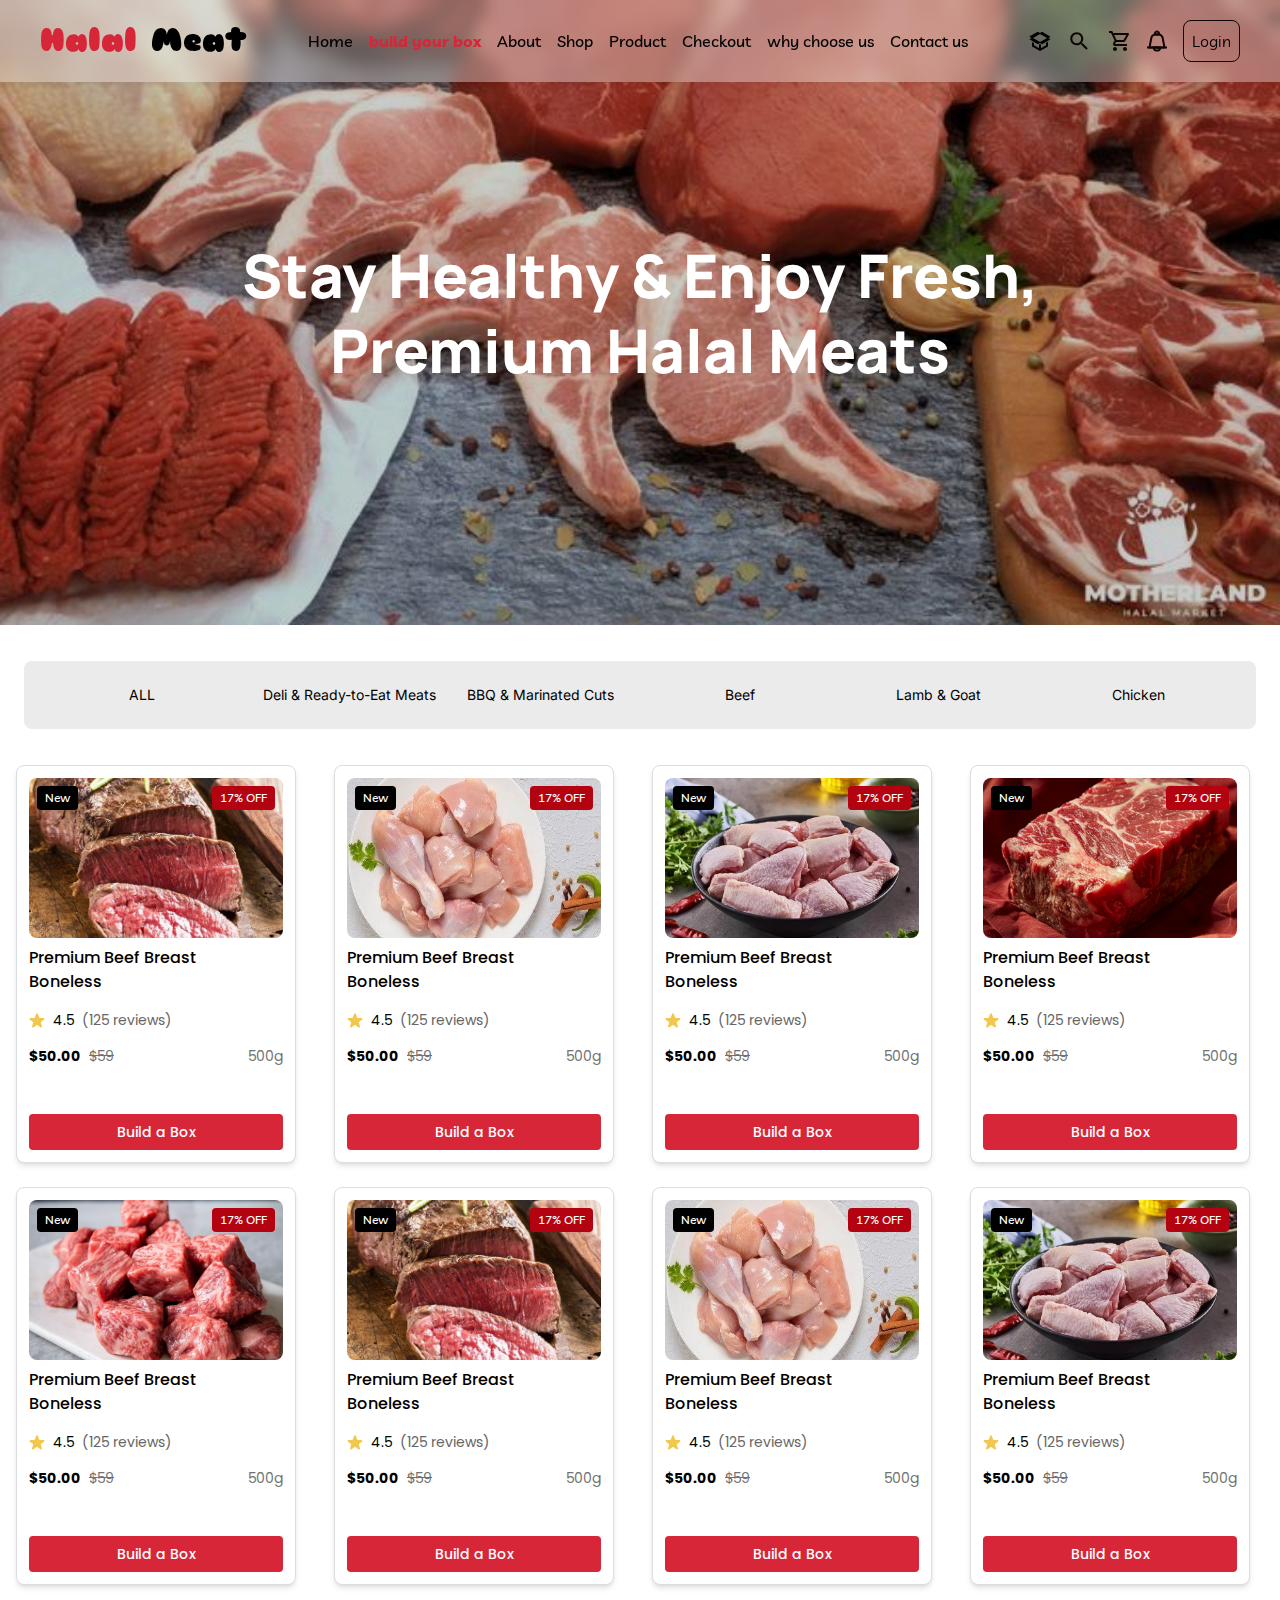
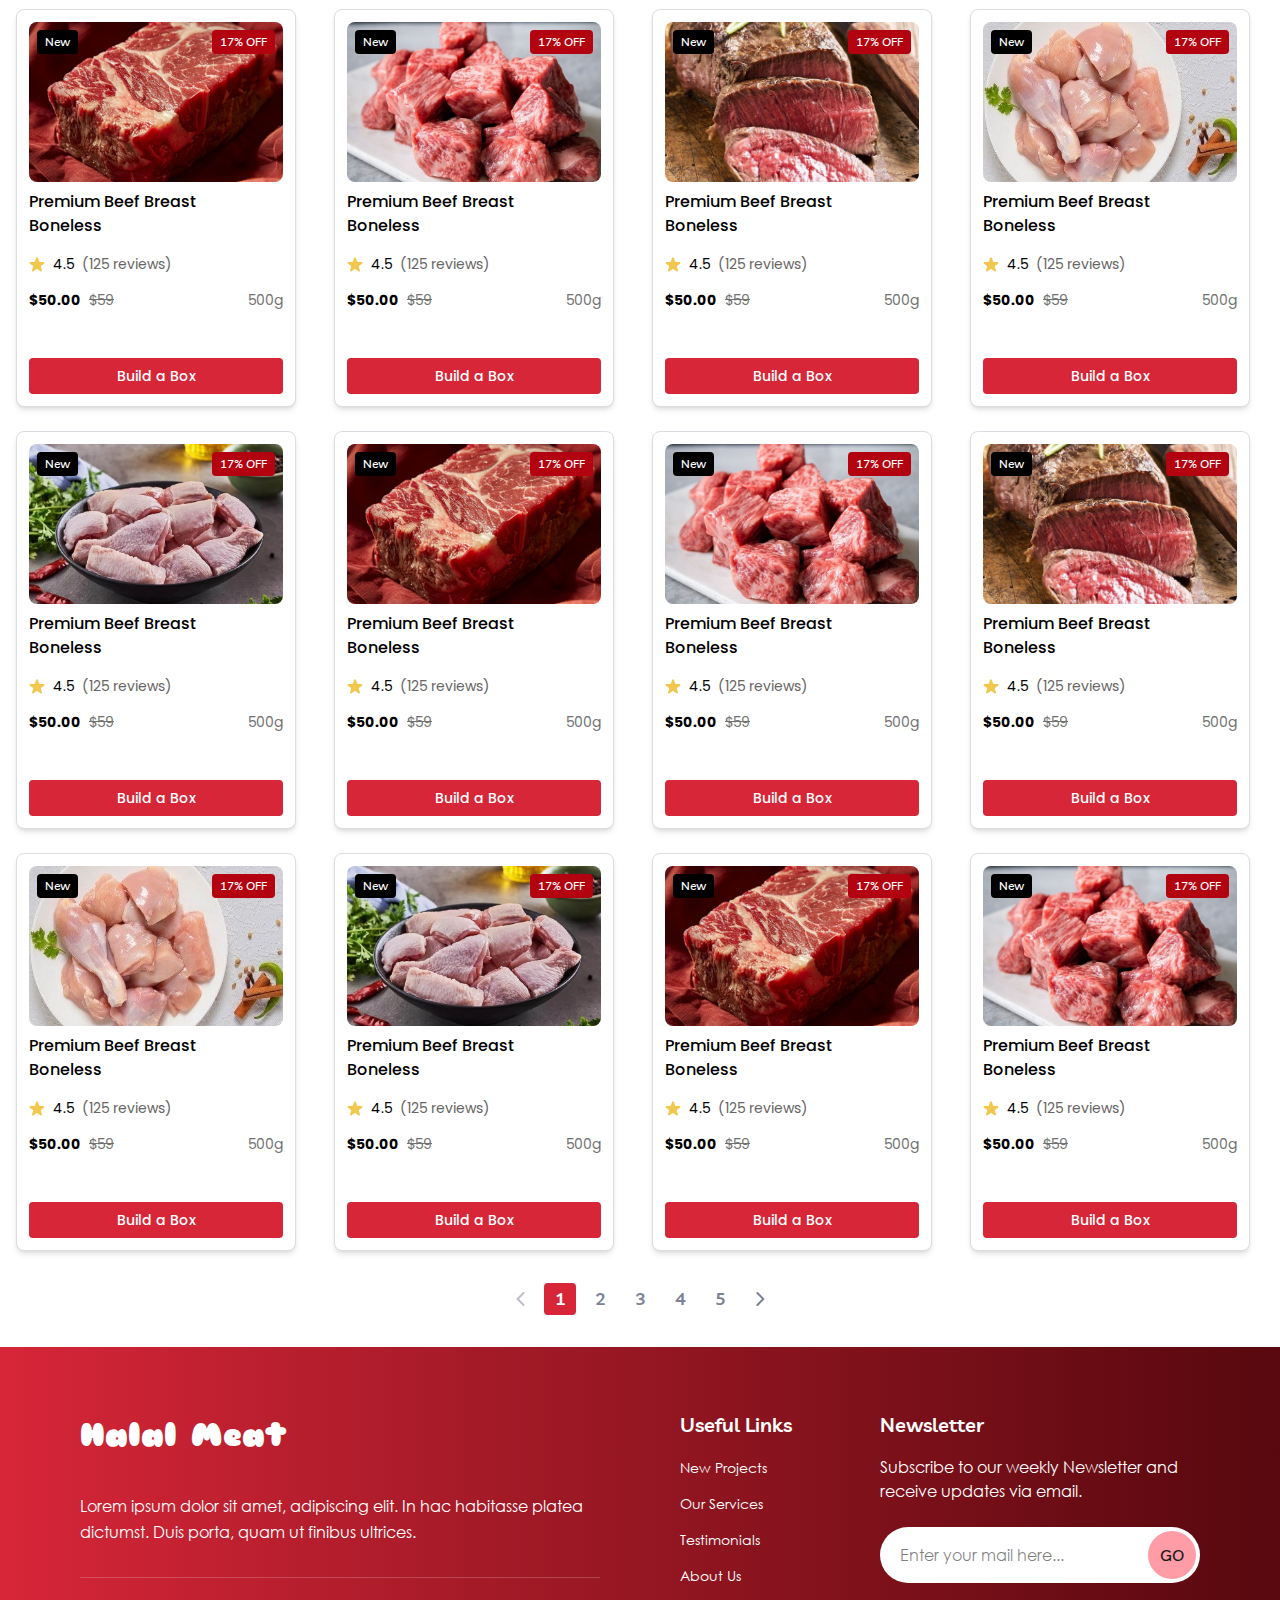
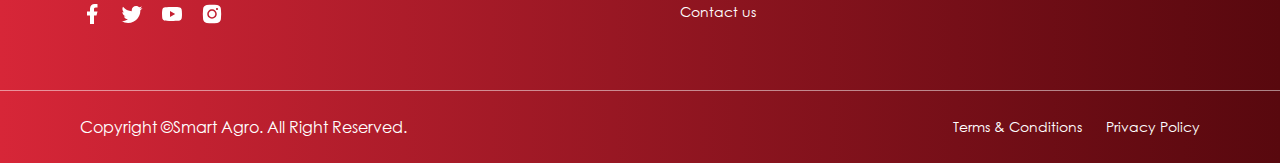
<file: src/build-your-box.html>
<!DOCTYPE html>
<html lang="en">

<head>
    <meta charset="UTF-8">
    <meta name="viewport" content="width=device-width, initial-scale=1.0">
    <title>Halal Meat - Build Your Box</title>
    <link href="./output.css" rel="stylesheet">
    <style>
        .hero-bg {
            background-image:
                linear-gradient(to right, #7BC055 0%, #022700 100%),
                url('./src/assets/images/product-bg.png');
            background-position: center;
            background-blend-mode: screen;
            backdrop-filter: opacity(0.7);
        }

        .product-card {
            transition: all 0.3s ease;
        }

        .product-card:hover {
            transform: translateY(-2px);
            box-shadow: 0 10px 25px rgba(0, 0, 0, 0.1);
        }

        .category-btn {
            transition: all 0.2s ease;
            background-color: transparent;
            color: black;
        }

        .category-btn:hover {
            background-color: #D72638;
            color: white;
        }

        .category-btn.active {
            background-color: #D72638;
            color: white;
        }
    </style>
</head>

<body class="2xl:max-w-[3000px] mx-auto font-livvic min-h-screen">
    <!-- Header -->
    <header class="fixed top-0 left-0 right-0 z-50 bg-[#ffffff58] backdrop-blur-sm shadow-[0_4px_4px_#0000000D]">
        <div class="px-10 py-4">
            <div class="flex items-center justify-between">
                <!-- Logo -->
                <a href="./index.html" class="cursor-pointer">
                    <h1 class="font-extrabold text-lg lg:text-[32px] text-[#D72638] font-sniglet">
                        Halal <span class="text-black">Meat</span>
                    </h1>
                </a>

                <!-- Navigation -->
                <nav id="mobile-menu" class="hidden xl:flex items-center space-x-4 2xl:space-x-8 font-medium text-base">
                    <a href="./index.html" class="text-black hover:text-white/80 transition-colors">Home</a>
                    <a href="./build-your-box.html"
                        class="text-[#D72638] hover:text-white/80 transition-colors font-bold">build your
                        box</a>
                    <a href="./about.html" class="text-black hover:text-white/80 transition-colors">About</a>
                    <a href="./shop.html" class="text-black hover:text-white/80 transition-colors">Shop</a>
                    <a href="./products.html" class="text-black hover:text-white/80 transition-colors">Product</a>
                    <a href="./checkout.html" class="text-black hover:text-white/80 transition-colors">Checkout</a>
                    <a href="./why-choose-us.html" class="text-black hover:text-white/80 transition-colors">why choose
                        us</a>
                    <a href="./contact.html" class="text-black hover:text-white/80 transition-colors">Contact us</a>
                </nav>

                <div class="hidden xl:flex items-center justify-between gap-4 2xl:gap-8">
                    <a href="./build-your-box.html">
                        <svg width="22" height="20" viewBox="0 0 22 20" fill="none" xmlns="http://www.w3.org/2000/svg">
                            <path
                                d="M18.9995 10.8413L19.0005 15.5003L11.0005 20.0003L3.00045 15.5003L2.99947 10.9183L4.99948 12.0873L5.00047 14.3303L10.0005 17.1423L9.99945 13.6723L11.0074 13.0541L11.9995 13.6643L12.0005 17.1423L17.0005 14.3293L16.9995 12.0093L18.9995 10.8413ZM8.75136 0.704102L10.9728 2.01613L11.0005 2.00029L11.0128 2.00713L13.1166 0.76532L21.5262 5.66699L19.4148 6.96313L21.5265 8.20968L13.0647 13.1512L11.0018 11.8841L8.87417 13.1918L0.412391 8.25027L2.5708 6.97513L0.341797 5.60582L8.75136 0.704102ZM18.0755 7.0003L10.9955 3.1063L4.05791 7.0003L10.9955 10.8943L18.0755 7.0003Z"
                                fill="black" />
                        </svg>
                    </a>
                    <button>
                        <svg width="24" height="24" viewBox="0 0 24 24" fill="none" xmlns="http://www.w3.org/2000/svg">
                            <path
                                d="M15.7549 14.2549H14.9649L14.6849 13.9849C15.6649 12.8449 16.2549 11.3649 16.2549 9.75488C16.2549 6.16488 13.3449 3.25488 9.75488 3.25488C6.16488 3.25488 3.25488 6.16488 3.25488 9.75488C3.25488 13.3449 6.16488 16.2549 9.75488 16.2549C11.3649 16.2549 12.8449 15.6649 13.9849 14.6849L14.2549 14.9649V15.7549L19.2549 20.7449L20.7449 19.2549L15.7549 14.2549ZM9.75488 14.2549C7.26488 14.2549 5.25488 12.2449 5.25488 9.75488C5.25488 7.26488 7.26488 5.25488 9.75488 5.25488C12.2449 5.25488 14.2549 7.26488 14.2549 9.75488C14.2549 12.2449 12.2449 14.2549 9.75488 14.2549Z"
                                fill="#100404" />
                        </svg>
                    </button>
                    <a href="./card.html">
                        <svg width="24" height="24" viewBox="0 0 24 24" fill="none" xmlns="http://www.w3.org/2000/svg">
                            <path
                                d="M16.5461 13C17.2961 13 17.9561 12.59 18.2961 11.97L21.8761 5.48C22.2461 4.82 21.7661 4 21.0061 4H6.20609L5.26609 2H1.99609V4H3.99609L7.59609 11.59L6.24609 14.03C5.51609 15.37 6.47609 17 7.99609 17H19.9961V15H7.99609L9.09609 13H16.5461ZM7.15609 6H19.3061L16.5461 11H9.52609L7.15609 6ZM7.99609 18C6.89609 18 6.00609 18.9 6.00609 20C6.00609 21.1 6.89609 22 7.99609 22C9.09609 22 9.99609 21.1 9.99609 20C9.99609 18.9 9.09609 18 7.99609 18ZM17.9961 18C16.8961 18 16.0061 18.9 16.0061 20C16.0061 21.1 16.8961 22 17.9961 22C19.0961 22 19.9961 21.1 19.9961 20C19.9961 18.9 19.0961 18 17.9961 18Z"
                                fill="#100404" />
                        </svg>
                    </a>
                    <a href="./notification.html">
                        <svg width="20" height="22" viewBox="0 0 20 22" fill="none" xmlns="http://www.w3.org/2000/svg">
                            <path fill-rule="evenodd" clip-rule="evenodd"
                                d="M3.39404 7.55577C3.84677 5.20157 5.90673 3.5 8.30407 3.5H11.6959C14.0933 3.5 16.1532 5.20156 16.606 7.55576L18.482 17.3112C18.5383 17.6041 18.461 17.9069 18.271 18.1368C18.081 18.3668 17.7983 18.5 17.5 18.5H2.50001C2.20171 18.5 1.91899 18.3668 1.72902 18.1368C1.53905 17.9069 1.46167 17.6041 1.518 17.3112L3.39404 7.55577ZM8.30407 5.5C6.86567 5.5 5.62969 6.52094 5.35805 7.93346L3.71064 16.5H16.2894L14.642 7.93346C14.3703 6.52094 13.1343 5.5 11.6959 5.5H8.30407Z"
                                fill="#100404" />
                            <path fill-rule="evenodd" clip-rule="evenodd" d="M20 18.5H0V16.5H20V18.5Z" fill="#100404" />
                            <path fill-rule="evenodd" clip-rule="evenodd"
                                d="M6 17.5C6 16.9477 6.44772 16.5 7 16.5H13C13.5523 16.5 14 16.9477 14 17.5V18.5C14 20.1569 12.6569 21.5 11 21.5H9C7.34315 21.5 6 20.1569 6 18.5V17.5ZM8 18.5C8 19.0523 8.44772 19.5 9 19.5H11C11.5523 19.5 12 19.0523 12 18.5H8Z"
                                fill="#100404" />
                            <path fill-rule="evenodd" clip-rule="evenodd"
                                d="M7 4.5C7 5.05228 7.44772 5.5 8 5.5H12C12.5523 5.5 13 5.05228 13 4.5V3.5C13 1.84315 11.6569 0.5 10 0.5C8.34315 0.5 7 1.84315 7 3.5V4.5ZM9 3.5C9 2.94772 9.44772 2.5 10 2.5C10.5523 2.5 11 2.94772 11 3.5H9Z"
                                fill="#100404" />
                        </svg>
                    </a>
                    <a href="./login.html" class="border border-[#100404] text-black rounded-lg p-2">
                        Login
                    </a>
                </div>

                <!-- Mobile Menu Button -->
                <button id="mobile-menu-button" class="xl:hidden text-white">
                    <svg class="w-6 h-6" fill="none" stroke="currentColor" viewBox="0 0 24 24">
                        <path stroke-linecap="round" stroke-linejoin="round" stroke-width="2"
                            d="M4 6h16M4 12h16M4 18h16"></path>
                    </svg>
                </button>

                <nav id="mobile-menu-dropdown"
                    class="xl:hidden hidden gap-4 items-start space-x-8 font-medium text-base bg-black/70 backdrop-blur-md shadow-2xl border-t border-white/10 scrollbar-y-thin absolute top-full left-0 right-0 z-50 p-4 flex flex-col gap-4">
                    <a href="./index.html"
                        class="text-white hover:text-red-400 transition-all duration-300 font-bold py-3 px-6 rounded-lg hover:bg-white/10 w-full text-center">Home</a>
                    <a href="./build-your-box.html"
                        class="text-white hover:text-red-400 transition-all duration-300 py-3 px-6 rounded-lg hover:bg-white/10 w-full text-center">build
                        your box</a>
                    <a href="./about.html"
                        class="text-white hover:text-red-400 transition-all duration-300 py-3 px-6 rounded-lg hover:bg-white/10 w-full text-center">About</a>
                    <a href="./shop.html"
                        class="text-white hover:text-red-400 transition-all duration-300 py-3 px-6 rounded-lg hover:bg-white/10 w-full text-center">Shop</a>
                    <a href="./products.html"
                        class="text-white hover:text-red-400 transition-all duration-300 py-3 px-6 rounded-lg hover:bg-white/10 w-full text-center">Product</a>
                    <a href="./checkout.html"
                        class="text-white hover:text-red-400 transition-all duration-300 py-3 px-6 rounded-lg hover:bg-white/10 w-full text-center">Checkout</a>
                    <a href="./why-choose-us.html"
                        class="text-white hover:text-red-400 transition-all duration-300 py-3 px-6 rounded-lg hover:bg-white/10 w-full text-center">why
                        choose us</a>
                    <a href="./contact.html"
                        class="text-white hover:text-red-400 transition-all duration-300 py-3 px-6 rounded-lg hover:bg-white/10 w-full text-center">Contact
                        us</a>
                    <a href="./card.html"
                        class="flex gap-3 items-center justify-center text-white hover:text-red-400 transition-all duration-300 py-3 px-6 rounded-lg hover:bg-white/10 w-full text-center">
                        <svg width="24" height="24" viewBox="0 0 24 24" fill="none" xmlns="http://www.w3.org/2000/svg">
                            <path
                                d="M16.5461 13C17.2961 13 17.9561 12.59 18.2961 11.97L21.8761 5.48C22.2461 4.82 21.7661 4 21.0061 4H6.20609L5.26609 2H1.99609V4H3.99609L7.59609 11.59L6.24609 14.03C5.51609 15.37 6.47609 17 7.99609 17H19.9961V15H7.99609L9.09609 13H16.5461ZM7.15609 6H19.3061L16.5461 11H9.52609L7.15609 6ZM7.99609 18C6.89609 18 6.00609 18.9 6.00609 20C6.00609 21.1 6.89609 22 7.99609 22C9.09609 22 9.99609 21.1 9.99609 20C9.99609 18.9 9.09609 18 7.99609 18ZM17.9961 18C16.8961 18 16.0061 18.9 16.0061 20C16.0061 21.1 16.8961 22 17.9961 22C19.0961 22 19.9961 21.1 19.9961 20C19.9961 18.9 19.0961 18 17.9961 18Z"
                                fill="#fff" />
                        </svg>
                        Cart
                    </a>
                    <a href="./notification.html"
                        class="flex gap-3 items-center justify-center text-white hover:text-red-400 transition-all duration-300 py-3 px-6 rounded-lg hover:bg-white/10 w-full text-center">
                        <svg width="20" height="22" viewBox="0 0 20 22" fill="none" xmlns="http://www.w3.org/2000/svg">
                            <path fill-rule="evenodd" clip-rule="evenodd"
                                d="M3.39404 7.55577C3.84677 5.20157 5.90673 3.5 8.30407 3.5H11.6959C14.0933 3.5 16.1532 5.20156 16.606 7.55576L18.482 17.3112C18.5383 17.6041 18.461 17.9069 18.271 18.1368C18.081 18.3668 17.7983 18.5 17.5 18.5H2.50001C2.20171 18.5 1.91899 18.3668 1.72902 18.1368C1.53905 17.9069 1.46167 17.6041 1.518 17.3112L3.39404 7.55577ZM8.30407 5.5C6.86567 5.5 5.62969 6.52094 5.35805 7.93346L3.71064 16.5H16.2894L14.642 7.93346C14.3703 6.52094 13.1343 5.5 11.6959 5.5H8.30407Z"
                                fill="#fff" />
                            <path fill-rule="evenodd" clip-rule="evenodd" d="M20 18.5H0V16.5H20V18.5Z" fill="#fff" />
                            <path fill-rule="evenodd" clip-rule="evenodd"
                                d="M6 17.5C6 16.9477 6.44772 16.5 7 16.5H13C13.5523 16.5 14 16.9477 14 17.5V18.5C14 20.1569 12.6569 21.5 11 21.5H9C7.34315 21.5 6 20.1569 6 18.5V17.5ZM8 18.5C8 19.0523 8.44772 19.5 9 19.5H11C11.5523 19.5 12 19.0523 12 18.5H8Z"
                                fill="#fff" />
                            <path fill-rule="evenodd" clip-rule="evenodd"
                                d="M7 4.5C7 5.05228 7.44772 5.5 8 5.5H12C12.5523 5.5 13 5.05228 13 4.5V3.5C13 1.84315 11.6569 0.5 10 0.5C8.34315 0.5 7 1.84315 7 3.5V4.5ZM9 3.5C9 2.94772 9.44772 2.5 10 2.5C10.5523 2.5 11 2.94772 11 3.5H9Z"
                                fill="#fff" />
                        </svg>
                        Notifications
                    </a>
                    <a href="./login.html"
                        class="text-white hover:text-red-400 transition-all duration-300 py-3 px-6 rounded-lg hover:bg-white/10 w-full text-center">
                        Login
                    </a>
                </nav>
            </div>
        </div>
    </header>
    <!-- Hero Section -->
    <section class="relative h-[400px] md:h-[625px] bg-no-repeat bg-cover w-full"
        style="background-image: url('./assets/images/healty-meat.jpg'); object-fit: cover;  width: full; background-position: bottom;">
        <!-- Dark Overlay -->
        <div class="absolute inset-0 bg-[#00000033]"></div>

        <!-- Hero Content -->
        <div class="relative z-10 flex flex-col items-center justify-center h-full text-center px-6">
            <h1
                class="text-white text-3xl md:text-5xl lg:text-6xl font-extrabold font-livvic leading-tight font-manrope">
                Stay Healthy & Enjoy Fresh,<br>
                Premium Halal Meats
            </h1>
        </div>
    </section>

    <!-- Category Filter -->
    <section class="py-3 my-6 px-4 sm:px-6">
        <div class="bg-[#EBEBEB] px-3 sm:px-6 py-4 w-full rounded-lg">
            <!-- Mobile: Horizontal scroll -->
            <div class="block sm:hidden">
                <div class="flex flex-col overflow-x-auto space-x-3 pb-2 scrollbar-hide">
                    <button
                        class="category-btn px-3 py-2 rounded whitespace-nowrap text-sm font-inter font-normal bg-[#D72638] text-white"
                        data-category="all">ALL</button>
                    <button
                        class="category-btn px-3 py-2 rounded whitespace-nowrap text-sm font-inter font-normal bg-white text-black hover:bg-[#D72638] hover:text-white transition-colors"
                        data-category="cut-ready">Deli & Ready-to-Eat</button>
                    <button
                        class="category-btn px-3 py-2 rounded whitespace-nowrap text-sm font-inter font-normal bg-white text-black hover:bg-[#D72638] hover:text-white transition-colors"
                        data-category="marinated">BBQ & Marinated</button>
                    <button
                        class="category-btn px-3 py-2 rounded whitespace-nowrap text-sm font-inter font-normal bg-white text-black hover:bg-[#D72638] hover:text-white transition-colors"
                        data-category="beef">Beef</button>
                    <button
                        class="category-btn px-3 py-2 rounded whitespace-nowrap text-sm font-inter font-normal bg-white text-black hover:bg-[#D72638] hover:text-white transition-colors"
                        data-category="lamb-goat">Lamb & Goat</button>
                    <button
                        class="category-btn px-3 py-2 rounded whitespace-nowrap text-sm font-inter font-normal bg-white text-black hover:bg-[#D72638] hover:text-white transition-colors"
                        data-category="chicken">Chicken</button>
                </div>
            </div>

            <!-- Desktop: Grid layout -->
            <div class="hidden sm:block">
                <div class="grid grid-cols-2 md:grid-cols-3 lg:grid-cols-6 gap-3 text-sm font-inter font-normal">
                    <button
                        class="category-btn px-4 py-2 rounded whitespace-nowrap bg-[#D72638] text-white hover:bg-[#B30310] transition-colors"
                        data-category="all">ALL</button>
                    <button
                        class="category-btn px-4 py-2 rounded whitespace-nowrap bg-white text-black hover:bg-[#D72638] hover:text-white transition-colors"
                        data-category="cut-ready">Deli & Ready-to-Eat Meats</button>
                    <button
                        class="category-btn px-4 py-2 rounded whitespace-nowrap bg-white text-black hover:bg-[#D72638] hover:text-white transition-colors"
                        data-category="marinated">BBQ & Marinated Cuts</button>
                    <button
                        class="category-btn px-4 py-2 rounded whitespace-nowrap bg-white text-black hover:bg-[#D72638] hover:text-white transition-colors"
                        data-category="beef">Beef</button>
                    <button
                        class="category-btn px-4 py-2 rounded whitespace-nowrap bg-white text-black hover:bg-[#D72638] hover:text-white transition-colors"
                        data-category="lamb-goat">Lamb & Goat</button>
                    <button
                        class="category-btn px-4 py-2 rounded whitespace-nowrap bg-white text-black hover:bg-[#D72638] hover:text-white transition-colors"
                        data-category="chicken">Chicken</button>
                </div>
            </div>
        </div>
    </section>

    <!-- Products Grid -->
    <section class="px-4 flex items-center justify-center">
        <div id="productsGrid"
            class="grid grid-cols-1 sm:grid-cols-2 md:grid-cols-3 lg:grid-cols-4 xl:grid-cols-4 2xl:grid-cols-5 gap-6 w-full">
            <!-- Products will be inserted here -->
        </div>
    </section>

    <!-- Pagination -->
    <section class="py-8">
        <div class="max-w-7xl mx-auto px-4">
            <div class="flex justify-center space-x-2" id="pagination-container">
                <button id="prev-btn"
                    class="w-8 h-8 flex items-center justify-center cursor-pointer transition-opacity">
                    <svg width="9" height="14" viewBox="0 0 9 14" fill="none" xmlns="http://www.w3.org/2000/svg">
                        <path d="M7.5301 1.08008L1.6001 7.00008L7.5301 12.9201" stroke="#7E8299" stroke-width="2"
                            stroke-linecap="round" stroke-linejoin="round" />
                    </svg>
                </button>

                <button id="page-1"
                    class="w-8 h-8 bg-[#D72638] text-white rounded flex items-center justify-center cursor-pointer transition-all font-semibold text-lg">1</button>
                <button id="page-2"
                    class="w-8 h-8 text-[#7E8299] rounded flex items-center justify-center hover:bg-[#D72638] hover:text-white cursor-pointer transition-all font-semibold text-lg">2</button>
                <button id="page-3"
                    class="w-8 h-8 text-[#7E8299] rounded flex items-center justify-center hover:bg-[#D72638] hover:text-white cursor-pointer transition-all font-semibold text-lg">3</button>
                <button id="page-4"
                    class="w-8 h-8 text-[#7E8299] rounded flex items-center justify-center hover:bg-[#D72638] hover:text-white cursor-pointer transition-all font-semibold text-lg">4</button>
                <button id="page-5"
                    class="w-8 h-8 text-[#7E8299] rounded flex items-center justify-center hover:bg-[#D72638] hover:text-white cursor-pointer transition-all font-semibold text-lg">5</button>
                <button id="next-btn"
                    class="w-8 h-8 flex items-center justify-center cursor-pointer transition-opacity">
                    <svg width="9" height="14" viewBox="0 0 9 14" fill="none" xmlns="http://www.w3.org/2000/svg">
                        <path d="M1.37988 1.08008L7.30988 7.00008L1.37988 12.9201" stroke="#7E8299" stroke-width="2"
                            stroke-linecap="round" stroke-linejoin="round" />
                    </svg>
                </button>
            </div>
        </div>
    </section>

    <!-- Footer -->
    <footer class="bg-linear-to-r from-[#D72638] to-[#58080E] text-white">
        <!-- Main Footer Content -->
        <div class="px-6 md:px-12 lg:px-20 mx-auto py-16 text-center md:text-start">
            <div class="grid grid-cols-1 md:grid-cols-3 lg:grid-cols-6 gap-8 lg:gap-20">
                <!-- Left Column - Halal Meat -->
                <div class="col-span-1 lg:col-span-3">
                    <a href="./index.html" class="cursor-pointer">
                        <h1 class="font-extrabold text-lg lg:text-[32px] text-white font-sniglet">
                            Halal Meat</span>
                        </h1>
                    </a>
                    <p class="text-white font-normal text-base my-8 leading-relaxed font-century-gothic">
                        Lorem ipsum dolor sit amet, adipiscing elit. In hac habitasse platea dictumst. Duis porta, quam
                        ut finibus ultrices.
                    </p>

                    <div class="w-full bg-[#FFFFFF33] h-[1px]"></div>
                    <!-- Social Media Icons -->
                    <div class="flex space-x-4 mt-6 justify-center md:justify-start">
                        <a href="#">
                            <svg width="24" height="24" viewBox="0 0 24 24" fill="none"
                                xmlns="http://www.w3.org/2000/svg">
                                <path
                                    d="M14 13.5H16.5L17.5 9.5H14V7.5C14 6.47 14 5.5 16 5.5H17.5V2.14C17.174 2.097 15.943 2 14.643 2C11.928 2 10 3.657 10 6.7V9.5H7V13.5H10V22H14V13.5Z"
                                    fill="white" />
                            </svg>
                        </a>
                        <a href="#">
                            <svg width="24" height="24" viewBox="0 0 24 24" fill="none"
                                xmlns="http://www.w3.org/2000/svg">
                                <path
                                    d="M22.46 6C21.69 6.35 20.86 6.58 20 6.69C20.88 6.16 21.56 5.32 21.88 4.31C21.05 4.81 20.13 5.16 19.16 5.36C18.37 4.5 17.26 4 16 4C13.65 4 11.73 5.92 11.73 8.29C11.73 8.63 11.77 8.96 11.84 9.27C8.28004 9.09 5.11004 7.38 3.00004 4.79C2.63004 5.42 2.42004 6.16 2.42004 6.94C2.42004 8.43 3.17004 9.75 4.33004 10.5C3.62004 10.5 2.96004 10.3 2.38004 10V10.03C2.38004 12.11 3.86004 13.85 5.82004 14.24C5.19077 14.4122 4.53013 14.4362 3.89004 14.31C4.16165 15.1625 4.69358 15.9084 5.41106 16.4429C6.12854 16.9775 6.99549 17.2737 7.89004 17.29C6.37367 18.4904 4.49404 19.1393 2.56004 19.13C2.22004 19.13 1.88004 19.11 1.54004 19.07C3.44004 20.29 5.70004 21 8.12004 21C16 21 20.33 14.46 20.33 8.79C20.33 8.6 20.33 8.42 20.32 8.23C21.16 7.63 21.88 6.87 22.46 6Z"
                                    fill="white" />
                            </svg>
                        </a>
                        <a href="#">
                            <svg width="24" height="24" viewBox="0 0 24 24" fill="none"
                                xmlns="http://www.w3.org/2000/svg">
                                <path
                                    d="M10 15L15.19 12L10 9V15ZM21.56 7.17C21.69 7.64 21.78 8.27 21.84 9.07C21.91 9.87 21.94 10.56 21.94 11.16L22 12C22 14.19 21.84 15.8 21.56 16.83C21.31 17.73 20.73 18.31 19.83 18.56C19.36 18.69 18.5 18.78 17.18 18.84C15.88 18.91 14.69 18.94 13.59 18.94L12 19C7.81 19 5.2 18.84 4.17 18.56C3.27 18.31 2.69 17.73 2.44 16.83C2.31 16.36 2.22 15.73 2.16 14.93C2.09 14.13 2.06 13.44 2.06 12.84L2 12C2 9.81 2.16 8.2 2.44 7.17C2.69 6.27 3.27 5.69 4.17 5.44C4.64 5.31 5.5 5.22 6.82 5.16C8.12 5.09 9.31 5.06 10.41 5.06L12 5C16.19 5 18.8 5.16 19.83 5.44C20.73 5.69 21.31 6.27 21.56 7.17Z"
                                    fill="white" />
                            </svg>
                        </a>
                        <a href="#">
                            <svg width="24" height="24" viewBox="0 0 24 24" fill="none"
                                xmlns="http://www.w3.org/2000/svg">
                                <path
                                    d="M12 8.75C11.138 8.75 10.3114 9.09241 9.7019 9.7019C9.09241 10.3114 8.75 11.138 8.75 12C8.75 12.862 9.09241 13.6886 9.7019 14.2981C10.3114 14.9076 11.138 15.25 12 15.25C12.862 15.25 13.6886 14.9076 14.2981 14.2981C14.9076 13.6886 15.25 12.862 15.25 12C15.25 11.138 14.9076 10.3114 14.2981 9.7019C13.6886 9.09241 12.862 8.75 12 8.75Z"
                                    fill="white" />
                                <path fill-rule="evenodd" clip-rule="evenodd"
                                    d="M6.76982 3.08194C10.2458 2.69664 13.7538 2.69664 17.2298 3.08194C19.1288 3.29394 20.6598 4.78894 20.8828 6.69494C21.295 10.2196 21.295 13.7803 20.8828 17.3049C20.6598 19.2109 19.1288 20.7059 17.2308 20.9189C13.7545 21.3043 10.2462 21.3043 6.76982 20.9189C4.87082 20.7059 3.33982 19.2109 3.11682 17.3059C2.70455 13.781 2.70455 10.2199 3.11682 6.69494C3.33982 4.78894 4.87082 3.29394 6.76982 3.08194ZM16.9998 5.99994C16.7346 5.99994 16.4802 6.1053 16.2927 6.29284C16.1052 6.48037 15.9998 6.73473 15.9998 6.99994C15.9998 7.26516 16.1052 7.51951 16.2927 7.70705C16.4802 7.89459 16.7346 7.99994 16.9998 7.99994C17.265 7.99994 17.5194 7.89459 17.7069 7.70705C17.8945 7.51951 17.9998 7.26516 17.9998 6.99994C17.9998 6.73473 17.8945 6.48037 17.7069 6.29284C17.5194 6.1053 17.265 5.99994 16.9998 5.99994ZM7.24982 11.9999C7.24982 10.7402 7.75027 9.53198 8.64106 8.64119C9.53186 7.75039 10.74 7.24994 11.9998 7.24994C13.2596 7.24994 14.4678 7.75039 15.3586 8.64119C16.2494 9.53198 16.7498 10.7402 16.7498 11.9999C16.7498 13.2597 16.2494 14.4679 15.3586 15.3587C14.4678 16.2495 13.2596 16.7499 11.9998 16.7499C10.74 16.7499 9.53186 16.2495 8.64106 15.3587C7.75027 14.4679 7.24982 13.2597 7.24982 11.9999Z"
                                    fill="white" />
                            </svg>
                        </a>
                    </div>
                </div>

                <!-- Middle Column - Useful Links -->
                <div class="col-span-1">
                    <h3 class="text-xl font-semibold mb-4 font-livvic">Useful Links</h3>
                    <ul class="space-y-3">
                        <li><a href="#"
                                class="text-white hover:text-white/60 font-normal text-sm font-century-gothic transition-colors">New
                                Projects</a></li>
                        <li><a href="#"
                                class="text-white hover:text-white/60 font-normal text-sm font-century-gothic transition-colors">Our
                                Services</a></li>
                        <li><a href="#"
                                class="text-white hover:text-white/60 font-normal text-sm font-century-gothic transition-colors">Testimonials</a>
                        </li>
                        <li><a href="#"
                                class="text-white hover:text-white/60 font-normal text-sm font-century-gothic transition-colors">About
                                Us</a></li>
                        <li><a href="#"
                                class="text-white hover:text-white/60 font-normal text-sm font-century-gothic transition-colors">Contact
                                us</a></li>
                    </ul>
                </div>

                <!-- Right Column - Newsletter -->
                <div class="col-span-1 lg:col-span-2">
                    <h3 class="text-xl font-semibold mb-4 font-livvic">Newsletter</h3>
                    <p class="text-white mb-6 font-century-gothic font-normal text-base">
                        Subscribe to our weekly Newsletter and receive updates via email.
                    </p>
                    <!-- Newsletter Form -->
                    <div
                        class="flex items-center w-full max-w-md bg-white p-1 bg-opacity-20 rounded-[50px] overflow-hidden focus-within:ring-2 focus-within:ring-white focus-within:ring-opacity-50">
                        <input type="email" placeholder="Enter your mail here..."
                            class="flex-1 px-4 py-3 font-normal text-base font-century-gothic bg-transparent text-[#00000080] placeholder-[#00000080] focus:outline-none" />
                        <button
                            class="bg-[#FF9CA6] text-[#1A1A1A] font-medium text-base font-livvic p-3 rounded-[50px] hover:bg-opacity-70 transition-colors whitespace-nowrap">
                            GO
                        </button>
                    </div>

                </div>
            </div>
        </div>

        <!-- Bottom Footer Bar -->
        <div class="border-t border-[#FFFFFF80] border-opacity-20">
            <div class="container px-6 md:px-12 lg:px-20 mx-auto py-6">
                <div
                    class="flex flex-col md:flex-row justify-center md:justify-between text-center md:text-start items-center space-y-4 md:space-y-0 text-base font-century-gothic font-normal">
                    <div class="text-white hover:text-white/60 transition-colors">
                        Copyright ©Smart Agro. All Right Reserved.
                    </div>
                    <div class="flex space-x-6 text-sm">
                        <a href="#" class="text-white hover:text-white/60 transition-colors">Terms & Conditions</a>
                        <a href="#" class="text-white hover:text-white/60 transition-colors">Privacy Policy</a>
                    </div>
                </div>
            </div>
        </div>
    </footer>

    <script src="./mobile-menu.js"></script>

    <script>
        // Product data matching the meat theme
        const products = [
            {
                id: 1,
                name: "Premium Beef Breast Boneless",
                category: "cut-ready",
                image: "assets/images/product1.jpg",
                price: "50.00",
            },
            {
                id: 2,
                name: "Premium Beef Breast Boneless",
                category: "marinated",
                image: "assets/images/product2.jpg",
                price: "50.00",
            },
            {
                id: 3,
                name: "Premium Beef Breast Boneless",
                category: "beef",
                image: "assets/images/product3.jpg",
                price: "50.00",
            },
            {
                id: 4,
                name: "Premium Beef Breast Boneless",
                category: "lamb-goat",
                image: "assets/images/vibrant-studio-image.jpg",
                price: "50.00",
            },
            {
                id: 5,
                name: "Premium Beef Breast Boneless",
                category: "cut-ready",
                image: "assets/images/product5.jpg",
                price: "50.00",
            },
            {
                id: 6,
                name: "Premium Beef Breast Boneless",
                category: "marinated",
                image: "assets/images/product1.jpg",
                price: "50.00",
            },
            {
                id: 7,
                name: "Premium Beef Breast Boneless",
                category: "beef",
                image: "assets/images/product2.jpg",
                price: "50.00",
            },
            {
                id: 8,
                name: "Premium Beef Breast Boneless",
                category: "lamb-goat",
                image: "assets/images/product3.jpg",
                price: "50.00",
            },
            {
                id: 9,
                name: "Premium Beef Breast Boneless",
                category: "chicken",
                image: "assets/images/vibrant-studio-image.jpg",
                price: "50.00",
            },
            {
                id: 10,
                name: "Premium Beef Breast Boneless",
                category: "lamb-grind",
                image: "assets/images/product5.jpg",
                price: "50.00",
            },
            {
                id: 11,
                name: "Premium Beef Breast Boneless",
                category: "chicken",
                image: "assets/images/product1.jpg",
                price: "50.00",
            },
            {
                id: 12,
                name: "Premium Beef Breast Boneless",
                category: "lamb-grind",
                image: "assets/images/product2.jpg",
                price: "50.00",
            }
            ,
            {
                id: 13,
                name: "Premium Beef Breast Boneless",
                category: "lamb-grind",
                image: "assets/images/product3.jpg",
                price: "50.00",
            },
            {
                id: 14,
                name: "Premium Beef Breast Boneless",
                category: "lamb-grind",
                image: "assets/images/vibrant-studio-image.jpg",
                price: "50.00",
            },
            {
                id: 15,
                name: "Premium Beef Breast Boneless",
                category: "lamb-grind",
                image: "assets/images/product5.jpg",
                price: "50.00",
            },
            {
                id: 16,
                name: "Premium Beef Breast Boneless",
                category: "lamb-goat",
                image: "assets/images/product1.jpg",
                price: "50.00",
            },
            {
                id: 17,
                name: "Premium Beef Breast Boneless",
                category: "chicken",
                image: "assets/images/product2.jpg",
                price: "50.00",
            },
            {
                id: 18,
                name: "Premium Beef Breast Boneless",
                category: "lamb-grind",
                image: "assets/images/product3.jpg",
                price: "50.00",
            },
            {
                id: 19,
                name: "Premium Beef Breast Boneless",
                category: "lamb-grind",
                image: "assets/images/vibrant-studio-image.jpg",
                price: "50.00",
            },
            {
                id: 20,
                name: "Premium Beef Breast Boneless",
                category: "lamb-grind",
                image: "assets/images/product5.jpg",
                price: "50.00",
            },
            {
                id: 21,
                name: "Premium Beef Breast Boneless",
                category: "lamb-grind",
                image: "assets/images/product1.jpg",
                price: "50.00",
            },
            {
                id: 22,
                name: "Premium Beef Breast Boneless",
                category: "lamb-grind",
                image: "assets/images/product2.jpg",
                price: "50.00",
            },
            {
                id: 23,
                name: "Premium Beef Breast Boneless",
                category: "lamb-grind",
                image: "assets/images/product3.jpg",
                price: "50.00",
            },
            {
                id: 24,
                name: "Premium Beef Breast Boneless",
                category: "lamb-grind",
                image: "assets/images/vibrant-studio-image.jpg",
                price: "50.00",
            },
            {
                id: 25,
                name: "Premium Beef Breast Boneless",
                category: "lamb-grind",
                image: "assets/images/product5.jpg",
                price: "50.00",
            },
            {
                id: 26,
                name: "Premium Beef Breast Boneless",
                category: "lamb-grind",
                image: "assets/images/product1.jpg",
                price: "50.00",
            },
            {
                id: 27,
                name: "Premium Beef Breast Boneless",
                category: "lamb-grind",
                image: "assets/images/product2.jpg",
                price: "50.00",
            },
            {
                id: 28,
                name: "Premium Beef Breast Boneless",
                category: "lamb-grind",
                image: "assets/images/product3.jpg",
                price: "50.00",
            },
            {
                id: 29,
                name: "Premium Beef Breast Boneless",
                category: "lamb-grind",
                image: "assets/images/vibrant-studio-image.jpg",
                price: "50.00",
            },
            {
                id: 30,
                name: "Premium Beef Breast Boneless",
                category: "lamb-grind",
                image: "assets/images/product5.jpg",
                price: "50.00",
            }
        ];

        let filteredProducts = [...products];
        let currentCategory = 'all';
        let currentPage = 1;
        const productsPerPage = 20;

        // Create product card
        function createProductCard(product) {
            return `
                <div class="border border-[#DBDDE3] bg-white rounded-lg shadow-md overflow-hidden hover:shadow-lg transition-shadow p-3 flex-shrink-0 w-[350px] sm:w-[280px] md:w-[200px] lg:w-[280px] xl:w-[280px]">
                    <div class="relative font-livvic">
                        <img src="${product.image}" alt="${product.name}" class="w-full object-cover rounded-lg h-[160px]">
                        <div class="absolute top-2 left-2 bg-black text-white text-xs font-medium px-2 py-1 rounded">
                            New
                        </div>
                        <div class="absolute top-2 right-2 bg-[#B30310] text-white text-xs font-medium px-2 py-1 rounded">
                            17% OFF
                    </div>
                    </div>
                    <div class="font-poppins space-y-4">
                        <h3 class="font-medium text-base mt-2 max-w-[178px]">${product.name}</h3>
                        <div class="flex items-center">
                            <svg width="16" height="15" viewBox="0 0 16 15" fill="none" xmlns="http://www.w3.org/2000/svg">
                                <path d="M7.04894 0.92705C7.3483 0.00573921 8.6517 0.00573969 8.95106 0.92705L10.0206 4.21885C10.1545 4.63087 10.5385 4.90983 10.9717 4.90983H14.4329C15.4016 4.90983 15.8044 6.14945 15.0207 6.71885L12.2205 8.75329C11.87 9.00793 11.7234 9.4593 11.8572 9.87132L12.9268 13.1631C13.2261 14.0844 12.1717 14.8506 11.388 14.2812L8.58778 12.2467C8.2373 11.9921 7.7627 11.9921 7.41221 12.2467L4.61204 14.2812C3.82833 14.8506 2.77385 14.0844 3.0732 13.1631L4.14277 9.87132C4.27665 9.4593 4.12999 9.00793 3.7795 8.75329L0.979333 6.71885C0.195619 6.14945 0.598395 4.90983 1.56712 4.90983H5.02832C5.46154 4.90983 5.8455 4.63087 5.97937 4.21885L7.04894 0.92705Z" fill="#F1C74E" />
                                </svg>
                            <div class="flex gap-2 mx-2">
                                <span class="text-sm text-black">4.5 </span>
                                <span class="text-sm text-[#676565]">(125 reviews)</span>
                            </div>
                        </div>
                        <div class="flex items-center justify-between">
                            <div class="flex items-center gap-2">
                                <span class="font-bold text-sm">$${product.price}</span>
                                <span class="text-sm font-normal text-[#717171] line-through">$${product.originalPrice || (product.price * 1.17).toFixed(0)}</span>
                            </div>
                            <span class="text-sm font-normal text-[#717171]">${product.weight || '500g'}</span>
                        </div>
                        <button class="mt-8 w-full bg-[#D72638] text-white font-medium text-sm py-2 px-4 rounded hover:bg-red-700 transition-colors">
                            Build a Box
                        </button>
                    </div>
                </div>
            `;
        }

        // Render products
        function renderProducts() {
            const productsGrid = document.getElementById('productsGrid');
            // Always show the same 12 products regardless of page
            const productsToShow = filteredProducts.slice(0, 20);
            productsGrid.innerHTML = productsToShow.map(createProductCard).join('');
            updatePagination();
        }

        // Filter products by category
        function filterProducts(category) {
            currentCategory = category;
            currentPage = 1; // Reset to first page when filtering

            // Update active button
            document.querySelectorAll('.category-btn').forEach(btn => {
                btn.classList.remove('active');
                if (btn.dataset.category === category) {
                    btn.classList.add('active');
                }
            });

            // Filter products
            if (category === 'all') {
                filteredProducts = [...products];
            } else {
                filteredProducts = products.filter(product => product.category === category);
            }

            renderProducts();
        }

        // Update pagination buttons
        function updatePagination() {
            // Since we always show the same 12 products, we can have multiple pages
            const totalPages = 5; // Fixed number of pages

            // Update page number buttons
            for (let i = 1; i <= 5; i++) {
                const pageBtn = document.getElementById(`page-${i}`);
                // Always show all 5 buttons since we have 5 pages
                pageBtn.style.display = 'flex';
                if (i === currentPage) {
                    pageBtn.className = 'w-8 h-8 bg-[#D72638] text-white rounded flex items-center justify-center cursor-pointer transition-all font-semibold text-lg';
                } else {
                    pageBtn.className = 'w-8 h-8 text-[#7E8299] rounded flex items-center justify-center hover:bg-[#D72638] hover:text-white cursor-pointer transition-all font-semibold text-lg';
                }
            }

            // Update prev/next buttons
            const prevBtn = document.getElementById('prev-btn');
            const nextBtn = document.getElementById('next-btn');

            // Update prev button
            if (currentPage === 1) {
                prevBtn.style.opacity = '0.5';
                prevBtn.style.cursor = 'not-allowed';
                prevBtn.disabled = true;
            } else {
                prevBtn.style.opacity = '1';
                prevBtn.style.cursor = 'pointer';
                prevBtn.disabled = false;
            }

            // Update next button
            if (currentPage === totalPages) {
                nextBtn.style.opacity = '0.5';
                nextBtn.style.cursor = 'not-allowed';
                nextBtn.disabled = true;
            } else {
                nextBtn.style.opacity = '1';
                nextBtn.style.cursor = 'pointer';
                nextBtn.disabled = false;
            }
        }

        // Navigate to specific page
        function goToPage(page) {
            const totalPages = 5; // Fixed number of pages
            if (page >= 1 && page <= totalPages) {
                currentPage = page;
                renderProducts();
            }
        }

        // Event listeners
        document.querySelectorAll('.category-btn').forEach(btn => {
            btn.addEventListener('click', () => {
                const category = btn.dataset.category;
                filterProducts(category);
            });
        });

        // Pagination event listeners
        document.addEventListener('DOMContentLoaded', function () {
            // Prev button
            document.getElementById('prev-btn').addEventListener('click', () => {
                if (currentPage > 1) {
                    goToPage(currentPage - 1);
                }
            });

            // Page number buttons
            for (let i = 1; i <= 5; i++) {
                document.getElementById(`page-${i}`).addEventListener('click', () => {
                    const totalPages = 5; // Fixed number of pages
                    if (i <= totalPages) {
                        goToPage(i);
                    }
                });
            }

            // Next button
            document.getElementById('next-btn').addEventListener('click', () => {
                const totalPages = 5; // Fixed number of pages
                if (currentPage < totalPages) {
                    goToPage(currentPage + 1);
                }
            });
        });

        // Initialize
        renderProducts();       
    </script>
</body>

</html>
</file>
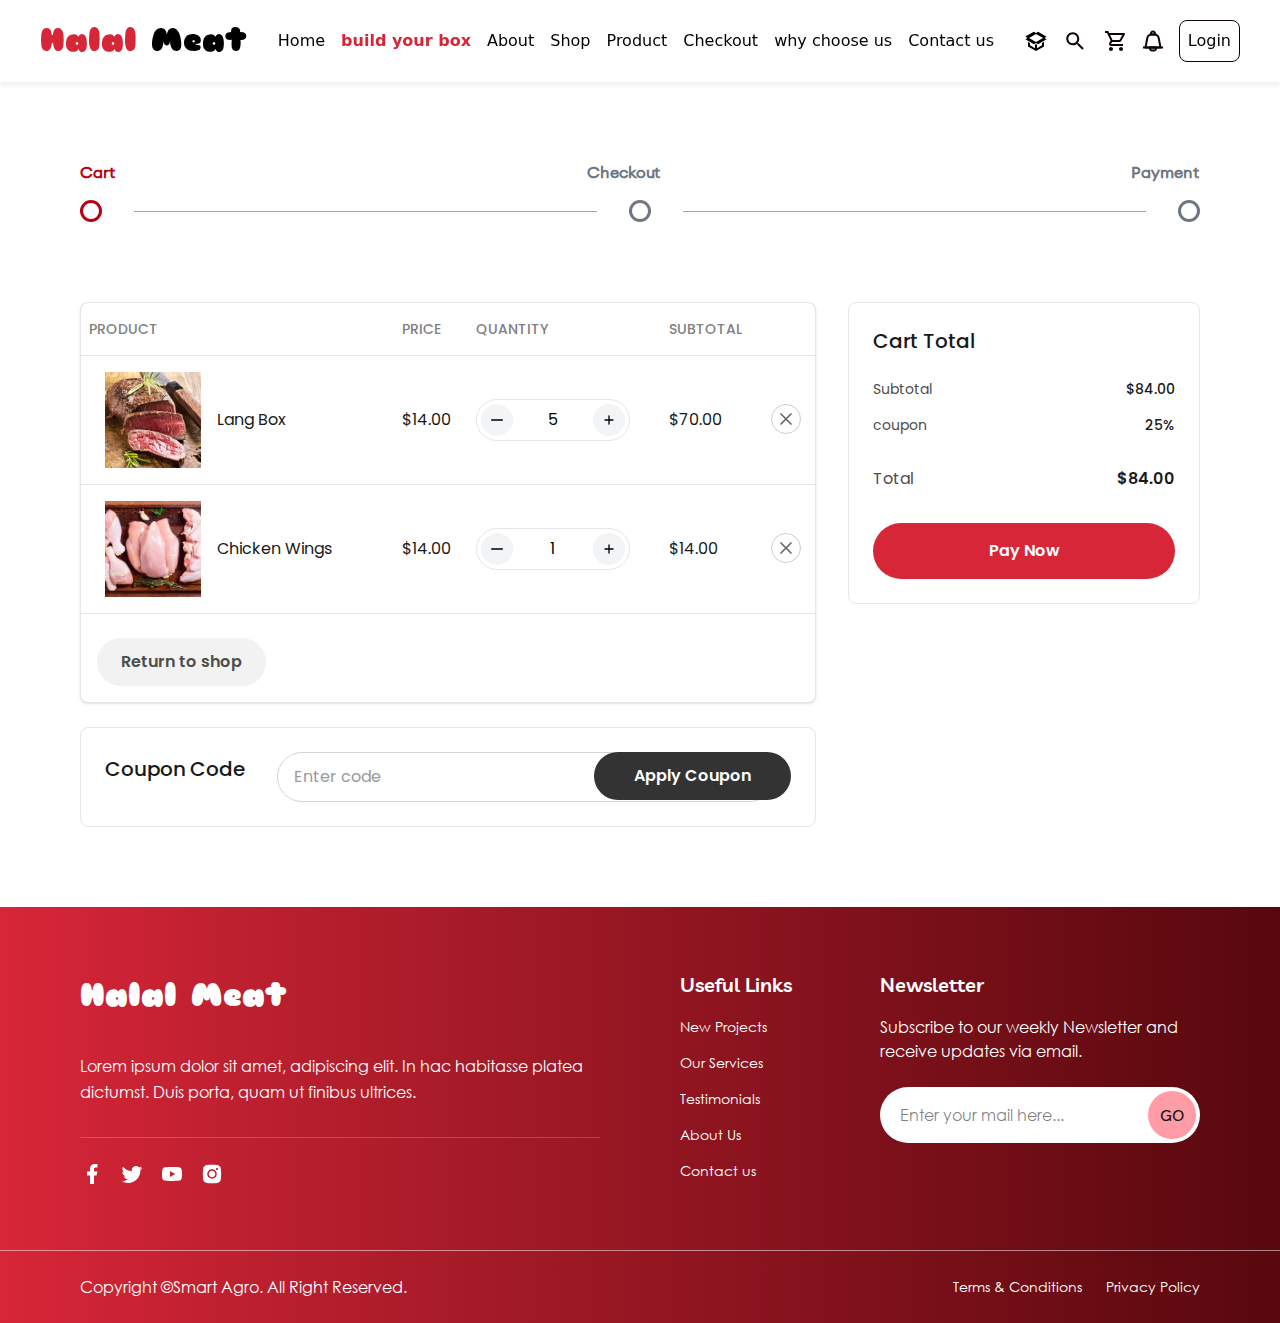
<file: src/cart.html>
<!DOCTYPE html>
<html lang="en">

<head>
    <meta charset="UTF-8">
    <meta name="viewport" content="width=device-width, initial-scale=1.0">
    <title>Cart</title>
    <link rel="stylesheet" href="./output.css">
</head>

<body>
    <!-- Header -->
    <header class="fixed top-0 left-0 right-0 z-50 bg-[#ffffff58] backdrop-blur-sm shadow-[0_4px_4px_#0000000D]">
        <div class="px-10 py-4">
            <div class="flex items-center justify-between">
                <!-- Logo -->
                <a href="./index.html" class="cursor-pointer">
                    <h1 class="font-extrabold text-lg lg:text-[32px] text-[#D72638] font-sniglet">
                        Halal <span class="text-black">Meat</span>
                    </h1>
                </a>

                <!-- Navigation -->
                <nav id="mobile-menu" class="hidden xl:flex items-center space-x-4 2xl:space-x-8 font-medium text-base">
                    <a href="./index.html" class="text-black hover:text-white/80 transition-colors">Home</a>
                    <a href="./build-your-box.html"
                        class="text-[#D72638] hover:text-white/80 transition-colors font-bold">build your
                        box</a>
                    <a href="./about.html" class="text-black hover:text-white/80 transition-colors">About</a>
                    <a href="./shop.html" class="text-black hover:text-white/80 transition-colors">Shop</a>
                    <a href="./products.html" class="text-black hover:text-white/80 transition-colors">Product</a>
                    <a href="./checkout.html" class="text-black hover:text-white/80 transition-colors">Checkout</a>
                    <a href="./why-choose-us.html" class="text-black hover:text-white/80 transition-colors">why choose
                        us</a>
                    <a href="./contact.html" class="text-black hover:text-white/80 transition-colors">Contact us</a>
                </nav>

                <div class="hidden xl:flex items-center justify-between gap-4 2xl:gap-8">
                    <a href="./build-your-box.html">
                        <svg width="22" height="20" viewBox="0 0 22 20" fill="none" xmlns="http://www.w3.org/2000/svg">
                            <path
                                d="M18.9995 10.8413L19.0005 15.5003L11.0005 20.0003L3.00045 15.5003L2.99947 10.9183L4.99948 12.0873L5.00047 14.3303L10.0005 17.1423L9.99945 13.6723L11.0074 13.0541L11.9995 13.6643L12.0005 17.1423L17.0005 14.3293L16.9995 12.0093L18.9995 10.8413ZM8.75136 0.704102L10.9728 2.01613L11.0005 2.00029L11.0128 2.00713L13.1166 0.76532L21.5262 5.66699L19.4148 6.96313L21.5265 8.20968L13.0647 13.1512L11.0018 11.8841L8.87417 13.1918L0.412391 8.25027L2.5708 6.97513L0.341797 5.60582L8.75136 0.704102ZM18.0755 7.0003L10.9955 3.1063L4.05791 7.0003L10.9955 10.8943L18.0755 7.0003Z"
                                fill="black" />
                        </svg>
                    </a>
                    <button>
                        <svg width="24" height="24" viewBox="0 0 24 24" fill="none" xmlns="http://www.w3.org/2000/svg">
                            <path
                                d="M15.7549 14.2549H14.9649L14.6849 13.9849C15.6649 12.8449 16.2549 11.3649 16.2549 9.75488C16.2549 6.16488 13.3449 3.25488 9.75488 3.25488C6.16488 3.25488 3.25488 6.16488 3.25488 9.75488C3.25488 13.3449 6.16488 16.2549 9.75488 16.2549C11.3649 16.2549 12.8449 15.6649 13.9849 14.6849L14.2549 14.9649V15.7549L19.2549 20.7449L20.7449 19.2549L15.7549 14.2549ZM9.75488 14.2549C7.26488 14.2549 5.25488 12.2449 5.25488 9.75488C5.25488 7.26488 7.26488 5.25488 9.75488 5.25488C12.2449 5.25488 14.2549 7.26488 14.2549 9.75488C14.2549 12.2449 12.2449 14.2549 9.75488 14.2549Z"
                                fill="#100404" />
                        </svg>
                    </button>
                    <a href="./card.html">
                        <svg width="24" height="24" viewBox="0 0 24 24" fill="none" xmlns="http://www.w3.org/2000/svg">
                            <path
                                d="M16.5461 13C17.2961 13 17.9561 12.59 18.2961 11.97L21.8761 5.48C22.2461 4.82 21.7661 4 21.0061 4H6.20609L5.26609 2H1.99609V4H3.99609L7.59609 11.59L6.24609 14.03C5.51609 15.37 6.47609 17 7.99609 17H19.9961V15H7.99609L9.09609 13H16.5461ZM7.15609 6H19.3061L16.5461 11H9.52609L7.15609 6ZM7.99609 18C6.89609 18 6.00609 18.9 6.00609 20C6.00609 21.1 6.89609 22 7.99609 22C9.09609 22 9.99609 21.1 9.99609 20C9.99609 18.9 9.09609 18 7.99609 18ZM17.9961 18C16.8961 18 16.0061 18.9 16.0061 20C16.0061 21.1 16.8961 22 17.9961 22C19.0961 22 19.9961 21.1 19.9961 20C19.9961 18.9 19.0961 18 17.9961 18Z"
                                fill="#100404" />
                        </svg>
                    </a>
                    <a href="./notification.html">
                        <svg width="20" height="22" viewBox="0 0 20 22" fill="none" xmlns="http://www.w3.org/2000/svg">
                            <path fill-rule="evenodd" clip-rule="evenodd"
                                d="M3.39404 7.55577C3.84677 5.20157 5.90673 3.5 8.30407 3.5H11.6959C14.0933 3.5 16.1532 5.20156 16.606 7.55576L18.482 17.3112C18.5383 17.6041 18.461 17.9069 18.271 18.1368C18.081 18.3668 17.7983 18.5 17.5 18.5H2.50001C2.20171 18.5 1.91899 18.3668 1.72902 18.1368C1.53905 17.9069 1.46167 17.6041 1.518 17.3112L3.39404 7.55577ZM8.30407 5.5C6.86567 5.5 5.62969 6.52094 5.35805 7.93346L3.71064 16.5H16.2894L14.642 7.93346C14.3703 6.52094 13.1343 5.5 11.6959 5.5H8.30407Z"
                                fill="#100404" />
                            <path fill-rule="evenodd" clip-rule="evenodd" d="M20 18.5H0V16.5H20V18.5Z" fill="#100404" />
                            <path fill-rule="evenodd" clip-rule="evenodd"
                                d="M6 17.5C6 16.9477 6.44772 16.5 7 16.5H13C13.5523 16.5 14 16.9477 14 17.5V18.5C14 20.1569 12.6569 21.5 11 21.5H9C7.34315 21.5 6 20.1569 6 18.5V17.5ZM8 18.5C8 19.0523 8.44772 19.5 9 19.5H11C11.5523 19.5 12 19.0523 12 18.5H8Z"
                                fill="#100404" />
                            <path fill-rule="evenodd" clip-rule="evenodd"
                                d="M7 4.5C7 5.05228 7.44772 5.5 8 5.5H12C12.5523 5.5 13 5.05228 13 4.5V3.5C13 1.84315 11.6569 0.5 10 0.5C8.34315 0.5 7 1.84315 7 3.5V4.5ZM9 3.5C9 2.94772 9.44772 2.5 10 2.5C10.5523 2.5 11 2.94772 11 3.5H9Z"
                                fill="#100404" />
                        </svg>
                    </a>
                    <a href="./login.html" class="border border-[#100404] text-black rounded-lg p-2">
                        Login
                    </a>
                </div>

                <!-- Mobile Menu Button -->
                <button id="mobile-menu-button" class="xl:hidden text-white">
                    <svg class="w-6 h-6" fill="none" stroke="currentColor" viewBox="0 0 24 24">
                        <path stroke-linecap="round" stroke-linejoin="round" stroke-width="2"
                            d="M4 6h16M4 12h16M4 18h16">
                        </path>
                    </svg>
                </button>

                <nav id="mobile-menu-dropdown"
                    class="xl:hidden hidden gap-4 items-start space-x-8 font-medium text-base bg-black/70 backdrop-blur-md shadow-2xl border-t border-white/10 scrollbar-y-thin absolute top-full left-0 right-0 z-50 p-4 flex flex-col gap-4">
                    <a href="./index.html"
                        class="text-white hover:text-red-400 transition-all duration-300 font-bold py-3 px-6 rounded-lg hover:bg-white/10 w-full text-center">Home</a>
                    <a href="./build-your-box.html"
                        class="text-white hover:text-red-400 transition-all duration-300 py-3 px-6 rounded-lg hover:bg-white/10 w-full text-center">build
                        your box</a>
                    <a href="./about.html"
                        class="text-white hover:text-red-400 transition-all duration-300 py-3 px-6 rounded-lg hover:bg-white/10 w-full text-center">About</a>
                    <a href="./shop.html"
                        class="text-white hover:text-red-400 transition-all duration-300 py-3 px-6 rounded-lg hover:bg-white/10 w-full text-center">Shop</a>
                    <a href="./products.html"
                        class="text-white hover:text-red-400 transition-all duration-300 py-3 px-6 rounded-lg hover:bg-white/10 w-full text-center">Product</a>
                    <a href="./checkout.html"
                        class="text-white hover:text-red-400 transition-all duration-300 py-3 px-6 rounded-lg hover:bg-white/10 w-full text-center">Checkout</a>
                    <a href="./why-choose-us.html"
                        class="text-white hover:text-red-400 transition-all duration-300 py-3 px-6 rounded-lg hover:bg-white/10 w-full text-center">why
                        choose us</a>
                    <a href="./contact.html"
                        class="text-white hover:text-red-400 transition-all duration-300 py-3 px-6 rounded-lg hover:bg-white/10 w-full text-center">Contact
                        us</a>
                    <a href="./card.html"
                        class="flex gap-3 items-center justify-center text-white hover:text-red-400 transition-all duration-300 py-3 px-6 rounded-lg hover:bg-white/10 w-full text-center">
                        <svg width="24" height="24" viewBox="0 0 24 24" fill="none" xmlns="http://www.w3.org/2000/svg">
                            <path
                                d="M16.5461 13C17.2961 13 17.9561 12.59 18.2961 11.97L21.8761 5.48C22.2461 4.82 21.7661 4 21.0061 4H6.20609L5.26609 2H1.99609V4H3.99609L7.59609 11.59L6.24609 14.03C5.51609 15.37 6.47609 17 7.99609 17H19.9961V15H7.99609L9.09609 13H16.5461ZM7.15609 6H19.3061L16.5461 11H9.52609L7.15609 6ZM7.99609 18C6.89609 18 6.00609 18.9 6.00609 20C6.00609 21.1 6.89609 22 7.99609 22C9.09609 22 9.99609 21.1 9.99609 20C9.99609 18.9 9.09609 18 7.99609 18ZM17.9961 18C16.8961 18 16.0061 18.9 16.0061 20C16.0061 21.1 16.8961 22 17.9961 22C19.0961 22 19.9961 21.1 19.9961 20C19.9961 18.9 19.0961 18 17.9961 18Z"
                                fill="#fff" />
                        </svg>
                        Cart
                    </a>
                    <a href="./notification.html"
                        class="flex gap-3 items-center justify-center text-white hover:text-red-400 transition-all duration-300 py-3 px-6 rounded-lg hover:bg-white/10 w-full text-center">
                        <svg width="20" height="22" viewBox="0 0 20 22" fill="none" xmlns="http://www.w3.org/2000/svg">
                            <path fill-rule="evenodd" clip-rule="evenodd"
                                d="M3.39404 7.55577C3.84677 5.20157 5.90673 3.5 8.30407 3.5H11.6959C14.0933 3.5 16.1532 5.20156 16.606 7.55576L18.482 17.3112C18.5383 17.6041 18.461 17.9069 18.271 18.1368C18.081 18.3668 17.7983 18.5 17.5 18.5H2.50001C2.20171 18.5 1.91899 18.3668 1.72902 18.1368C1.53905 17.9069 1.46167 17.6041 1.518 17.3112L3.39404 7.55577ZM8.30407 5.5C6.86567 5.5 5.62969 6.52094 5.35805 7.93346L3.71064 16.5H16.2894L14.642 7.93346C14.3703 6.52094 13.1343 5.5 11.6959 5.5H8.30407Z"
                                fill="#fff" />
                            <path fill-rule="evenodd" clip-rule="evenodd" d="M20 18.5H0V16.5H20V18.5Z" fill="#fff" />
                            <path fill-rule="evenodd" clip-rule="evenodd"
                                d="M6 17.5C6 16.9477 6.44772 16.5 7 16.5H13C13.5523 16.5 14 16.9477 14 17.5V18.5C14 20.1569 12.6569 21.5 11 21.5H9C7.34315 21.5 6 20.1569 6 18.5V17.5ZM8 18.5C8 19.0523 8.44772 19.5 9 19.5H11C11.5523 19.5 12 19.0523 12 18.5H8Z"
                                fill="#fff" />
                            <path fill-rule="evenodd" clip-rule="evenodd"
                                d="M7 4.5C7 5.05228 7.44772 5.5 8 5.5H12C12.5523 5.5 13 5.05228 13 4.5V3.5C13 1.84315 11.6569 0.5 10 0.5C8.34315 0.5 7 1.84315 7 3.5V4.5ZM9 3.5C9 2.94772 9.44772 2.5 10 2.5C10.5523 2.5 11 2.94772 11 3.5H9Z"
                                fill="#fff" />
                        </svg>
                        Notifications
                    </a>
                    <a href="./login.html"
                        class="text-white hover:text-red-400 transition-all duration-300 py-3 px-6 rounded-lg hover:bg-white/10 w-full text-center">
                        Login
                    </a>
                </nav>
            </div>
        </div>
    </header>
    <!-- Progress Indicator -->
    <div class="pt-40">
        <div class="container mx-auto px-6 md:px-12 lg:px-20">
            <div class="flex flex-col items-center justify-center space-y-4">
                <div class="flex items-center justify-between text-center w-full font-euclid-circular">
                    <span class=" text-[#B30310] font-semibold text-base">Cart</span>
                    <span class=" text-[#6E7583] font-semibold text-base">Checkout</span>
                    <span class=" text-[#6E7583] font-semibold text-base">Payment</span>
                </div>
                <div class="flex items-center justify-between space-x-4 sm:space-x-8 w-full">
                    <div
                        class="w-5 h-5 border-3 p-2 border-[#B30310] text-white rounded-full flex items-center justify-center text-sm font-semibold">
                    </div>
                    <div class="w-full h-[1px] bg-[#A1A4AC]"></div>
                    <div
                        class="w-5 h-5 border-3 p-2 border-[#6E7583] text-white rounded-full flex items-center justify-center text-sm font-semibold">
                    </div>
                    <div class="w-full h-[1px] bg-[#A1A4AC]"></div>
                    <div
                        class="w-5 h-5 border-3 p-2 border-[#6E7583] text-white rounded-full flex items-center justify-center text-sm font-semibold">
                    </div>
                </div>
            </div>
        </div>
    </div>
    </div>

    <!-- Main Content -->
    <main class=" my-20">
        <div class="container mx-auto px-6 md:px-12 lg:px-20">
            <div class="grid grid-cols-1 lg:grid-cols-3 gap-8">

                <!-- Cart Items Section -->
                <div class="lg:col-span-2">
                    <div class="bg-white rounded-lg shadow-sm border border-[#E6E6E6]">

                        <!-- Cart Table -->
                        <div class="font-poppins">
                            <!-- Mobile Card Layout (visible on screens smaller than sm) -->
                            <div class="sm:hidden space-y-4 p-4" id="mobile-cart-items">
                                <!-- Mobile Cart Item 1 -->
                                <div class="bg-white border border-[#E6E6E6] rounded-lg p-4 shadow-sm">
                                    <div class="flex items-start space-x-4">
                                        <img src="assets/images/product1.jpg" alt="Lang Box" class="w-20 h-20 object-cover rounded-lg flex-shrink-0">
                                        
                                        <div class="flex-1 min-w-0">
                                            <div class="flex items-center justify-between mb-2">
                                                <h3 class="font-normal text-[#1A1A1A] text-base mb-2">Lang Box</h3>
                                                <button class="remove-item text-[#666666] border border-[#CCCCCC] rounded-full p-1 hover:text-red-700 transition-colors" data-product="lang-box">
                                                    <svg class="w-4 h-4" fill="none" stroke="currentColor" viewBox="0 0 24 24">
                                                        <path stroke-linecap="round" stroke-linejoin="round" stroke-width="2" d="M6 18L18 6M6 6l12 12"></path>
                                                    </svg>
                                                </button>
                                            </div>
                                            <div class="flex items-center justify-between mb-3">
                                                <span class="font-normal text-[#1A1A1A] text-sm">$14.00</span>
                                                <span class="font-semibold text-[#1A1A1A] text-base subtotal" data-product="lang-box">$70.00</span>
                                            </div>
                                            <div class="flex items-center justify-between">
                                                <div class="flex items-center space-x-2 border border-[#E6E6E6] rounded-full p-1">
                                                    <button class="quantity-decrease w-7 h-7 bg-gray-100 hover:bg-gray-200 rounded-full flex items-center justify-center transition-colors" data-product="lang-box">
                                                        <svg class="w-3 h-3" fill="none" stroke="currentColor" viewBox="0 0 24 24">
                                                            <path stroke-linecap="round" stroke-linejoin="round" stroke-width="2" d="M20 12H4"></path>
                                                        </svg>
                                                    </button>
                                                    <input type="text" value="5" min="1" class="quantity-input w-12 text-center text-sm" data-product="lang-box" data-price="14.00">
                                                    <button class="quantity-increase w-7 h-7 bg-gray-100 hover:bg-gray-200 rounded-full flex items-center justify-center transition-colors" data-product="lang-box">
                                                        <svg class="w-3 h-3" fill="none" stroke="currentColor" viewBox="0 0 24 24">
                                                            <path stroke-linecap="round" stroke-linejoin="round" stroke-width="2" d="M12 6v6m0 0v6m0-6h6m-6 0H6"></path>
                                                        </svg>
                                                    </button>
                                                </div>
                                               
                                            </div>
                                        </div>
                                    </div>
                                </div>

                                <!-- Mobile Cart Item 2 -->
                                <div class="bg-white border border-[#E6E6E6] rounded-lg p-4 shadow-sm">
                                    <div class="flex items-start space-x-4">
                                        <img src="assets/images/chicken.jpg" alt="Chicken Wings" class="w-20 h-20 object-cover rounded-lg flex-shrink-0">
                                        <div class="flex-1 min-w-0">
                                            <div class="flex items-center justify-between mb-2">
                                                <h3 class="font-normal text-[#1A1A1A] text-base mb-2">Chicken Wings</h3>
                                                <button class="remove-item text-[#666666] border border-[#CCCCCC] rounded-full p-1 hover:text-red-700 transition-colors" data-product="chicken-wings">
                                                    <svg class="w-4 h-4" fill="none" stroke="currentColor" viewBox="0 0 24 24">
                                                        <path stroke-linecap="round" stroke-linejoin="round" stroke-width="2" d="M6 18L18 6M6 6l12 12"></path>
                                                    </svg>
                                                </button>
                                            </div>
                                            <div class="flex items-center justify-between mb-3">
                                                <span class="font-normal text-[#1A1A1A] text-sm">$14.00</span>
                                                <span class="font-semibold text-[#1A1A1A] text-base subtotal" data-product="chicken-wings">$14.00</span>
                                            </div>
                                            <div class="flex items-center justify-between">
                                                <div class="flex items-center space-x-2 border border-[#E6E6E6] rounded-full p-1">
                                                    <button class="quantity-decrease w-7 h-7 bg-gray-100 hover:bg-gray-200 rounded-full flex items-center justify-center transition-colors" data-product="chicken-wings">
                                                        <svg class="w-3 h-3" fill="none" stroke="currentColor" viewBox="0 0 24 24">
                                                            <path stroke-linecap="round" stroke-linejoin="round" stroke-width="2" d="M20 12H4"></path>
                                                        </svg>
                                                    </button>
                                                    <input type="text" value="1" min="1" class="quantity-input w-12 text-center text-sm" data-product="chicken-wings" data-price="14.00">
                                                    <button class="quantity-increase w-7 h-7 bg-gray-100 hover:bg-gray-200 rounded-full flex items-center justify-center transition-colors" data-product="chicken-wings">
                                                        <svg class="w-3 h-3" fill="none" stroke="currentColor" viewBox="0 0 24 24">
                                                            <path stroke-linecap="round" stroke-linejoin="round" stroke-width="2" d="M12 6v6m0 0v6m0-6h6m-6 0H6"></path>
                                                        </svg>
                                                    </button>
                                                </div>
                                               
                                            </div>
                                        </div>
                                    </div>
                                </div>
                            </div>

                            <!-- Desktop Table Layout (visible on sm and larger screens) -->
                            <table class="w-full hidden sm:table">
                                <thead class="hidden md:table-header-group">
                                    <tr class="border-b border-[#E6E6E6] p-2">
                                        <th class="text-left py-4 px-2 text-sm font-medium text-[#808080]">PRODUCT</th>
                                        <th class="text-left py-4 px-2 text-sm font-medium  text-[#808080]">PRICE</th>
                                        <th class="text-left py-4 px-2 text-sm font-medium text-[#808080]">QUANTITY</th>
                                        <th class="text-left py-4 px-2 text-sm font-medium text-[#808080]">SUBTOTAL</th>
                                        <th class="text-left py-4 px-2 text-sm font-medium text-[#808080]"></th>
                                    </tr>
                                </thead>
                                <tbody id="cart-items">
                                    <!-- Cart Item 1 -->
                                    <tr class="border-b border-[#E6E6E6]">
                                        <td class="py-4 px-6">
                                            <div
                                                class="flex flex-col sm:flex-row sm:items-center space-y-3 sm:space-y-0 sm:space-x-4">
                                                <img src="assets/images/product1.jpg" alt="Lang Box"
                                                    class="w-24 h-24 object-cover self-center sm:self-start">
                                                <div class="flex-1 text-center sm:text-left">
                                                    <h3 class="font-normal text-[#1A1A1A] text-base">Lang Box</h3>
                                                    <div class="md:hidden mt-2">
                                                        <div class="flex items-center justify-between">
                                                            <span
                                                                class="font-normal text-[#1A1A1A] text-base">$14.00</span>
                                                            <span class="font-normal text-[#1A1A1A] text-base subtotal"
                                                                data-product="lang-box">$70.00</span>
                                                        </div>
                                                    </div>
                                                </div>
                                            </div>
                                        </td>
                                        <td class="py-6 px-2 hidden md:table-cell">
                                            <span class="font-normal text-[#1A1A1A] text-base">$14.00</span>
                                        </td>
                                        <td class="py-6 px-2">
                                            <div
                                                class="flex items-center space-x-2 border border-[#E6E6E6] rounded-full p-1 w-fit">
                                                <button
                                                    class="quantity-decrease w-8 h-8 bg-gray-100 hover:bg-gray-200 rounded-full flex items-center justify-center transition-colors"
                                                    data-product="lang-box">
                                                    <svg class="w-4 h-4" fill="none" stroke="currentColor"
                                                        viewBox="0 0 24 24">
                                                        <path stroke-linecap="round" stroke-linejoin="round"
                                                            stroke-width="2" d="M20 12H4"></path>
                                                    </svg>
                                                </button>
                                                <input type="text" value="5" min="1"
                                                    class="quantity-input w-16 text-center rounded px-2 py-1"
                                                    data-product="lang-box" data-price="14.00">
                                                <button
                                                    class="quantity-increase w-8 h-8 bg-gray-100 hover:bg-gray-200 rounded-full flex items-center justify-center transition-colors"
                                                    data-product="lang-box">
                                                    <svg class="w-4 h-4" fill="none" stroke="currentColor"
                                                        viewBox="0 0 24 24">
                                                        <path stroke-linecap="round" stroke-linejoin="round"
                                                            stroke-width="2" d="M12 6v6m0 0v6m0-6h6m-6 0H6"></path>
                                                    </svg>
                                                </button>
                                            </div>
                                        </td>
                                        <td class="py-6 px-2 hidden md:table-cell">
                                            <span class="font-normal text-[#1A1A1A] text-base subtotal"
                                                data-product="lang-box">$70.00</span>
                                        </td>
                                        <td class="py-6 px-2">
                                            <button
                                                class="remove-item border border-[#CCCCCC] text-[#666666] rounded-full p-1 hover:text-red-700 transition-colors"
                                                data-product="lang-box">
                                                <svg class="w-5 h-5" fill="none" stroke="currentColor"
                                                    viewBox="0 0 24 24">
                                                    <path stroke-linecap="round" stroke-linejoin="round"
                                                        stroke-width="2" d="M6 18L18 6M6 6l12 12"></path>
                                                </svg>
                                            </button>
                                        </td>
                                    </tr>

                                    <!-- Cart Item 2 -->
                                    <tr class="border-b border-[#E6E6E6]">
                                        <td class="py-4 px-6">
                                            <div
                                                class="flex flex-col sm:flex-row sm:items-center space-y-3 sm:space-y-0 sm:space-x-4">
                                                <img src="assets/images/chicken.jpg" alt="Chicken Wings"
                                                    class="w-24 h-24 object-cover self-center sm:self-start">
                                                <div class="flex-1 text-center sm:text-left">
                                                    <h3 class="font-normal text-[#1A1A1A] text-base">Chicken Wings</h3>
                                                    <div class="md:hidden mt-2">
                                                        <div class="flex items-center justify-between">
                                                            <span
                                                                class="font-normal text-[#1A1A1A] text-base">$14.00</span>
                                                            <span class="font-normal text-[#1A1A1A] text-base subtotal"
                                                                data-product="chicken-wings">$14.00</span>
                                                        </div>
                                                    </div>
                                                </div>
                                            </div>
                                        </td>                                
                                        <td class="py-6 px-2 hidden md:table-cell">
                                            <span class="font-normal text-[#1A1A1A] text-base">$14.00</span>
                                        </td>
                                        <td class="py-6 px-2">
                                            <div
                                                class="flex items-center space-x-2 border border-[#E6E6E6] rounded-full p-1 w-fit">
                                                <button
                                                    class="quantity-decrease w-8 h-8 bg-gray-100 hover:bg-gray-200 rounded-full flex items-center justify-center transition-colors"
                                                    data-product="chicken-wings">
                                                    <svg class="w-4 h-4" fill="none" stroke="currentColor"
                                                        viewBox="0 0 24 24">
                                                        <path stroke-linecap="round" stroke-linejoin="round"
                                                            stroke-width="2" d="M20 12H4"></path>
                                                    </svg>
                                                </button>
                                                <input type="text" value="1" min="1"
                                                    class="quantity-input w-16 text-center py-1"
                                                    data-product="chicken-wings" data-price="14.00">
                                                <button
                                                    class="quantity-increase w-8 h-8 bg-gray-100 hover:bg-gray-200 rounded-full flex items-center justify-center transition-colors"
                                                    data-product="chicken-wings">
                                                    <svg class="w-4 h-4" fill="none" stroke="currentColor"
                                                        viewBox="0 0 24 24">
                                                        <path stroke-linecap="round" stroke-linejoin="round"
                                                            stroke-width="2" d="M12 6v6m0 0v6m0-6h6m-6 0H6"></path>
                                                    </svg>
                                                </button>
                                            </div>
                                        </td>
                                        <td class="py-6 px-2 hidden md:table-cell">
                                            <span class="font-normal text-[#1A1A1A] text-base subtotal"
                                                data-product="chicken-wings">$14.00</span>
                                        </td>
                                        <td class="py-6 px-2">
                                            <button
                                                class="remove-item text-[#666666] border border-[#CCCCCC] rounded-full p-1 hover:text-red-700 transition-colors"
                                                data-product="chicken-wings">
                                                <svg class="w-5 h-5" fill="none" stroke="currentColor"
                                                    viewBox="0 0 24 24">
                                                    <path stroke-linecap="round" stroke-linejoin="round"
                                                        stroke-width="2" d="M6 18L18 6M6 6l12 12"></path>
                                                </svg>
                                            </button>
                                        </td>
                                    </tr>
                                </tbody>
                            </table>
                        </div>
                        <!-- Return to Shop Button -->
                        <div class="mt-6 mb-4 mx-4">
                            <a href="./shop.html"
                                class="inline-flex items-center px-6 py-3 bg-[#F2F2F2] hover:bg-gray-200 text-[#4D4D4D] rounded-full font-semibold text-sm sm:text-base font-poppins transition-colors">
                                Return to shop
                            </a>
                        </div>
                    </div>

                    <!-- Coupon Code Section -->
                    <div
                        class="bg-white rounded-lg p-6 mt-6 border border-[#E6E6E6] font-poppins flex flex-col md:flex-row items-center gap-8">
                        <h3 class="text-xl font-medium text-[#1A1A1A] mb-4">Coupon Code</h3>
                        <div class="flex space-x-4 w-full relative flex-1">
                            <input type="text" id="coupon-input" placeholder="Enter code"
                                class="w-full flex-1 px-4 py-3 border border-gray-300 rounded-full focus:outline-none focus:ring-2 focus:ring-[#D72638] focus:border-transparent placeholder-[#999999] font-normal text-base">
                            <button id="apply-coupon"
                                class="hidden sm:flex absolute right-0 px-10 py-3 bg-[#333333] text-base font-semibold text-white rounded-full hover:bg-gray-900 transition-colors">
                                Apply Coupon
                            </button>
                        </div>
                        <button id="apply-coupon"
                                class="sm:hidden w-full px-10 py-3 bg-[#333333] text-base font-semibold text-white rounded-full hover:bg-gray-900 transition-colors">
                                Apply Coupon
                            </button>
                        <div id="coupon-message" class="mt-2 text-sm hidden"></div>
                    </div>
                </div>

                <!-- Cart Total Summary -->
                <div class="lg:col-span-1 font-poppins">
                    <div class="bg-white p-4 sm:p-6 sticky top-24 border border-[#E6E6E6] rounded-lg">
                        <h3 class="text-xl font-medium text-[#1A1A1A] mb-6">Cart Total</h3>

                        <div class="space-y-4">
                            <div class="flex justify-between items-center">
                                <span class="text-[#4D4D4D] font-normal text-sm">Subtotal</span>
                                <span class="font-medium text-[#1A1A1A] text-sm" id="cart-subtotal">$84.00</span>
                            </div>

                            <div class="flex justify-between items-center">
                                <span class="text-[#4D4D4D] font-normal text-sm">coupon</span>
                                <span class="font-medium text-[#1A1A1A] text-sm" id="cart-subtotal">25%</span>
                            </div>

                            <div class="flex justify-between items-center" id="coupon-discount" style="display: none;">
                                <span class="text-gray-600">Coupon:</span>
                                <span class="font-semibold text-green-600" id="discount-amount">-$0.00</span>
                            </div>

                            <div class="pt-4">
                                <div class="flex justify-between items-center">
                                    <span class="text-[#4D4D4D] font-normal">Total</span>
                                    <span class="text-base font-semibold text-[#1A1A1A]" id="cart-total">$84.00</span>
                                </div>
                            </div>
                        </div>

                        <button id="pay-now"
                            class="w-full mt-8 bg-[#D72638] text-white py-4 rounded-full font-semibold text-base hover:bg-[#B91C2C] transition-colors">
                            Pay Now
                        </button>
                    </div>
                </div>
            </div>
        </div>
    </main>

    <!-- Footer -->
    <footer class="bg-linear-to-r from-[#D72638] to-[#58080E] text-white">
        <!-- Main Footer Content -->
        <div class="px-6 md:px-12 lg:px-20 mx-auto py-16 text-center md:text-start 2xl:max-w-[1900px]">
            <div class="grid grid-cols-1 md:grid-cols-3 lg:grid-cols-6 gap-8 lg:gap-20">
                <!-- Left Column - Halal Meat -->
                <div class="col-span-1 lg:col-span-3">
                    <a href="./index.html" class="cursor-pointer">
                        <h1 class="font-extrabold text-lg lg:text-[32px] text-white font-sniglet">
                            Halal Meat</span>
                        </h1>
                    </a>
                    <p class="text-white font-normal text-base my-8 leading-relaxed font-century-gothic">
                        Lorem ipsum dolor sit amet, adipiscing elit. In hac habitasse platea dictumst. Duis porta, quam
                        ut finibus ultrices.
                    </p>

                    <div class="w-full bg-[#FFFFFF33] h-[1px]"></div>
                    <!-- Social Media Icons -->
                    <div class="flex space-x-4 mt-6 justify-center md:justify-start">
                        <a href="#">
                            <svg width="24" height="24" viewBox="0 0 24 24" fill="none"
                                xmlns="http://www.w3.org/2000/svg">
                                <path
                                    d="M14 13.5H16.5L17.5 9.5H14V7.5C14 6.47 14 5.5 16 5.5H17.5V2.14C17.174 2.097 15.943 2 14.643 2C11.928 2 10 3.657 10 6.7V9.5H7V13.5H10V22H14V13.5Z"
                                    fill="white" />
                            </svg>
                        </a>
                        <a href="#">
                            <svg width="24" height="24" viewBox="0 0 24 24" fill="none"
                                xmlns="http://www.w3.org/2000/svg">
                                <path
                                    d="M22.46 6C21.69 6.35 20.86 6.58 20 6.69C20.88 6.16 21.56 5.32 21.88 4.31C21.05 4.81 20.13 5.16 19.16 5.36C18.37 4.5 17.26 4 16 4C13.65 4 11.73 5.92 11.73 8.29C11.73 8.63 11.77 8.96 11.84 9.27C8.28004 9.09 5.11004 7.38 3.00004 4.79C2.63004 5.42 2.42004 6.16 2.42004 6.94C2.42004 8.43 3.17004 9.75 4.33004 10.5C3.62004 10.5 2.96004 10.3 2.38004 10V10.03C2.38004 12.11 3.86004 13.85 5.82004 14.24C5.19077 14.4122 4.53013 14.4362 3.89004 14.31C4.16165 15.1625 4.69358 15.9084 5.41106 16.4429C6.12854 16.9775 6.99549 17.2737 7.89004 17.29C6.37367 18.4904 4.49404 19.1393 2.56004 19.13C2.22004 19.13 1.88004 19.11 1.54004 19.07C3.44004 20.29 5.70004 21 8.12004 21C16 21 20.33 14.46 20.33 8.79C20.33 8.6 20.33 8.42 20.32 8.23C21.16 7.63 21.88 6.87 22.46 6Z"
                                    fill="white" />
                            </svg>
                        </a>
                        <a href="#">
                            <svg width="24" height="24" viewBox="0 0 24 24" fill="none"
                                xmlns="http://www.w3.org/2000/svg">
                                <path
                                    d="M10 15L15.19 12L10 9V15ZM21.56 7.17C21.69 7.64 21.78 8.27 21.84 9.07C21.91 9.87 21.94 10.56 21.94 11.16L22 12C22 14.19 21.84 15.8 21.56 16.83C21.31 17.73 20.73 18.31 19.83 18.56C19.36 18.69 18.5 18.78 17.18 18.84C15.88 18.91 14.69 18.94 13.59 18.94L12 19C7.81 19 5.2 18.84 4.17 18.56C3.27 18.31 2.69 17.73 2.44 16.83C2.31 16.36 2.22 15.73 2.16 14.93C2.09 14.13 2.06 13.44 2.06 12.84L2 12C2 9.81 2.16 8.2 2.44 7.17C2.69 6.27 3.27 5.69 4.17 5.44C4.64 5.31 5.5 5.22 6.82 5.16C8.12 5.09 9.31 5.06 10.41 5.06L12 5C16.19 5 18.8 5.16 19.83 5.44C20.73 5.69 21.31 6.27 21.56 7.17Z"
                                    fill="white" />
                            </svg>
                        </a>
                        <a href="#">
                            <svg width="24" height="24" viewBox="0 0 24 24" fill="none"
                                xmlns="http://www.w3.org/2000/svg">
                                <path
                                    d="M12 8.75C11.138 8.75 10.3114 9.09241 9.7019 9.7019C9.09241 10.3114 8.75 11.138 8.75 12C8.75 12.862 9.09241 13.6886 9.7019 14.2981C10.3114 14.9076 11.138 15.25 12 15.25C12.862 15.25 13.6886 14.9076 14.2981 14.2981C14.9076 13.6886 15.25 12.862 15.25 12C15.25 11.138 14.9076 10.3114 14.2981 9.7019C13.6886 9.09241 12.862 8.75 12 8.75Z"
                                    fill="white" />
                                <path fill-rule="evenodd" clip-rule="evenodd"
                                    d="M6.76982 3.08194C10.2458 2.69664 13.7538 2.69664 17.2298 3.08194C19.1288 3.29394 20.6598 4.78894 20.8828 6.69494C21.295 10.2196 21.295 13.7803 20.8828 17.3049C20.6598 19.2109 19.1288 20.7059 17.2308 20.9189C13.7545 21.3043 10.2462 21.3043 6.76982 20.9189C4.87082 20.7059 3.33982 19.2109 3.11682 17.3059C2.70455 13.781 2.70455 10.2199 3.11682 6.69494C3.33982 4.78894 4.87082 3.29394 6.76982 3.08194ZM16.9998 5.99994C16.7346 5.99994 16.4802 6.1053 16.2927 6.29284C16.1052 6.48037 15.9998 6.73473 15.9998 6.99994C15.9998 7.26516 16.1052 7.51951 16.2927 7.70705C16.4802 7.89459 16.7346 7.99994 16.9998 7.99994C17.265 7.99994 17.5194 7.89459 17.7069 7.70705C17.8945 7.51951 17.9998 7.26516 17.9998 6.99994C17.9998 6.73473 17.8945 6.48037 17.7069 6.29284C17.5194 6.1053 17.265 5.99994 16.9998 5.99994ZM7.24982 11.9999C7.24982 10.7402 7.75027 9.53198 8.64106 8.64119C9.53186 7.75039 10.74 7.24994 11.9998 7.24994C13.2596 7.24994 14.4678 7.75039 15.3586 8.64119C16.2494 9.53198 16.7498 10.7402 16.7498 11.9999C16.7498 13.2597 16.2494 14.4679 15.3586 15.3587C14.4678 16.2495 13.2596 16.7499 11.9998 16.7499C10.74 16.7499 9.53186 16.2495 8.64106 15.3587C7.75027 14.4679 7.24982 13.2597 7.24982 11.9999Z"
                                    fill="white" />
                            </svg>
                        </a>
                    </div>
                </div>

                <!-- Middle Column - Useful Links -->
                <div class="col-span-1">
                    <h3 class="text-xl font-semibold mb-4 font-livvic">Useful Links</h3>
                    <ul class="space-y-3">
                        <li><a href="#"
                                class="text-white hover:text-white/60 font-normal text-sm font-century-gothic transition-colors">New
                                Projects</a></li>
                        <li><a href="#"
                                class="text-white hover:text-white/60 font-normal text-sm font-century-gothic transition-colors">Our
                                Services</a></li>
                        <li><a href="#"
                                class="text-white hover:text-white/60 font-normal text-sm font-century-gothic transition-colors">Testimonials</a>
                        </li>
                        <li><a href="#"
                                class="text-white hover:text-white/60 font-normal text-sm font-century-gothic transition-colors">About
                                Us</a></li>
                        <li><a href="#"
                                class="text-white hover:text-white/60 font-normal text-sm font-century-gothic transition-colors">Contact
                                us</a></li>
                    </ul>
                </div>

                <!-- Right Column - Newsletter -->
                <div class="col-span-1 lg:col-span-2">
                    <h3 class="text-xl font-semibold mb-4 font-livvic">Newsletter</h3>
                    <p class="text-white mb-6 font-century-gothic font-normal text-base">
                        Subscribe to our weekly Newsletter and receive updates via email.
                    </p>
                    <!-- Newsletter Form -->
                    <div
                        class="flex items-center w-full max-w-md bg-white p-1 bg-opacity-20 rounded-[50px] overflow-hidden focus-within:ring-2 focus-within:ring-white focus-within:ring-opacity-50">
                        <input type="email" placeholder="Enter your mail here..."
                            class="flex-1 px-4 py-3 font-normal text-base font-century-gothic bg-transparent text-[#00000080] placeholder-[#00000080] focus:outline-none" />
                        <button
                            class="bg-[#FF9CA6] text-[#1A1A1A] font-medium text-base font-livvic p-3 rounded-[50px] hover:bg-opacity-70 transition-colors whitespace-nowrap">
                            GO
                        </button>
                    </div>

                </div>
            </div>
        </div>

        <!-- Bottom Footer Bar -->
        <div class="border-t border-[#FFFFFF80] border-opacity-20">
            <div class="container px-6 md:px-12 lg:px-20 mx-auto py-6">
                <div
                    class="flex flex-col md:flex-row justify-center md:justify-between text-center md:text-start items-center space-y-4 md:space-y-0 text-base font-century-gothic font-normal">
                    <div class="text-white hover:text-white/60 transition-colors">
                        Copyright ©Smart Agro. All Right Reserved.
                    </div>
                    <div class="flex space-x-6 text-sm">
                        <a href="#" class="text-white hover:text-white/60 transition-colors">Terms & Conditions</a>
                        <a href="#" class="text-white hover:text-white/60 transition-colors">Privacy Policy</a>
                    </div>
                </div>
            </div>
        </div>
    </footer>

    <script src="./mobile-menu.js"></script>

    <script>
        document.addEventListener('DOMContentLoaded', function () {
            // Cart functionality
            let cartItems = [
                { id: 'lang-box', name: 'Lang Box', price: 14.00, quantity: 5, image: 'assets/images/product1.jpg' },
                { id: 'chicken-wings', name: 'Chicken Wings', price: 14.00, quantity: 1, image: 'assets/images/chicken.jpg' }
            ];

            let appliedCoupon = null;
            let discountPercentage = 0;

            // Update cart totals
            function updateCartTotals() {
                let subtotal = 0;
                cartItems.forEach(item => {
                    subtotal += item.price * item.quantity;
                });

                const discount = subtotal * (discountPercentage / 100);
                const total = subtotal - discount;

                document.getElementById('cart-subtotal').textContent = `$${subtotal.toFixed(2)}`;
                document.getElementById('cart-total').textContent = `$${total.toFixed(2)}`;

                if (discount > 0) {
                    document.getElementById('coupon-discount').style.display = 'flex';
                    document.getElementById('discount-amount').textContent = `-$${discount.toFixed(2)}`;
                } else {
                    document.getElementById('coupon-discount').style.display = 'none';
                }
            }

            // Update individual item subtotal
            function updateItemSubtotal(productId) {
                const item = cartItems.find(item => item.id === productId);
                if (item) {
                    const subtotal = item.price * item.quantity;
                    const subtotalElements = document.querySelectorAll(`[data-product="${productId}"].subtotal`);
                    subtotalElements.forEach(element => {
                        element.textContent = `$${subtotal.toFixed(2)}`;
                    });
                }
                updateCartTotals();
            }

            // Quantity increase
            document.querySelectorAll('.quantity-increase').forEach(button => {
                button.addEventListener('click', function () {
                    const productId = this.getAttribute('data-product');
                    const quantityInput = document.querySelector(`[data-product="${productId}"].quantity-input`);
                    const currentQuantity = parseInt(quantityInput.value);
                    quantityInput.value = currentQuantity + 1;

                    const item = cartItems.find(item => item.id === productId);
                    if (item) {
                        item.quantity = currentQuantity + 1;
                        updateItemSubtotal(productId);
                    }
                });
            });

            // Quantity decrease
            document.querySelectorAll('.quantity-decrease').forEach(button => {
                button.addEventListener('click', function () {
                    const productId = this.getAttribute('data-product');
                    const quantityInput = document.querySelector(`[data-product="${productId}"].quantity-input`);
                    const currentQuantity = parseInt(quantityInput.value);

                    if (currentQuantity > 1) {
                        quantityInput.value = currentQuantity - 1;
                        const item = cartItems.find(item => item.id === productId);
                        if (item) {
                            item.quantity = currentQuantity - 1;
                            updateItemSubtotal(productId);
                        }
                    }
                });
            });

            // Quantity input change
            document.querySelectorAll('.quantity-input').forEach(input => {
                input.addEventListener('change', function () {
                    const productId = this.getAttribute('data-product');
                    const quantity = parseInt(this.value);

                    if (quantity < 1) {
                        this.value = 1;
                        return;
                    }

                    const item = cartItems.find(item => item.id === productId);
                    if (item) {
                        item.quantity = quantity;
                        updateItemSubtotal(productId);
                    }
                });
            });

            // Remove item
            document.querySelectorAll('.remove-item').forEach(button => {
                button.addEventListener('click', function () {
                    const productId = this.getAttribute('data-product');
                    if (confirm('Are you sure you want to remove this item from your cart?')) {
                        cartItems = cartItems.filter(item => item.id !== productId);
                        
                        // Remove from desktop table
                        const tableRow = this.closest('tr');
                        if (tableRow) {
                            tableRow.remove();
                        }
                        
                        // Remove from mobile card
                        const mobileCard = this.closest('.bg-white.border');
                        if (mobileCard) {
                            mobileCard.remove();
                        }
                        
                        updateCartTotals();

                        // Show empty cart message if no items
                        if (cartItems.length === 0) {
                            // Empty desktop table
                            document.getElementById('cart-items').innerHTML = `
                                <tr>
                                    <td colspan="5" class="text-center py-12">
                                        <div class="text-gray-500">
                                            <svg class="w-16 h-16 mx-auto mb-4" fill="none" stroke="currentColor" viewBox="0 0 24 24">
                                                <path stroke-linecap="round" stroke-linejoin="round" stroke-width="2" d="M3 3h2l.4 2M7 13h10l4-8H5.4m0 0L7 13m0 0l-2.5 5M7 13l2.5 5m6-5v6a2 2 0 01-2 2H9a2 2 0 01-2-2v-6m8 0V9a2 2 0 00-2-2H9a2 2 0 00-2 2v4.01"></path>
                                            </svg>
                                            <p class="text-lg font-semibold">Your cart is empty</p>
                                            <p class="text-sm">Add some items to get started</p>
                                            <a href="./shop.html" class="inline-block mt-4 px-6 py-2 bg-[#D72638] text-white rounded-lg hover:bg-[#B91C2C] transition-colors">
                                                Continue Shopping
                                            </a>
                                        </div>
                                    </td>
                                </tr>
                            `;
                            
                            // Empty mobile cards
                            document.getElementById('mobile-cart-items').innerHTML = `
                                <div class="text-center py-12">
                                    <div class="text-gray-500">
                                        <svg class="w-16 h-16 mx-auto mb-4" fill="none" stroke="currentColor" viewBox="0 0 24 24">
                                            <path stroke-linecap="round" stroke-linejoin="round" stroke-width="2" d="M3 3h2l.4 2M7 13h10l4-8H5.4m0 0L7 13m0 0l-2.5 5M7 13l2.5 5m6-5v6a2 2 0 01-2 2H9a2 2 0 01-2-2v-6m8 0V9a2 2 0 00-2-2H9a2 2 0 00-2 2v4.01"></path>
                                        </svg>
                                        <p class="text-lg font-semibold">Your cart is empty</p>
                                        <p class="text-sm">Add some items to get started</p>
                                        <a href="./shop.html" class="inline-block mt-4 px-6 py-2 bg-[#D72638] text-white rounded-lg hover:bg-[#B91C2C] transition-colors">
                                            Continue Shopping
                                        </a>
                                    </div>
                                </div>
                            `;
                        }
                    }
                });
            });

            // Coupon functionality
            document.getElementById('apply-coupon').addEventListener('click', function () {
                const couponCode = document.getElementById('coupon-input').value.trim();
                const messageDiv = document.getElementById('coupon-message');

                if (!couponCode) {
                    showCouponMessage('Please enter a coupon code', 'error');
                    return;
                }

                // Simulate coupon validation
                const validCoupons = {
                    'SAVE20': 20,
                    'WELCOME10': 10,
                    'FIRST15': 15
                };

                if (validCoupons[couponCode.toUpperCase()]) {
                    appliedCoupon = couponCode.toUpperCase();
                    discountPercentage = validCoupons[couponCode.toUpperCase()];
                    updateCartTotals();
                    showCouponMessage(`Coupon "${couponCode.toUpperCase()}" applied successfully! ${discountPercentage}% discount`, 'success');
                    document.getElementById('coupon-input').value = '';
                } else {
                    showCouponMessage('Invalid coupon code', 'error');
                }
            });

            function showCouponMessage(message, type) {
                const messageDiv = document.getElementById('coupon-message');
                messageDiv.textContent = message;
                messageDiv.className = `mt-2 text-sm ${type === 'success' ? 'text-green-600' : 'text-red-600'}`;
                messageDiv.classList.remove('hidden');

                setTimeout(() => {
                    messageDiv.classList.add('hidden');
                }, 3000);
            }

            // Pay Now button
            document.getElementById('pay-now').addEventListener('click', function () {
                if (cartItems.length === 0) {
                    alert('Your cart is empty. Please add some items before proceeding to checkout.');
                    return;
                }

                // Simulate payment processing
                this.textContent = 'Processing...';
                this.disabled = true;

                setTimeout(() => {
                    alert('Payment processed successfully! Redirecting to confirmation page...');
                    // In a real application, redirect to checkout or payment page
                    // window.location.href = './checkout.html';
                }, 2000);
            });

            // Initialize cart totals
            updateCartTotals();
        });
    </script>
</body>

</html>
</file>
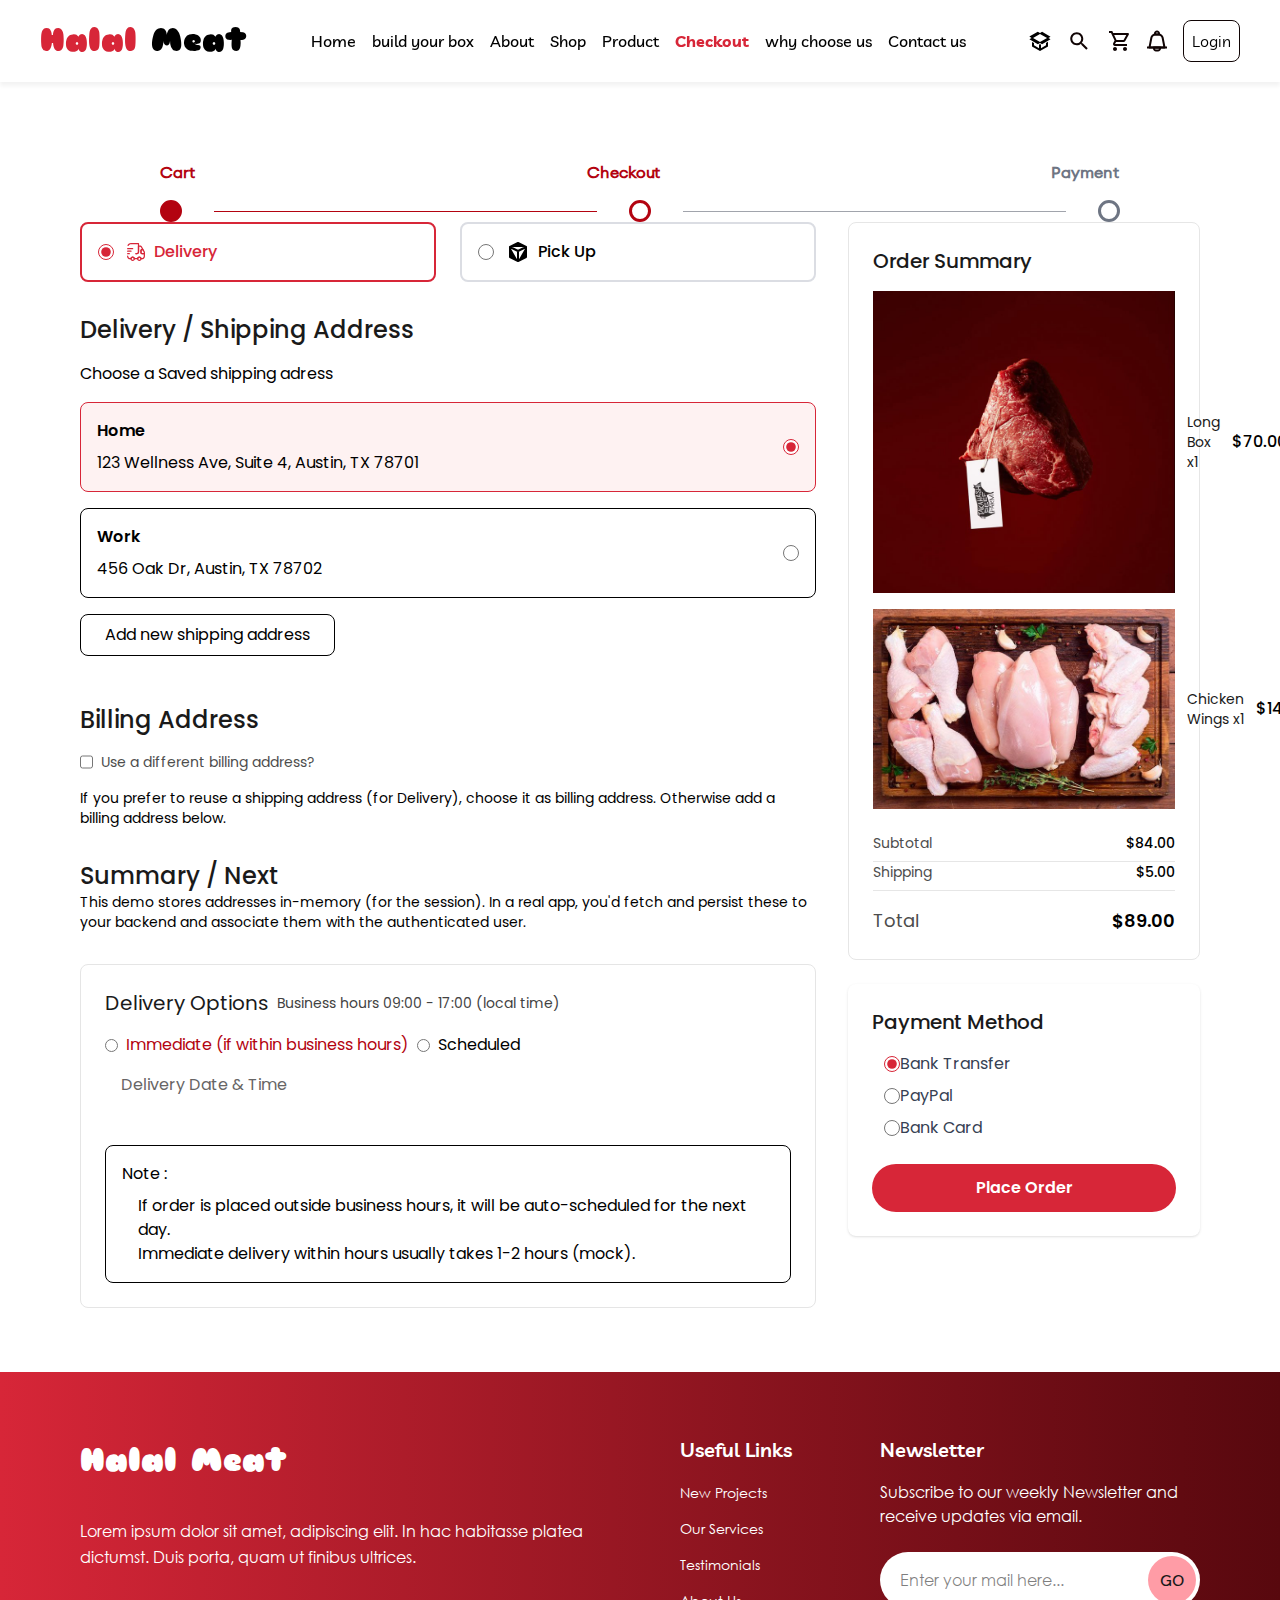
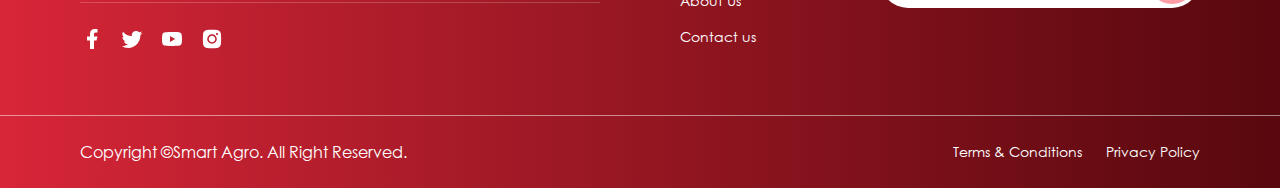
<file: src/checkout.html>
<!DOCTYPE html>
<html lang="en">

<head>
    <meta charset="UTF-8">
    <meta name="viewport" content="width=device-width, initial-scale=1.0">
    <title>Checkout - Halal Meat</title>
    <link href="./output.css" rel="stylesheet">
    <style>
        .delivery-option-btn.active input[type="radio"],
        input[type="radio"]:checked {
            accent-color: #D72638;
        }

        .delivery-option-btn.inactive input[type="radio"],
        input[type="radio"]:not(:checked) {
            accent-color: #6B7280;
        }

        /* Address Options Styling */
        .address-option.active,
        .billing-address-option.active,
        .pickup-address-option.active {
            border-color: #D72638 !important;
            background-color: #FEF2F2;
        }

        .address-option:hover,
        .billing-address-option:hover,
        .pickup-address-option:hover {
            border-color: #D72638;
        }

        .form-error {
            border-color: #EF4444 !important;
            box-shadow: 0 0 0 3px rgba(239, 68, 68, 0.1);
        }

        .error-message {
            color: #EF4444;
            font-size: 0.875rem;
            margin-top: 0.25rem;
        }

        .success-message {
            color: #10B981;
            font-size: 0.875rem;
            margin-top: 0.25rem;
        }

        /* Hide scrollbar but keep scroll functionality */
        .scrollbar-hide {
            -ms-overflow-style: none;
            /* Internet Explorer 10+ */
            scrollbar-width: none;
            /* Firefox */
        }

        .scrollbar-hide::-webkit-scrollbar {
            display: none;
            /* Safari and Chrome */
        }
    </style>
</head>

<body class=" font-livvic min-h-screen">
    <!-- Header -->
    <header class="fixed top-0 left-0 right-0 z-50 bg-[#ffffff58] backdrop-blur-sm shadow-[0_4px_4px_#0000000D]">
        <div class="px-10 py-4">
            <div class="flex items-center justify-between">
                <!-- Logo -->
                <a href="./index.html" class="cursor-pointer">
                    <h1 class="font-extrabold text-lg lg:text-[32px] text-[#D72638] font-sniglet">
                        Halal <span class="text-black">Meat</span>
                    </h1>
                </a>

                <!-- Navigation -->
                <nav id="mobile-menu" class="hidden xl:flex items-center space-x-4 2xl:space-x-8 font-medium text-base">
                    <a href="./index.html" class="text-black hover:text-[#D72638] transition-colors">Home</a>
                    <a href="./build-your-box.html" class="text-black hover:text-[#D72638] transition-colors ">build
                        your
                        box</a>
                    <a href="./about.html" class="text-black hover:text-[#D72638] transition-colors">About</a>
                    <a href="./shop.html" class="text-black hover:text-[#D72638] transition-colors">Shop</a>
                    <a href="./product.html" class="text-black hover:text-[#D72638] transition-colors">Product</a>
                    <a href="./checkout.html"
                        class="text-[#D72638] hover:text-[#D72638] transition-colors font-bold">Checkout</a>
                    <a href="./why-choose-us.html" class="text-black hover:text-[#D72638] transition-colors">why choose
                        us</a>
                    <a href="./contact.html" class="text-black hover:text-[#D72638] transition-colors">Contact us</a>
                </nav>

                <div class="hidden xl:flex items-center justify-between gap-4 2xl:gap-8">
                    <a href="./build-your-box.html">
                        <svg width="22" height="20" viewBox="0 0 22 20" fill="none" xmlns="http://www.w3.org/2000/svg">
                            <path
                                d="M18.9995 10.8413L19.0005 15.5003L11.0005 20.0003L3.00045 15.5003L2.99947 10.9183L4.99948 12.0873L5.00047 14.3303L10.0005 17.1423L9.99945 13.6723L11.0074 13.0541L11.9995 13.6643L12.0005 17.1423L17.0005 14.3293L16.9995 12.0093L18.9995 10.8413ZM8.75136 0.704102L10.9728 2.01613L11.0005 2.00029L11.0128 2.00713L13.1166 0.76532L21.5262 5.66699L19.4148 6.96313L21.5265 8.20968L13.0647 13.1512L11.0018 11.8841L8.87417 13.1918L0.412391 8.25027L2.5708 6.97513L0.341797 5.60582L8.75136 0.704102ZM18.0755 7.0003L10.9955 3.1063L4.05791 7.0003L10.9955 10.8943L18.0755 7.0003Z"
                                fill="black" />
                        </svg>
                    </a>
                    <button>
                        <svg width="24" height="24" viewBox="0 0 24 24" fill="none" xmlns="http://www.w3.org/2000/svg">
                            <path
                                d="M15.7549 14.2549H14.9649L14.6849 13.9849C15.6649 12.8449 16.2549 11.3649 16.2549 9.75488C16.2549 6.16488 13.3449 3.25488 9.75488 3.25488C6.16488 3.25488 3.25488 6.16488 3.25488 9.75488C3.25488 13.3449 6.16488 16.2549 9.75488 16.2549C11.3649 16.2549 12.8449 15.6649 13.9849 14.6849L14.2549 14.9649V15.7549L19.2549 20.7449L20.7449 19.2549L15.7549 14.2549ZM9.75488 14.2549C7.26488 14.2549 5.25488 12.2449 5.25488 9.75488C5.25488 7.26488 7.26488 5.25488 9.75488 5.25488C12.2449 5.25488 14.2549 7.26488 14.2549 9.75488C14.2549 12.2449 12.2449 14.2549 9.75488 14.2549Z"
                                fill="#100404" />
                        </svg>
                    </button>
                    <a href="./cart.html">
                        <svg width="24" height="24" viewBox="0 0 24 24" fill="none" xmlns="http://www.w3.org/2000/svg">
                            <path
                                d="M16.5461 13C17.2961 13 17.9561 12.59 18.2961 11.97L21.8761 5.48C22.2461 4.82 21.7661 4 21.0061 4H6.20609L5.26609 2H1.99609V4H3.99609L7.59609 11.59L6.24609 14.03C5.51609 15.37 6.47609 17 7.99609 17H19.9961V15H7.99609L9.09609 13H16.5461ZM7.15609 6H19.3061L16.5461 11H9.52609L7.15609 6ZM7.99609 18C6.89609 18 6.00609 18.9 6.00609 20C6.00609 21.1 6.89609 22 7.99609 22C9.09609 22 9.99609 21.1 9.99609 20C9.99609 18.9 9.09609 18 7.99609 18ZM17.9961 18C16.8961 18 16.0061 18.9 16.0061 20C16.0061 21.1 16.8961 22 17.9961 22C19.0961 22 19.9961 21.1 19.9961 20C19.9961 18.9 19.0961 18 17.9961 18Z"
                                fill="#100404" />
                        </svg>
                    </a>
                    <a href="./notification.html">
                        <svg width="20" height="22" viewBox="0 0 20 22" fill="none" xmlns="http://www.w3.org/2000/svg">
                            <path fill-rule="evenodd" clip-rule="evenodd"
                                d="M3.39404 7.55577C3.84677 5.20157 5.90673 3.5 8.30407 3.5H11.6959C14.0933 3.5 16.1532 5.20156 16.606 7.55576L18.482 17.3112C18.5383 17.6041 18.461 17.9069 18.271 18.1368C18.081 18.3668 17.7983 18.5 17.5 18.5H2.50001C2.20171 18.5 1.91899 18.3668 1.72902 18.1368C1.53905 17.9069 1.46167 17.6041 1.518 17.3112L3.39404 7.55577ZM8.30407 5.5C6.86567 5.5 5.62969 6.52094 5.35805 7.93346L3.71064 16.5H16.2894L14.642 7.93346C14.3703 6.52094 13.1343 5.5 11.6959 5.5H8.30407Z"
                                fill="#100404" />
                            <path fill-rule="evenodd" clip-rule="evenodd" d="M20 18.5H0V16.5H20V18.5Z" fill="#100404" />
                            <path fill-rule="evenodd" clip-rule="evenodd"
                                d="M6 17.5C6 16.9477 6.44772 16.5 7 16.5H13C13.5523 16.5 14 16.9477 14 17.5V18.5C14 20.1569 12.6569 21.5 11 21.5H9C7.34315 21.5 6 20.1569 6 18.5V17.5ZM8 18.5C8 19.0523 8.44772 19.5 9 19.5H11C11.5523 19.5 12 19.0523 12 18.5H8Z"
                                fill="#100404" />
                            <path fill-rule="evenodd" clip-rule="evenodd"
                                d="M7 4.5C7 5.05228 7.44772 5.5 8 5.5H12C12.5523 5.5 13 5.05228 13 4.5V3.5C13 1.84315 11.6569 0.5 10 0.5C8.34315 0.5 7 1.84315 7 3.5V4.5ZM9 3.5C9 2.94772 9.44772 2.5 10 2.5C10.5523 2.5 11 2.94772 11 3.5H9Z"
                                fill="#100404" />
                        </svg>
                    </a>
                    <a href="./login.html" class="border border-[#100404] text-black rounded-lg p-2">
                        Login
                    </a>
                </div>

                <!-- Mobile Menu Button -->
                <button id="mobile-menu-button" class="xl:hidden text-white">
                    <svg class="w-6 h-6" fill="none" stroke="currentColor" viewBox="0 0 24 24">
                        <path stroke-linecap="round" stroke-linejoin="round" stroke-width="2"
                            d="M4 6h16M4 12h16M4 18h16">
                        </path>
                    </svg>
                </button>

                <nav id="mobile-menu-dropdown"
                    class="xl:hidden hidden gap-4 items-start space-x-8 font-medium text-base bg-black/70 backdrop-blur-md shadow-2xl border-t border-white/10 scrollbar-y-thin absolute top-full left-0 right-0 z-50 p-4 flex flex-col gap-4">
                    <a href="./index.html"
                        class="text-white hover:text-red-400 transition-all duration-300 font-bold py-3 px-6 rounded-lg hover:bg-white/10 w-full text-center">Home</a>
                    <a href="./build-your-box.html"
                        class="text-white hover:text-red-400 transition-all duration-300 py-3 px-6 rounded-lg hover:bg-white/10 w-full text-center">build
                        your box</a>
                    <a href="./about.html"
                        class="text-white hover:text-red-400 transition-all duration-300 py-3 px-6 rounded-lg hover:bg-white/10 w-full text-center">About</a>
                    <a href="./shop.html"
                        class="text-white hover:text-red-400 transition-all duration-300 py-3 px-6 rounded-lg hover:bg-white/10 w-full text-center">Shop</a>
                    <a href="./product.html"
                        class="text-white hover:text-red-400 transition-all duration-300 py-3 px-6 rounded-lg hover:bg-white/10 w-full text-center">Product</a>
                    <a href="./checkout.html"
                        class="text-white hover:text-red-400 transition-all duration-300 py-3 px-6 rounded-lg hover:bg-white/10 w-full text-center">Checkout</a>
                    <a href="./why-choose-us.html"
                        class="text-white hover:text-red-400 transition-all duration-300 py-3 px-6 rounded-lg hover:bg-white/10 w-full text-center">why
                        choose us</a>
                    <a href="./contact.html"
                        class="text-white hover:text-red-400 transition-all duration-300 py-3 px-6 rounded-lg hover:bg-white/10 w-full text-center">Contact
                        us</a>
                    <a href="./cart.html"
                        class="flex gap-3 items-center justify-center text-white hover:text-red-400 transition-all duration-300 py-3 px-6 rounded-lg hover:bg-white/10 w-full text-center">
                        <svg width="24" height="24" viewBox="0 0 24 24" fill="none" xmlns="http://www.w3.org/2000/svg">
                            <path
                                d="M16.5461 13C17.2961 13 17.9561 12.59 18.2961 11.97L21.8761 5.48C22.2461 4.82 21.7661 4 21.0061 4H6.20609L5.26609 2H1.99609V4H3.99609L7.59609 11.59L6.24609 14.03C5.51609 15.37 6.47609 17 7.99609 17H19.9961V15H7.99609L9.09609 13H16.5461ZM7.15609 6H19.3061L16.5461 11H9.52609L7.15609 6ZM7.99609 18C6.89609 18 6.00609 18.9 6.00609 20C6.00609 21.1 6.89609 22 7.99609 22C9.09609 22 9.99609 21.1 9.99609 20C9.99609 18.9 9.09609 18 7.99609 18ZM17.9961 18C16.8961 18 16.0061 18.9 16.0061 20C16.0061 21.1 16.8961 22 17.9961 22C19.0961 22 19.9961 21.1 19.9961 20C19.9961 18.9 19.0961 18 17.9961 18Z"
                                fill="#fff" />
                        </svg>
                        Cart
                    </a>
                    <a href="./notification.html"
                        class="flex gap-3 items-center justify-center text-white hover:text-red-400 transition-all duration-300 py-3 px-6 rounded-lg hover:bg-white/10 w-full text-center">
                        <svg width="20" height="22" viewBox="0 0 20 22" fill="none" xmlns="http://www.w3.org/2000/svg">
                            <path fill-rule="evenodd" clip-rule="evenodd"
                                d="M3.39404 7.55577C3.84677 5.20157 5.90673 3.5 8.30407 3.5H11.6959C14.0933 3.5 16.1532 5.20156 16.606 7.55576L18.482 17.3112C18.5383 17.6041 18.461 17.9069 18.271 18.1368C18.081 18.3668 17.7983 18.5 17.5 18.5H2.50001C2.20171 18.5 1.91899 18.3668 1.72902 18.1368C1.53905 17.9069 1.46167 17.6041 1.518 17.3112L3.39404 7.55577ZM8.30407 5.5C6.86567 5.5 5.62969 6.52094 5.35805 7.93346L3.71064 16.5H16.2894L14.642 7.93346C14.3703 6.52094 13.1343 5.5 11.6959 5.5H8.30407Z"
                                fill="#fff" />
                            <path fill-rule="evenodd" clip-rule="evenodd" d="M20 18.5H0V16.5H20V18.5Z" fill="#fff" />
                            <path fill-rule="evenodd" clip-rule="evenodd"
                                d="M6 17.5C6 16.9477 6.44772 16.5 7 16.5H13C13.5523 16.5 14 16.9477 14 17.5V18.5C14 20.1569 12.6569 21.5 11 21.5H9C7.34315 21.5 6 20.1569 6 18.5V17.5ZM8 18.5C8 19.0523 8.44772 19.5 9 19.5H11C11.5523 19.5 12 19.0523 12 18.5H8Z"
                                fill="#fff" />
                            <path fill-rule="evenodd" clip-rule="evenodd"
                                d="M7 4.5C7 5.05228 7.44772 5.5 8 5.5H12C12.5523 5.5 13 5.05228 13 4.5V3.5C13 1.84315 11.6569 0.5 10 0.5C8.34315 0.5 7 1.84315 7 3.5V4.5ZM9 3.5C9 2.94772 9.44772 2.5 10 2.5C10.5523 2.5 11 2.94772 11 3.5H9Z"
                                fill="#fff" />
                        </svg>
                        Notifications
                    </a>
                    <a href="./login.html"
                        class="text-white hover:text-red-400 transition-all duration-300 py-3 px-6 rounded-lg hover:bg-white/10 w-full text-center">
                        Login
                    </a>
                </nav>
            </div>
        </div>
    </header>

    <!-- Main Content -->
    <main class="pt-40 pb-16 min-h-screen font-poppins">
        <div class="container mx-auto px-6 md:px-12 lg:px-20">
            <!-- Progress Indicator -->
            <div class="container mx-auto px-6 md:px-12 lg:px-20">
                <div class="flex flex-col items-center justify-center space-y-4">
                    <div class="flex items-center justify-between text-center w-full font-euclid-circular">
                        <span class=" text-[#B30310] font-semibold text-base">Cart</span>
                        <span class=" text-[#B30310] font-semibold text-base">Checkout</span>
                        <span class=" text-[#6E7583] font-semibold text-base">Payment</span>
                    </div>
                    <div class="flex items-center justify-between space-x-4 sm:space-x-8 w-full">
                        <div
                            class="w-5 h-5 border-3 p-2 border-[#B30310] bg-[#B30310] rounded-full flex items-center justify-center text-sm font-semibold">
                        </div>
                        <div class="w-full h-[1px] bg-[#B30310]"></div>
                        <div
                            class="w-5 h-5 border-3 p-2 border-[#B30310] text-white rounded-full flex items-center justify-center text-sm font-semibold">
                        </div>
                        <div class="w-full h-[1px] bg-[#A1A4AC]"></div>
                        <div
                            class="w-5 h-5 border-3 p-2 border-[#6E7583] text-white rounded-full flex items-center justify-center text-sm font-semibold">
                        </div>
                    </div>
                </div>
            </div>

            <div class="grid grid-cols-1 lg:grid-cols-3 gap-8 mt-10">
                <!-- Left Column - Checkout Form -->
                <div class="lg:col-span-2 space-y-8">
                    <!-- Delivery/Pickup Options -->
                    <div>
                        <div class="flex flex-col sm:flex-row space-x-4 gap-2">
                            <label
                                class="delivery-option-btn active flex-1 p-4 border-2 border-[#D72638] bg-[#F4F5FE] font-medium text-[#D72638] rounded-lg flex items-center space-x-3 transition-all duration-300 cursor-pointer w-full"
                                for="delivery-btn">
                                <input type="radio" id="delivery-btn" name="deliveryOption" value="delivery" checked
                                    class="w-4 h-4 text-[#D72638] focus:ring-[#D72638] border-gray-300 mx-3">
                                <svg class="text-[#D72638] svg-delivery-option mr-2" width="20" height="20"
                                    viewBox="0 0 20 20" fill="none" xmlns="http://www.w3.org/2000/svg">
                                    <path
                                        d="M10.8328 12.292H9.99949C9.65782 12.292 9.37449 12.0087 9.37449 11.667C9.37449 11.3253 9.65782 11.042 9.99949 11.042H10.8328C11.4078 11.042 11.8745 10.5753 11.8745 10.0003V2.29199H4.99949C4.01616 2.29199 3.11613 2.82531 2.6328 3.68364C2.46613 3.98364 2.08283 4.09201 1.78283 3.92534C1.48283 3.75868 1.37447 3.37533 1.54114 3.07533C2.24114 1.82533 3.56616 1.04199 4.99949 1.04199H12.4995C12.8412 1.04199 13.1245 1.32533 13.1245 1.66699V10.0003C13.1245 11.267 12.0995 12.292 10.8328 12.292Z"
                                        fill="currentColor" />
                                    <path
                                        d="M15.8337 17.292H15.0003C14.6587 17.292 14.3753 17.0087 14.3753 16.667C14.3753 16.092 13.9087 15.6253 13.3337 15.6253C12.7587 15.6253 12.292 16.092 12.292 16.667C12.292 17.0087 12.0087 17.292 11.667 17.292H8.33366C7.99199 17.292 7.70866 17.0087 7.70866 16.667C7.70866 16.092 7.24199 15.6253 6.66699 15.6253C6.09199 15.6253 5.62533 16.092 5.62533 16.667C5.62533 17.0087 5.34199 17.292 5.00033 17.292H4.16699C2.44199 17.292 1.04199 15.892 1.04199 14.167C1.04199 13.8253 1.32533 13.542 1.66699 13.542C2.00866 13.542 2.29199 13.8253 2.29199 14.167C2.29199 15.2003 3.13366 16.042 4.16699 16.042H4.45864C4.73364 15.0837 5.61699 14.3753 6.66699 14.3753C7.71699 14.3753 8.60035 15.0837 8.87535 16.042H11.1336C11.4086 15.0837 12.292 14.3753 13.342 14.3753C14.392 14.3753 15.2753 15.0837 15.5503 16.042H15.8337C16.867 16.042 17.7087 15.2003 17.7087 14.167V12.292H15.8337C15.0337 12.292 14.3753 11.6337 14.3753 10.8337V8.33366C14.3753 7.53366 15.0253 6.87533 15.8337 6.87533L14.942 5.317C14.7587 4.992 14.4087 4.79199 14.0337 4.79199H13.1253V10.0003C13.1253 11.267 12.1003 12.292 10.8337 12.292H10.0003C9.65866 12.292 9.37533 12.0087 9.37533 11.667C9.37533 11.3253 9.65866 11.042 10.0003 11.042H10.8337C11.4087 11.042 11.8753 10.5753 11.8753 10.0003V4.16699C11.8753 3.82533 12.1587 3.54199 12.5003 3.54199H14.0337C14.8587 3.54199 15.617 3.98367 16.0253 4.70034L17.4503 7.192C17.5587 7.38366 17.5587 7.62533 17.4503 7.817C17.342 8.00866 17.1336 8.12533 16.9086 8.12533H15.8337C15.717 8.12533 15.6253 8.21699 15.6253 8.33366V10.8337C15.6253 10.9503 15.717 11.042 15.8337 11.042H18.3337C18.6753 11.042 18.9587 11.3253 18.9587 11.667V14.167C18.9587 15.892 17.5587 17.292 15.8337 17.292Z"
                                        fill="currentColor" />
                                    <path
                                        d="M6.66667 18.9583C5.4 18.9583 4.375 17.9333 4.375 16.6667C4.375 15.4 5.4 14.375 6.66667 14.375C7.93333 14.375 8.95833 15.4 8.95833 16.6667C8.95833 17.9333 7.93333 18.9583 6.66667 18.9583ZM6.66667 15.625C6.09167 15.625 5.625 16.0917 5.625 16.6667C5.625 17.2417 6.09167 17.7083 6.66667 17.7083C7.24167 17.7083 7.70833 17.2417 7.70833 16.6667C7.70833 16.0917 7.24167 15.625 6.66667 15.625Z"
                                        fill="currentColor" />
                                    <path
                                        d="M13.3337 18.9583C12.067 18.9583 11.042 17.9333 11.042 16.6667C11.042 15.4 12.067 14.375 13.3337 14.375C14.6003 14.375 15.6253 15.4 15.6253 16.6667C15.6253 17.9333 14.6003 18.9583 13.3337 18.9583ZM13.3337 15.625C12.7587 15.625 12.292 16.0917 12.292 16.6667C12.292 17.2417 12.7587 17.7083 13.3337 17.7083C13.9087 17.7083 14.3753 17.2417 14.3753 16.6667C14.3753 16.0917 13.9087 15.625 13.3337 15.625Z"
                                        fill="currentColor" />
                                    <path
                                        d="M18.3333 12.2917H15.8333C15.0333 12.2917 14.375 11.6333 14.375 10.8333V8.33333C14.375 7.53333 15.0333 6.875 15.8333 6.875H16.9083C17.1333 6.875 17.3417 6.99167 17.45 7.19167L18.875 9.69167C18.925 9.78334 18.9583 9.89167 18.9583 10V11.6667C18.9583 12.0083 18.675 12.2917 18.3333 12.2917ZM15.8333 8.125C15.7167 8.125 15.625 8.21667 15.625 8.33333V10.8333C15.625 10.95 15.7167 11.0417 15.8333 11.0417H17.7083V10.1667L16.5416 8.125H15.8333Z"
                                        fill="currentColor" />
                                    <path
                                        d="M6.66699 7.29199H1.66699C1.32533 7.29199 1.04199 7.00866 1.04199 6.66699C1.04199 6.32533 1.32533 6.04199 1.66699 6.04199H6.66699C7.00866 6.04199 7.29199 6.32533 7.29199 6.66699C7.29199 7.00866 7.00866 7.29199 6.66699 7.29199Z"
                                        fill="currentColor" />
                                    <path
                                        d="M5.00033 9.79199H1.66699C1.32533 9.79199 1.04199 9.50866 1.04199 9.16699C1.04199 8.82533 1.32533 8.54199 1.66699 8.54199H5.00033C5.34199 8.54199 5.62533 8.82533 5.62533 9.16699C5.62533 9.50866 5.34199 9.79199 5.00033 9.79199Z"
                                        fill="currentColor" />
                                    <path
                                        d="M3.33366 12.292H1.66699C1.32533 12.292 1.04199 12.0087 1.04199 11.667C1.04199 11.3253 1.32533 11.042 1.66699 11.042H3.33366C3.67533 11.042 3.95866 11.3253 3.95866 11.667C3.95866 12.0087 3.67533 12.292 3.33366 12.292Z"
                                        fill="currentColor" />
                                </svg>

                                Delivery
                            </label>
                            <label
                                class="delivery-option-btn inactive flex-1 p-4 border-2 border-[#DBDDE3] font-medium text-[#818EA1] bg-white rounded-lg flex items-center space-x-3 transition-all duration-300 cursor-pointer w-full"
                                for="pickup-btn">
                                <input type="radio" id="pickup-btn" name="deliveryOption" value="pickup"
                                    class="w-4 h-4 text-[#D72638] focus:ring-[#D72638] border-gray-300 mx-3">
                                <svg class="w-6 h-6 text-[#818EA1] svg-pickup-option mr-2" fill="none"
                                    stroke="currentColor" viewBox="0 0 24 24">
                                    <path stroke-linecap="round" stroke-linejoin="round" stroke-width="2"
                                        d="M20 7l-8-4-8 4m16 0l-8 4m8-4v10l-8 4m0-10L4 7m8 4v10M4 7v10l8 4"
                                        fill="currentColor"></path>
                                </svg>
                                Pick Up
                            </label>
                        </div>
                    </div>

                    <!-- Delivery Information -->
                    <div id="delivery-fields">
                        <h2 class="text-2xl font-medium mb-4 text-[#1A1A1A]">Delivery / Shipping Address</h2>
                        <p class="text-base font-normal font-poppins text-black mb-4">Choose a Saved shipping adress</p>
                        <form id="checkout-form" class="space-y-4">
                            <div class="address-option flex items-center justify-between gap-2 border border-[#C8C8C8] rounded-lg p-4 cursor-pointer transition-all duration-200 hover:border-[#D72638] hover:shadow-md active"
                                data-address="home">
                                <label class="flex flex-col gap-2 cursor-pointer">
                                    <p class="font-semibold text-base text-black">Home</p>
                                    <p class="text-base text-[#9E9494] font-normal">123 Wellness Ave, Suite 4, Austin,
                                        TX 78701</p>
                                </label>
                                <div class="flex items-center gap-2">
                                    <input type="radio" name="deliveryAddress" value="saved" checked
                                        class="w-4 h-4 text-[#D72638] focus:ring-[#D72638] border-gray-300"
                                        id="home-address" />
                                </div>
                            </div>
                            <div class="address-option flex items-center justify-between gap-2 border border-[#C8C8C8] rounded-lg p-4 cursor-pointer transition-all duration-200 hover:border-[#D72638] hover:shadow-md"
                                data-address="work">
                                <label class="flex flex-col gap-2 cursor-pointer" for="work-address">
                                    <p class="font-semibold text-base text-black">Work</p>
                                    <p class="text-base text-[#9E9494] font-normal">456 Oak Dr, Austin, TX 78702</p>
                                </label>
                                <div class="flex items-center gap-2">
                                    <input type="radio" name="deliveryAddress" value="saved"
                                        class="w-4 h-4 text-[#D72638] focus:ring-[#D72638] border-gray-300"
                                        id="work-address" />
                                </div>
                            </div>
                            <button id="add-address-btn"
                                class="text-base font-normal text-[#1A1C1B] border border-[#7B7F7C] rounded-lg py-2 px-6 hover:bg-gray-50 transition-colors"
                                onclick="showShippingAddressForm();">
                                Add new shipping address
                            </button>

                            <!-- New Address Form (Hidden by default) -->
                            <div id="new-address-form-container"
                                class="hidden mt-4 p-6 border border-[#E6E6E6] rounded-lg bg-gray-50">
                                <h3 class="text-xl font-semibold text-[#1A1C1B] mb-4">Add New Address</h3>
                                <form id="new-address-form" class="space-y-4">
                                    <!-- Address Line 1 -->
                                    <div>
                                        <label for="new-address-line1"
                                            class="block text-sm font-medium text-gray-700 mb-1">Address Line 1</label>
                                        <input type="text" id="new-address-line1" name="addressLine1" required
                                            class="w-full px-3 py-2 border border-gray-300 rounded-lg focus:outline-none focus:ring-2 focus:ring-[#D72638] focus:border-transparent"
                                            placeholder="Address Line 1">
                                        <div class="error-message hidden" id="new-address-line1-error"></div>
                                    </div>

                                    <!-- Address Line 2 -->
                                    <div>
                                        <label for="new-address-line2"
                                            class="block text-sm font-medium text-gray-700 mb-1">Address Line 2</label>
                                        <input type="text" id="new-address-line2" name="addressLine2"
                                            class="w-full px-3 py-2 border border-gray-300 rounded-lg focus:outline-none focus:ring-2 focus:ring-[#D72638] focus:border-transparent"
                                            placeholder="Address Line 2">
                                    </div>

                                    <!-- City -->
                                    <div>
                                        <label for="new-city"
                                            class="block text-sm font-medium text-gray-700 mb-1">City</label>
                                        <input type="text" id="new-city" name="city" required
                                            class="w-full px-3 py-2 border border-gray-300 rounded-lg focus:outline-none focus:ring-2 focus:ring-[#D72638] focus:border-transparent"
                                            placeholder="City">
                                        <div class="error-message hidden" id="new-city-error"></div>
                                    </div>

                                    <!-- State and Zip Code Row -->
                                    <div class="grid grid-cols-2 gap-4">
                                        <!-- Choose State -->
                                        <div>
                                            <label for="new-state"
                                                class="block text-sm font-medium text-gray-700 mb-1">Choose
                                                State</label>
                                            <select id="new-state" name="state" required
                                                class="w-full px-3 py-2 border border-gray-300 rounded-lg focus:outline-none focus:ring-2 focus:ring-[#D72638] focus:border-transparent">
                                                <option value="">Select</option>
                                                <option value="AL">Alabama</option>
                                                <option value="AK">Alaska</option>
                                                <option value="AZ">Arizona</option>
                                                <option value="AR">Arkansas</option>
                                                <option value="CA">California</option>
                                                <option value="CO">Colorado</option>
                                                <option value="CT">Connecticut</option>
                                                <option value="DE">Delaware</option>
                                                <option value="FL">Florida</option>
                                                <option value="GA">Georgia</option>
                                                <option value="HI">Hawaii</option>
                                                <option value="ID">Idaho</option>
                                                <option value="IL">Illinois</option>
                                                <option value="IN">Indiana</option>
                                                <option value="IA">Iowa</option>
                                                <option value="KS">Kansas</option>
                                                <option value="KY">Kentucky</option>
                                                <option value="LA">Louisiana</option>
                                                <option value="ME">Maine</option>
                                                <option value="MD">Maryland</option>
                                                <option value="MA">Massachusetts</option>
                                                <option value="MI">Michigan</option>
                                                <option value="MN">Minnesota</option>
                                                <option value="MS">Mississippi</option>
                                                <option value="MO">Missouri</option>
                                                <option value="MT">Montana</option>
                                                <option value="NE">Nebraska</option>
                                                <option value="NV">Nevada</option>
                                                <option value="NH">New Hampshire</option>
                                                <option value="NJ">New Jersey</option>
                                                <option value="NM">New Mexico</option>
                                                <option value="NY">New York</option>
                                                <option value="NC">North Carolina</option>
                                                <option value="ND">North Dakota</option>
                                                <option value="OH">Ohio</option>
                                                <option value="OK">Oklahoma</option>
                                                <option value="OR">Oregon</option>
                                                <option value="PA">Pennsylvania</option>
                                                <option value="RI">Rhode Island</option>
                                                <option value="SC">South Carolina</option>
                                                <option value="SD">South Dakota</option>
                                                <option value="TN">Tennessee</option>
                                                <option value="TX">Texas</option>
                                                <option value="UT">Utah</option>
                                                <option value="VT">Vermont</option>
                                                <option value="VA">Virginia</option>
                                                <option value="WA">Washington</option>
                                                <option value="WV">West Virginia</option>
                                                <option value="WI">Wisconsin</option>
                                                <option value="WY">Wyoming</option>
                                            </select>
                                            <div class="error-message hidden" id="new-state-error"></div>
                                        </div>

                                        <!-- Zip Code -->
                                        <div>
                                            <label for="new-zip-code"
                                                class="block text-sm font-medium text-gray-700 mb-1">Zip Code</label>
                                            <input type="text" id="new-zip-code" name="zipCode" required
                                                class="w-full px-3 py-2 border border-gray-300 rounded-lg focus:outline-none focus:ring-2 focus:ring-[#D72638] focus:border-transparent"
                                                placeholder="Select">
                                            <div class="error-message hidden" id="new-zip-code-error"></div>
                                        </div>
                                    </div>

                                    <!-- Manual Save Button -->
                                    <div class="pt-4">
                                        <button type="button" id="manual-save-shipping-btn"
                                            class="w-full bg-[#B30310] text-white py-2 px-4 rounded-md hover:bg-[#8B0000] transition-colors">
                                            Save Address
                                        </button>
                                    </div>
                                </form>
                            </div>
                        </form>
                    </div>

                    <!-- Pickup Information -->
                    <div id="pickup-fields" class="hidden">
                        <div class="space-y-4 my-4">
                            <h2 class="text-2xl font-medium mb-4 text-[#1A1A1A]">Billing Address</h2>
                            <div class="flex gap-2" id="billing-address-checkbox">
                                <input type="checkbox" name="differentAddress" id="differentAddress" />
                                <label for="differentAddress" class="font-normal text-sm text-[#4D4D4D]">Use a different
                                    billing address?</label>
                            </div>
                            <p class="font-normal text-sm text-black">If you prefer to reuse a shipping address (for
                                Delivery), choose it as billing address. Otherwise add a billing address
                                below.
                            </p>
                        </div>
                        <form id="pickup-form" class="space-y-4">
                            <div class="pickup-address-option flex items-center justify-between gap-2 border border-[#C8C8C8] rounded-lg p-4 cursor-pointer transition-all duration-200 hover:border-[#D72638] hover:shadow-md active"
                                data-address="store1">
                                <label class="flex flex-col gap-2 cursor-pointer">
                                    <p class="font-semibold text-base text-black">Card Billing</p>
                                    <p class="text-base text-[#9E9494] font-normal">789 Market St, Floor 2, Austin, TX
                                        78703</p>
                                </label>
                                <div class="flex items-center gap-2">
                                    <input type="radio" name="pickupAddress" value="saved" checked
                                        class="w-4 h-4 text-[#D72638] focus:ring-[#D72638] border-gray-300"
                                        id="main-store-pickup" />
                                </div>
                            </div>

                            <button id="add-pickup-address-btn"
                                class="text-base font-normal text-[#1A1C1B] border border-[#7B7F7C] rounded-lg py-2 px-6 hover:bg-gray-50 transition-colors"
                                onclick="showPickupAddressForm();">
                                Add new pickup location
                            </button>

                            <!-- New Pickup Location Form (Hidden by default) -->
                            <div id="new-pickup-address-form-container"
                                class="hidden mt-4 p-6 border border-[#E6E6E6] rounded-lg bg-gray-50">
                                <h3 class="text-xl font-semibold text-[#1A1C1B] mb-4">Add New Pickup Location</h3>
                                <form id="new-pickup-address-form" class="space-y-4">
                                    <!-- Address Line 1 -->
                                    <div>
                                        <label for="new-pickup-address-line1"
                                            class="block text-sm font-medium text-gray-700 mb-1">Address Line 1</label>
                                        <input type="text" id="new-pickup-address-line1" name="addressLine1" required
                                            class="w-full px-3 py-2 border border-gray-300 rounded-lg focus:outline-none focus:ring-2 focus:ring-[#D72638] focus:border-transparent"
                                            placeholder="Address Line 1">
                                        <div class="error-message hidden" id="new-pickup-address-line1-error"></div>
                                    </div>

                                    <!-- Address Line 2 -->
                                    <div>
                                        <label for="new-pickup-address-line2"
                                            class="block text-sm font-medium text-gray-700 mb-1">Address Line 2</label>
                                        <input type="text" id="new-pickup-address-line2" name="addressLine2"
                                            class="w-full px-3 py-2 border border-gray-300 rounded-lg focus:outline-none focus:ring-2 focus:ring-[#D72638] focus:border-transparent"
                                            placeholder="Address Line 2">
                                    </div>

                                    <!-- City -->
                                    <div>
                                        <label for="new-pickup-city"
                                            class="block text-sm font-medium text-gray-700 mb-1">City</label>
                                        <input type="text" id="new-pickup-city" name="city" required
                                            class="w-full px-3 py-2 border border-gray-300 rounded-lg focus:outline-none focus:ring-2 focus:ring-[#D72638] focus:border-transparent"
                                            placeholder="City">
                                        <div class="error-message hidden" id="new-pickup-city-error"></div>
                                    </div>

                                    <!-- State and Zip Code Row -->
                                    <div class="grid grid-cols-2 gap-4">
                                        <!-- Choose State -->
                                        <div>
                                            <label for="new-pickup-state"
                                                class="block text-sm font-medium text-gray-700 mb-1">Choose
                                                State</label>
                                            <select id="new-pickup-state" name="state" required
                                                class="w-full px-3 py-2 border border-gray-300 rounded-lg focus:outline-none focus:ring-2 focus:ring-[#D72638] focus:border-transparent">
                                                <option value="">Select</option>
                                                <option value="AL">Alabama</option>
                                                <option value="AK">Alaska</option>
                                                <option value="AZ">Arizona</option>
                                                <option value="AR">Arkansas</option>
                                                <option value="CA">California</option>
                                                <option value="CO">Colorado</option>
                                                <option value="CT">Connecticut</option>
                                                <option value="DE">Delaware</option>
                                                <option value="FL">Florida</option>
                                                <option value="GA">Georgia</option>
                                                <option value="HI">Hawaii</option>
                                                <option value="ID">Idaho</option>
                                                <option value="IL">Illinois</option>
                                                <option value="IN">Indiana</option>
                                                <option value="IA">Iowa</option>
                                                <option value="KS">Kansas</option>
                                                <option value="KY">Kentucky</option>
                                                <option value="LA">Louisiana</option>
                                                <option value="ME">Maine</option>
                                                <option value="MD">Maryland</option>
                                                <option value="MA">Massachusetts</option>
                                                <option value="MI">Michigan</option>
                                                <option value="MN">Minnesota</option>
                                                <option value="MS">Mississippi</option>
                                                <option value="MO">Missouri</option>
                                                <option value="MT">Montana</option>
                                                <option value="NE">Nebraska</option>
                                                <option value="NV">Nevada</option>
                                                <option value="NH">New Hampshire</option>
                                                <option value="NJ">New Jersey</option>
                                                <option value="NM">New Mexico</option>
                                                <option value="NY">New York</option>
                                                <option value="NC">North Carolina</option>
                                                <option value="ND">North Dakota</option>
                                                <option value="OH">Ohio</option>
                                                <option value="OK">Oklahoma</option>
                                                <option value="OR">Oregon</option>
                                                <option value="PA">Pennsylvania</option>
                                                <option value="RI">Rhode Island</option>
                                                <option value="SC">South Carolina</option>
                                                <option value="SD">South Dakota</option>
                                                <option value="TN">Tennessee</option>
                                                <option value="TX">Texas</option>
                                                <option value="UT">Utah</option>
                                                <option value="VT">Vermont</option>
                                                <option value="VA">Virginia</option>
                                                <option value="WA">Washington</option>
                                                <option value="WV">West Virginia</option>
                                                <option value="WI">Wisconsin</option>
                                                <option value="WY">Wyoming</option>
                                            </select>
                                            <div class="error-message hidden" id="new-pickup-state-error"></div>
                                        </div>

                                        <!-- Zip Code -->
                                        <div>
                                            <label for="new-pickup-zip-code"
                                                class="block text-sm font-medium text-gray-700 mb-1">Zip Code</label>
                                            <input type="text" id="new-pickup-zip-code" name="zipCode" required
                                                class="w-full px-3 py-2 border border-gray-300 rounded-lg focus:outline-none focus:ring-2 focus:ring-[#D72638] focus:border-transparent"
                                                placeholder="Select">
                                            <div class="error-message hidden" id="new-pickup-zip-code-error"></div>
                                        </div>
                                    </div>
                                </form>
                            </div>
                        </form>
                    </div>

                    <div id="billing-address-section" class="space-y-4">
                        <h3 class="text-2xl font-medium text-[#1A1A1A]">Billing Address</h3>
                        <div class="flex gap-2" id="billing-address-checkbox">
                            <input type="checkbox" name="differentAddress" id="differentAddress" />
                            <label for="differentAddress" class="font-normal text-sm text-[#4D4D4D]">Use a different
                                billing address?</label>
                        </div>
                        <p class="font-normal text-sm text-black">If you prefer to reuse a shipping address (for
                            Delivery), choose it as billing address. Otherwise add a billing address
                            below.
                        </p>
                    </div>

                    <form id="billing-form" class="space-y-4 hidden">
                        <div class="billing-address-option flex items-center justify-between gap-2 border border-[#C8C8C8] rounded-lg p-4 cursor-pointer transition-all duration-200 hover:border-[#D72638] hover:shadow-md active"
                            data-address="home">
                            <label class="flex flex-col gap-2 cursor-pointer">
                                <p class="font-semibold text-base text-black">Home (Shipping)</p>
                                <p class="text-base text-[#9E9494] font-normal">123 Wellness Ave, Suite 4, Austin, TX
                                    78701</p>
                            </label>
                            <div class="flex items-center gap-2">
                                <input type="radio" name="billingAddress" value="saved" checked
                                    class="w-4 h-4 text-[#D72638] focus:ring-[#D72638] border-gray-300"
                                    id="billing-home-address" />
                            </div>
                        </div>
                        <div class="billing-address-option flex items-center justify-between gap-2 border border-[#C8C8C8] rounded-lg p-4 cursor-pointer transition-all duration-200 hover:border-[#D72638] hover:shadow-md"
                            data-address="work">
                            <label class="flex flex-col gap-2 cursor-pointer" for="billing-work-address">
                                <p class="font-semibold text-base text-black">Work (Shipping)</p>
                                <p class="text-base text-[#9E9494] font-normal">456 Oak Dr, Austin, TX 78702</p>
                            </label>
                            <div class="flex items-center gap-2">
                                <input type="radio" name="billingAddress" value="saved"
                                    class="w-4 h-4 text-[#D72638] focus:ring-[#D72638] border-gray-300"
                                    id="billing-work-address" />
                            </div>
                        </div>
                        <div class="billing-address-option flex items-center justify-between gap-2 border border-[#C8C8C8] rounded-lg p-4 cursor-pointer transition-all duration-200 hover:border-[#D72638] hover:shadow-md"
                            data-address="work">
                            <label class="flex flex-col gap-2 cursor-pointer" for="billing-card-address">
                                <p class="font-semibold text-base text-black">Card Billing</p>
                                <p class="text-base text-[#9E9494] font-normal">789 Market St, Floor 2, Austin, TX 78703
                                </p>
                            </label>
                            <div class="flex items-center gap-2">
                                <input type="radio" name="billingAddress" value="saved"
                                    class="w-4 h-4 text-[#D72638] focus:ring-[#D72638] border-gray-300"
                                    id="billing-card-address" />
                            </div>
                        </div>
                        <button id="add-billing-address-btn"
                            class="text-base font-normal text-[#1A1C1B] border border-[#7B7F7C] rounded-lg py-2 px-6 hover:bg-gray-50 transition-colors"
                            onclick="showBillingAddressForm();">
                            Add new billing address
                        </button>

                        <!-- New Address Form (Hidden by default) -->
                        <div id="new-billing-address-form-container"
                            class="hidden mt-4 p-6 border border-[#E6E6E6] rounded-lg bg-gray-50">
                            <h3 class="text-xl font-semibold text-[#1A1C1B] mb-4">Add New Address</h3>
                            <form id="new-billing-address-form" class="space-y-4">
                                <!-- Address Line 1 -->
                                <div>
                                    <label for="new-billing-address-line1"
                                        class="block text-sm font-medium text-gray-700 mb-1">Address Line
                                        1</label>
                                    <input type="text" id="new-billing-address-line1" name="addressLine1" required
                                        class="w-full px-3 py-2 border border-gray-300 rounded-lg focus:outline-none focus:ring-2 focus:ring-[#D72638] focus:border-transparent"
                                        placeholder="Address Line 1">
                                    <div class="error-message hidden" id="new-billing-address-line1-error"></div>
                                </div>

                                <!-- Address Line 2 -->
                                <div>
                                    <label for="new-billing-address-line2"
                                        class="block text-sm font-medium text-gray-700 mb-1">Address Line
                                        2</label>
                                    <input type="text" id="new-billing-address-line2" name="addressLine2"
                                        class="w-full px-3 py-2 border border-gray-300 rounded-lg focus:outline-none focus:ring-2 focus:ring-[#D72638] focus:border-transparent"
                                        placeholder="Address Line 2">
                                </div>

                                <!-- City -->
                                <div>
                                    <label for="new-billing-city"
                                        class="block text-sm font-medium text-gray-700 mb-1">City</label>
                                    <input type="text" id="new-billing-city" name="city" required
                                        class="w-full px-3 py-2 border border-gray-300 rounded-lg focus:outline-none focus:ring-2 focus:ring-[#D72638] focus:border-transparent"
                                        placeholder="City">
                                    <div class="error-message hidden" id="new-billing-city-error"></div>
                                </div>

                                <!-- State and Zip Code Row -->
                                <div class="grid grid-cols-2 gap-4">
                                    <!-- Choose State -->
                                    <div>
                                        <label for="new-billing-state"
                                            class="block text-sm font-medium text-gray-700 mb-1">Choose
                                            State</label>
                                        <select id="new-billing-state" name="state" required
                                            class="w-full px-3 py-2 border border-gray-300 rounded-lg focus:outline-none focus:ring-2 focus:ring-[#D72638] focus:border-transparent">
                                            <option value="">Select</option>
                                            <option value="AL">Alabama</option>
                                            <option value="AK">Alaska</option>
                                            <option value="AZ">Arizona</option>
                                            <option value="AR">Arkansas</option>
                                            <option value="CA">California</option>
                                            <option value="CO">Colorado</option>
                                            <option value="CT">Connecticut</option>
                                            <option value="DE">Delaware</option>
                                            <option value="FL">Florida</option>
                                            <option value="GA">Georgia</option>
                                            <option value="HI">Hawaii</option>
                                            <option value="ID">Idaho</option>
                                            <option value="IL">Illinois</option>
                                            <option value="IN">Indiana</option>
                                            <option value="IA">Iowa</option>
                                            <option value="KS">Kansas</option>
                                            <option value="KY">Kentucky</option>
                                            <option value="LA">Louisiana</option>
                                            <option value="ME">Maine</option>
                                            <option value="MD">Maryland</option>
                                            <option value="MA">Massachusetts</option>
                                            <option value="MI">Michigan</option>
                                            <option value="MN">Minnesota</option>
                                            <option value="MS">Mississippi</option>
                                            <option value="MO">Missouri</option>
                                            <option value="MT">Montana</option>
                                            <option value="NE">Nebraska</option>
                                            <option value="NV">Nevada</option>
                                            <option value="NH">New Hampshire</option>
                                            <option value="NJ">New Jersey</option>
                                            <option value="NM">New Mexico</option>
                                            <option value="NY">New York</option>
                                            <option value="NC">North Carolina</option>
                                            <option value="ND">North Dakota</option>
                                            <option value="OH">Ohio</option>
                                            <option value="OK">Oklahoma</option>
                                            <option value="OR">Oregon</option>
                                            <option value="PA">Pennsylvania</option>
                                            <option value="RI">Rhode Island</option>
                                            <option value="SC">South Carolina</option>
                                            <option value="SD">South Dakota</option>
                                            <option value="TN">Tennessee</option>
                                            <option value="TX">Texas</option>
                                            <option value="UT">Utah</option>
                                            <option value="VT">Vermont</option>
                                            <option value="VA">Virginia</option>
                                            <option value="WA">Washington</option>
                                            <option value="WV">West Virginia</option>
                                            <option value="WI">Wisconsin</option>
                                            <option value="WY">Wyoming</option>
                                        </select>
                                        <div class="error-message hidden" id="new-billing-state-error"></div>
                                    </div>

                                    <!-- Zip Code -->
                                    <div>
                                        <label for="new-billing-zip-code"
                                            class="block text-sm font-medium text-gray-700 mb-1">Zip Code</label>
                                        <input type="text" id="new-billing-zip-code" name="zipCode" required
                                            class="w-full px-3 py-2 border border-gray-300 rounded-lg focus:outline-none focus:ring-2 focus:ring-[#D72638] focus:border-transparent"
                                            placeholder="Select">
                                        <div class="error-message hidden" id="new-billing-zip-code-error"></div>
                                    </div>
                                </div>
                            </form>
                        </div>
                    </form>

                    <div>
                        <h5 class="font-medium text-lg md:text-2xl text-[#1A1A1A]">Summary / Next</h5>
                        <p class="font-normal text-sm text-black">This demo stores addresses in-memory (for the
                            session). In a real app, you'd fetch and persist these to your backend and
                            associate them with the authenticated user.
                        </p>
                    </div>

                    <div id="delivery-options-section"
                        class="bg-[#FAFAFA] border border-[#E5E5E5] rounded-lg p-6 space-y-6">
                        <!-- Delivery Options -->
                        <div>
                            <div class="flex flex-col sm:flex-row items-start sm:items-center gap-2">
                                <h2 class="text-base md:text-xl font-normal mb-4 text-[#1A1A1A]">Delivery Options</h2>
                                <p class="text-sm text-[#424242] mb-4 font-normal">Business hours 09:00 - 17:00 (local
                                    time)
                                </p>
                            </div>

                            <div class="space-y-4">
                                <div class="flex flex-col sm:flex-row items-start sm:items-center gap-2 sm:gap-8">
                                    <div class="flex items-center gap-2">
                                        <input type="radio" id="immediate-btn"
                                            value="Immediate (if within business hours)" name="deliveryTime"
                                            class="delivery-time-btn active flex-1 p-3" />
                                        <label for="immediate-btn"
                                            class="text-base font-normal text-[#B30310]">Immediate
                                            (if within business hours)</label>
                                    </div>
                                    <div class="flex items-center gap-2">
                                        <input type="radio" id="scheduled-btn" value="Scheduled" name="deliveryTime"
                                            class="delivery-time-btn inactive flex-1 p-3" />
                                        <label for="scheduled-btn"
                                            class="text-base font-normal text-black">Scheduled</label>
                                    </div>
                                </div>
                            </div>

                            <!-- Delivery Date & Time -->
                            <div id="delivery-date-time" class="space-y-2 p-4">
                                <p class="text-base font-normal text-[#676565]" id="delivery-date-display-label">
                                    Delivery Date & Time
                                </p>
                                <input type="text" id="delivery-date-display-input" name="deliveryDateDisplay" readonly
                                    class="hidden w-full px-3 py-2 border border-[#DBDDE3] rounded-lg focus:outline-none focus:ring-2 focus:ring-[#D72638] focus:border-transparent bg-gray-50"
                                    placeholder="Select date and time from the picker below">
                            </div>
                            <!-- Custom Date & Time Picker (Hidden by default) -->
                            <div id="datetime-picker"
                                class="hidden space-y-4 w-full mx-auto fixed inset-0 bg-black/60 flex items-center justify-center">
                                <div class="flex flex-col w-fit md:flex-row gap-4 md:gap-8 bg-white rounded-lg backdrop-blur-sm shadow-[0_4px_4px_#0000000D] scale-90 p-10 relative"
                                    onclick="event.stopPropagation()">
                                    <!-- Close button -->
                                    <button type="button" id="close-datetime-picker"
                                        class="absolute top-4 right-4 p-2 hover:bg-gray-100 rounded-full transition-colors duration-200">
                                        <svg class="w-5 h-5 text-gray-600" fill="none" stroke="currentColor"
                                            viewBox="0 0 24 24">
                                            <path stroke-linecap="round" stroke-linejoin="round" stroke-width="2"
                                                d="M6 18L18 6M6 6l12 12"></path>
                                        </svg>
                                    </button>
                                    <!-- Calendar Section -->
                                    <div class="p-4">
                                        <div class="custom-calendar">
                                            <!-- Calendar Header -->
                                            <div class="flex items-center justify-between mb-4">
                                                <button type="button" id="prev-month"
                                                    class="p-2 hover:bg-gray-100 rounded">
                                                    <svg class="w-4 h-4" fill="none" stroke="currentColor"
                                                        viewBox="0 0 24 24">
                                                        <path stroke-linecap="round" stroke-linejoin="round"
                                                            stroke-width="2" d="M15 19l-7-7 7-7"></path>
                                                    </svg>
                                                </button>
                                                <h3 id="current-month-year" class="text-lg font-semibold text-gray-800">
                                                    September 2025</h3>
                                                <button type="button" id="next-month"
                                                    class="p-2 hover:bg-gray-100 rounded">
                                                    <svg class="w-4 h-4" fill="none" stroke="currentColor"
                                                        viewBox="0 0 24 24">
                                                        <path stroke-linecap="round" stroke-linejoin="round"
                                                            stroke-width="2" d="M9 5l7 7-7 7">
                                                        </path>
                                                    </svg>
                                                </button>
                                            </div>

                                            <!-- Calendar Grid -->
                                            <div class="grid grid-cols-7 gap-1 mb-2">
                                                <div class="text-center text-sm font-medium text-gray-500 py-2">Mo</div>
                                                <div class="text-center text-sm font-medium text-gray-500 py-2">Tu</div>
                                                <div class="text-center text-sm font-medium text-gray-500 py-2">We</div>
                                                <div class="text-center text-sm font-medium text-gray-500 py-2">Th</div>
                                                <div class="text-center text-sm font-medium text-[#D72638] py-2">Fr
                                                </div>
                                                <div class="text-center text-sm font-medium text-[#D72638] py-2">Sa
                                                </div>
                                                <div class="text-center text-sm font-medium text-[#D72638] py-2">Su
                                                </div>
                                            </div>

                                            <div id="calendar-dates" class="grid grid-cols-7 gap-1">
                                                <!-- Calendar dates will be generated by JavaScript -->
                                            </div>
                                        </div>
                                        <div class="error-message hidden" id="deliveryDate-error"></div>
                                    </div>

                                    <!-- Time Picker Section -->
                                    <div class="border-l border-[#C7C7C7] p-4">
                                        <div class="custom-time-picker h-full">
                                            <div class="flex items-center justify-center space-x-4 h-full">
                                                <!-- Hour Picker -->
                                                <div class="text-center">
                                                    <div class="relative">
                                                        <div id="selected-hour"
                                                            class="w-14 h-10 bg-red-100 border-2 border-red-300 rounded-lg flex items-center justify-center text-lg font-normal text-black mb-2">
                                                            12</div>
                                                        <div
                                                            class="h-52 overflow-y-auto scrollbar-hide border border-gray-200 rounded-lg">
                                                            <div class="space-y-1 py-2 px-2">
                                                                <div class="time-option hour-option text-center py-1 px-2 hover:bg-gray-100 cursor-pointer"
                                                                    data-hour="12">12</div>
                                                                <div class="time-option hour-option text-center py-1 px-2 hover:bg-gray-100 cursor-pointer"
                                                                    data-hour="01">01</div>
                                                                <div class="time-option hour-option text-center py-1 px-2 hover:bg-gray-100 cursor-pointer"
                                                                    data-hour="02">02</div>
                                                                <div class="time-option hour-option text-center py-1 px-2 hover:bg-gray-100 cursor-pointer"
                                                                    data-hour="03">03</div>
                                                                <div class="time-option hour-option text-center py-1 px-2 hover:bg-gray-100 cursor-pointer"
                                                                    data-hour="04">04</div>
                                                                <div class="time-option hour-option text-center py-1 px-2 hover:bg-gray-100 cursor-pointer"
                                                                    data-hour="05">05</div>
                                                                <div class="time-option hour-option text-center py-1 px-2 hover:bg-gray-100 cursor-pointer"
                                                                    data-hour="06">06</div>
                                                                <div class="time-option hour-option text-center py-1 px-2 hover:bg-gray-100 cursor-pointer"
                                                                    data-hour="07">07</div>
                                                                <div class="time-option hour-option text-center py-1 px-2 hover:bg-gray-100 cursor-pointer"
                                                                    data-hour="08">08</div>
                                                                <div class="time-option hour-option text-center py-1 px-2 hover:bg-gray-100 cursor-pointer"
                                                                    data-hour="09">09</div>
                                                                <div class="time-option hour-option text-center py-1 px-2 hover:bg-gray-100 cursor-pointer"
                                                                    data-hour="10">10</div>
                                                                <div class="time-option hour-option text-center py-1 px-2 hover:bg-gray-100 cursor-pointer"
                                                                    data-hour="11">11</div>
                                                            </div>
                                                        </div>
                                                    </div>
                                                </div>

                                                <!-- Minute Picker -->
                                                <div class="text-center">
                                                    <div class="relative">
                                                        <div id="selected-minute"
                                                            class="w-14 h-10 bg-red-100 border-2 border-red-300 rounded-lg flex items-center justify-center text-lg font-normal text-black mb-2">
                                                            55</div>
                                                        <div
                                                            class="h-52 overflow-y-auto scrollbar-hide border border-gray-200 rounded-lg">
                                                            <div class="space-y-1 p-2">
                                                                <div class="time-option minute-option text-center py-1 px-2 hover:bg-gray-100 cursor-pointer"
                                                                    data-minute="00">00</div>
                                                                <div class="time-option minute-option text-center py-1 px-2 hover:bg-gray-100 cursor-pointer"
                                                                    data-minute="01">01</div>
                                                                <div class="time-option minute-option text-center py-1 px-2 hover:bg-gray-100 cursor-pointer"
                                                                    data-minute="02">02</div>
                                                                <div class="time-option minute-option text-center py-1 px-2 hover:bg-gray-100 cursor-pointer"
                                                                    data-minute="03">03</div>
                                                                <div class="time-option minute-option text-center py-1 px-2 hover:bg-gray-100 cursor-pointer"
                                                                    data-minute="04">04</div>
                                                                <div class="time-option minute-option text-center py-1 px-2 hover:bg-gray-100 cursor-pointer"
                                                                    data-minute="05">05</div>
                                                                <div class="time-option minute-option text-center py-1 px-2 hover:bg-gray-100 cursor-pointer"
                                                                    data-minute="06">06</div>
                                                                <div class="time-option minute-option text-center py-1 px-2 hover:bg-gray-100 cursor-pointer"
                                                                    data-minute="07">07</div>
                                                                <div class="time-option minute-option text-center py-1 px-2 hover:bg-gray-100 cursor-pointer"
                                                                    data-minute="08">08</div>
                                                                <div class="time-option minute-option text-center py-1 px-2 hover:bg-gray-100 cursor-pointer"
                                                                    data-minute="09">09</div>
                                                                <div class="time-option minute-option text-center py-1 px-2 hover:bg-gray-100 cursor-pointer"
                                                                    data-minute="10">10</div>
                                                                <div class="time-option minute-option text-center py-1 px-2 hover:bg-gray-100 cursor-pointer"
                                                                    data-minute="11">11</div>
                                                                <div class="time-option minute-option text-center py-1 px-2 hover:bg-gray-100 cursor-pointer"
                                                                    data-minute="12">12</div>
                                                                <div class="time-option minute-option text-center py-1 px-2 hover:bg-gray-100 cursor-pointer"
                                                                    data-minute="13">13</div>
                                                                <div class="time-option minute-option text-center py-1 px-2 hover:bg-gray-100 cursor-pointer"
                                                                    data-minute="14">14</div>
                                                                <div class="time-option minute-option text-center py-1 px-2 hover:bg-gray-100 cursor-pointer"
                                                                    data-minute="15">15</div>
                                                                <div class="time-option minute-option text-center py-1 px-2 hover:bg-gray-100 cursor-pointer"
                                                                    data-minute="16">16</div>
                                                                <div class="time-option minute-option text-center py-1 px-2 hover:bg-gray-100 cursor-pointer"
                                                                    data-minute="17">17</div>
                                                                <div class="time-option minute-option text-center py-1 px-2 hover:bg-gray-100 cursor-pointer"
                                                                    data-minute="18">18</div>
                                                                <div class="time-option minute-option text-center py-1 px-2 hover:bg-gray-100 cursor-pointer"
                                                                    data-minute="19">19</div>
                                                                <div class="time-option minute-option text-center py-1 px-2 hover:bg-gray-100 cursor-pointer"
                                                                    data-minute="20">20</div>
                                                                <div class="time-option minute-option text-center py-1 px-2 hover:bg-gray-100 cursor-pointer"
                                                                    data-minute="21">21</div>
                                                                <div class="time-option minute-option text-center py-1 px-2 hover:bg-gray-100 cursor-pointer"
                                                                    data-minute="22">22</div>
                                                                <div class="time-option minute-option text-center py-1 px-2 hover:bg-gray-100 cursor-pointer"
                                                                    data-minute="23">23</div>
                                                                <div class="time-option minute-option text-center py-1 px-2 hover:bg-gray-100 cursor-pointer"
                                                                    data-minute="24">24</div>
                                                                <div class="time-option minute-option text-center py-1 px-2 hover:bg-gray-100 cursor-pointer"
                                                                    data-minute="25">25</div>
                                                                <div class="time-option minute-option text-center py-1 px-2 hover:bg-gray-100 cursor-pointer"
                                                                    data-minute="26">26</div>
                                                                <div class="time-option minute-option text-center py-1 px-2 hover:bg-gray-100 cursor-pointer"
                                                                    data-minute="27">27</div>
                                                                <div class="time-option minute-option text-center py-1 px-2 hover:bg-gray-100 cursor-pointer"
                                                                    data-minute="28">28</div>
                                                                <div class="time-option minute-option text-center py-1 px-2 hover:bg-gray-100 cursor-pointer"
                                                                    data-minute="29">29</div>
                                                                <div class="time-option minute-option text-center py-1 px-2 hover:bg-gray-100 cursor-pointer"
                                                                    data-minute="30">30</div>
                                                                <div class="time-option minute-option text-center py-1 px-2 hover:bg-gray-100 cursor-pointer"
                                                                    data-minute="31">31</div>
                                                                <div class="time-option minute-option text-center py-1 px-2 hover:bg-gray-100 cursor-pointer"
                                                                    data-minute="32">32</div>
                                                                <div class="time-option minute-option text-center py-1 px-2 hover:bg-gray-100 cursor-pointer"
                                                                    data-minute="33">33</div>
                                                                <div class="time-option minute-option text-center py-1 px-2 hover:bg-gray-100 cursor-pointer"
                                                                    data-minute="34">34</div>
                                                                <div class="time-option minute-option text-center py-1 px-2 hover:bg-gray-100 cursor-pointer"
                                                                    data-minute="35">35</div>
                                                                <div class="time-option minute-option text-center py-1 px-2 hover:bg-gray-100 cursor-pointer"
                                                                    data-minute="36">36</div>
                                                                <div class="time-option minute-option text-center py-1 px-2 hover:bg-gray-100 cursor-pointer"
                                                                    data-minute="37">37</div>
                                                                <div class="time-option minute-option text-center py-1 px-2 hover:bg-gray-100 cursor-pointer"
                                                                    data-minute="38">38</div>
                                                                <div class="time-option minute-option text-center py-1 px-2 hover:bg-gray-100 cursor-pointer"
                                                                    data-minute="39">39</div>
                                                                <div class="time-option minute-option text-center py-1 px-2 hover:bg-gray-100 cursor-pointer"
                                                                    data-minute="40">40</div>
                                                                <div class="time-option minute-option text-center py-1 px-2 hover:bg-gray-100 cursor-pointer"
                                                                    data-minute="41">41</div>
                                                                <div class="time-option minute-option text-center py-1 px-2 hover:bg-gray-100 cursor-pointer"
                                                                    data-minute="42">42</div>
                                                                <div class="time-option minute-option text-center py-1 px-2 hover:bg-gray-100 cursor-pointer"
                                                                    data-minute="43">43</div>
                                                                <div class="time-option minute-option text-center py-1 px-2 hover:bg-gray-100 cursor-pointer"
                                                                    data-minute="44">44</div>
                                                                <div class="time-option minute-option text-center py-1 px-2 hover:bg-gray-100 cursor-pointer"
                                                                    data-minute="45">45</div>
                                                                <div class="time-option minute-option text-center py-1 px-2 hover:bg-gray-100 cursor-pointer"
                                                                    data-minute="46">46</div>
                                                                <div class="time-option minute-option text-center py-1 px-2 hover:bg-gray-100 cursor-pointer"
                                                                    data-minute="47">47</div>
                                                                <div class="time-option minute-option text-center py-1 px-2 hover:bg-gray-100 cursor-pointer"
                                                                    data-minute="48">48</div>
                                                                <div class="time-option minute-option text-center py-1 px-2 hover:bg-gray-100 cursor-pointer"
                                                                    data-minute="49">49</div>
                                                                <div class="time-option minute-option text-center py-1 px-2 hover:bg-gray-100 cursor-pointer"
                                                                    data-minute="50">50</div>
                                                                <div class="time-option minute-option text-center py-1 px-2 hover:bg-gray-100 cursor-pointer"
                                                                    data-minute="51">51</div>
                                                                <div class="time-option minute-option text-center py-1 px-2 hover:bg-gray-100 cursor-pointer"
                                                                    data-minute="52">52</div>
                                                                <div class="time-option minute-option text-center py-1 px-2 hover:bg-gray-100 cursor-pointer"
                                                                    data-minute="53">53</div>
                                                                <div class="time-option minute-option text-center py-1 px-2 hover:bg-gray-100 cursor-pointer"
                                                                    data-minute="54">54</div>
                                                                <div class="time-option minute-option text-center py-1 px-2 hover:bg-gray-100 cursor-pointer"
                                                                    data-minute="55">55</div>
                                                                <div class="time-option minute-option text-center py-1 px-2 hover:bg-gray-100 cursor-pointer"
                                                                    data-minute="56">56</div>
                                                                <div class="time-option minute-option text-center py-1 px-2 hover:bg-gray-100 cursor-pointer"
                                                                    data-minute="57">57</div>
                                                                <div class="time-option minute-option text-center py-1 px-2 hover:bg-gray-100 cursor-pointer"
                                                                    data-minute="58">58</div>
                                                                <div class="time-option minute-option text-center py-1 px-2 hover:bg-gray-100 cursor-pointer"
                                                                    data-minute="59">59</div>
                                                            </div>
                                                        </div>
                                                    </div>
                                                </div>

                                                <!-- AM/PM Picker -->
                                                <div class="text-center">
                                                    <!-- <div class="text-sm text-gray-600 mb-2">Period</div> -->
                                                    <div class="space-y-2">
                                                        <div class="space-y-1 font-inter font-normal text-xs">
                                                            <div class="time-option period-option text-center py-2 px-3 border border-[#D7D7D7] rounded-lg cursor-pointer"
                                                                data-period="AM">AM</div>
                                                            <div class="time-option period-option text-center py-2 px-3 bg-[#FFCFD4] border-2 border-[#F48E98] rounded-lg cursor-pointer"
                                                                data-period="PM">PM</div>
                                                        </div>
                                                    </div>
                                                </div>
                                            </div>
                                        </div>
                                        <div class="error-message hidden" id="deliveryTime-error"></div>
                                    </div>
                                </div>

                                <!-- Hidden inputs for form submission -->
                                <input type="hidden" id="delivery-date" name="deliveryDate">
                                <input type="hidden" id="delivery-time" name="deliveryTime">
                            </div>
                        </div>

                        <!-- Note Box -->
                        <div class="bg-[#FFF0F1] border border-[#FFC0C0] rounded-lg p-4 mt-2">
                            <div class="flex flex-col text-black font-poppins text-sm md:text-base">
                                <p>Note :</p>
                                <div class="mt-2 px-4">
                                    <ul class="list-disc list-inside space-y-1">
                                        <li>If order is placed outside business hours, it will be auto-scheduled for
                                            the next day.</li>
                                        <li>Immediate delivery within hours usually takes 1-2 hours (mock).</li>
                                    </ul>
                                </div>
                            </div>
                        </div>
                    </div>
                </div>





                <!-- Right Column - Order Summary & Payment -->
                <div class="space-y-6">
                    <!-- Order Summary -->
                    <div class="border border-[#E6E6E6] rounded-lg p-6">
                        <h2 class="text-xl font-medium mb-4 text-[#1A1A1A]">Order Summary</h2>
                        <div class="space-y-4">
                            <!-- Sample Products -->
                            <div class="flex items-center space-x-3">
                                <img src="./assets/images/meat.jpg" alt="Long Box" class="w-14 h-14 object-cover">
                                <div class="flex-1 font-normal text-sm text-[#1A1A1A]">
                                    <h3>Long Box x1</h3>
                                </div>
                                <span class="font-medium">$70.00</span>
                            </div>
                            <div class="flex items-center space-x-3">
                                <img src="./assets/images/chicken.jpg" alt="Chicken Wings"
                                    class="w-14 h-14 object-cover">
                                <div class="flex-1 font-normal text-sm text-[#1A1A1A]">
                                    <h3>Chicken Wings x1</h3>
                                </div>
                                <span class="font-medium">$14.00</span>
                            </div>
                        </div>

                        <div class="pt-4 mt-2 space-y-2">
                            <div class="flex justify-between text-sm">
                                <span class="text-[#4D4D4D] font-normal">Subtotal</span>
                                <span class="text[#1A1A1A] font-medium">$84.00</span>
                            </div>
                            <div class="flex justify-between text-sm border-t border-[#E6E6E6] pt-2">
                                <span class="text-[#4D4D4D] font-normal">Shipping</span>
                                <span class="text[#1A1A1A] font-medium" id="shipping-cost">$5.00</span>
                            </div>
                            <div class="flex justify-between text-lg border-t border-[#E6E6E6] pt-4">
                                <span class="text-[#4D4D4D] font-normal">Total</span>
                                <span class="text[#1A1A1A] font-semibold text-lg" id="total-cost">$89.00</span>
                            </div>
                        </div>
                    </div>

                    <!-- Payment Method -->
                    <div class="bg-white rounded-lg shadow-sm p-6">
                        <h2 class="text-xl font-medium mb-4 text-[#1A1A1A]">Payment Method</h2>
                        <div class="space-y-2">
                            <label class="flex items-center px-3 cursor-pointer hover:bg-gray-50 transition-colors">
                                <input type="radio" name="paymentMethod" value="bankTransfer" checked
                                    class="h-4 w-4 text-[#D72638] focus:ring-[#D72638] border-gray-300">
                                <span class="ml-3 text-gray-700">Bank Transfer</span>
                            </label>
                            <label class="flex items-center px-3 cursor-pointer hover:bg-gray-50 transition-colors">
                                <input type="radio" name="paymentMethod" value="paypal"
                                    class="h-4 w-4 text-[#D72638] focus:ring-[#D72638] border-gray-300">
                                <span class="ml-3 text-gray-700">PayPal</span>
                            </label>
                            <label class="flex items-center px-3 cursor-pointer hover:bg-gray-50 transition-colors">
                                <input type="radio" name="paymentMethod" value="creditCard"
                                    class="h-4 w-4 text-[#D72638] focus:ring-[#D72638] border-gray-300">
                                <span class="ml-3 text-gray-700">Bank Card</span>
                            </label>
                        </div>

                        <button id="place-order-btn"
                            class="w-full mt-6 bg-[#D72638] text-white py-3 px-10 font-semibold text-base rounded-full hover:bg-[#B91C2C] transition-colors duration-300 focus:outline-none focus:ring-2 focus:ring-[#D72638] focus:ring-offset-2">
                            Place Order
                        </button>
                    </div>
                </div>
            </div>
        </div>
    </main>


    <!-- Footer -->
    <footer class="bg-linear-to-r from-[#D72638] to-[#58080E] text-white">
        <div class="2xl:max-w-[1900px] mx-auto ">
            <div class="px-6 md:px-12 lg:px-20 mx-auto py-16 text-center md:text-start">
                <div class="grid grid-cols-1 md:grid-cols-3 lg:grid-cols-6 gap-8 lg:gap-20">
                    <!-- Left Column - Halal Meat -->
                    <div class="col-span-1 lg:col-span-3">
                        <a href="./index.html" class="cursor-pointer">
                            <h1 class="font-extrabold text-lg lg:text-[32px] text-white font-sniglet">
                                Halal Meat</span>
                            </h1>
                        </a>
                        <p class="text-white font-normal text-base my-8 leading-relaxed font-century-gothic">
                            Lorem ipsum dolor sit amet, adipiscing elit. In hac habitasse platea dictumst. Duis porta,
                            quam
                            ut finibus ultrices.
                        </p>

                        <div class="w-full bg-[#FFFFFF33] h-[1px]"></div>
                        <!-- Social Media Icons -->
                        <div class="flex space-x-4 mt-6 justify-center md:justify-start">
                            <a href="#">
                                <svg width="24" height="24" viewBox="0 0 24 24" fill="none"
                                    xmlns="http://www.w3.org/2000/svg">
                                    <path
                                        d="M14 13.5H16.5L17.5 9.5H14V7.5C14 6.47 14 5.5 16 5.5H17.5V2.14C17.174 2.097 15.943 2 14.643 2C11.928 2 10 3.657 10 6.7V9.5H7V13.5H10V22H14V13.5Z"
                                        fill="white" />
                                </svg>
                            </a>
                            <a href="#">
                                <svg width="24" height="24" viewBox="0 0 24 24" fill="none"
                                    xmlns="http://www.w3.org/2000/svg">
                                    <path
                                        d="M22.46 6C21.69 6.35 20.86 6.58 20 6.69C20.88 6.16 21.56 5.32 21.88 4.31C21.05 4.81 20.13 5.16 19.16 5.36C18.37 4.5 17.26 4 16 4C13.65 4 11.73 5.92 11.73 8.29C11.73 8.63 11.77 8.96 11.84 9.27C8.28004 9.09 5.11004 7.38 3.00004 4.79C2.63004 5.42 2.42004 6.16 2.42004 6.94C2.42004 8.43 3.17004 9.75 4.33004 10.5C3.62004 10.5 2.96004 10.3 2.38004 10V10.03C2.38004 12.11 3.86004 13.85 5.82004 14.24C5.19077 14.4122 4.53013 14.4362 3.89004 14.31C4.16165 15.1625 4.69358 15.9084 5.41106 16.4429C6.12854 16.9775 6.99549 17.2737 7.89004 17.29C6.37367 18.4904 4.49404 19.1393 2.56004 19.13C2.22004 19.13 1.88004 19.11 1.54004 19.07C3.44004 20.29 5.70004 21 8.12004 21C16 21 20.33 14.46 20.33 8.79C20.33 8.6 20.33 8.42 20.32 8.23C21.16 7.63 21.88 6.87 22.46 6Z"
                                        fill="white" />
                                </svg>
                            </a>
                            <a href="#">
                                <svg width="24" height="24" viewBox="0 0 24 24" fill="none"
                                    xmlns="http://www.w3.org/2000/svg">
                                    <path
                                        d="M10 15L15.19 12L10 9V15ZM21.56 7.17C21.69 7.64 21.78 8.27 21.84 9.07C21.91 9.87 21.94 10.56 21.94 11.16L22 12C22 14.19 21.84 15.8 21.56 16.83C21.31 17.73 20.73 18.31 19.83 18.56C19.36 18.69 18.5 18.78 17.18 18.84C15.88 18.91 14.69 18.94 13.59 18.94L12 19C7.81 19 5.2 18.84 4.17 18.56C3.27 18.31 2.69 17.73 2.44 16.83C2.31 16.36 2.22 15.73 2.16 14.93C2.09 14.13 2.06 13.44 2.06 12.84L2 12C2 9.81 2.16 8.2 2.44 7.17C2.69 6.27 3.27 5.69 4.17 5.44C4.64 5.31 5.5 5.22 6.82 5.16C8.12 5.09 9.31 5.06 10.41 5.06L12 5C16.19 5 18.8 5.16 19.83 5.44C20.73 5.69 21.31 6.27 21.56 7.17Z"
                                        fill="white" />
                                </svg>
                            </a>
                            <a href="#">
                                <svg width="24" height="24" viewBox="0 0 24 24" fill="none"
                                    xmlns="http://www.w3.org/2000/svg">
                                    <path
                                        d="M12 8.75C11.138 8.75 10.3114 9.09241 9.7019 9.7019C9.09241 10.3114 8.75 11.138 8.75 12C8.75 12.862 9.09241 13.6886 9.7019 14.2981C10.3114 14.9076 11.138 15.25 12 15.25C12.862 15.25 13.6886 14.9076 14.2981 14.2981C14.9076 13.6886 15.25 12.862 15.25 12C15.25 11.138 14.9076 10.3114 14.2981 9.7019C13.6886 9.09241 12.862 8.75 12 8.75Z"
                                        fill="white" />
                                    <path fill-rule="evenodd" clip-rule="evenodd"
                                        d="M6.76982 3.08194C10.2458 2.69664 13.7538 2.69664 17.2298 3.08194C19.1288 3.29394 20.6598 4.78894 20.8828 6.69494C21.295 10.2196 21.295 13.7803 20.8828 17.3049C20.6598 19.2109 19.1288 20.7059 17.2308 20.9189C13.7545 21.3043 10.2462 21.3043 6.76982 20.9189C4.87082 20.7059 3.33982 19.2109 3.11682 17.3059C2.70455 13.781 2.70455 10.2199 3.11682 6.69494C3.33982 4.78894 4.87082 3.29394 6.76982 3.08194ZM16.9998 5.99994C16.7346 5.99994 16.4802 6.1053 16.2927 6.29284C16.1052 6.48037 15.9998 6.73473 15.9998 6.99994C15.9998 7.26516 16.1052 7.51951 16.2927 7.70705C16.4802 7.89459 16.7346 7.99994 16.9998 7.99994C17.265 7.99994 17.5194 7.89459 17.7069 7.70705C17.8945 7.51951 17.9998 7.26516 17.9998 6.99994C17.9998 6.73473 17.8945 6.48037 17.7069 6.29284C17.5194 6.1053 17.265 5.99994 16.9998 5.99994ZM7.24982 11.9999C7.24982 10.7402 7.75027 9.53198 8.64106 8.64119C9.53186 7.75039 10.74 7.24994 11.9998 7.24994C13.2596 7.24994 14.4678 7.75039 15.3586 8.64119C16.2494 9.53198 16.7498 10.7402 16.7498 11.9999C16.7498 13.2597 16.2494 14.4679 15.3586 15.3587C14.4678 16.2495 13.2596 16.7499 11.9998 16.7499C10.74 16.7499 9.53186 16.2495 8.64106 15.3587C7.75027 14.4679 7.24982 13.2597 7.24982 11.9999Z"
                                        fill="white" />
                                </svg>
                            </a>
                        </div>
                    </div>

                    <!-- Middle Column - Useful Links -->
                    <div class="col-span-1">
                        <h3 class="text-xl font-semibold mb-4 font-livvic">Useful Links</h3>
                        <ul class="space-y-3">
                            <li><a href="#"
                                    class="text-white hover:text-white/60 font-normal text-sm font-century-gothic transition-colors">New
                                    Projects</a></li>
                            <li><a href="#"
                                    class="text-white hover:text-white/60 font-normal text-sm font-century-gothic transition-colors">Our
                                    Services</a></li>
                            <li><a href="#"
                                    class="text-white hover:text-white/60 font-normal text-sm font-century-gothic transition-colors">Testimonials</a>
                            </li>
                            <li><a href="#"
                                    class="text-white hover:text-white/60 font-normal text-sm font-century-gothic transition-colors">About
                                    Us</a></li>
                            <li><a href="#"
                                    class="text-white hover:text-white/60 font-normal text-sm font-century-gothic transition-colors">Contact
                                    us</a></li>
                        </ul>
                    </div>

                    <!-- Right Column - Newsletter -->
                    <div class="col-span-1 lg:col-span-2">
                        <h3 class="text-xl font-semibold mb-4 font-livvic">Newsletter</h3>
                        <p class="text-white mb-6 font-century-gothic font-normal text-base">
                            Subscribe to our weekly Newsletter and receive updates via email.
                        </p>
                        <!-- Newsletter Form -->
                        <div
                            class="flex items-center w-full max-w-md bg-white p-1 bg-opacity-20 rounded-[50px] overflow-hidden focus-within:ring-2 focus-within:ring-white focus-within:ring-opacity-50">
                            <input type="email" placeholder="Enter your mail here..."
                                class="flex-1 px-4 py-3 font-normal text-base font-century-gothic bg-transparent text-[#00000080] placeholder-[#00000080] focus:outline-none" />
                            <button
                                class="bg-[#FF9CA6] text-[#1A1A1A] font-medium text-base font-livvic p-3 rounded-[50px] hover:bg-opacity-70 transition-colors whitespace-nowrap">
                                GO
                            </button>
                        </div>

                    </div>
                </div>
            </div>

            <!-- Bottom Footer Bar -->
            <div class="border-t border-[#FFFFFF80] border-opacity-20">
                <div class="container px-6 md:px-12 lg:px-20 mx-auto py-6">
                    <div
                        class="flex flex-col md:flex-row justify-center md:justify-between text-center md:text-start items-center space-y-4 md:space-y-0 text-base font-century-gothic font-normal">
                        <div class="text-white hover:text-white/60 transition-colors">
                            Copyright ©Smart Agro. All Right Reserved.
                        </div>
                        <div class="flex space-x-6 text-sm">
                            <a href="#" class="text-white hover:text-white/60 transition-colors">Terms & Conditions</a>
                            <a href="#" class="text-white hover:text-white/60 transition-colors">Privacy Policy</a>
                        </div>
                    </div>
                </div>
            </div>
        </div>
    </footer>

    <script src="./mobile-menu.js"></script>
    <script>
        // Global variables
        let isDelivery = true;
        let isImmediate = true;
        let currentShippingCost = 5.00;

        // Simple functions for button clicks
        function showShippingAddressForm() {
            console.log('showShippingAddressForm called');
            const addressFormContainer = document.getElementById('new-address-form-container');
            console.log('Container found:', addressFormContainer);

            if (addressFormContainer) {
                console.log('Container innerHTML before showing:', addressFormContainer.innerHTML);
                addressFormContainer.classList.remove('hidden');
                addressFormContainer.scrollIntoView({ behavior: 'smooth', block: 'start' });

                // تحقق من وجود النموذج بعد إظهار الحاوية
                const formAfterShow = document.getElementById('new-address-form');
                console.log('Form exists after showing:', formAfterShow);

                // تحقق من وجود النموذج داخل الحاوية بعد إظهارها
                const formInContainerAfterShow = addressFormContainer.querySelector('form');
                console.log('Form in container after showing:', formInContainerAfterShow);

                // تحقق من وجود جميع النماذج
                const allFormsAfterShow = document.querySelectorAll('form');
                console.log('All forms after showing:', allFormsAfterShow);
            } else {
                console.error('Shipping address form container not found');
            }
        }

        function showPickupAddressForm() {
            console.log('showPickupAddressForm called');
            const pickupFormContainer = document.getElementById('new-pickup-address-form-container');
            if (pickupFormContainer) {
                pickupFormContainer.classList.remove('hidden');
                pickupFormContainer.scrollIntoView({ behavior: 'smooth', block: 'start' });
            } else {
                console.error('Pickup address form container not found');
            }
        }

        function showBillingAddressForm() {
            console.log('showBillingAddressForm called');
            const billingAddressFormContainer = document.getElementById('new-billing-address-form-container');
            if (billingAddressFormContainer) {
                billingAddressFormContainer.classList.remove('hidden');
                billingAddressFormContainer.scrollIntoView({ behavior: 'smooth', block: 'start' });
            } else {
                console.error('Billing address form container not found');
            }
        }

        function hideShippingAddressForm() {
            console.log('hideShippingAddressForm called');
            const addressFormContainer = document.getElementById('new-address-form-container');
            if (addressFormContainer) {
                addressFormContainer.classList.add('hidden');
                resetNewAddressForm();
            } else {
                console.error('Shipping address form container not found');
            }
        }

        function hideBillingAddressForm() {
            console.log('hideBillingAddressForm called');
            const billingAddressFormContainer = document.getElementById('new-billing-address-form-container');
            if (billingAddressFormContainer) {
                billingAddressFormContainer.classList.add('hidden');
                resetNewBillingAddressForm();
            } else {
                console.error('Billing address form container not found');
            }
        }

        // DOM elements
        const deliveryBtn = document.getElementById('delivery-btn');
        const pickupBtn = document.getElementById('pickup-btn');
        const immediateBtn = document.getElementById('immediate-btn');
        const scheduledBtn = document.getElementById('scheduled-btn');
        const datetimePicker = document.getElementById('datetime-picker');
        const deliveryDateDisplayInput = document.getElementById('delivery-date-display-input');
        const deliveryDateDisplayLabel = document.getElementById('delivery-date-display-label');
        const placeOrderBtn = document.getElementById('place-order-btn');
        const checkoutForm = document.getElementById('checkout-form');
        const shippingCostElement = document.getElementById('shipping-cost');
        const totalCostElement = document.getElementById('total-cost');

        // Calendar and time picker variables
        let currentDate = new Date();
        let selectedDate = null;
        let selectedHour = '12';
        let selectedMinute = '55';
        let selectedPeriod = 'PM';

        // Address selection functionality
        document.addEventListener('DOMContentLoaded', function () {
            const addressOptions = document.querySelectorAll('.address-option');

            addressOptions.forEach(option => {
                option.addEventListener('click', function () {
                    // Remove active class from all options
                    addressOptions.forEach(opt => opt.classList.remove('active'));

                    // Add active class to clicked option
                    this.classList.add('active');

                    // Check the radio button inside this option
                    const radioInput = this.querySelector('input[type="radio"]');
                    if (radioInput) {
                        radioInput.checked = true;
                    }
                });
            });
            const billingAddressOptions = document.querySelectorAll('.billing-address-option');

            billingAddressOptions.forEach(option => {
                option.addEventListener('click', function () {
                    // Remove active class from all options
                    billingAddressOptions.forEach(opt => opt.classList.remove('active'));

                    // Add active class to clicked option
                    this.classList.add('active');

                    // Check the radio button inside this option
                    const radioInput = this.querySelector('input[type="radio"]');
                    if (radioInput) {
                        radioInput.checked = true;
                    }
                });
            });

            // Pickup address selection functionality
            const pickupAddressOptions = document.querySelectorAll('.pickup-address-option');

            pickupAddressOptions.forEach(option => {
                option.addEventListener('click', function () {
                    // Remove active class from all pickup options
                    pickupAddressOptions.forEach(opt => opt.classList.remove('active'));

                    // Add active class to clicked option
                    this.classList.add('active');

                    // Check the radio button inside this option
                    const radioInput = this.querySelector('input[type="radio"]');
                    if (radioInput) {
                        radioInput.checked = true;
                    }
                });
            });
        });


        document.querySelectorAll('.quantity-increase').forEach(button => {
            button.addEventListener('click', function () {
                const productId = this.getAttribute('data-product');
                console.log('Product ID:', productId); // طباعة productId
                const quantityInput = document.querySelector(`[data-product="${productId}"].quantity-input`);
                console.log('Quantity Input:', quantityInput); // طباعة حقل الإدخال
                const currentQuantity = parseInt(quantityInput.value);
                console.log('Current Quantity:', currentQuantity); // طباعة الكمية الحالية
                quantityInput.value = currentQuantity + 1;
                const item = cartItems.find(item => item.id === productId);
                if (item) {
                    item.quantity = currentQuantity + 1;
                    updateItemSubtotal(productId);
                }
            });
        });
        // Initialize the page
        document.addEventListener('DOMContentLoaded', function () {
            console.log('DOM Content Loaded - Initializing page...');
            try {
                setupEventListeners();
                console.log('setupEventListeners completed');
                updateShippingCost();
                console.log('updateShippingCost completed');
                setMinDate();
                console.log('setMinDate completed');
                initializeCustomDateTimePicker();
                console.log('initializeCustomDateTimePicker completed');
                setupAddressModal();
                console.log('setupAddressModal completed');
                updateDeliveryDateDisplayVisibility();
                console.log('updateDeliveryDateDisplayVisibility completed');
                updateDeliveryDateDisplayLabelVisibility();
                console.log('updateDeliveryDateDisplayLabelVisibility completed');
                console.log('Page initialization complete!');
            } catch (error) {
                console.error('Error during page initialization:', error);
            }
        });

        // Setup all event listeners
        function setupEventListeners() {
            // Delivery/Pickup radio button change
            document.querySelectorAll('input[name="deliveryOption"]').forEach(radio => {
                radio.addEventListener('change', (e) => {
                    if (e.target.value === 'delivery') {
                        toggleDeliveryOption(true);
                    } else {
                        toggleDeliveryOption(false);
                    }
                });
            });

            // Immediate/Scheduled toggle
            immediateBtn.addEventListener('click', () => toggleDeliveryTime(true));
            scheduledBtn.addEventListener('click', () => toggleDeliveryTime(false));

            // Form submission
            placeOrderBtn.addEventListener('click', handleFormSubmission);

            // Close datetime picker when clicking outside
            datetimePicker.addEventListener('click', (e) => {
                // Only close if clicking on the backdrop (not the modal content)
                if (e.target === datetimePicker) {
                    closeDateTimePicker();
                }
            });

            // Close datetime picker when pressing Escape key
            document.addEventListener('keydown', (e) => {
                if (e.key === 'Escape' && !datetimePicker.classList.contains('hidden')) {
                    closeDateTimePicker();
                }
            });

            // Close datetime picker when close button is clicked
            const closeDateTimeBtn = document.getElementById('close-datetime-picker');
            if (closeDateTimeBtn) {
                closeDateTimeBtn.addEventListener('click', closeDateTimePicker);
            }

            // Real-time validation for all fields (both visible and hidden)
            const allFields = checkoutForm.querySelectorAll('input, select');
            allFields.forEach(field => {
                field.addEventListener('blur', () => validateField(field));
                field.addEventListener('input', () => clearFieldError(field));
            });
        }

        // Toggle delivery/pickup options
        function toggleDeliveryOption(delivery) {
            isDelivery = delivery;

            const deliveryLabel = document.querySelector('label[for="delivery-btn"]');
            const pickupLabel = document.querySelector('label[for="pickup-btn"]');
            const deliveryOption = document.querySelector('.svg-delivery-option');
            const pickupOption = document.querySelector('.svg-pickup-option');

            // Get form field containers
            const deliveryFields = document.getElementById('delivery-fields');
            const pickupFields = document.getElementById('pickup-fields');
            const billingAddressSection = document.getElementById('billing-address-section');
            const deliveryOptionsSection = document.getElementById('delivery-options-section');


            if (delivery) {
                // Set delivery as active
                deliveryLabel.classList.remove('inactive');
                deliveryLabel.classList.add('active');
                deliveryLabel.classList.remove('border-[#DBDDE3]', 'bg-white', 'text-[#818EA1]');
                deliveryLabel.classList.add('border-[#D72638]', 'bg-[#F4F5FE]', 'text-[#D72638]');
                deliveryOption.classList.remove('text-[#818EA1]');
                deliveryOption.classList.add('text-[#D72638]');

                // Set pickup as inactive
                pickupLabel.classList.remove('active');
                pickupLabel.classList.add('inactive');
                pickupLabel.classList.remove('border-[#D72638]', 'bg-[#F4F5FE]', 'text-[#D72638]');
                pickupLabel.classList.add('border-[#DBDDE3]', 'bg-white', 'text-[#818EA1]');
                pickupOption.classList.remove('text-[#D72638]');
                pickupOption.classList.add('text-[#818EA1]');

                // Show delivery-related content, hide pickup content
                if (deliveryFields) deliveryFields.classList.remove('hidden');
                if (pickupFields) pickupFields.classList.add('hidden');
                if (billingAddressSection) billingAddressSection.classList.remove('hidden');
                if (deliveryOptionsSection) deliveryOptionsSection.classList.remove('hidden');
            } else {
                // Set pickup as active
                pickupLabel.classList.remove('inactive');
                pickupLabel.classList.add('active');
                pickupLabel.classList.remove('border-[#DBDDE3]', 'bg-white', 'text-[#818EA1]');
                pickupLabel.classList.add('border-[#D72638]', 'bg-[#F4F5FE]', 'text-[#D72638]');
                pickupOption.classList.remove('text-[#818EA1]');
                pickupOption.classList.add('text-[#D72638]');

                // Set delivery as inactive
                deliveryLabel.classList.remove('active');
                deliveryLabel.classList.add('inactive');
                deliveryLabel.classList.remove('border-[#D72638]', 'bg-[#F4F5FE]', 'text-[#D72638]');
                deliveryLabel.classList.add('border-[#DBDDE3]', 'bg-white', 'text-[#818EA1]');
                deliveryOption.classList.remove('text-[#D72638]');
                deliveryOption.classList.add('text-[#818EA1]');

                // Hide delivery-related content, show pickup content
                if (deliveryFields) deliveryFields.classList.add('hidden');
                if (pickupFields) pickupFields.classList.remove('hidden');
                if (billingAddressSection) billingAddressSection.classList.add('hidden');
                if (deliveryOptionsSection) deliveryOptionsSection.classList.add('hidden');
            }

            // Update delivery date display visibility
            updateDeliveryDateDisplayVisibility();
            updateDeliveryDateDisplayLabelVisibility();
            updateShippingCost();
        }

        // Helper function to update button state
        function updateButtonState(activeBtn, inactiveBtn) {
            // Set active button state
            activeBtn.classList.remove('inactive');
            activeBtn.classList.add('active');
            activeBtn.classList.remove('text-black');
            activeBtn.classList.add('text-[#B30310]');

            // Set inactive button state
            inactiveBtn.classList.remove('active');
            inactiveBtn.classList.add('inactive');
            inactiveBtn.classList.remove('text-[#B30310]');
            inactiveBtn.classList.add('text-black');
        }

        // Helper function to manage delivery date display visibility
        function updateDeliveryDateDisplayVisibility() {
            // Show delivery date display only when delivery is selected AND scheduled is chosen
            if (isDelivery && !isImmediate) {
                deliveryDateDisplayInput.classList.remove('hidden');
            } else {
                deliveryDateDisplayInput.classList.add('hidden');
            }
        }

        // Close datetime picker modal
        function closeDateTimePicker() {
            datetimePicker.classList.add('hidden');
        }

        // Helper function to manage delivery date display label visibility
        function updateDeliveryDateDisplayLabelVisibility() {
            // Show delivery date display only when delivery is selected AND scheduled is chosen
            if (isDelivery && !isImmediate) {
                deliveryDateDisplayLabel.classList.remove('hidden');
            } else {
                deliveryDateDisplayLabel.classList.add('hidden');
            }
        }

        // Toggle immediate/scheduled delivery
        function toggleDeliveryTime(immediate) {
            isImmediate = immediate;

            if (immediate) {
                updateButtonState(immediateBtn, scheduledBtn);
                datetimePicker.classList.add('hidden');
            } else {
                updateButtonState(scheduledBtn, immediateBtn);
                datetimePicker.classList.remove('hidden');
            }

            // Update delivery date display visibility
            updateDeliveryDateDisplayVisibility();
            updateDeliveryDateDisplayLabelVisibility();
        }

        // Update shipping cost based on delivery option
        function updateShippingCost() {
            if (isDelivery) {
                currentShippingCost = 5.00;
                shippingCostElement.textContent = '$5.00';
            } else {
                currentShippingCost = 0.00;
                shippingCostElement.textContent = 'Free';
            }

            updateTotalCost();
        }

        // Update total cost
        function updateTotalCost() {
            const subtotal = 84.00;
            const total = subtotal + currentShippingCost;
            totalCostElement.textContent = `$${total.toFixed(2)}`;
        }

        // Set minimum date for delivery date picker
        function setMinDate() {
            const today = new Date();
            const tomorrow = new Date(today);
            tomorrow.setDate(tomorrow.getDate() + 1);

            const dateInput = document.getElementById('delivery-date');
            dateInput.min = tomorrow.toISOString().split('T')[0];
        }

        // Validate individual field
        function validateField(field) {
            const value = field.value.trim();
            const fieldName = field.name;
            const errorElement = document.getElementById(`${fieldName}-error`);

            let isValid = true;
            let errorMessage = '';

            // Required field validation
            if (field.hasAttribute('required') && !value) {
                isValid = false;
                errorMessage = `${getFieldLabel(fieldName)} is required.`;
            }

            // Email validation
            if (fieldName === 'email' && value) {
                const emailRegex = /^[^\s@]+@[^\s@]+\.[^\s@]+$/;
                if (!emailRegex.test(value)) {
                    isValid = false;
                    errorMessage = 'Please enter a valid email address.';
                }
            }

            // Phone validation
            if (fieldName === 'phone' && value) {
                const phoneRegex = /^[\+]?[1-9][\d]{0,15}$/;
                if (!phoneRegex.test(value.replace(/[\s\-\(\)]/g, ''))) {
                    isValid = false;
                    errorMessage = 'Please enter a valid phone number.';
                }
            }

            // Zip code validation
            if (fieldName === 'zipCode' && value) {
                const zipRegex = /^\d{5}(-\d{4})?$/;
                if (!zipRegex.test(value)) {
                    isValid = false;
                    errorMessage = 'Please enter a valid zip code.';
                }
            }

            // Update UI
            if (isValid) {
                field.classList.remove('form-error');
                if (errorElement) {
                    errorElement.classList.add('hidden');
                    errorElement.textContent = '';
                }
            } else {
                field.classList.add('form-error');
                if (errorElement) {
                    errorElement.classList.remove('hidden');
                    errorElement.textContent = errorMessage;
                }
            }

            return isValid;
        }

        // Clear field error
        function clearFieldError(field) {
            field.classList.remove('form-error');
            const errorElement = document.getElementById(`${field.name}-error`);
            if (errorElement) {
                errorElement.classList.add('hidden');
                errorElement.textContent = '';
            }
        }

        // Get field label for error messages
        function getFieldLabel(fieldName) {
            const labels = {
                firstName: 'First Name',
                lastName: 'Last Name',
                companyName: 'Company Name',
                streetAddress: 'Street Address',
                addressLine1: 'Address Line 1',
                addressLine2: 'Address Line 2',
                country: 'Country',
                state: 'State',
                zipCode: 'Zip Code',
                email: 'Email',
                phone: 'Phone',
                deliveryDate: 'Delivery Date',
                deliveryTime: 'Delivery Time'
            };
            return labels[fieldName] || fieldName;
        }

        // Validate entire form
        function validateForm() {
            let isFormValid = true;

            // Get visible required fields based on delivery/pickup selection
            let requiredFields;
            if (isDelivery) {
                // For delivery: validate delivery fields and contact fields
                requiredFields = document.querySelectorAll('#delivery-fields input[required], #contact-fields input[required], select[required]');
            } else {
                // For pickup: validate pickup fields only
                requiredFields = document.querySelectorAll('#pickup-fields input[required], select[required]');
            }

            requiredFields.forEach(field => {
                if (!validateField(field)) {
                    isFormValid = false;
                }
            });

            // Additional validation for scheduled delivery (only for delivery option)
            if (isDelivery && !isImmediate) {
                const deliveryDate = document.getElementById('delivery-date');
                const deliveryTime = document.getElementById('delivery-time');

                if (!selectedDate || !selectedHour || !selectedMinute || !selectedPeriod) {
                    isFormValid = false;
                    showNotification('Please select both date and time for scheduled delivery.', 'error');
                }
            }

            return isFormValid;
        }

        // // Handle form submission
        // function handleFormSubmission() {
        //     if (!validateForm()) {
        //         showNotification('Please fix the errors in the form before proceeding.', 'error');
        //         return;
        //     }

        //     // Get form data
        //     const formData = new FormData(checkoutForm);
        //     const orderData = {
        //         deliveryOption: isDelivery ? 'delivery' : 'pickup',
        //         deliveryTime: isImmediate ? 'immediate' : 'scheduled',
        //         billing: isDelivery ? {
        //             firstName: formData.get('firstName'),
        //             lastName: formData.get('lastName'),
        //             companyName: formData.get('companyName'),
        //             streetAddress: formData.get('streetAddress'),
        //             country: formData.get('country'),
        //             state: formData.get('state'),
        //             zipCode: formData.get('zipCode'),
        //             email: formData.get('email'),
        //             phone: formData.get('phone'),
        //             differentAddress: formData.get('differentAddress') === 'on'
        //         } : {
        //             addressLine1: formData.get('addressLine1'),
        //             addressLine2: formData.get('addressLine2'),
        //             country: formData.get('country'),
        //             state: formData.get('state'),
        //             zipCode: formData.get('zipCode')
        //         },
        //         orderNotes: formData.get('orderNotes'),
        //         deliveryDate: formData.get('deliveryDate'),
        //         deliveryTime: formData.get('deliveryTime'),
        //         paymentMethod: formData.get('paymentMethod'),
        //         orderSummary: {
        //             subtotal: 84.00,
        //             shipping: currentShippingCost,
        //             total: 84.00 + currentShippingCost
        //         }
        //     };

        //     // Show loading state
        //     placeOrderBtn.disabled = true;
        //     placeOrderBtn.textContent = 'Processing...';

        //     // Simulate API call
        //     setTimeout(() => {
        //         console.log('Order Data:', orderData);
        //         showNotification('Order placed successfully! Redirecting to payment...', 'success');

        //         // Reset button
        //         placeOrderBtn.disabled = false;
        //         placeOrderBtn.textContent = 'Place Order';

        //         // In a real application, you would redirect to payment page
        //         // window.location.href = './payment.html';
        //     }, 2000);
        // }

        // Show notification
        function showNotification(message, type) {
            // Create notification element
            const notification = document.createElement('div');
            notification.className = `fixed top-4 right-4 p-4 rounded-lg shadow-lg z-50 ${type === 'success' ? 'bg-green-500 text-white' : 'bg-[#D72638] text-black'
                }`;
            notification.textContent = message;

            document.body.appendChild(notification);

            // Remove notification after 5 seconds
            setTimeout(() => {
                notification.remove();
            }, 5000);
        }

        // Initialize custom date/time picker
        function initializeCustomDateTimePicker() {
            generateCalendar();
            setupTimePickerEvents();
            setupCalendarEvents();
        }

        // Generate calendar
        function generateCalendar() {
            const calendarDates = document.getElementById('calendar-dates');
            const currentMonthYear = document.getElementById('current-month-year');

            if (!calendarDates || !currentMonthYear) return;

            const year = currentDate.getFullYear();
            const month = currentDate.getMonth();

            currentMonthYear.textContent = currentDate.toLocaleDateString('en-US', {
                month: 'long',
                year: 'numeric'
            });

            // Clear previous dates
            calendarDates.innerHTML = '';

            // Get first day of month and number of days
            const firstDay = new Date(year, month, 1);
            const lastDay = new Date(year, month + 1, 0);
            const daysInMonth = lastDay.getDate();
            const startingDayOfWeek = (firstDay.getDay() + 6) % 7; // Convert Sunday=0 to Monday=0

            // Add empty cells for days before the first day of the month
            for (let i = 0; i < startingDayOfWeek; i++) {
                const emptyCell = document.createElement('div');
                emptyCell.className = 'h-8';
                calendarDates.appendChild(emptyCell);
            }

            // Add days of the month
            for (let day = 1; day <= daysInMonth; day++) {
                const dateCell = document.createElement('div');
                dateCell.className = 'h-8 flex items-center justify-center text-sm cursor-pointer hover:bg-gray-100 rounded';
                dateCell.textContent = day;
                dateCell.dataset.day = day;
                dateCell.dataset.date = `${year}-${String(month + 1).padStart(2, '0')}-${String(day).padStart(2, '0')}`;

                // Highlight weekends in red
                const dayOfWeek = new Date(year, month, day).getDay();
                if (dayOfWeek === 0 || dayOfWeek === 6) { // Sunday or Saturday
                    dateCell.classList.add('text-[#D72638]');
                }

                // Highlight selected date
                if (selectedDate && dateCell.dataset.date === selectedDate) {
                    dateCell.classList.add('bg-[#D72638]', 'text-black', 'rounded');
                }

                dateCell.addEventListener('click', () => selectDate(dateCell));
                calendarDates.appendChild(dateCell);
            }
        }

        // Select date
        function selectDate(dateElement) {
            // Remove previous selection
            document.querySelectorAll('#calendar-dates > div').forEach(cell => {
                cell.classList.remove('bg-[#D72638]', 'text-black');
                if (cell.classList.contains('text-[#D72638]')) {
                    cell.classList.add('text-[#D72638]');
                }
            });

            // Add selection to clicked date
            dateElement.classList.add('bg-[#D72638]', 'text-black', 'rounded');
            dateElement.classList.remove('text-[#D72638]');

            selectedDate = dateElement.dataset.date;
            updateHiddenInputs();
        }

        // Setup calendar navigation events
        function setupCalendarEvents() {
            const prevMonthBtn = document.getElementById('prev-month');
            const nextMonthBtn = document.getElementById('next-month');

            if (prevMonthBtn) {
                prevMonthBtn.addEventListener('click', () => {
                    currentDate.setMonth(currentDate.getMonth() - 1);
                    generateCalendar();
                });
            }

            if (nextMonthBtn) {
                nextMonthBtn.addEventListener('click', () => {
                    currentDate.setMonth(currentDate.getMonth() + 1);
                    generateCalendar();
                });
            }
        }

        // Setup time picker events
        function setupTimePickerEvents() {
            // Hour selection
            document.querySelectorAll('.hour-option').forEach(option => {
                option.addEventListener('click', () => {
                    selectedHour = option.dataset.hour;
                    document.getElementById('selected-hour').textContent = selectedHour;
                    updateHiddenInputs();
                });
            });

            // Minute selection
            document.querySelectorAll('.minute-option').forEach(option => {
                option.addEventListener('click', () => {
                    selectedMinute = option.dataset.minute;
                    document.getElementById('selected-minute').textContent = selectedMinute;
                    updateHiddenInputs();
                });
            });

            // Period selection
            document.querySelectorAll('.period-option').forEach(option => {
                option.addEventListener('click', () => {
                    selectedPeriod = option.dataset.period;

                    // Update styling - toggle between AM and PM
                    document.querySelectorAll('.period-option').forEach(opt => {
                        // Reset all options to default styling
                        opt.classList.remove('bg-[#FFCFD4]', 'border-[#F48E98]', 'border-2');
                        opt.classList.add('border', 'border-[#D7D7D7]');
                    });

                    // Apply selected styling to clicked option
                    option.classList.remove('border', 'border-[#D7D7D7]');
                    option.classList.add('bg-[#FFCFD4]', 'border-2', 'border-[#F48E98]');

                    updateHiddenInputs();
                });
            });
        }

        // Update hidden inputs and display
        function updateHiddenInputs() {
            const dateInput = document.getElementById('delivery-date');
            const timeInput = document.getElementById('delivery-time');
            const displayInput = document.getElementById('delivery-date-display-input');
            const displayLabel = document.getElementById('delivery-date-display-label');

            if (dateInput && selectedDate) {
                dateInput.value = selectedDate;
            }

            if (timeInput) {
                // Convert 12-hour to 24-hour format
                let hour24 = parseInt(selectedHour);
                if (selectedPeriod === 'PM' && hour24 !== 12) {
                    hour24 += 12;
                } else if (selectedPeriod === 'AM' && hour24 === 12) {
                    hour24 = 0;
                }

                const time24 = `${String(hour24).padStart(2, '0')}:${selectedMinute}`;
                timeInput.value = time24;
            }

            // Update display input
            if (displayInput && selectedDate) {
                const displayDate = new Date(selectedDate).toLocaleDateString('en-US', {
                    weekday: 'long',
                    year: 'numeric',
                    month: 'long',
                    day: 'numeric'
                });
                const displayTime = `${selectedHour}:${selectedMinute} ${selectedPeriod}`;
                displayInput.value = `${displayDate} at ${displayTime}`;
            }
        }

        // Address Form Functionality
        function setupAddressModal() {
            console.log('Setting up address modal...');

            // تحقق من وجود النموذج عند التحميل
            const formCheck = document.getElementById('new-address-form');
            console.log('Form exists at setup:', formCheck);

            const containerCheck = document.getElementById('new-address-form-container');
            console.log('Container exists at setup:', containerCheck);

            if (containerCheck) {
                console.log('Container innerHTML at setup:', containerCheck.innerHTML);

                // تحقق من وجود النموذج داخل الحاوية
                const formInContainer = containerCheck.querySelector('form');
                console.log('Form in container at setup:', formInContainer);

                // تحقق من وجود النموذج بالـ ID
                const formById = document.getElementById('new-address-form');
                console.log('Form by ID at setup:', formById);
            }

            try {
                // Shipping Address Form Setup
                const addAddressBtn = document.getElementById('add-address-btn');
                const addressFormContainer = document.getElementById('new-address-form-container');
                const cancelAddressBtn = document.getElementById('cancel-address-btn');
                const newAddressForm = document.getElementById('new-address-form');
                const saveAddressBtn = document.getElementById('save-address-btn');

                // Billing Address Form Setup
                const addBillingAddressBtn = document.getElementById('add-billing-address-btn');
                const billingAddressFormContainer = document.getElementById('new-billing-address-form-container');
                const cancelBillingAddressBtn = document.getElementById('cancel-billing-address-btn');
                const newBillingAddressForm = document.getElementById('new-billing-address-form');
                const saveBillingAddressBtn = document.getElementById('save-billing-address-btn');

                console.log('Elements found:', {
                    addAddressBtn: !!addAddressBtn,
                    addressFormContainer: !!addressFormContainer,
                    addBillingAddressBtn: !!addBillingAddressBtn,
                    billingAddressFormContainer: !!billingAddressFormContainer
                });

                // Show shipping address form when "Add new shipping address" button is clicked
                if (addAddressBtn) {
                    console.log('Adding click listener to shipping address button');
                    addAddressBtn.addEventListener('click', function (e) {
                        e.preventDefault();
                        console.log('Shipping address button clicked!');
                        // alert('Shipping address button clicked!');
                        addressFormContainer.classList.remove('hidden');
                        // Scroll to the form
                        addressFormContainer.scrollIntoView({ behavior: 'smooth', block: 'start' });
                    });
                } else {
                    console.log('Shipping address button not found!');
                }

                // Show billing address form when "Add new billing address" button is clicked
                if (addBillingAddressBtn) {
                    console.log('Adding click listener to billing address button');
                    addBillingAddressBtn.addEventListener('click', function (e) {
                        e.preventDefault();
                        console.log('Billing address button clicked!');
                        // alert('Billing address button clicked!');
                        billingAddressFormContainer.classList.remove('hidden');
                        // Scroll to the form
                        billingAddressFormContainer.scrollIntoView({ behavior: 'smooth', block: 'start' });
                    });
                } else {
                    console.log('Billing address button not found!');
                }

                // Hide shipping form when cancel button is clicked
                if (cancelAddressBtn) {
                    cancelAddressBtn.addEventListener('click', function () {
                        hideAddressForm();
                    });
                }

                // Hide billing form when cancel button is clicked
                if (cancelBillingAddressBtn) {
                    cancelBillingAddressBtn.addEventListener('click', function () {
                        hideBillingAddressForm();
                    });
                }

                // Handle shipping address form submission
                if (newAddressForm) {
                    console.log('Shipping form found, adding event listeners...');
                    newAddressForm.addEventListener('submit', function (e) {
                        e.preventDefault();

                        if (validateNewAddressForm()) {
                            saveNewAddress();
                        }
                    });

                    // Real-time validation for shipping form fields
                    const formFields = newAddressForm.querySelectorAll('input, select');
                    console.log('Found form fields:', formFields.length);
                    formFields.forEach(field => {
                        console.log('Adding event listener to field:', field.id);
                        field.addEventListener('blur', () => validateNewAddressField(field));
                        field.addEventListener('input', () => {
                            clearNewAddressFieldError(field);
                            // Auto-save when all required fields are filled
                            console.log('Shipping field input detected:', field.id, field.value);
                            autoSaveShippingAddress();
                        });
                    });
                } else {
                    console.log('Shipping form NOT found!');
                }

                // Add manual save button event listener
                const manualSaveBtn = document.getElementById('manual-save-shipping-btn');
                if (manualSaveBtn) {
                    console.log('Manual save button found, adding event listener...');
                    manualSaveBtn.addEventListener('click', function () {
                        console.log('Manual save button clicked!');
                        if (validateNewAddressForm()) {
                            console.log('Form is valid, saving...');
                            saveNewAddress();
                        } else {
                            console.log('Form is not valid');
                        }
                    });
                } else {
                    console.log('Manual save button NOT found!');
                }

                // Handle billing address form submission
                if (newBillingAddressForm) {
                    newBillingAddressForm.addEventListener('submit', function (e) {
                        e.preventDefault();

                        if (validateNewBillingAddressForm()) {
                            saveNewBillingAddress();
                        }
                    });

                    // Real-time validation for billing form fields
                    const billingFormFields = newBillingAddressForm.querySelectorAll('input, select');
                    billingFormFields.forEach(field => {
                        field.addEventListener('blur', () => validateNewBillingAddressField(field));
                        field.addEventListener('input', () => {
                            clearNewBillingAddressFieldError(field);
                            // Auto-save when all required fields are filled
                            console.log('Billing field input detected:', field.id, field.value);
                            autoSaveBillingAddress();
                        });
                    });
                }

                // Handle pickup address form submission
                const newPickupAddressForm = document.getElementById('new-pickup-address-form');
                if (newPickupAddressForm) {
                    newPickupAddressForm.addEventListener('submit', function (e) {
                        e.preventDefault();

                        if (validateNewPickupAddressForm()) {
                            saveNewPickupAddress();
                        }
                    });

                    // Real-time validation for pickup form fields
                    const pickupFormFields = newPickupAddressForm.querySelectorAll('input, select');
                    pickupFormFields.forEach(field => {
                        field.addEventListener('blur', () => validateNewPickupAddressField(field));
                        field.addEventListener('input', () => {
                            clearNewPickupAddressFieldError(field);
                            // Auto-save when all required fields are filled
                            console.log('Pickup field input detected:', field.id, field.value);
                            autoSavePickupAddress();
                        });
                    });
                }
            } catch (error) {
                console.error('Error in setupAddressModal:', error);
            }
        }

        function hideAddressForm() {
            const addressFormContainer = document.getElementById('new-address-form-container');
            addressFormContainer.classList.add('hidden');
            resetNewAddressForm();
        }

        function hideBillingAddressForm() {
            const billingAddressFormContainer = document.getElementById('new-billing-address-form-container');
            billingAddressFormContainer.classList.add('hidden');
            resetNewBillingAddressForm();
        }

        function validateNewAddressForm() {
            let isValid = true;
            const requiredFields = [
                'new-address-line1',
                'new-city',
                'new-state',
                'new-zip-code'
            ];

            requiredFields.forEach(fieldId => {
                const field = document.getElementById(fieldId);
                if (!validateNewAddressField(field)) {
                    isValid = false;
                }
            });

            return isValid;
        }

        function validateNewAddressField(field) {
            const value = field.value.trim();
            const fieldName = field.name;
            const errorElement = document.getElementById(`${field.id}-error`);

            let isValid = true;
            let errorMessage = '';

            // Required field validation
            if (field.hasAttribute('required') && !value) {
                isValid = false;
                errorMessage = `${getNewAddressFieldLabel(fieldName)} is required.`;
            }

            // Zip code validation
            if (fieldName === 'zipCode' && value) {
                const zipRegex = /^\d{5}(-\d{4})?$/;
                if (!zipRegex.test(value)) {
                    isValid = false;
                    errorMessage = 'Please enter a valid zip code.';
                }
            }

            // Update UI
            if (isValid) {
                field.classList.remove('form-error');
                if (errorElement) {
                    errorElement.classList.add('hidden');
                    errorElement.textContent = '';
                }
            } else {
                field.classList.add('form-error');
                if (errorElement) {
                    errorElement.classList.remove('hidden');
                    errorElement.textContent = errorMessage;
                }
            }

            return isValid;
        }

        function clearNewAddressFieldError(field) {
            field.classList.remove('form-error');
            const errorElement = document.getElementById(`${field.id}-error`);
            if (errorElement) {
                errorElement.classList.add('hidden');
                errorElement.textContent = '';
            }
        }

        function getNewAddressFieldLabel(fieldName) {
            const labels = {
                addressLine1: 'Address Line 1',
                addressLine2: 'Address Line 2',
                city: 'City',
                state: 'State',
                zipCode: 'Zip Code'
            };
            return labels[fieldName] || fieldName;
        }

        function saveNewAddress() {
            console.log('saveNewAddress function called - NEW VERSION');

            // الحصول على النموذج
            const form = document.getElementById('new-address-form');
            console.log('Form found:', form);

            // إذا لم يتم العثور على النموذج، جرب البحث في الحاوية المخفية
            if (!form) {
                console.log('Form not found by ID, trying to find in hidden container...');

                // جرب البحث عن النموذج في الحاوية المخفية
                const formContainer = document.getElementById('new-address-form-container');
                console.log('Form container:', formContainer);

                if (formContainer) {
                    console.log('Form container innerHTML:', formContainer.innerHTML);
                    const formInContainer = formContainer.querySelector('form');
                    console.log('Form in container:', formInContainer);

                    // جرب البحث عن النموذج بالـ ID مباشرة
                    const formById = document.getElementById('new-address-form');
                    console.log('Form by ID:', formById);

                    // جرب البحث عن جميع النماذج
                    const allForms = document.querySelectorAll('form');
                    console.log('All forms in document:', allForms);

                    // جرب البحث عن النموذج بالاسم
                    const formByName = document.querySelector('form[id="new-address-form"]');
                    console.log('Form by querySelector:', formByName);

                    if (formInContainer) {
                        console.log('Found form in hidden container, using it');
                        // استخدم النموذج من الحاوية المخفية
                        const addressLine1 = formInContainer.querySelector('#new-address-line1').value;
                        const addressLine2 = formInContainer.querySelector('#new-address-line2').value;
                        const city = formInContainer.querySelector('#new-city').value;
                        const state = formInContainer.querySelector('#new-state').value;
                        const zipCode = formInContainer.querySelector('#new-zip-code').value;

                        console.log('Form data from hidden form:', { addressLine1, addressLine2, city, state, zipCode });

                        // التحقق من أن الحقول المطلوبة مملوءة
                        if (!addressLine1 || !city || !state || !zipCode) {
                            console.log('Required fields missing');
                            alert('يرجى ملء جميع الحقول المطلوبة');
                            return;
                        }
                        console.log('All required fields filled');

                        // إنشاء العنوان الجديد
                        console.log('Creating new address object...');
                        const newAddress = {
                            addressLine1: addressLine1,
                            addressLine2: addressLine2,
                            city: city,
                            state: state,
                            zipCode: zipCode
                        };
                        console.log('New address created:', newAddress);

                        // إضافة العنوان الجديد للقائمة
                        console.log('Calling addAddressToList...');
                        addAddressToList(newAddress);
                        console.log('addAddressToList completed');

                        // مسح النموذج
                        console.log('Resetting form...');
                        formInContainer.reset();

                        // إخفاء النموذج
                        console.log('Hiding form...');
                        formContainer.classList.add('hidden');
                        console.log('Form hidden');

                        // رسالة نجاح
                        console.log('Showing success alert...');
                        alert('تم إضافة العنوان بنجاح!');
                        console.log('saveNewAddress completed successfully');
                        return;
                    }
                }

                console.log('Form not found anywhere, returning');
                return;
            }

            // الحصول على البيانات من النموذج
            console.log('Getting form data...');
            const addressLine1 = document.getElementById('new-address-line1').value;
            const addressLine2 = document.getElementById('new-address-line2').value;
            const city = document.getElementById('new-city').value;
            const state = document.getElementById('new-state').value;
            const zipCode = document.getElementById('new-zip-code').value;

            console.log('Form data:', { addressLine1, addressLine2, city, state, zipCode });

            // التحقق من أن الحقول المطلوبة مملوءة
            if (!addressLine1 || !city || !state || !zipCode) {
                console.log('Required fields missing');
                alert('يرجى ملء جميع الحقول المطلوبة');
                return;
            }
            console.log('All required fields filled');

            // إنشاء العنوان الجديد
            console.log('Creating new address object...');
            const newAddress = {
                addressLine1: addressLine1,
                addressLine2: addressLine2,
                city: city,
                state: state,
                zipCode: zipCode
            };
            console.log('New address created:', newAddress);

            // إضافة العنوان الجديد للقائمة
            console.log('Calling addAddressToList...');
            addAddressToList(newAddress);
            console.log('addAddressToList completed');

            // مسح النموذج
            console.log('Resetting form...');
            form.reset();

            // إخفاء النموذج
            console.log('Hiding form...');
            const formContainer = document.getElementById('new-address-form-container');
            if (formContainer) {
                formContainer.classList.add('hidden');
                console.log('Form hidden');
            }

            // رسالة نجاح
            console.log('Showing success alert...');
            alert('تم إضافة العنوان بنجاح!');
            console.log('saveNewAddress completed successfully');
        }

        function addAddressToList(address) {
            console.log('addAddressToList called with:', address);

            // العثور على الحاوية التي تحتوي على العناوين
            const addressContainer = document.querySelector('.address-option').parentNode;
            console.log('Address container found:', addressContainer);

            // إنشاء معرف فريد للعنوان
            const addressId = 'address-' + Date.now();

            // إنشاء العنوان الكامل
            const fullAddress = `${address.addressLine1}${address.addressLine2 ? ', ' + address.addressLine2 : ''}, ${address.city}, ${address.state} ${address.zipCode}`;

            // إنشاء العنصر الجديد
            const newAddressElement = document.createElement('div');
            newAddressElement.className = 'address-option flex items-center justify-between gap-2 border border-[#C8C8C8] rounded-lg p-4 cursor-pointer transition-all duration-200 hover:border-[#D72638] hover:shadow-md';
            newAddressElement.setAttribute('data-address', 'new');

            // محتوى العنصر
            newAddressElement.innerHTML = `
                <label class="flex flex-col gap-2 cursor-pointer" for="${addressId}">
                    <p class="font-semibold text-base text-black">عنوان جديد</p>
                    <p class="text-base text-[#9E9494] font-normal">${fullAddress}</p>
                </label>
                <div class="flex items-center gap-2">
                    <input type="radio" name="deliveryAddress" value="new"
                        class="w-4 h-4 text-[#D72638] focus:ring-[#D72638] border-gray-300"
                        id="${addressId}" />
                </div>
            `;

            // إضافة حدث النقر
            newAddressElement.addEventListener('click', function () {
                // إزالة التحديد من جميع العناوين
                document.querySelectorAll('.address-option').forEach(opt => opt.classList.remove('active'));

                // إضافة التحديد للعنوان المختار
                this.classList.add('active');

                // تحديد الراديو بوتن
                const radioInput = this.querySelector('input[type="radio"]');
                if (radioInput) {
                    radioInput.checked = true;
                }
            });

            // العثور على زر "إضافة عنوان جديد"
            const addButton = document.getElementById('add-address-btn');

            // إدراج العنوان الجديد قبل الزر
            if (addressContainer && addButton) {
                addressContainer.insertBefore(newAddressElement, addButton);
                console.log('Address element inserted successfully');
            } else {
                console.log('Could not insert address - container or button not found');
            }
            console.log('addAddressToList completed');
        }

        function resetNewAddressForm() {
            const form = document.getElementById('new-address-form');
            form.reset();

            // Clear all error states
            const errorElements = form.querySelectorAll('.error-message');
            errorElements.forEach(element => {
                element.classList.add('hidden');
                element.textContent = '';
            });

            const formFields = form.querySelectorAll('input, select');
            formFields.forEach(field => {
                field.classList.remove('form-error');
            });
        }

        // Billing Address Form Functions
        function validateNewBillingAddressForm() {
            let isValid = true;
            const requiredFields = [
                'new-billing-address-line1',
                'new-billing-city',
                'new-billing-state',
                'new-billing-zip-code'
            ];

            requiredFields.forEach(fieldId => {
                const field = document.getElementById(fieldId);
                if (!validateNewBillingAddressField(field)) {
                    isValid = false;
                }
            });

            return isValid;
        }

        function validateNewBillingAddressField(field) {
            const value = field.value.trim();
            const fieldName = field.name;
            const errorElement = document.getElementById(`${field.id}-error`);

            let isValid = true;
            let errorMessage = '';

            // Required field validation
            if (field.hasAttribute('required') && !value) {
                isValid = false;
                errorMessage = `${getNewAddressFieldLabel(fieldName)} is required.`;
            }

            // Zip code validation
            if (fieldName === 'zipCode' && value) {
                const zipRegex = /^\d{5}(-\d{4})?$/;
                if (!zipRegex.test(value)) {
                    isValid = false;
                    errorMessage = 'Please enter a valid zip code.';
                }
            }

            // Update UI
            if (isValid) {
                field.classList.remove('form-error');
                if (errorElement) {
                    errorElement.classList.add('hidden');
                    errorElement.textContent = '';
                }
            } else {
                field.classList.add('form-error');
                if (errorElement) {
                    errorElement.classList.remove('hidden');
                    errorElement.textContent = errorMessage;
                }
            }

            return isValid;
        }

        function clearNewBillingAddressFieldError(field) {
            field.classList.remove('form-error');
            const errorElement = document.getElementById(`${field.id}-error`);
            if (errorElement) {
                errorElement.classList.add('hidden');
                errorElement.textContent = '';
            }
        }

        function saveNewBillingAddress() {
            const formData = new FormData(document.getElementById('new-billing-address-form'));
            const newAddress = {
                addressLine1: formData.get('addressLine1'),
                addressLine2: formData.get('addressLine2'),
                city: formData.get('city'),
                state: formData.get('state'),
                zipCode: formData.get('zipCode')
            };

            console.log('Saving new billing address:', newAddress);

            // Add the new address to the billing address options immediately
            addNewBillingAddressOption(newAddress);

            // Show success message
            showNotification('New billing address added successfully!', 'success');

            // Clear the form
            resetNewBillingAddressForm();
        }

        function addNewBillingAddressOption(address) {
            const billingAddressOptionsContainer = document.querySelector('.billing-address-option').parentNode;

            // Count existing new billing addresses to create unique names
            const existingNewBillingAddresses = document.querySelectorAll('.billing-address-option[data-address="new"]');
            const addressNumber = existingNewBillingAddresses.length + 1;
            const addressName = `Billing Address ${addressNumber}`;

            // Create new billing address option element
            const newAddressOption = document.createElement('div');
            newAddressOption.className = 'billing-address-option flex items-center justify-between gap-2 border border-[#C8C8C8] rounded-lg p-4 cursor-pointer transition-all duration-200 hover:border-[#D72638] hover:shadow-md';
            newAddressOption.setAttribute('data-address', 'new');

            const addressId = `new-billing-address-${Date.now()}`;
            const fullAddress = `${address.addressLine1}${address.addressLine2 ? ', ' + address.addressLine2 : ''}, ${address.city}, ${address.state} ${address.zipCode}`;

            newAddressOption.innerHTML = `
                <label class="flex flex-col gap-2 cursor-pointer" for="${addressId}">
                    <p class="font-semibold text-base text-black">${addressName}</p>
                    <p class="text-base text-[#9E9494] font-normal">${fullAddress}</p>
                </label>
                <div class="flex items-center gap-2">
                    <input type="radio" name="billingAddress" value="new"
                        class="w-4 h-4 text-[#D72638] focus:ring-[#D72638] border-gray-300"
                        id="${addressId}" />
                </div>
            `;

            // Add click event listener to the new billing address option
            newAddressOption.addEventListener('click', function () {
                // Remove active class from all billing options
                document.querySelectorAll('.billing-address-option').forEach(opt => opt.classList.remove('active'));

                // Add active class to clicked option
                this.classList.add('active');

                // Check the radio button inside this option
                const radioInput = this.querySelector('input[type="radio"]');
                if (radioInput) {
                    radioInput.checked = true;
                }
            });

            // Insert the new billing address option before the "Add new billing address" button
            const addButton = document.getElementById('add-billing-address-btn');
            billingAddressOptionsContainer.insertBefore(newAddressOption, addButton);

            // Show success message
            showNotification(`${addressName} added successfully!`, 'success');
        }

        function resetNewBillingAddressForm() {
            const form = document.getElementById('new-billing-address-form');
            form.reset();

            // Clear all error states
            const errorElements = form.querySelectorAll('.error-message');
            errorElements.forEach(element => {
                element.classList.add('hidden');
                element.textContent = '';
            });

            const formFields = form.querySelectorAll('input, select');
            formFields.forEach(field => {
                field.classList.remove('form-error');
            });
        }
        const differentAddressCheckbox = document.getElementById('billing-address-checkbox');
        const billingForm = document.getElementById('billing-form');
        differentAddressCheckbox.addEventListener('click', (e) => {
            if (e.target.checked) {
                billingForm.classList.remove('hidden');
            } else {
                billingForm.classList.add('hidden');
            }
        });


        // Pickup address validation and save functions
        function validateNewPickupAddressForm() {
            let isValid = true;
            const requiredFields = [
                'new-pickup-address-line1',
                'new-pickup-city',
                'new-pickup-state',
                'new-pickup-zip-code'
            ];

            requiredFields.forEach(fieldId => {
                const field = document.getElementById(fieldId);
                if (!validateNewPickupAddressField(field)) {
                    isValid = false;
                }
            });

            return isValid;
        }

        function validateNewPickupAddressField(field) {
            const value = field.value.trim();
            const fieldId = field.id;
            const errorElement = document.getElementById(fieldId + '-error');

            if (field.hasAttribute('required') && !value) {
                showFieldError(field, errorElement, 'This field is required');
                return false;
            }

            // Additional validation for specific fields
            if (fieldId === 'new-pickup-zip-code' && value && !/^\d{5}(-\d{4})?$/.test(value)) {
                showFieldError(field, errorElement, 'Please enter a valid ZIP code');
                return false;
            }

            clearFieldError(field, errorElement);
            return true;
        }

        function clearNewPickupAddressFieldError(field) {
            const errorElement = document.getElementById(field.id + '-error');
            clearFieldError(field, errorElement);
        }

        function saveNewPickupAddress() {
            const formData = new FormData(document.getElementById('new-pickup-address-form'));
            const newAddress = {
                addressLine1: formData.get('addressLine1'),
                addressLine2: formData.get('addressLine2'),
                city: formData.get('city'),
                state: formData.get('state'),
                zipCode: formData.get('zipCode')
            };

            // Count existing new pickup addresses to create unique names
            const existingNewPickupAddresses = document.querySelectorAll('.pickup-address-option[data-address^="pickup-"]');
            const addressNumber = existingNewPickupAddresses.length + 1;
            const addressName = `Pickup Location ${addressNumber}`;

            // Create a unique ID for the new address
            const addressId = 'pickup-' + Date.now();

            // Create the new address option HTML
            const newAddressOption = document.createElement('div');
            newAddressOption.className = 'pickup-address-option flex items-center justify-between gap-2 border border-[#C8C8C8] rounded-lg p-4 cursor-pointer transition-all duration-200 hover:border-[#D72638] hover:shadow-md';
            newAddressOption.setAttribute('data-address', addressId);
            newAddressOption.innerHTML = `
                <label class="flex flex-col gap-2 cursor-pointer">
                    <p class="font-semibold text-base text-black">${addressName}</p>
                    <p class="text-base text-[#9E9494] font-normal">${newAddress.addressLine1}${newAddress.addressLine2 ? ', ' + newAddress.addressLine2 : ''}, ${newAddress.city}, ${newAddress.state} ${newAddress.zipCode}</p>
                </label>
                <div class="flex items-center gap-2">
                    <input type="radio" name="pickupAddress" value="saved"
                        class="w-4 h-4 text-[#D72638] focus:ring-[#D72638] border-gray-300"
                        id="${addressId}" />
                </div>
            `;

            // Add click event listener to the new address option
            newAddressOption.addEventListener('click', function () {
                // Remove active class from all pickup options
                document.querySelectorAll('.pickup-address-option').forEach(opt => opt.classList.remove('active'));

                // Add active class to clicked option
                this.classList.add('active');

                // Check the radio button inside this option
                const radioInput = this.querySelector('input[type="radio"]');
                if (radioInput) {
                    radioInput.checked = true;
                }
            });

            // Insert the new address option before the "Add new pickup location" button
            const addButton = document.getElementById('add-pickup-address-btn');
            addButton.parentNode.insertBefore(newAddressOption, addButton);

            // Clear the form
            document.getElementById('new-pickup-address-form').reset();

            // Show success message
            showNotification(`${addressName} added successfully!`, 'success');
        }

        // Auto-save functions
        function autoSaveShippingAddress() {
            const form = document.getElementById('new-address-form');
            if (!form) return;

            const requiredFields = ['new-address-line1', 'new-city', 'new-state', 'new-zip-code'];
            const allFilled = requiredFields.every(fieldId => {
                const field = document.getElementById(fieldId);
                return field && field.value.trim() !== '';
            });

            console.log('Auto-save shipping check:', { allFilled, formValid: validateNewAddressForm() });

            if (allFilled && validateNewAddressForm()) {
                console.log('Auto-saving shipping address...');
                saveNewAddress();
                // Hide the form after auto-save
                const formContainer = document.getElementById('new-address-form-container');
                if (formContainer) {
                    formContainer.classList.add('hidden');
                }
            }
        }

        function autoSaveBillingAddress() {
            const form = document.getElementById('new-billing-address-form');
            if (!form) return;

            const requiredFields = ['new-billing-address-line1', 'new-billing-city', 'new-billing-state', 'new-billing-zip-code'];
            const allFilled = requiredFields.every(fieldId => {
                const field = document.getElementById(fieldId);
                return field && field.value.trim() !== '';
            });

            console.log('Auto-save billing check:', { allFilled, formValid: validateNewBillingAddressForm() });

            if (allFilled && validateNewBillingAddressForm()) {
                console.log('Auto-saving billing address...');
                saveNewBillingAddress();
                // Hide the form after auto-save
                const formContainer = document.getElementById('new-billing-address-form-container');
                if (formContainer) {
                    formContainer.classList.add('hidden');
                }
            }
        }

        function autoSavePickupAddress() {
            const form = document.getElementById('new-pickup-address-form');
            if (!form) return;

            const requiredFields = ['new-pickup-address-line1', 'new-pickup-city', 'new-pickup-state', 'new-pickup-zip-code'];
            const allFilled = requiredFields.every(fieldId => {
                const field = document.getElementById(fieldId);
                return field && field.value.trim() !== '';
            });

            console.log('Auto-save pickup check:', { allFilled, formValid: validateNewPickupAddressForm() });

            if (allFilled && validateNewPickupAddressForm()) {
                console.log('Auto-saving pickup address...');
                saveNewPickupAddress();
                // Hide the form after auto-save
                const formContainer = document.getElementById('new-pickup-address-form-container');
                if (formContainer) {
                    formContainer.classList.add('hidden');
                }
            }
        }
    </script>
</body>

</html>
</file>
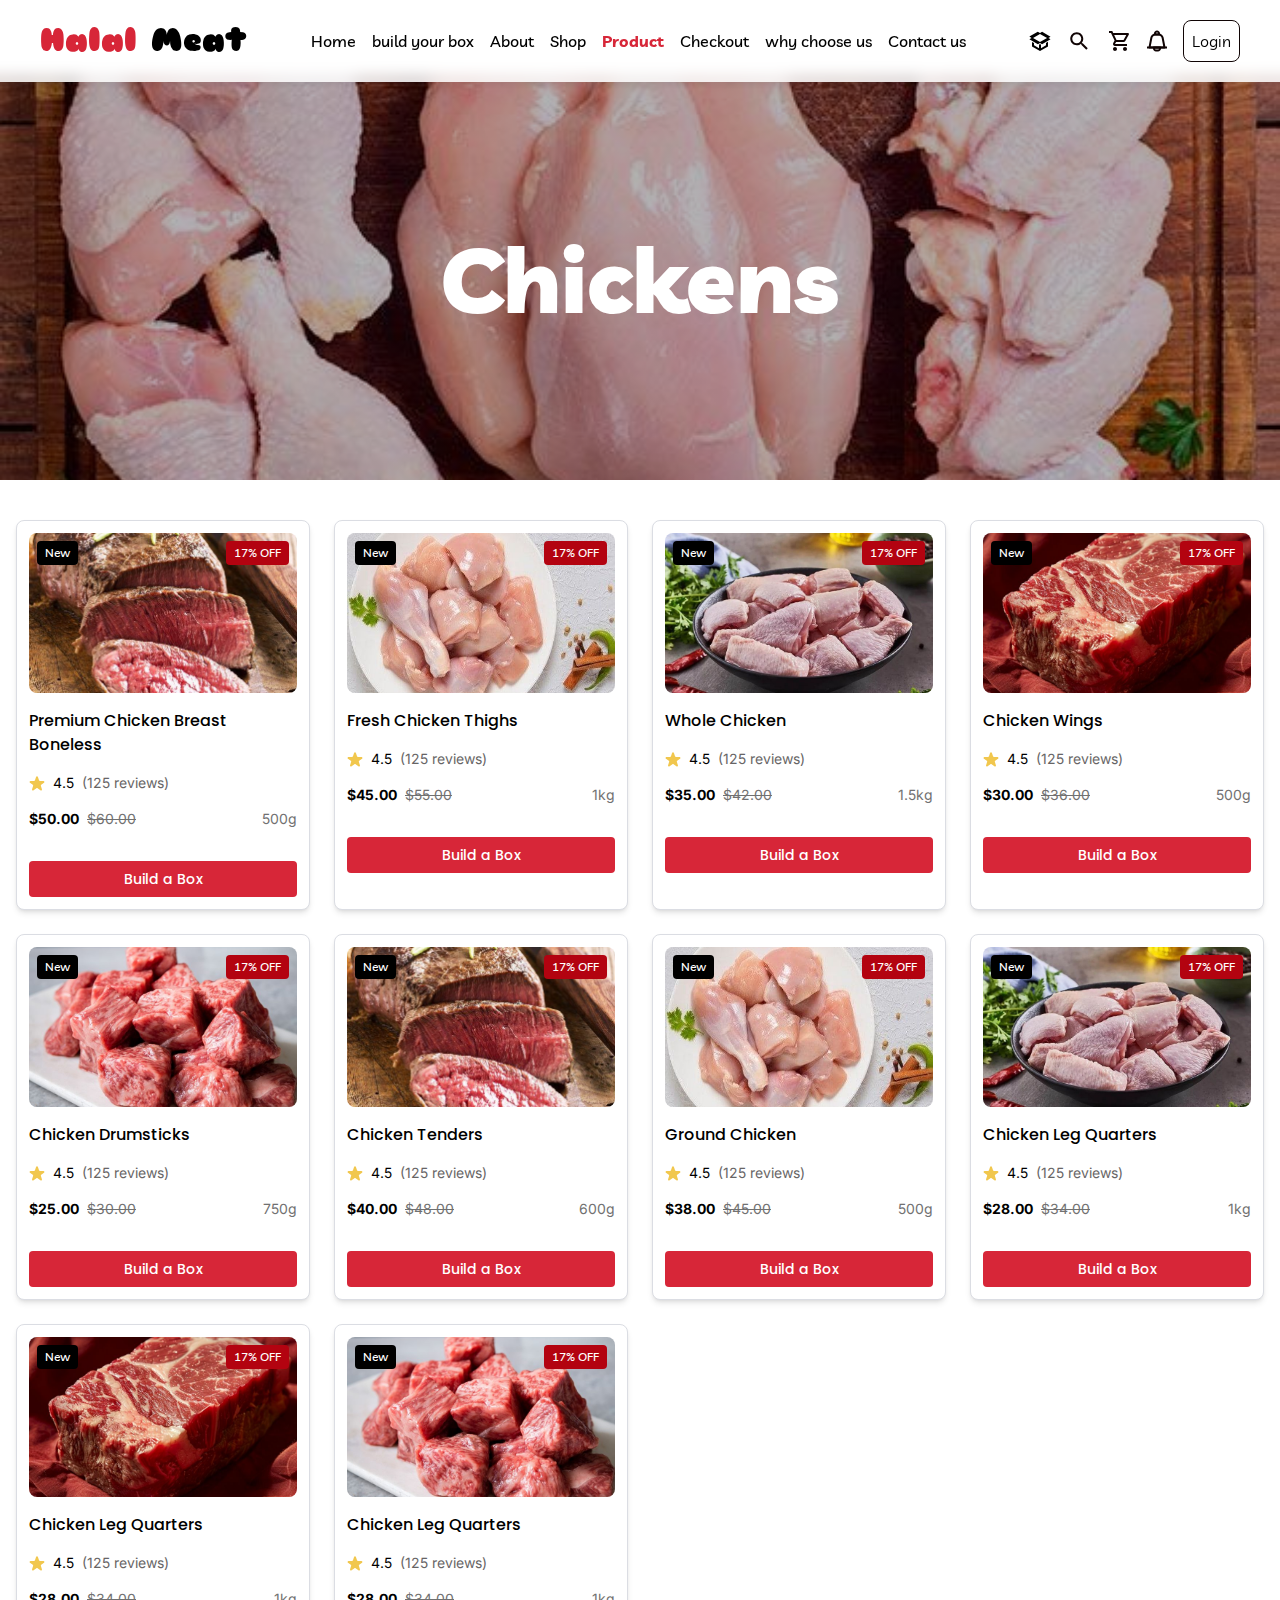
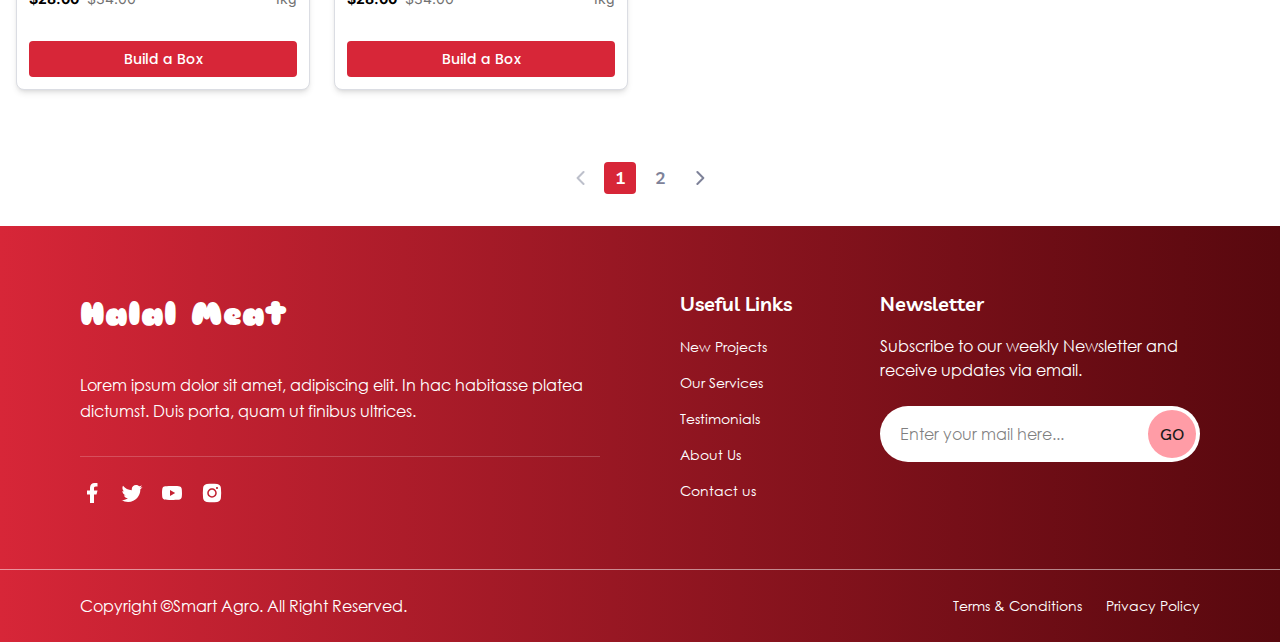
<file: src/chicken-category.html>
<!DOCTYPE html>
<html lang="en">

<head>
    <meta charset="UTF-8">
    <meta name="viewport" content="width=device-width, initial-scale=1.0">
    <title>Halal Meat - Chicken Category</title>
    <link href="./output.css" rel="stylesheet">
</head>

<body class="font-livvic">
    <!-- Header -->
    <header class="fixed top-0 left-0 right-0 z-50 bg-[#ffffff58] backdrop-blur-sm shadow-[0_4px_4px_#0000000D]">
        <div class="px-10 py-4">
            <div class="flex items-center justify-between">
                <!-- Logo -->
                <a href="./index.html" class="cursor-pointer">
                    <h1 class="font-extrabold text-lg lg:text-[32px] text-[#D72638] font-sniglet">
                        Halal <span class="text-black">Meat</span>
                    </h1>
                </a>

                <!-- Navigation -->
                <nav id="mobile-menu" class="hidden xl:flex items-center space-x-4 2xl:space-x-8 font-medium text-base">
                    <a href="./index.html" class="text-black hover:text-[#D72638] transition-colors">Home</a>
                    <a href="./build-your-box.html" class="text-black hover:text-[#D72638] transition-colors ">build your
                        box</a>
                    <a href="./about.html" class="text-black hover:text-[#D72638] transition-colors">About</a>
                    <a href="./shop.html" class="text-black hover:text-[#D72638] transition-colors">Shop</a>
                    <a href="./products.html"
                        class="text-[#D72638] hover:text-[#D72638] transition-colors font-bold">Product</a>
                    <a href="./checkout.html" class="text-black hover:text-[#D72638] transition-colors">Checkout</a>
                    <a href="./why-choose-us.html" class="text-black hover:text-[#D72638] transition-colors">why choose
                        us</a>
                    <a href="./contact.html" class="text-black hover:text-[#D72638] transition-colors">Contact us</a>
                </nav>

                <div class="hidden xl:flex items-center justify-between gap-4 2xl:gap-8">
                    <a href="./build-your-box.html">
                        <svg width="22" height="20" viewBox="0 0 22 20" fill="none" xmlns="http://www.w3.org/2000/svg">
                            <path
                                d="M18.9995 10.8413L19.0005 15.5003L11.0005 20.0003L3.00045 15.5003L2.99947 10.9183L4.99948 12.0873L5.00047 14.3303L10.0005 17.1423L9.99945 13.6723L11.0074 13.0541L11.9995 13.6643L12.0005 17.1423L17.0005 14.3293L16.9995 12.0093L18.9995 10.8413ZM8.75136 0.704102L10.9728 2.01613L11.0005 2.00029L11.0128 2.00713L13.1166 0.76532L21.5262 5.66699L19.4148 6.96313L21.5265 8.20968L13.0647 13.1512L11.0018 11.8841L8.87417 13.1918L0.412391 8.25027L2.5708 6.97513L0.341797 5.60582L8.75136 0.704102ZM18.0755 7.0003L10.9955 3.1063L4.05791 7.0003L10.9955 10.8943L18.0755 7.0003Z"
                                fill="black" />
                        </svg>
                    </a>
                    <button>
                        <svg width="24" height="24" viewBox="0 0 24 24" fill="none" xmlns="http://www.w3.org/2000/svg">
                            <path
                                d="M15.7549 14.2549H14.9649L14.6849 13.9849C15.6649 12.8449 16.2549 11.3649 16.2549 9.75488C16.2549 6.16488 13.3449 3.25488 9.75488 3.25488C6.16488 3.25488 3.25488 6.16488 3.25488 9.75488C3.25488 13.3449 6.16488 16.2549 9.75488 16.2549C11.3649 16.2549 12.8449 15.6649 13.9849 14.6849L14.2549 14.9649V15.7549L19.2549 20.7449L20.7449 19.2549L15.7549 14.2549ZM9.75488 14.2549C7.26488 14.2549 5.25488 12.2449 5.25488 9.75488C5.25488 7.26488 7.26488 5.25488 9.75488 5.25488C12.2449 5.25488 14.2549 7.26488 14.2549 9.75488C14.2549 12.2449 12.2449 14.2549 9.75488 14.2549Z"
                                fill="#100404" />
                        </svg>
                    </button>
                    <a href="./card.html">
                        <svg width="24" height="24" viewBox="0 0 24 24" fill="none" xmlns="http://www.w3.org/2000/svg">
                            <path
                                d="M16.5461 13C17.2961 13 17.9561 12.59 18.2961 11.97L21.8761 5.48C22.2461 4.82 21.7661 4 21.0061 4H6.20609L5.26609 2H1.99609V4H3.99609L7.59609 11.59L6.24609 14.03C5.51609 15.37 6.47609 17 7.99609 17H19.9961V15H7.99609L9.09609 13H16.5461ZM7.15609 6H19.3061L16.5461 11H9.52609L7.15609 6ZM7.99609 18C6.89609 18 6.00609 18.9 6.00609 20C6.00609 21.1 6.89609 22 7.99609 22C9.09609 22 9.99609 21.1 9.99609 20C9.99609 18.9 9.09609 18 7.99609 18ZM17.9961 18C16.8961 18 16.0061 18.9 16.0061 20C16.0061 21.1 16.8961 22 17.9961 22C19.0961 22 19.9961 21.1 19.9961 20C19.9961 18.9 19.0961 18 17.9961 18Z"
                                fill="#100404" />
                        </svg>
                    </a>
                    <a href="./notification.html">
                        <svg width="20" height="22" viewBox="0 0 20 22" fill="none" xmlns="http://www.w3.org/2000/svg">
                            <path fill-rule="evenodd" clip-rule="evenodd"
                                d="M3.39404 7.55577C3.84677 5.20157 5.90673 3.5 8.30407 3.5H11.6959C14.0933 3.5 16.1532 5.20156 16.606 7.55576L18.482 17.3112C18.5383 17.6041 18.461 17.9069 18.271 18.1368C18.081 18.3668 17.7983 18.5 17.5 18.5H2.50001C2.20171 18.5 1.91899 18.3668 1.72902 18.1368C1.53905 17.9069 1.46167 17.6041 1.518 17.3112L3.39404 7.55577ZM8.30407 5.5C6.86567 5.5 5.62969 6.52094 5.35805 7.93346L3.71064 16.5H16.2894L14.642 7.93346C14.3703 6.52094 13.1343 5.5 11.6959 5.5H8.30407Z"
                                fill="#100404" />
                            <path fill-rule="evenodd" clip-rule="evenodd" d="M20 18.5H0V16.5H20V18.5Z" fill="#100404" />
                            <path fill-rule="evenodd" clip-rule="evenodd"
                                d="M6 17.5C6 16.9477 6.44772 16.5 7 16.5H13C13.5523 16.5 14 16.9477 14 17.5V18.5C14 20.1569 12.6569 21.5 11 21.5H9C7.34315 21.5 6 20.1569 6 18.5V17.5ZM8 18.5C8 19.0523 8.44772 19.5 9 19.5H11C11.5523 19.5 12 19.0523 12 18.5H8Z"
                                fill="#100404" />
                            <path fill-rule="evenodd" clip-rule="evenodd"
                                d="M7 4.5C7 5.05228 7.44772 5.5 8 5.5H12C12.5523 5.5 13 5.05228 13 4.5V3.5C13 1.84315 11.6569 0.5 10 0.5C8.34315 0.5 7 1.84315 7 3.5V4.5ZM9 3.5C9 2.94772 9.44772 2.5 10 2.5C10.5523 2.5 11 2.94772 11 3.5H9Z"
                                fill="#100404" />
                        </svg>
                    </a>
                    <a href="./login.html" class="border border-[#100404] text-black rounded-lg p-2">
                        Login
                    </a>
                </div>

                <!-- Mobile Menu Button -->
                <button id="mobile-menu-button" class="xl:hidden text-white mix-blend-difference">
                    <svg class="w-6 h-6" fill="none" stroke="currentColor" viewBox="0 0 24 24">
                        <path stroke-linecap="round" stroke-linejoin="round" stroke-width="2"
                            d="M4 6h16M4 12h16M4 18h16"></path>
                    </svg>
                </button>

                <nav id="mobile-menu-dropdown"
                    class="xl:hidden hidden gap-4 items-start space-x-8 font-medium text-base bg-black/70 backdrop-blur-md shadow-2xl border-t border-white/10 scrollbar-y-thin absolute top-full left-0 right-0 z-50 p-4 flex flex-col gap-4">
                    <a href="./index.html"
                        class="text-white hover:text-red-400 transition-all duration-300 font-bold py-3 px-6 rounded-lg hover:bg-white/10 w-full text-center">Home</a>
                    <a href="./build-your-box.html"
                        class="text-white hover:text-red-400 transition-all duration-300 py-3 px-6 rounded-lg hover:bg-white/10 w-full text-center">build
                        your box</a>
                    <a href="./about.html"
                        class="text-white hover:text-red-400 transition-all duration-300 py-3 px-6 rounded-lg hover:bg-white/10 w-full text-center">About</a>
                    <a href="./shop.html"
                        class="text-white hover:text-red-400 transition-all duration-300 py-3 px-6 rounded-lg hover:bg-white/10 w-full text-center">Shop</a>
                    <a href="./products.html"
                        class="text-white hover:text-red-400 transition-all duration-300 py-3 px-6 rounded-lg hover:bg-white/10 w-full text-center">Product</a>
                    <a href="./checkout.html"
                        class="text-white hover:text-red-400 transition-all duration-300 py-3 px-6 rounded-lg hover:bg-white/10 w-full text-center">Checkout</a>
                    <a href="./why-choose-us.html"
                        class="text-white hover:text-red-400 transition-all duration-300 py-3 px-6 rounded-lg hover:bg-white/10 w-full text-center">why
                        choose us</a>
                    <a href="./contact.html"
                        class="text-white hover:text-red-400 transition-all duration-300 py-3 px-6 rounded-lg hover:bg-white/10 w-full text-center">Contact
                        us</a>
                    <a href="./card.html"
                        class="flex gap-3 items-center justify-center text-white hover:text-red-400 transition-all duration-300 py-3 px-6 rounded-lg hover:bg-white/10 w-full text-center">
                        <svg width="24" height="24" viewBox="0 0 24 24" fill="none" xmlns="http://www.w3.org/2000/svg">
                            <path
                                d="M16.5461 13C17.2961 13 17.9561 12.59 18.2961 11.97L21.8761 5.48C22.2461 4.82 21.7661 4 21.0061 4H6.20609L5.26609 2H1.99609V4H3.99609L7.59609 11.59L6.24609 14.03C5.51609 15.37 6.47609 17 7.99609 17H19.9961V15H7.99609L9.09609 13H16.5461ZM7.15609 6H19.3061L16.5461 11H9.52609L7.15609 6ZM7.99609 18C6.89609 18 6.00609 18.9 6.00609 20C6.00609 21.1 6.89609 22 7.99609 22C9.09609 22 9.99609 21.1 9.99609 20C9.99609 18.9 9.09609 18 7.99609 18ZM17.9961 18C16.8961 18 16.0061 18.9 16.0061 20C16.0061 21.1 16.8961 22 17.9961 22C19.0961 22 19.9961 21.1 19.9961 20C19.9961 18.9 19.0961 18 17.9961 18Z"
                                fill="#fff" />
                        </svg>
                        Cart
                    </a>
                    <a href="./notification.html"
                        class="flex gap-3 items-center justify-center text-white hover:text-red-400 transition-all duration-300 py-3 px-6 rounded-lg hover:bg-white/10 w-full text-center">
                        <svg width="20" height="22" viewBox="0 0 20 22" fill="none" xmlns="http://www.w3.org/2000/svg">
                            <path fill-rule="evenodd" clip-rule="evenodd"
                                d="M3.39404 7.55577C3.84677 5.20157 5.90673 3.5 8.30407 3.5H11.6959C14.0933 3.5 16.1532 5.20156 16.606 7.55576L18.482 17.3112C18.5383 17.6041 18.461 17.9069 18.271 18.1368C18.081 18.3668 17.7983 18.5 17.5 18.5H2.50001C2.20171 18.5 1.91899 18.3668 1.72902 18.1368C1.53905 17.9069 1.46167 17.6041 1.518 17.3112L3.39404 7.55577ZM8.30407 5.5C6.86567 5.5 5.62969 6.52094 5.35805 7.93346L3.71064 16.5H16.2894L14.642 7.93346C14.3703 6.52094 13.1343 5.5 11.6959 5.5H8.30407Z"
                                fill="#fff" />
                            <path fill-rule="evenodd" clip-rule="evenodd" d="M20 18.5H0V16.5H20V18.5Z" fill="#fff" />
                            <path fill-rule="evenodd" clip-rule="evenodd"
                                d="M6 17.5C6 16.9477 6.44772 16.5 7 16.5H13C13.5523 16.5 14 16.9477 14 17.5V18.5C14 20.1569 12.6569 21.5 11 21.5H9C7.34315 21.5 6 20.1569 6 18.5V17.5ZM8 18.5C8 19.0523 8.44772 19.5 9 19.5H11C11.5523 19.5 12 19.0523 12 18.5H8Z"
                                fill="#fff" />
                            <path fill-rule="evenodd" clip-rule="evenodd"
                                d="M7 4.5C7 5.05228 7.44772 5.5 8 5.5H12C12.5523 5.5 13 5.05228 13 4.5V3.5C13 1.84315 11.6569 0.5 10 0.5C8.34315 0.5 7 1.84315 7 3.5V4.5ZM9 3.5C9 2.94772 9.44772 2.5 10 2.5C10.5523 2.5 11 2.94772 11 3.5H9Z"
                                fill="#fff" />
                        </svg>
                        Notifications
                    </a>
                    <a href="./login.html"
                        class="text-white hover:text-red-400 transition-all duration-300 py-3 px-6 rounded-lg hover:bg-white/10 w-full text-center">
                        Login
                    </a>
                </nav>
            </div>
        </div>
    </header>

    <!-- Hero Section -->
    <section class="relative h-[400px] bg-no-repeat mt-20 bg-cover"
        style="background-image: linear-gradient(rgba(0,0,0,0.3), rgba(0,0,0,0.3)), url('./assets/images/chicken.jpg'); background-position: center;">
        <!-- Hero Content -->
        <div class="relative z-10 flex flex-col items-center justify-center h-full text-center px-6">
            <h1 class="text-white text-3xl md:text-5xl lg:text-6xl xl:text-[90px] font-extrabold">
                Chickens
            </h1>
        </div>
    </section>

    <!-- Products Grid -->
    <section class="px-4 flex items-center justify-center my-10 2xl:max-w-[1900px] mx-auto">
        <div id="productsGrid"
            class="grid grid-cols-1 sm:grid-cols-2 md:grid-cols-3 lg:grid-cols-4 xl:grid-cols-4 2xl:grid-cols-5 gap-6 w-full">
            <!-- Products will be inserted here -->
        </div>
    </section>

    <!-- Pagination -->
    <section class="py-8">
        <div class="max-w-7xl mx-auto px-4">
            <div class="flex justify-center space-x-2" id="pagination-container">
                <button id="prev-btn"
                    class="w-8 h-8 flex items-center justify-center cursor-pointer transition-opacity">
                    <svg width="9" height="14" viewBox="0 0 9 14" fill="none" xmlns="http://www.w3.org/2000/svg">
                        <path d="M7.5301 1.08008L1.6001 7.00008L7.5301 12.9201" stroke="#7E8299" stroke-width="2"
                            stroke-linecap="round" stroke-linejoin="round" />
                    </svg>
                </button>

                <button id="page-1"
                    class="w-8 h-8 bg-[#D72638] text-white rounded flex items-center justify-center cursor-pointer transition-all font-semibold text-lg">1</button>
                <button id="page-2"
                    class="w-8 h-8 text-[#7E8299] rounded flex items-center justify-center hover:bg-[#D72638] hover:text-white cursor-pointer transition-all font-semibold text-lg">2</button>
                <button id="page-3"
                    class="w-8 h-8 text-[#7E8299] rounded flex items-center justify-center hover:bg-[#D72638] hover:text-white cursor-pointer transition-all font-semibold text-lg">3</button>
                <button id="page-4"
                    class="w-8 h-8 text-[#7E8299] rounded flex items-center justify-center hover:bg-[#D72638] hover:text-white cursor-pointer transition-all font-semibold text-lg">4</button>
                <button id="page-5"
                    class="w-8 h-8 text-[#7E8299] rounded flex items-center justify-center hover:bg-[#D72638] hover:text-white cursor-pointer transition-all font-semibold text-lg">5</button>

                <button id="next-btn"
                    class="w-8 h-8 flex items-center justify-center cursor-pointer transition-opacity">
                    <svg width="9" height="14" viewBox="0 0 9 14" fill="none" xmlns="http://www.w3.org/2000/svg">
                        <path d="M1.37988 1.08008L7.30988 7.00008L1.37988 12.9201" stroke="#7E8299" stroke-width="2"
                            stroke-linecap="round" stroke-linejoin="round" />
                    </svg>
                </button>
            </div>
        </div>
    </section>

    <!-- Checkout Card Modal -->
    <div id="checkoutCard"
        class="fixed top-0 right-0 h-full w-80 md:w-96 bg-white shadow-2xl transition-all duration-300 ease-in-out z-[60] flex flex-col">
        <!-- Header -->
        <div class="flex items-center justify-between p-6">
            <h3 class="text-lg font-medium font-poppins text-[#1A1A1A]">Box</h3>
            <button onclick="hideCheckoutCard()" class="text-[#1A1A1A] hover:text-gray-600 transition-colors">
                <svg class="w-6 h-6" fill="none" stroke="currentColor" viewBox="0 0 24 24">
                    <path stroke-linecap="round" stroke-linejoin="round" stroke-width="2" d="M6 18L18 6M6 6l12 12">
                    </path>
                </svg>
            </button>
        </div>

        <!-- Cart Items -->
        <div class="flex-1 overflow-y-auto p-6">
            <div id="cartItems" class="space-y-3">
                <!-- Cart items will be dynamically inserted here -->
            </div>
        </div>

        <!-- Footer -->
        <div class="p-4 space-y-4">
            <!-- Summary -->
            <div class="flex justify-between items-center">
                <span id="totalItems" class="text-base font-poppins font-normal text-[#1A1A1A]">0 Products</span>
                <span id="totalPrice" class="text-base font-poppins font-semibold text-[#1A1A1A]">$0.00</span>
            </div>

            <!-- Action Buttons -->
            <div class="space-y-3 font-poppins">
                <button
                    class="w-full bg-[#B30310] text-white font-medium py-3 px-4 rounded-[43px] hover:bg-[#B30310] transition-colors">
                    Checkout
                </button>
                <button
                    class="w-full bg-[#AC56571A] text-[#B30310] font-medium py-3 px-4 rounded-[43px] hover:bg-gray-200 transition-colors">
                    Go To Cart
                </button>
            </div>
        </div>
    </div>

    <!-- Backdrop -->
    <div id="checkoutBackdrop" class="fixed inset-0 bg-[#00000080] z-[55] transition-opacity duration-300">
    </div>

    <!-- Footer -->
    <footer class="bg-linear-to-r from-[#D72638] to-[#58080E] text-white">
        <!-- Main Footer Content -->
        <div class="px-6 md:px-12 lg:px-20 py-16 text-center md:text-start 2xl:max-w-[1900px] mx-auto">
            <div class="grid grid-cols-1 md:grid-cols-3 lg:grid-cols-6 gap-8 lg:gap-20">
                <!-- Left Column - Halal Meat -->
                <div class="col-span-1 lg:col-span-3">
                    <a href="./index.html" class="cursor-pointer">
                        <h1 class="font-extrabold text-lg lg:text-[32px] text-white font-sniglet">
                            Halal Meat</span>
                        </h1>
                    </a>
                    <p class="text-white font-normal text-base my-8 leading-relaxed font-century-gothic">
                        Lorem ipsum dolor sit amet, adipiscing elit. In hac habitasse platea dictumst. Duis porta, quam
                        ut finibus ultrices.
                    </p>

                    <div class="w-full bg-[#FFFFFF33] h-[1px]"></div>
                    <!-- Social Media Icons -->
                    <div class="flex space-x-4 mt-6 justify-center md:justify-start">
                        <a href="#">
                            <svg width="24" height="24" viewBox="0 0 24 24" fill="none"
                                xmlns="http://www.w3.org/2000/svg">
                                <path
                                    d="M14 13.5H16.5L17.5 9.5H14V7.5C14 6.47 14 5.5 16 5.5H17.5V2.14C17.174 2.097 15.943 2 14.643 2C11.928 2 10 3.657 10 6.7V9.5H7V13.5H10V22H14V13.5Z"
                                    fill="white" />
                            </svg>
                        </a>
                        <a href="#">
                            <svg width="24" height="24" viewBox="0 0 24 24" fill="none"
                                xmlns="http://www.w3.org/2000/svg">
                                <path
                                    d="M22.46 6C21.69 6.35 20.86 6.58 20 6.69C20.88 6.16 21.56 5.32 21.88 4.31C21.05 4.81 20.13 5.16 19.16 5.36C18.37 4.5 17.26 4 16 4C13.65 4 11.73 5.92 11.73 8.29C11.73 8.63 11.77 8.96 11.84 9.27C8.28004 9.09 5.11004 7.38 3.00004 4.79C2.63004 5.42 2.42004 6.16 2.42004 6.94C2.42004 8.43 3.17004 9.75 4.33004 10.5C3.62004 10.5 2.96004 10.3 2.38004 10V10.03C2.38004 12.11 3.86004 13.85 5.82004 14.24C5.19077 14.4122 4.53013 14.4362 3.89004 14.31C4.16165 15.1625 4.69358 15.9084 5.41106 16.4429C6.12854 16.9775 6.99549 17.2737 7.89004 17.29C6.37367 18.4904 4.49404 19.1393 2.56004 19.13C2.22004 19.13 1.88004 19.11 1.54004 19.07C3.44004 20.29 5.70004 21 8.12004 21C16 21 20.33 14.46 20.33 8.79C20.33 8.6 20.33 8.42 20.32 8.23C21.16 7.63 21.88 6.87 22.46 6Z"
                                    fill="white" />
                            </svg>
                        </a>
                        <a href="#">
                            <svg width="24" height="24" viewBox="0 0 24 24" fill="none"
                                xmlns="http://www.w3.org/2000/svg">
                                <path
                                    d="M10 15L15.19 12L10 9V15ZM21.56 7.17C21.69 7.64 21.78 8.27 21.84 9.07C21.91 9.87 21.94 10.56 21.94 11.16L22 12C22 14.19 21.84 15.8 21.56 16.83C21.31 17.73 20.73 18.31 19.83 18.56C19.36 18.69 18.5 18.78 17.18 18.84C15.88 18.91 14.69 18.94 13.59 18.94L12 19C7.81 19 5.2 18.84 4.17 18.56C3.27 18.31 2.69 17.73 2.44 16.83C2.31 16.36 2.22 15.73 2.16 14.93C2.09 14.13 2.06 13.44 2.06 12.84L2 12C2 9.81 2.16 8.2 2.44 7.17C2.69 6.27 3.27 5.69 4.17 5.44C4.64 5.31 5.5 5.22 6.82 5.16C8.12 5.09 9.31 5.06 10.41 5.06L12 5C16.19 5 18.8 5.16 19.83 5.44C20.73 5.69 21.31 6.27 21.56 7.17Z"
                                    fill="white" />
                            </svg>
                        </a>
                        <a href="#">
                            <svg width="24" height="24" viewBox="0 0 24 24" fill="none"
                                xmlns="http://www.w3.org/2000/svg">
                                <path
                                    d="M12 8.75C11.138 8.75 10.3114 9.09241 9.7019 9.7019C9.09241 10.3114 8.75 11.138 8.75 12C8.75 12.862 9.09241 13.6886 9.7019 14.2981C10.3114 14.9076 11.138 15.25 12 15.25C12.862 15.25 13.6886 14.9076 14.2981 14.2981C14.9076 13.6886 15.25 12.862 15.25 12C15.25 11.138 14.9076 10.3114 14.2981 9.7019C13.6886 9.09241 12.862 8.75 12 8.75Z"
                                    fill="white" />
                                <path fill-rule="evenodd" clip-rule="evenodd"
                                    d="M6.76982 3.08194C10.2458 2.69664 13.7538 2.69664 17.2298 3.08194C19.1288 3.29394 20.6598 4.78894 20.8828 6.69494C21.295 10.2196 21.295 13.7803 20.8828 17.3049C20.6598 19.2109 19.1288 20.7059 17.2308 20.9189C13.7545 21.3043 10.2462 21.3043 6.76982 20.9189C4.87082 20.7059 3.33982 19.2109 3.11682 17.3059C2.70455 13.781 2.70455 10.2199 3.11682 6.69494C3.33982 4.78894 4.87082 3.29394 6.76982 3.08194ZM16.9998 5.99994C16.7346 5.99994 16.4802 6.1053 16.2927 6.29284C16.1052 6.48037 15.9998 6.73473 15.9998 6.99994C15.9998 7.26516 16.1052 7.51951 16.2927 7.70705C16.4802 7.89459 16.7346 7.99994 16.9998 7.99994C17.265 7.99994 17.5194 7.89459 17.7069 7.70705C17.8945 7.51951 17.9998 7.26516 17.9998 6.99994C17.9998 6.73473 17.8945 6.48037 17.7069 6.29284C17.5194 6.1053 17.265 5.99994 16.9998 5.99994ZM7.24982 11.9999C7.24982 10.7402 7.75027 9.53198 8.64106 8.64119C9.53186 7.75039 10.74 7.24994 11.9998 7.24994C13.2596 7.24994 14.4678 7.75039 15.3586 8.64119C16.2494 9.53198 16.7498 10.7402 16.7498 11.9999C16.7498 13.2597 16.2494 14.4679 15.3586 15.3587C14.4678 16.2495 13.2596 16.7499 11.9998 16.7499C10.74 16.7499 9.53186 16.2495 8.64106 15.3587C7.75027 14.4679 7.24982 13.2597 7.24982 11.9999Z"
                                    fill="white" />
                            </svg>
                        </a>
                    </div>
                </div>

                <!-- Middle Column - Useful Links -->
                <div class="col-span-1">
                    <h3 class="text-xl font-semibold mb-4 font-livvic">Useful Links</h3>
                    <ul class="space-y-3">
                        <li><a href="#"
                                class="text-white hover:text-white/60 font-normal text-sm font-century-gothic transition-colors">New
                                Projects</a></li>
                        <li><a href="#"
                                class="text-white hover:text-white/60 font-normal text-sm font-century-gothic transition-colors">Our
                                Services</a></li>
                        <li><a href="#"
                                class="text-white hover:text-white/60 font-normal text-sm font-century-gothic transition-colors">Testimonials</a>
                        </li>
                        <li><a href="#"
                                class="text-white hover:text-white/60 font-normal text-sm font-century-gothic transition-colors">About
                                Us</a></li>
                        <li><a href="#"
                                class="text-white hover:text-white/60 font-normal text-sm font-century-gothic transition-colors">Contact
                                us</a></li>
                    </ul>
                </div>

                <!-- Right Column - Newsletter -->
                <div class="col-span-1 lg:col-span-2">
                    <h3 class="text-xl font-semibold mb-4 font-livvic">Newsletter</h3>
                    <p class="text-white mb-6 font-century-gothic font-normal text-base">
                        Subscribe to our weekly Newsletter and receive updates via email.
                    </p>
                    <!-- Newsletter Form -->
                    <div
                        class="flex items-center w-full max-w-md bg-white p-1 bg-opacity-20 rounded-[50px] overflow-hidden focus-within:ring-2 focus-within:ring-white focus-within:ring-opacity-50">
                        <input type="email" placeholder="Enter your mail here..."
                            class="flex-1 px-4 py-3 font-normal text-base font-century-gothic bg-transparent text-[#00000080] placeholder-[#00000080] focus:outline-none" />
                        <button
                            class="bg-[#FF9CA6] text-[#1A1A1A] font-medium text-base font-livvic p-3 rounded-[50px] hover:bg-opacity-70 transition-colors whitespace-nowrap">
                            GO
                        </button>
                    </div>

                </div>
            </div>
        </div>

        <!-- Bottom Footer Bar -->
        <div class="border-t border-[#FFFFFF80] border-opacity-20">
            <div class="container px-6 md:px-12 lg:px-20 mx-auto py-6">
                <div
                    class="flex flex-col md:flex-row justify-center md:justify-between text-center md:text-start items-center space-y-4 md:space-y-0 text-base font-century-gothic font-normal">
                    <div class="text-white hover:text-white/60 transition-colors">
                        Copyright ©Smart Agro. All Right Reserved.
                    </div>
                    <div class="flex space-x-6 text-sm">
                        <a href="#" class="text-white hover:text-white/60 transition-colors">Terms & Conditions</a>
                        <a href="#" class="text-white hover:text-white/60 transition-colors">Privacy Policy</a>
                    </div>
                </div>
            </div>
        </div>
    </footer>

    <script src="./mobile-menu.js"></script>
    <script>
        // Product data
        const products = [
            {
                id: 1,
                name: "Premium Chicken Breast Boneless",
                category: "chicken",
                image: "./assets/images/product1.jpg",
                price: "50.00",
                originalPrice: "60.00",
                weight: "500g"
            },
            {
                id: 2,
                name: "Fresh Chicken Thighs",
                category: "chicken",
                image: "./assets/images/product2.jpg",
                price: "45.00",
                originalPrice: "55.00",
                weight: "1kg"
            },
            {
                id: 3,
                name: "Whole Chicken",
                category: "chicken",
                image: "./assets/images/product3.jpg",
                price: "35.00",
                originalPrice: "42.00",
                weight: "1.5kg"
            },
            {
                id: 4,
                name: "Chicken Wings",
                category: "chicken",
                image: "./assets/images/vibrant-studio-image.jpg",
                price: "30.00",
                originalPrice: "36.00",
                weight: "500g"
            },
            {
                id: 5,
                name: "Chicken Drumsticks",
                category: "chicken",
                image: "./assets/images/product5.jpg",
                price: "25.00",
                originalPrice: "30.00",
                weight: "750g"
            },
            {
                id: 6,
                name: "Chicken Tenders",
                category: "chicken",
                image: "./assets/images/product1.jpg",
                price: "40.00",
                originalPrice: "48.00",
                weight: "600g"
            },
            {
                id: 7,
                name: "Ground Chicken",
                category: "chicken",
                image: "./assets/images/product2.jpg",
                price: "38.00",
                originalPrice: "45.00",
                weight: "500g"
            },
            {
                id: 8,
                name: "Chicken Leg Quarters",
                category: "chicken",
                image: "./assets/images/product3.jpg",
                price: "28.00",
                originalPrice: "34.00",
                weight: "1kg"
            },
            {
                id: 9,
                name: "Chicken Leg Quarters",
                category: "chicken",
                image: "./assets/images/vibrant-studio-image.jpg",
                price: "28.00",
                originalPrice: "34.00",
                weight: "1kg"
            },
            {
                id: 10,
                name: "Chicken Leg Quarters",
                category: "chicken",
                image: "./assets/images/product5.jpg",
                price: "28.00",
                originalPrice: "34.00",
                weight: "1kg"
            },
            {
                id: 11,
                name: "Chicken Leg Quarters",
                category: "chicken",
                image: "./assets/images/product1.jpg",
                price: "28.00",
                originalPrice: "34.00",
                weight: "1kg"
            },
            {
                id: 12,
                name: "Chicken Leg Quarters",
                category: "chicken",
                image: "./assets/images/product2.jpg",
                price: "28.00",
                originalPrice: "34.00",
                weight: "1kg"
            },
            {
                id: 13,
                name: "Chicken Leg Quarters",
                category: "chicken",
                image: "./assets/images/product3.jpg",
                price: "28.00",
                originalPrice: "34.00",
                weight: "1kg"
            },
            {
                id: 14,
                name: "Chicken Leg Quarters",
                category: "chicken",
                image: "./assets/images/vibrant-studio-image.jpg",
                price: "28.00",
                originalPrice: "34.00",
                weight: "1kg"
            },
            {
                id: 15,
                name: "Chicken Leg Quarters",
                category: "chicken",
                image: "./assets/images/product5.jpg",
                price: "28.00",
                originalPrice: "34.00",
                weight: "1kg"
            },
            {
                id: 16,
                name: "Chicken Leg Quarters",
                category: "chicken",
                image: "./assets/images/product1.jpg",
                price: "28.00",
                originalPrice: "34.00",
                weight: "1kg"
            },
            {
                id: 17,
                name: "Chicken Leg Quarters",
                category: "chicken",
                image: "./assets/images/product2.jpg",
                price: "28.00",
                originalPrice: "34.00",
                weight: "1kg"
            },
            {
                id: 18,
                name: "Chicken Leg Quarters",
                category: "chicken",
                image: "./assets/images/product3.jpg",
                price: "28.00",
                originalPrice: "34.00",
                weight: "1kg"
            },
            {
                id: 19,
                name: "Chicken Leg Quarters",
                category: "chicken",
                image: "./assets/images/vibrant-studio-image.jpg",
                price: "28.00",
                originalPrice: "34.00",
                weight: "1kg"
            },
            {
                id: 20,
                name: "Chicken Leg Quarters",
                category: "chicken",
                image: "./assets/images/product5.jpg",
                price: "28.00",
                originalPrice: "34.00",
                weight: "1kg"
            }
        ];

        let cartItems = [];
        let currentPage = 1;
        const productsPerPage = 10;

        // Create product card
        function createProductCard(product) {
            return `
                <div class="border border-[#DBDDE3] bg-white rounded-lg shadow-md overflow-hidden hover:shadow-lg transition-shadow p-3">
                    <div class="relative">
                        <img src="${product.image}" alt="${product.name}" class="w-full object-cover rounded-lg h-[160px]">
                        <div class="absolute top-2 left-2 bg-black text-white text-xs font-medium px-2 py-1 rounded font-livvic">
                            New
                        </div>
                        <div class="absolute top-2 right-2 bg-[#B30310] text-white text-xs font-medium px-2 py-1 rounded font-livvic">
                            17% OFF
                        </div>
                    </div>
                    <div class="space-y-4 mt-4">
                        <h3 class="font-medium text-base font-poppins">${product.name}</h3>
                        <div class="flex items-center">
                            <svg width="16" height="15" viewBox="0 0 16 15" fill="none" xmlns="http://www.w3.org/2000/svg">
                                <path d="M7.04894 0.92705C7.3483 0.00573921 8.6517 0.00573969 8.95106 0.92705L10.0206 4.21885C10.1545 4.63087 10.5385 4.90983 10.9717 4.90983H14.4329C15.4016 4.90983 15.8044 6.14945 15.0207 6.71885L12.2205 8.75329C11.87 9.00793 11.7234 9.4593 11.8572 9.87132L12.9268 13.1631C13.2261 14.0844 12.1717 14.8506 11.388 14.2812L8.58778 12.2467C8.2373 11.9921 7.7627 11.9921 7.41221 12.2467L4.61204 14.2812C3.82833 14.8506 2.77385 14.0844 3.0732 13.1631L4.14277 9.87132C4.27665 9.4593 4.12999 9.00793 3.7795 8.75329L0.979333 6.71885C0.195619 6.14945 0.598395 4.90983 1.56712 4.90983H5.02832C5.46154 4.90983 5.8455 4.63087 5.97937 4.21885L7.04894 0.92705Z" fill="#F1C74E"/>
                            </svg>
                            <div class="flex gap-2 mx-2 font-inter font-normal">
                                <span class="text-sm text-black">4.5 </span>
                                <span class="text-sm text-[#676565]">(125 reviews)</span>
                            </div>
                        </div>
                        <div class="flex items-center justify-between font-inter">
                            <div class="flex items-center gap-2">
                                <span class="font-bold text-sm">$${product.price}</span>
                                <span class="text-sm font-normal text-[#717171] line-through">$${product.originalPrice}</span>
                            </div>
                            <span class="text-sm font-normal text-[#717171]">${product.weight}</span>
                        </div>
                        <button onclick="addToCart(${product.id})" class="mt-4 w-full bg-[#D72638] text-white font-medium text-sm py-2 px-4 rounded hover:bg-red-700 transition-colors font-poppins">
                            Build a Box
                        </button>
                    </div>
                </div>
            `;
        }

        // Render products
        function renderProducts() {
            const productsGrid = document.getElementById('productsGrid');
            const startIndex = (currentPage - 1) * productsPerPage;
            const endIndex = startIndex + productsPerPage;
            const productsToShow = products.slice(startIndex, endIndex);

            productsGrid.innerHTML = productsToShow.map(createProductCard).join('');
            updatePagination();
        }

        // Update pagination buttons
        function updatePagination() {
            const totalPages = Math.ceil(products.length / productsPerPage);

            // Ensure currentPage is within valid range
            if (currentPage > totalPages) {
                currentPage = totalPages;
            }
            if (currentPage < 1) {
                currentPage = 1;
            }

            // Update page buttons
            for (let i = 1; i <= 5; i++) {
                const pageBtn = document.getElementById(`page-${i}`);
                if (pageBtn) {
                    if (i <= totalPages) {
                        pageBtn.style.display = 'flex';
                        if (i === currentPage) {
                            pageBtn.className = 'w-8 h-8 bg-[#D72638] text-white rounded flex items-center justify-center cursor-pointer transition-all font-semibold text-lg';
                        } else {
                            pageBtn.className = 'w-8 h-8 text-[#7E8299] rounded flex items-center justify-center hover:bg-[#D72638] hover:text-white cursor-pointer transition-all font-semibold text-lg';
                        }
                    } else {
                        pageBtn.style.display = 'none';
                    }
                }
            }

            // Update prev/next buttons
            const prevBtn = document.getElementById('prev-btn');
            const nextBtn = document.getElementById('next-btn');

            if (prevBtn) {
                if (currentPage === 1) {
                    prevBtn.style.opacity = '0.5';
                    prevBtn.disabled = true;
                } else {
                    prevBtn.style.opacity = '1';
                    prevBtn.disabled = false;
                }
            }

            if (nextBtn) {
                if (currentPage === totalPages || totalPages === 0) {
                    nextBtn.style.opacity = '0.5';
                    nextBtn.disabled = true;
                } else {
                    nextBtn.style.opacity = '1';
                    nextBtn.disabled = false;
                }
            }
        }

        // Cart functionality
        function addToCart(productId) {
            const product = products.find(p => p.id === productId);
            if (!product) return;

            const existingItem = cartItems.find(item => item.id === productId);

            if (existingItem) {
                existingItem.quantity += 1;
            } else {
                cartItems.push({
                    id: product.id,
                    name: product.name,
                    price: parseFloat(product.price),
                    image: product.image,
                    weight: product.weight,
                    quantity: 1
                });
            }

            updateCartDisplay();
            showCheckoutCard();
        }

        function removeFromCart(productId) {
            cartItems = cartItems.filter(item => item.id !== productId);
            updateCartDisplay();

            if (cartItems.length === 0) {
                hideCheckoutCard();
            }
        }

        function updateCartDisplay() {
            const cartItemsContainer = document.getElementById('cartItems');
            const totalItems = document.getElementById('totalItems');
            const totalPriceElement = document.getElementById('totalPrice');

            const totalPrice = cartItems.reduce((sum, item) => sum + (item.price * item.quantity), 0);
            const totalItemCount = cartItems.reduce((sum, item) => sum + item.quantity, 0);

            totalItems.textContent = `${totalItemCount} Product${totalItemCount !== 1 ? 's' : ''}`;
            totalPriceElement.textContent = `$${totalPrice.toFixed(2)}`;

            cartItemsContainer.innerHTML = cartItems.map(item => `
                <div class="relative flex flex-col sm:flex-row items-start sm:items-center space-x-3 gap-4 p-3">
                    <!-- Mobile: Image and button in same row -->
                    <div class=" sm:block">
                        <img src="${item.image}" alt="${item.name}" class="w-[100px] h-[100px] object-cover rounded">
                        <button onclick="removeFromCart(${item.id})" class="absolute top-2 right-2 text-[#666666] border border-[#CCCCCC] rounded-full p-1 hover:text-red-500 transition-colors sm:hidden">
                            <svg class="w-4 h-4" fill="none" stroke="currentColor" viewBox="0 0 24 24">
                                <path stroke-linecap="round" stroke-linejoin="round" stroke-width="2" d="M6 18L18 6M6 6l12 12"></path>
                            </svg>
                        </button>
                    </div>
                    <div class="flex-1 space-y-2 font-poppins">
                        <h4 class="font-normal text-sm">${item.name}</h4>
                        <div class="flex items-center gap-2">
                            <p class="text-sm text-[#808080]">${item.weight} × ${item.quantity}</p>
                            <p class="text-sm font-medium">$${(item.price * item.quantity).toFixed(2)}</p>
                        </div>
                    </div>
                    <!-- Desktop: Button on the right -->
                    <button onclick="removeFromCart(${item.id})" class="text-[#666666] border border-[#CCCCCC] rounded-full p-1 hover:text-red-500 transition-colors hidden sm:block">
                        <svg class="w-4 h-4" fill="none" stroke="currentColor" viewBox="0 0 24 24">
                            <path stroke-linecap="round" stroke-linejoin="round" stroke-width="2" d="M6 18L18 6M6 6l12 12"></path>
                        </svg>
                    </button>
                </div>
            `).join('');
        }

        function showCheckoutCard() {
            const checkoutCard = document.getElementById('checkoutCard');
            const backdrop = document.getElementById('checkoutBackdrop');

            checkoutCard.classList.add('show');
            backdrop.classList.add('show');

            document.body.style.overflow = 'hidden';
        }

        function hideCheckoutCard() {
            const checkoutCard = document.getElementById('checkoutCard');
            const backdrop = document.getElementById('checkoutBackdrop');

            checkoutCard.classList.remove('show');
            backdrop.classList.remove('show');

            document.body.style.overflow = '';
        }

        // Event listeners
        document.addEventListener('DOMContentLoaded', function () {
            // Pagination event listeners
            const prevBtn = document.getElementById('prev-btn');
            const nextBtn = document.getElementById('next-btn');

            if (prevBtn) {
                prevBtn.addEventListener('click', () => {
                    if (currentPage > 1) {
                        currentPage--;
                        renderProducts();
                    }
                });
            }

            for (let i = 1; i <= 5; i++) {
                const pageBtn = document.getElementById(`page-${i}`);
                if (pageBtn) {
                    pageBtn.addEventListener('click', () => {
                        const totalPages = Math.ceil(products.length / productsPerPage);
                        if (i <= totalPages && i !== currentPage) {
                            currentPage = i;
                            renderProducts();
                        }
                    });
                }
            }

            if (nextBtn) {
                nextBtn.addEventListener('click', () => {
                    const totalPages = Math.ceil(products.length / productsPerPage);
                    if (currentPage < totalPages) {
                        currentPage++;
                        renderProducts();
                    }
                });
            }

            // Backdrop click to close
            document.getElementById('checkoutBackdrop').addEventListener('click', hideCheckoutCard);

            // Initialize
            renderProducts();
        });

        // Make functions global
        window.addToCart = addToCart;
        window.removeFromCart = removeFromCart;
        window.hideCheckoutCard = hideCheckoutCard;
        window.showCheckoutCard = showCheckoutCard;
    </script>
</body>

</html>
</file>
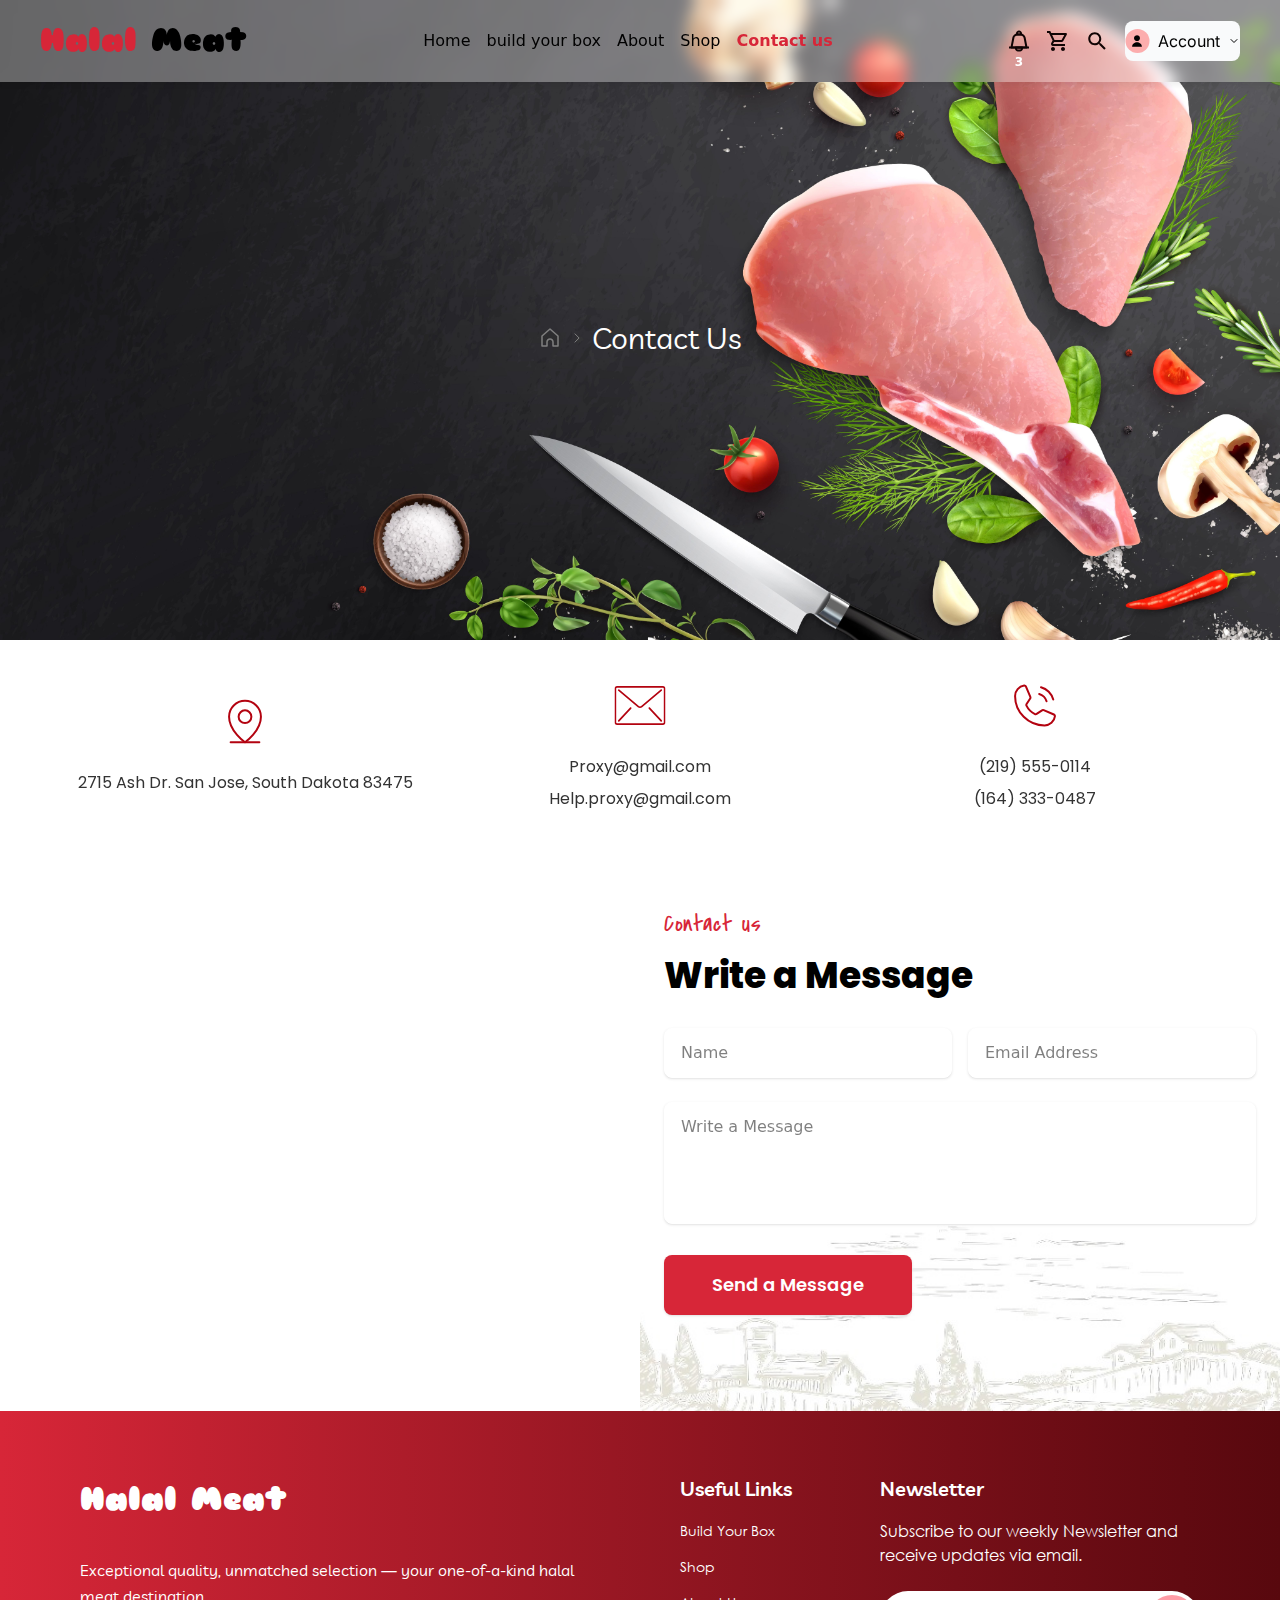
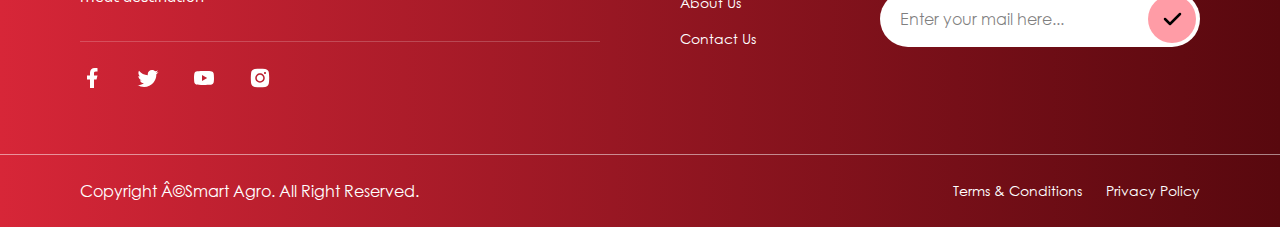
<file: src/contact.html>
<!DOCTYPE html>
<html lang="en">

<head>
    <meta charset="UTF-8">
    <meta name="viewport" content="width=device-width, initial-scale=1.0">
    <title>Contact Us</title>
    <link rel="stylesheet" href="./output.css">
</head>

<body>
<!-- Header -->
<header class="fixed top-0 left-0 right-0 z-50 bg-[#ffffff58] backdrop-blur-sm shadow-[0_4px_4px_#0000000D]">
    <div class="px-10 py-4">
        <div class="flex items-center justify-between">
            <!-- Logo -->
            <a href="./index.html" class="cursor-pointer">
                <h1 class="font-extrabold text-lg lg:text-[32px] text-[#D72638] font-sniglet">
                    Halal <span class="text-black">Meat</span>
                </h1>
            </a>

            <!-- Navigation -->
            <nav id="mobile-menu" class="hidden xl:flex items-center space-x-4 2xl:space-x-12 font-medium text-base">
                <a href="./index.html" class="text-black hover:text-[#D72638] transition-colors">Home</a>
                <a href="./build-your-box.html" class="text-black hover:text-[#D72638] transition-colors">build your
                    box</a>
                <a href="./about.html" class="text-black hover:text-[#D72638] transition-colors">About</a>
                <a href="./shop.html" class="text-black hover:text-[#D72638] transition-colors">Shop</a>
                <a href="./contact.html" class="text-[#D72638] hover:text-[#D72638] transition-colors font-bold">Contact us</a>
            </nav>

            <div class="hidden xl:flex items-center justify-between gap-4 2xl:gap-6">
                <button id="notification-btn" class="relative">
                    <svg width="20" height="22" viewBox="0 0 20 22" fill="none" xmlns="http://www.w3.org/2000/svg">
                        <path fill-rule="evenodd" clip-rule="evenodd"
                            d="M3.39404 7.55577C3.84677 5.20157 5.90673 3.5 8.30407 3.5H11.6959C14.0933 3.5 16.1532 5.20156 16.606 7.55576L18.482 17.3112C18.5383 17.6041 18.461 17.9069 18.271 18.1368C18.081 18.3668 17.7983 18.5 17.5 18.5H2.50001C2.20171 18.5 1.91899 18.3668 1.72902 18.1368C1.53905 17.9069 1.46167 17.6041 1.518 17.3112L3.39404 7.55577ZM8.30407 5.5C6.86567 5.5 5.62969 6.52094 5.35805 7.93346L3.71064 16.5H16.2894L14.642 7.93346C14.3703 6.52094 13.1343 5.5 11.6959 5.5H8.30407Z"
                            fill="#100404" />
                        <path fill-rule="evenodd" clip-rule="evenodd" d="M20 18.5H0V16.5H20V18.5Z" fill="#100404" />
                        <path fill-rule="evenodd" clip-rule="evenodd"
                            d="M6 17.5C6 16.9477 6.44772 16.5 7 16.5H13C13.5523 16.5 14 16.9477 14 17.5V18.5C14 20.1569 12.6569 21.5 11 21.5H9C7.34315 21.5 6 20.1569 6 18.5V17.5ZM8 18.5C8 19.0523 8.44772 19.5 9 19.5H11C11.5523 19.5 12 19.0523 12 18.5H8Z"
                            fill="#100404" />
                        <path fill-rule="evenodd" clip-rule="evenodd"
                            d="M7 4.5C7 5.05228 7.44772 5.5 8 5.5H12C12.5523 5.5 13 5.05228 13 4.5V3.5C13 1.84315 11.6569 0.5 10 0.5C8.34315 0.5 7 1.84315 7 3.5V4.5ZM9 3.5C9 2.94772 9.44772 2.5 10 2.5C10.5523 2.5 11 2.94772 11 3.5H9Z"
                            fill="#100404" />
                    </svg>
                    <!-- Notification badge -->
                    <span id="notification-badge"
                        class="absolute -top-2 -right-2 bg-red-500 text-white text-xs rounded-full h-5 w-5 flex items-center justify-center font-bold">3</span>
                </button>
                <a href="./cart.html">
                    <svg width="24" height="24" viewBox="0 0 24 24" fill="none" xmlns="http://www.w3.org/2000/svg">
                        <path
                            d="M16.5461 13C17.2961 13 17.9561 12.59 18.2961 11.97L21.8761 5.48C22.2461 4.82 21.7661 4 21.0061 4H6.20609L5.26609 2H1.99609V4H3.99609L7.59609 11.59L6.24609 14.03C5.51609 15.37 6.47609 17 7.99609 17H19.9961V15H7.99609L9.09609 13H16.5461ZM7.15609 6H19.3061L16.5461 11H9.52609L7.15609 6ZM7.99609 18C6.89609 18 6.00609 18.9 6.00609 20C6.00609 21.1 6.89609 22 7.99609 22C9.09609 22 9.99609 21.1 9.99609 20C9.99609 18.9 9.09609 18 7.99609 18ZM17.9961 18C16.8961 18 16.0061 18.9 16.0061 20C16.0061 21.1 16.8961 22 17.9961 22C19.0961 22 19.9961 21.1 19.9961 20C19.9961 18.9 19.0961 18 17.9961 18Z"
                            fill="#100404" />
                    </svg>
                </a>
                <button>
                    <svg width="24" height="24" viewBox="0 0 24 24" fill="none" xmlns="http://www.w3.org/2000/svg">
                        <path
                            d="M15.7549 14.2549H14.9649L14.6849 13.9849C15.6649 12.8449 16.2549 11.3649 16.2549 9.75488C16.2549 6.16488 13.3449 3.25488 9.75488 3.25488C6.16488 3.25488 3.25488 6.16488 3.25488 9.75488C3.25488 13.3449 6.16488 16.2549 9.75488 16.2549C11.3649 16.2549 12.8449 15.6649 13.9849 14.6849L14.2549 14.9649V15.7549L19.2549 20.7449L20.7449 19.2549L15.7549 14.2549ZM9.75488 14.2549C7.26488 14.2549 5.25488 12.2449 5.25488 9.75488C5.25488 7.26488 7.26488 5.25488 9.75488 5.25488C12.2449 5.25488 14.2549 7.26488 14.2549 9.75488C14.2549 12.2449 12.2449 14.2549 9.75488 14.2549Z"
                            fill="#100404" />
                    </svg>
                </button>

                <!-- Account Dropdown -->
                <div class="relative font-inter" id="account-dropdown">
                    <button id="account-btn"
                        class="flex items-center gap-2 text-black rounded-lg px-1 py-2 bg-gray-50 transition-colors">
                        <svg width="25" height="24" viewBox="0 0 25 24" fill="none" xmlns="http://www.w3.org/2000/svg">
                            <circle cx="12.5" cy="12" r="12" fill="#FF6060" fill-opacity="0.5" />
                            <g clip-path="url(#clip0_1820_3239)">
                                <path
                                    d="M16.8827 17.3962C16.8827 17.5122 16.8366 17.6235 16.7545 17.7055C16.6725 17.7876 16.5612 17.8337 16.4452 17.8337H7.55518C7.43914 17.8337 7.32786 17.7876 7.24582 17.7055C7.16377 17.6235 7.11768 17.5122 7.11768 17.3962C7.11768 15.0045 9.74268 13.1495 12.0002 13.1495C14.2577 13.1495 16.8827 15.0045 16.8827 17.3962ZM14.9752 9.14783C14.974 9.73598 14.7986 10.3106 14.471 10.7991C14.1434 11.2875 13.6783 11.6679 13.1346 11.8922C12.5909 12.1165 11.9929 12.1746 11.4162 12.0591C10.8395 11.9437 10.31 11.6599 9.89448 11.2436C9.479 10.8273 9.19624 10.2972 9.08192 9.72024C8.9676 9.14331 9.02686 8.54544 9.2522 8.00217C9.47754 7.4589 9.85885 6.99461 10.348 6.66797C10.8371 6.34133 11.412 6.16699 12.0002 6.16699C12.7897 6.16854 13.5464 6.48327 14.1042 7.04212C14.6619 7.60097 14.9752 8.35827 14.9752 9.14783Z"
                                    fill="black" />
                            </g>
                            <defs>
                                <clipPath id="clip0_1820_3239">
                                    <rect width="15" height="15" fill="white" transform="translate(3.5 5)" />
                                </clipPath>
                            </defs>
                        </svg>
                        <span>Account</span>
                        <svg width="12" height="12" viewBox="0 0 24 24" fill="none" xmlns="http://www.w3.org/2000/svg">
                            <path d="M6 9L12 15L18 9" stroke="currentColor" stroke-width="2" stroke-linecap="round"
                                stroke-linejoin="round" />
                        </svg>
                    </button>

                    <!-- Dropdown Menu -->
                    <div id="account-dropdown-menu"
                        class="absolute right-0 top-full mt-2 w-32 bg-white rounded-lg shadow-xl border border-gray-200 z-50 hidden">
                        <div class="py-2">
                            <a href="./profile.html"
                                class="flex items-center gap-3 p-2 m-2 text-sm text-gray-700 hover:bg-gray-50 rounded-lg transition-colors">
                                <svg width="25" height="24" viewBox="0 0 25 24" fill="none"
                                    xmlns="http://www.w3.org/2000/svg">
                                    <circle cx="12.5" cy="12" r="12" fill="#FF6060" fill-opacity="0.5" />
                                    <g clip-path="url(#clip0_1820_3239)">
                                        <path
                                            d="M16.8827 17.3962C16.8827 17.5122 16.8366 17.6235 16.7545 17.7055C16.6725 17.7876 16.5612 17.8337 16.4452 17.8337H7.55518C7.43914 17.8337 7.32786 17.7876 7.24582 17.7055C7.16377 17.6235 7.11768 17.5122 7.11768 17.3962C7.11768 15.0045 9.74268 13.1495 12.0002 13.1495C14.2577 13.1495 16.8827 15.0045 16.8827 17.3962ZM14.9752 9.14783C14.974 9.73598 14.7986 10.3106 14.471 10.7991C14.1434 11.2875 13.6783 11.6679 13.1346 11.8922C12.5909 12.1165 11.9929 12.1746 11.4162 12.0591C10.8395 11.9437 10.31 11.6599 9.89448 11.2436C9.479 10.8273 9.19624 10.2972 9.08192 9.72024C8.9676 9.14331 9.02686 8.54544 9.2522 8.00217C9.47754 7.4589 9.85885 6.99461 10.348 6.66797C10.8371 6.34133 11.412 6.16699 12.0002 6.16699C12.7897 6.16854 13.5464 6.48327 14.1042 7.04212C14.6619 7.60097 14.9752 8.35827 14.9752 9.14783Z"
                                            fill="black" />
                                    </g>
                                    <defs>
                                        <clipPath id="clip0_1820_3239">
                                            <rect width="15" height="15" fill="white" transform="translate(3.5 5)" />
                                        </clipPath>
                                    </defs>
                                </svg>
                                Account
                            </a>
                            <a href="./orders.html"
                                class="flex items-center gap-3 p-2 m-2 text-sm text-gray-700 hover:bg-gray-50 rounded-lg transition-colors">
                                <svg width="16" height="16" viewBox="0 0 24 24" fill="none"
                                    xmlns="http://www.w3.org/2000/svg">
                                    <path
                                        d="M16 11V7C16 4.79086 14.2091 3 12 3C9.79086 3 8 4.79086 8 7V11C6.89543 11 6 11.8954 6 13V19C6 20.1046 6.89543 21 8 21H16C17.1046 21 18 20.1046 18 19V13C18 11.8954 17.1046 11 16 11ZM10 7C10 5.89543 10.8954 5 12 5C13.1046 5 14 5.89543 14 7V11H10V7Z"
                                        fill="currentColor" />
                                </svg>
                                Orders
                            </a>
                            <a href="./payment.html"
                                class="flex items-center gap-3 p-2 m-2 text-sm text-gray-700 hover:bg-gray-50 rounded-lg transition-colors">
                                <svg width="16" height="16" viewBox="0 0 24 24" fill="none"
                                    xmlns="http://www.w3.org/2000/svg">
                                    <path
                                        d="M2 12C2 6.47715 6.47715 2 12 2C17.5228 2 22 6.47715 22 12C22 17.5228 17.5228 22 12 22C6.47715 22 2 17.5228 2 12ZM12 6C11.4477 6 11 6.44772 11 7V12.4142L8.29289 15.1213C7.90237 15.5118 7.90237 16.1449 8.29289 16.5355C8.68342 16.9260 9.31658 16.9260 9.70711 16.5355L12.7071 13.5355C12.8946 13.3479 13 13.0936 13 12.8284V7C13 6.44772 12.5523 6 12 6Z"
                                        fill="currentColor" />
                                </svg>
                                Payment
                            </a>
                            <div class="border-t border-gray-100 my-1"></div>
                            <a
                                class="logout cursor-pointer flex items-center gap-3 p-2 m-2 text-sm text-red-600 hover:bg-red-50 rounded-lg transition-colors">
                                <svg width="16" height="16" viewBox="0 0 24 24" fill="none"
                                    xmlns="http://www.w3.org/2000/svg">
                                    <path
                                        d="M9 21H5C4.44772 21 4 20.5523 4 20V4C4 3.44772 4.44772 3 5 3H9M16 17L21 12M21 12L16 7M21 12H9"
                                        stroke="currentColor" stroke-width="2" stroke-linecap="round"
                                        stroke-linejoin="round" />
                                </svg>
                                Logout
                            </a>
                        </div>
                    </div>
                </div>
            </div>

            <!-- Mobile Menu Button -->
            <button id="mobile-menu-button" class="xl:hidden text-white">
                <svg class="w-6 h-6" fill="none" stroke="currentColor" viewBox="0 0 24 24">
                    <path stroke-linecap="round" stroke-linejoin="round" stroke-width="2" d="M4 6h16M4 12h16M4 18h16">
                    </path>
                </svg>
            </button>

            <nav id="mobile-menu-dropdown"
                class="xl:hidden hidden font-medium text-base bg-black/70 backdrop-blur-md shadow-2xl border-t border-white/10 scrollbar-y-thin absolute top-full left-0 right-0 z-50 p-4 flex flex-col gap-4">
                <a href="./index.html"
                    class="text-white hover:text-red-400 transition-all duration-300 font-bold py-3 px-6 rounded-lg hover:bg-white/10 w-full text-center">Home</a>
                <a href="./build-your-box.html"
                    class="text-white hover:text-red-400 transition-all duration-300 py-3 px-6 rounded-lg hover:bg-white/10 w-full text-center">build
                    your box</a>
                <a href="./about.html"
                    class="text-white hover:text-red-400 transition-all duration-300 py-3 px-6 rounded-lg hover:bg-white/10 w-full text-center">About</a>
                <a href="./shop.html"
                    class="text-white hover:text-red-400 transition-all duration-300 py-3 px-6 rounded-lg hover:bg-white/10 w-full text-center">Shop</a>
                <a href="./contact.html"
                    class="text-white hover:text-red-400 transition-all duration-300 py-3 px-6 rounded-lg hover:bg-white/10 w-full text-center">Contact
                    us</a>
                <button id="mobile-notification-btn"
                    class="flex gap-3 items-center justify-center text-white hover:text-red-400 transition-all duration-300 py-3 px-6 rounded-lg hover:bg-white/10 w-full text-center relative">
                    <svg width="20" height="22" viewBox="0 0 20 22" fill="none" xmlns="http://www.w3.org/2000/svg">
                        <path fill-rule="evenodd" clip-rule="evenodd"
                            d="M3.39404 7.55577C3.84677 5.20157 5.90673 3.5 8.30407 3.5H11.6959C14.0933 3.5 16.1532 5.20156 16.606 7.55576L18.482 17.3112C18.5383 17.6041 18.461 17.9069 18.271 18.1368C18.081 18.3668 17.7983 18.5 17.5 18.5H2.50001C2.20171 18.5 1.91899 18.3668 1.72902 18.1368C1.53905 17.9069 1.46167 17.6041 1.518 17.3112L3.39404 7.55577ZM8.30407 5.5C6.86567 5.5 5.62969 6.52094 5.35805 7.93346L3.71064 16.5H16.2894L14.642 7.93346C14.3703 6.52094 13.1343 5.5 11.6959 5.5H8.30407Z"
                            fill="#fff" />
                        <path fill-rule="evenodd" clip-rule="evenodd" d="M20 18.5H0V16.5H20V18.5Z" fill="#fff" />
                        <path fill-rule="evenodd" clip-rule="evenodd"
                            d="M6 17.5C6 16.9477 6.44772 16.5 7 16.5H13C13.5523 16.5 14 16.9477 14 17.5V18.5C14 20.1569 12.6569 21.5 11 21.5H9C7.34315 21.5 6 20.1569 6 18.5V17.5ZM8 18.5C8 19.0523 8.44772 19.5 9 19.5H11C11.5523 19.5 12 19.0523 12 18.5H8Z"
                            fill="#fff" />
                        <path fill-rule="evenodd" clip-rule="evenodd"
                            d="M7 4.5C7 5.05228 7.44772 5.5 8 5.5H12C12.5523 5.5 13 5.05228 13 4.5V3.5C13 1.84315 11.6569 0.5 10 0.5C8.34315 0.5 7 1.84315 7 3.5V4.5ZM9 3.5C9 2.94772 9.44772 2.5 10 2.5C10.5523 2.5 11 2.94772 11 3.5H9Z"
                            fill="#fff" />
                    </svg>
                    Notifications
                    <!-- Mobile notification badge -->
                    <span id="mobile-notification-badge"
                        class="absolute top-2 right-2 bg-red-500 text-white text-xs rounded-full h-5 w-5 flex items-center justify-center font-bold">3</span>
                </button>
                <a href="./cart.html"
                    class="flex gap-3 items-center justify-center text-white hover:text-red-400 transition-all duration-300 py-3 px-6 rounded-lg hover:bg-white/10 w-full text-center">
                    <svg width="24" height="24" viewBox="0 0 24 24" fill="none" xmlns="http://www.w3.org/2000/svg">
                        <path
                            d="M16.5461 13C17.2961 13 17.9561 12.59 18.2961 11.97L21.8761 5.48C22.2461 4.82 21.7661 4 21.0061 4H6.20609L5.26609 2H1.99609V4H3.99609L7.59609 11.59L6.24609 14.03C5.51609 15.37 6.47609 17 7.99609 17H19.9961V15H7.99609L9.09609 13H16.5461ZM7.15609 6H19.3061L16.5461 11H9.52609L7.15609 6ZM7.99609 18C6.89609 18 6.00609 18.9 6.00609 20C6.00609 21.1 6.89609 22 7.99609 22C9.09609 22 9.99609 21.1 9.99609 20C9.99609 18.9 9.09609 18 7.99609 18ZM17.9961 18C16.8961 18 16.0061 18.9 16.0061 20C16.0061 21.1 16.8961 22 17.9961 22C19.0961 22 19.9961 21.1 19.9961 20C19.9961 18.9 19.0961 18 17.9961 18Z"
                            fill="#fff" />
                    </svg>
                    Cart
                </a>

                <!-- Mobile Account Dropdown -->
                <div class="w-full">
                    <button id="mobile-account-btn"
                        class="flex items-center justify-center gap-2 text-white hover:text-red-400 transition-all duration-300 py-3 px-6 rounded-lg hover:bg-white/10 w-full">
                        <svg width="25" height="24" viewBox="0 0 25 24" fill="none" xmlns="http://www.w3.org/2000/svg">
                            <circle cx="12.5" cy="12" r="12" fill="#FF6060" fill-opacity="0.5" />
                            <g clip-path="url(#clip0_1820_3239)">
                                <path
                                    d="M16.8827 17.3962C16.8827 17.5122 16.8366 17.6235 16.7545 17.7055C16.6725 17.7876 16.5612 17.8337 16.4452 17.8337H7.55518C7.43914 17.8337 7.32786 17.7876 7.24582 17.7055C7.16377 17.6235 7.11768 17.5122 7.11768 17.3962C7.11768 15.0045 9.74268 13.1495 12.0002 13.1495C14.2577 13.1495 16.8827 15.0045 16.8827 17.3962ZM14.9752 9.14783C14.974 9.73598 14.7986 10.3106 14.471 10.7991C14.1434 11.2875 13.6783 11.6679 13.1346 11.8922C12.5909 12.1165 11.9929 12.1746 11.4162 12.0591C10.8395 11.9437 10.31 11.6599 9.89448 11.2436C9.479 10.8273 9.19624 10.2972 9.08192 9.72024C8.9676 9.14331 9.02686 8.54544 9.2522 8.00217C9.47754 7.4589 9.85885 6.99461 10.348 6.66797C10.8371 6.34133 11.412 6.16699 12.0002 6.16699C12.7897 6.16854 13.5464 6.48327 14.1042 7.04212C14.6619 7.60097 14.9752 8.35827 14.9752 9.14783Z"
                                    fill="white" />
                            </g>
                            <defs>
                                <clipPath id="clip0_1820_3239">
                                    <rect width="15" height="15" fill="white" transform="translate(3.5 5)" />
                                </clipPath>
                            </defs>
                        </svg>
                        <span>Account</span>
                        <svg width="12" height="12" viewBox="0 0 24 24" fill="none" xmlns="http://www.w3.org/2000/svg">
                            <path d="M6 9L12 15L18 9" stroke="currentColor" stroke-width="2" stroke-linecap="round"
                                stroke-linejoin="round" />
                        </svg>
                    </button>

                    <!-- Mobile Dropdown Menu -->
                    <div id="mobile-account-dropdown-menu"
                        class="w-full mt-2 bg-white/10 backdrop-blur-sm rounded-lg border border-white/20 hidden">
                        <div class="py-2">
                            <a href="./login.html"
                                class="flex items-center gap-3 px-4 py-3 text-sm text-white hover:bg-white/10 transition-colors rounded-lg m-2">
                                <svg width="25" height="24" viewBox="0 0 25 24" fill="none"
                                    xmlns="http://www.w3.org/2000/svg">
                                    <circle cx="12.5" cy="12" r="12" fill="#ffffff" fill-opacity="0.5" />
                                    <g clip-path="url(#clip0_1820_3239)">
                                        <path
                                            d="M16.8827 17.3962C16.8827 17.5122 16.8366 17.6235 16.7545 17.7055C16.6725 17.7876 16.5612 17.8337 16.4452 17.8337H7.55518C7.43914 17.8337 7.32786 17.7876 7.24582 17.7055C7.16377 17.6235 7.11768 17.5122 7.11768 17.3962C7.11768 15.0045 9.74268 13.1495 12.0002 13.1495C14.2577 13.1495 16.8827 15.0045 16.8827 17.3962ZM14.9752 9.14783C14.974 9.73598 14.7986 10.3106 14.471 10.7991C14.1434 11.2875 13.6783 11.6679 13.1346 11.8922C12.5909 12.1165 11.9929 12.1746 11.4162 12.0591C10.8395 11.9437 10.31 11.6599 9.89448 11.2436C9.479 10.8273 9.19624 10.2972 9.08192 9.72024C8.9676 9.14331 9.02686 8.54544 9.2522 8.00217C9.47754 7.4589 9.85885 6.99461 10.348 6.66797C10.8371 6.34133 11.412 6.16699 12.0002 6.16699C12.7897 6.16854 13.5464 6.48327 14.1042 7.04212C14.6619 7.60097 14.9752 8.35827 14.9752 9.14783Z"
                                            fill="white" />
                                    </g>
                                    <defs>
                                        <clipPath id="clip0_1820_3239">
                                            <rect width="15" height="15" fill="white" transform="translate(3.5 5)" />
                                        </clipPath>
                                    </defs>
                                </svg>
                                Account
                            </a>
                            <a href="#"
                                class="flex items-center gap-3 px-4 py-3 text-sm text-white hover:bg-white/10 transition-colors rounded-lg m-2">
                                <svg width="16" height="16" viewBox="0 0 24 24" fill="none"
                                    xmlns="http://www.w3.org/2000/svg">
                                    <path
                                        d="M16 11V7C16 4.79086 14.2091 3 12 3C9.79086 3 8 4.79086 8 7V11C6.89543 11 6 11.8954 6 13V19C6 20.1046 6.89543 21 8 21H16C17.1046 21 18 20.1046 18 19V13C18 11.8954 17.1046 11 16 11ZM10 7C10 5.89543 10.8954 5 12 5C13.1046 5 14 5.89543 14 7V11H10V7Z"
                                        fill="currentColor" />
                                </svg>
                                Orders
                            </a>
                            <a href="#"
                                class="flex items-center gap-3 px-4 py-3 text-sm text-white hover:bg-white/10 transition-colors rounded-lg m-2">
                                <svg width="16" height="16" viewBox="0 0 24 24" fill="none"
                                    xmlns="http://www.w3.org/2000/svg">
                                    <path
                                        d="M2 12C2 6.47715 6.47715 2 12 2C17.5228 2 22 6.47715 22 12C22 17.5228 17.5228 22 12 22C6.47715 22 2 17.5228 2 12ZM12 6C11.4477 6 11 6.44772 11 7V12.4142L8.29289 15.1213C7.90237 15.5118 7.90237 16.1449 8.29289 16.5355C8.68342 16.9260 9.31658 16.9260 9.70711 16.5355L12.7071 13.5355C12.8946 13.3479 13 13.0936 13 12.8284V7C13 6.44772 12.5523 6 12 6Z"
                                        fill="currentColor" />
                                </svg>
                                Payment
                            </a>
                            <div class="border-t border-white/20 my-1"></div>
                            <a
                                class="flex items-center gap-3 px-4 py-3 logout cursor-pointer text-sm text-red-400 hover:bg-red-500/10 transition-colors rounded-lg m-2">
                                <svg width="16" height="16" viewBox="0 0 24 24" fill="none"
                                    xmlns="http://www.w3.org/2000/svg">
                                    <path
                                        d="M9 21H5C4.44772 21 4 20.5523 4 20V4C4 3.44772 4.44772 3 5 3H9M16 17L21 12M21 12L16 7M21 12H9"
                                        stroke="currentColor" stroke-width="2" stroke-linecap="round"
                                        stroke-linejoin="round" />
                                </svg>
                                Logout
                            </a>
                        </div>
                    </div>
                </div>
            </nav>
        </div>
    </div>
</header>

<!-- Notifications Modal -->
<div id="notifications-modal" class="fixed inset-0 bg-black/50 z-50 hidden">
    <div class="flex items-start justify-end min-h-screen">
        <div class="bg-white shadow-xl w-[870px] h-full max-w-full overflow-hidden animate-slide-in-right relative">
            <!-- Modal Header -->
            <div class="flex items-center justify-between p-4 border-b border-gray-200">
                <div class="flex items-center gap-3">
                    <svg width="34" height="35" viewBox="0 0 34 35" fill="none" xmlns="http://www.w3.org/2000/svg">
                        <path fill-rule="evenodd" clip-rule="evenodd"
                            d="M7.64155 12.6207C8.28292 9.28555 11.2012 6.875 14.5974 6.875H19.4026C22.7988 6.875 25.7171 9.28554 26.3585 12.6207L29.0162 26.4408C29.096 26.8558 28.9864 27.2847 28.7172 27.6105C28.4481 27.9363 28.0476 28.125 27.625 28.125H6.37501C5.95242 28.125 5.5519 27.9363 5.28277 27.6105C5.01365 27.2847 4.90403 26.8558 4.98383 26.4408L7.64155 12.6207ZM14.5974 9.70833C12.5597 9.70833 10.8087 11.1547 10.4239 13.1557L8.09007 25.2917H25.9099L23.5761 13.1557C23.1913 11.1547 21.4403 9.70833 19.4026 9.70833H14.5974Z"
                            fill="#100404" />
                        <path fill-rule="evenodd" clip-rule="evenodd"
                            d="M31.1667 28.1248H2.83333V25.2915H31.1667V28.1248Z" fill="#100404" />
                        <path fill-rule="evenodd" clip-rule="evenodd"
                            d="M11.3333 26.7082C11.3333 25.9258 11.9676 25.2915 12.75 25.2915H21.25C22.0324 25.2915 22.6667 25.9258 22.6667 26.7082V28.1248C22.6667 30.472 20.7639 32.3748 18.4167 32.3748H15.5833C13.2361 32.3748 11.3333 30.472 11.3333 28.1248V26.7082ZM14.1667 28.1248C14.1667 28.9072 14.8009 29.5415 15.5833 29.5415H18.4167C19.1991 29.5415 19.8333 28.9072 19.8333 28.1248H14.1667Z"
                            fill="#100404" />
                        <path fill-rule="evenodd" clip-rule="evenodd"
                            d="M12.75 8.29134C12.75 9.07374 13.3843 9.70801 14.1667 9.70801H19.8333C20.6157 9.70801 21.25 9.07374 21.25 8.29134V6.87467C21.25 4.52746 19.3472 2.62467 17 2.62467C14.6528 2.62467 12.75 4.52746 12.75 6.87467V8.29134ZM15.5833 6.87467C15.5833 6.09227 16.2176 5.45801 17 5.45801C17.7824 5.45801 18.4167 6.09227 18.4167 6.87467H15.5833Z"
                            fill="#100404" />
                    </svg>

                    <div>
                        <h3 class="text-xl font-medium text-black font-poppins">Notifications</h3>
                        <p class="text-sm font-medium text-[#8F8F8F] font-poppins">Stay updated with your latest
                            activities</p>
                    </div>
                </div>
                <button id="close-notifications-modal" class="text-black hover:text-red-600 transition-colors">
                    <svg width="24" height="24" viewBox="0 0 24 24" fill="none" xmlns="http://www.w3.org/2000/svg">
                        <path d="M6 6L18 18M6 18L18 6" stroke="currentColor" stroke-width="2" stroke-linecap="round"
                            stroke-linejoin="round" />
                    </svg>
                </button>
            </div>

            <!-- Modal Body -->
            <div class="flex-1 overflow-y-auto py-6 px-16" style="height: calc(100vh - 140px);">
                <div id="notifications-list" class="space-y-2">
                    <!-- Sample Notifications -->
                    <div
                        class="notification-item flex items-start py-2 pl-2 pr-6 border border-[#CECECE] hover:border-[#FEC0C6] hover:bg-[#FFF6F6] rounded-lg transition-colors">
                        <div class="flex-shrink-0  mr-3">
                            <svg width="20" height="21" viewBox="0 0 20 21" fill="none"
                                xmlns="http://www.w3.org/2000/svg">
                                <path
                                    d="M10 15.5C10.2833 15.5 10.521 15.404 10.713 15.212C10.905 15.02 11.0007 14.7827 11 14.5C10.9993 14.2173 10.9033 13.98 10.712 13.788C10.5207 13.596 10.2833 13.5 10 13.5C9.71667 13.5 9.47933 13.596 9.288 13.788C9.09667 13.98 9.00067 14.2173 9 14.5C8.99933 14.7827 9.09533 15.0203 9.288 15.213C9.48067 15.4057 9.718 15.5013 10 15.5ZM10 11.5C10.2833 11.5 10.521 11.404 10.713 11.212C10.905 11.02 11.0007 10.7827 11 10.5V6.5C11 6.21667 10.904 5.97933 10.712 5.788C10.52 5.59667 10.2827 5.50067 10 5.5C9.71733 5.49933 9.48 5.59533 9.288 5.788C9.096 5.98067 9 6.218 9 6.5V10.5C9 10.7833 9.096 11.021 9.288 11.213C9.48 11.405 9.71733 11.5007 10 11.5ZM10 20.5C8.61667 20.5 7.31667 20.2373 6.1 19.712C4.88334 19.1867 3.825 18.4743 2.925 17.575C2.025 16.6757 1.31267 15.6173 0.788001 14.4C0.263335 13.1827 0.000667933 11.8827 1.26582e-06 10.5C-0.000665401 9.11733 0.262001 7.81733 0.788001 6.6C1.314 5.38267 2.02633 4.32433 2.925 3.425C3.82367 2.52567 4.882 1.81333 6.1 1.288C7.318 0.762667 8.618 0.5 10 0.5C11.382 0.5 12.682 0.762667 13.9 1.288C15.118 1.81333 16.1763 2.52567 17.075 3.425C17.9737 4.32433 18.6863 5.38267 19.213 6.6C19.7397 7.81733 20.002 9.11733 20 10.5C19.998 11.8827 19.7353 13.1827 19.212 14.4C18.6887 15.6173 17.9763 16.6757 17.075 17.575C16.1737 18.4743 15.1153 19.187 13.9 19.713C12.6847 20.239 11.3847 20.5013 10 20.5ZM10 18.5C12.2333 18.5 14.125 17.725 15.675 16.175C17.225 14.625 18 12.7333 18 10.5C18 8.26667 17.225 6.375 15.675 4.825C14.125 3.275 12.2333 2.5 10 2.5C7.76667 2.5 5.875 3.275 4.325 4.825C2.775 6.375 2 8.26667 2 10.5C2 12.7333 2.775 14.625 4.325 16.175C5.875 17.725 7.76667 18.5 10 18.5Z"
                                    fill="#D72638" />
                            </svg>
                        </div>

                        <div class="flex-1">
                            <div class="flex items-center justify-between">
                                <p class="text-sm font-semibold text-black font-inter">New Order Received</p>

                                <div class="w-2 h-2 bg-red-500 rounded-full"></div>

                            </div>
                            <p class="text-xs text-[#7E7E7E] mt-1 font-inter font-normal">You have received a new
                                message from John Doe regarding the project proposal. Please review and respond at
                                your earliest
                                convenience.
                            </p>
                            <div class="flex items-center justify-between">
                                <p class="text-xs text-[#7E7E7E] mt-4 font-inter font-normal">Just now</p>
                                <p class="text-xs text-[#7E7E7E] mt-4 font-inter font-normal">sep22,01:13 PM</p>
                            </div>
                        </div>
                    </div>
                    <div
                        class="notification-item flex items-start py-2 pl-2 pr-6 border border-[#CECECE] hover:border-[#FEC0C6] hover:bg-[#FFF6F6] rounded-lg transition-colors">
                        <div class="flex-shrink-0  mr-3">
                            <svg width="20" height="21" viewBox="0 0 20 21" fill="none"
                                xmlns="http://www.w3.org/2000/svg">
                                <path
                                    d="M10 15.5C10.2833 15.5 10.521 15.404 10.713 15.212C10.905 15.02 11.0007 14.7827 11 14.5C10.9993 14.2173 10.9033 13.98 10.712 13.788C10.5207 13.596 10.2833 13.5 10 13.5C9.71667 13.5 9.47933 13.596 9.288 13.788C9.09667 13.98 9.00067 14.2173 9 14.5C8.99933 14.7827 9.09533 15.0203 9.288 15.213C9.48067 15.4057 9.718 15.5013 10 15.5ZM10 11.5C10.2833 11.5 10.521 11.404 10.713 11.212C10.905 11.02 11.0007 10.7827 11 10.5V6.5C11 6.21667 10.904 5.97933 10.712 5.788C10.52 5.59667 10.2827 5.50067 10 5.5C9.71733 5.49933 9.48 5.59533 9.288 5.788C9.096 5.98067 9 6.218 9 6.5V10.5C9 10.7833 9.096 11.021 9.288 11.213C9.48 11.405 9.71733 11.5007 10 11.5ZM10 20.5C8.61667 20.5 7.31667 20.2373 6.1 19.712C4.88334 19.1867 3.825 18.4743 2.925 17.575C2.025 16.6757 1.31267 15.6173 0.788001 14.4C0.263335 13.1827 0.000667933 11.8827 1.26582e-06 10.5C-0.000665401 9.11733 0.262001 7.81733 0.788001 6.6C1.314 5.38267 2.02633 4.32433 2.925 3.425C3.82367 2.52567 4.882 1.81333 6.1 1.288C7.318 0.762667 8.618 0.5 10 0.5C11.382 0.5 12.682 0.762667 13.9 1.288C15.118 1.81333 16.1763 2.52567 17.075 3.425C17.9737 4.32433 18.6863 5.38267 19.213 6.6C19.7397 7.81733 20.002 9.11733 20 10.5C19.998 11.8827 19.7353 13.1827 19.212 14.4C18.6887 15.6173 17.9763 16.6757 17.075 17.575C16.1737 18.4743 15.1153 19.187 13.9 19.713C12.6847 20.239 11.3847 20.5013 10 20.5ZM10 18.5C12.2333 18.5 14.125 17.725 15.675 16.175C17.225 14.625 18 12.7333 18 10.5C18 8.26667 17.225 6.375 15.675 4.825C14.125 3.275 12.2333 2.5 10 2.5C7.76667 2.5 5.875 3.275 4.325 4.825C2.775 6.375 2 8.26667 2 10.5C2 12.7333 2.775 14.625 4.325 16.175C5.875 17.725 7.76667 18.5 10 18.5Z"
                                    fill="#D72638" />
                            </svg>
                        </div>

                        <div class="flex-1">
                            <div class="flex items-center justify-between">
                                <p class="text-sm font-semibold text-black font-inter">New Order Received</p>

                                <div class="w-2 h-2 bg-red-500 rounded-full"></div>

                            </div>
                            <p class="text-xs text-[#7E7E7E] mt-1 font-inter font-normal">You have received a new
                                message from John Doe regarding the project proposal. Please review and respond at
                                your earliest
                                convenience.
                            </p>
                            <div class="flex items-center justify-between">
                                <p class="text-xs text-[#7E7E7E] mt-4 font-inter font-normal">Just now</p>
                                <p class="text-xs text-[#7E7E7E] mt-4 font-inter font-normal">sep22,01:13 PM</p>
                            </div>
                        </div>
                    </div>
                    <div
                        class="notification-item flex items-start py-2 pl-2 pr-6 border border-[#CECECE] hover:border-[#FEC0C6] hover:bg-[#FFF6F6] rounded-lg transition-colors">
                        <div class="flex-shrink-0  mr-3">
                            <svg width="20" height="21" viewBox="0 0 20 21" fill="none"
                                xmlns="http://www.w3.org/2000/svg">
                                <path
                                    d="M10 15.5C10.2833 15.5 10.521 15.404 10.713 15.212C10.905 15.02 11.0007 14.7827 11 14.5C10.9993 14.2173 10.9033 13.98 10.712 13.788C10.5207 13.596 10.2833 13.5 10 13.5C9.71667 13.5 9.47933 13.596 9.288 13.788C9.09667 13.98 9.00067 14.2173 9 14.5C8.99933 14.7827 9.09533 15.0203 9.288 15.213C9.48067 15.4057 9.718 15.5013 10 15.5ZM10 11.5C10.2833 11.5 10.521 11.404 10.713 11.212C10.905 11.02 11.0007 10.7827 11 10.5V6.5C11 6.21667 10.904 5.97933 10.712 5.788C10.52 5.59667 10.2827 5.50067 10 5.5C9.71733 5.49933 9.48 5.59533 9.288 5.788C9.096 5.98067 9 6.218 9 6.5V10.5C9 10.7833 9.096 11.021 9.288 11.213C9.48 11.405 9.71733 11.5007 10 11.5ZM10 20.5C8.61667 20.5 7.31667 20.2373 6.1 19.712C4.88334 19.1867 3.825 18.4743 2.925 17.575C2.025 16.6757 1.31267 15.6173 0.788001 14.4C0.263335 13.1827 0.000667933 11.8827 1.26582e-06 10.5C-0.000665401 9.11733 0.262001 7.81733 0.788001 6.6C1.314 5.38267 2.02633 4.32433 2.925 3.425C3.82367 2.52567 4.882 1.81333 6.1 1.288C7.318 0.762667 8.618 0.5 10 0.5C11.382 0.5 12.682 0.762667 13.9 1.288C15.118 1.81333 16.1763 2.52567 17.075 3.425C17.9737 4.32433 18.6863 5.38267 19.213 6.6C19.7397 7.81733 20.002 9.11733 20 10.5C19.998 11.8827 19.7353 13.1827 19.212 14.4C18.6887 15.6173 17.9763 16.6757 17.075 17.575C16.1737 18.4743 15.1153 19.187 13.9 19.713C12.6847 20.239 11.3847 20.5013 10 20.5ZM10 18.5C12.2333 18.5 14.125 17.725 15.675 16.175C17.225 14.625 18 12.7333 18 10.5C18 8.26667 17.225 6.375 15.675 4.825C14.125 3.275 12.2333 2.5 10 2.5C7.76667 2.5 5.875 3.275 4.325 4.825C2.775 6.375 2 8.26667 2 10.5C2 12.7333 2.775 14.625 4.325 16.175C5.875 17.725 7.76667 18.5 10 18.5Z"
                                    fill="#D72638" />
                            </svg>
                        </div>

                        <div class="flex-1">
                            <div class="flex items-center justify-between">
                                <p class="text-sm font-semibold text-black font-inter">New Order Received</p>

                                <div class="w-2 h-2 bg-red-500 rounded-full"></div>

                            </div>
                            <p class="text-xs text-[#7E7E7E] mt-1 font-inter font-normal">You have received a new
                                message from John Doe regarding the project proposal. Please review and respond at
                                your earliest
                                convenience.
                            </p>
                            <div class="flex items-center justify-between">
                                <p class="text-xs text-[#7E7E7E] mt-4 font-inter font-normal">Just now</p>
                                <p class="text-xs text-[#7E7E7E] mt-4 font-inter font-normal">sep22,01:13 PM</p>
                            </div>
                        </div>
                    </div>
                    <div
                        class="notification-item flex items-start py-2 pl-2 pr-6 border border-[#CECECE] hover:border-[#FEC0C6] hover:bg-[#FFF6F6] rounded-lg transition-colors">
                        <div class="flex-shrink-0  mr-3">
                            <svg width="20" height="21" viewBox="0 0 20 21" fill="none"
                                xmlns="http://www.w3.org/2000/svg">
                                <path
                                    d="M10 15.5C10.2833 15.5 10.521 15.404 10.713 15.212C10.905 15.02 11.0007 14.7827 11 14.5C10.9993 14.2173 10.9033 13.98 10.712 13.788C10.5207 13.596 10.2833 13.5 10 13.5C9.71667 13.5 9.47933 13.596 9.288 13.788C9.09667 13.98 9.00067 14.2173 9 14.5C8.99933 14.7827 9.09533 15.0203 9.288 15.213C9.48067 15.4057 9.718 15.5013 10 15.5ZM10 11.5C10.2833 11.5 10.521 11.404 10.713 11.212C10.905 11.02 11.0007 10.7827 11 10.5V6.5C11 6.21667 10.904 5.97933 10.712 5.788C10.52 5.59667 10.2827 5.50067 10 5.5C9.71733 5.49933 9.48 5.59533 9.288 5.788C9.096 5.98067 9 6.218 9 6.5V10.5C9 10.7833 9.096 11.021 9.288 11.213C9.48 11.405 9.71733 11.5007 10 11.5ZM10 20.5C8.61667 20.5 7.31667 20.2373 6.1 19.712C4.88334 19.1867 3.825 18.4743 2.925 17.575C2.025 16.6757 1.31267 15.6173 0.788001 14.4C0.263335 13.1827 0.000667933 11.8827 1.26582e-06 10.5C-0.000665401 9.11733 0.262001 7.81733 0.788001 6.6C1.314 5.38267 2.02633 4.32433 2.925 3.425C3.82367 2.52567 4.882 1.81333 6.1 1.288C7.318 0.762667 8.618 0.5 10 0.5C11.382 0.5 12.682 0.762667 13.9 1.288C15.118 1.81333 16.1763 2.52567 17.075 3.425C17.9737 4.32433 18.6863 5.38267 19.213 6.6C19.7397 7.81733 20.002 9.11733 20 10.5C19.998 11.8827 19.7353 13.1827 19.212 14.4C18.6887 15.6173 17.9763 16.6757 17.075 17.575C16.1737 18.4743 15.1153 19.187 13.9 19.713C12.6847 20.239 11.3847 20.5013 10 20.5ZM10 18.5C12.2333 18.5 14.125 17.725 15.675 16.175C17.225 14.625 18 12.7333 18 10.5C18 8.26667 17.225 6.375 15.675 4.825C14.125 3.275 12.2333 2.5 10 2.5C7.76667 2.5 5.875 3.275 4.325 4.825C2.775 6.375 2 8.26667 2 10.5C2 12.7333 2.775 14.625 4.325 16.175C5.875 17.725 7.76667 18.5 10 18.5Z"
                                    fill="#D72638" />
                            </svg>
                        </div>

                        <div class="flex-1">
                            <div class="flex items-center justify-between">
                                <p class="text-sm font-semibold text-black font-inter">New Order Received</p>

                                <div class="w-2 h-2 bg-red-500 rounded-full"></div>

                            </div>
                            <p class="text-xs text-[#7E7E7E] mt-1 font-inter font-normal">You have received a new
                                message from John Doe regarding the project proposal. Please review and respond at
                                your earliest
                                convenience.
                            </p>
                            <div class="flex items-center justify-between">
                                <p class="text-xs text-[#7E7E7E] mt-4 font-inter font-normal">Just now</p>
                                <p class="text-xs text-[#7E7E7E] mt-4 font-inter font-normal">sep22,01:13 PM</p>
                            </div>
                        </div>
                    </div>
                    <div
                        class="notification-item flex items-start py-2 pl-2 pr-6 border border-[#CECECE] hover:border-[#FEC0C6] hover:bg-[#FFF6F6] rounded-lg transition-colors">
                        <div class="flex-shrink-0  mr-3">
                            <svg width="20" height="21" viewBox="0 0 20 21" fill="none"
                                xmlns="http://www.w3.org/2000/svg">
                                <path
                                    d="M10 15.5C10.2833 15.5 10.521 15.404 10.713 15.212C10.905 15.02 11.0007 14.7827 11 14.5C10.9993 14.2173 10.9033 13.98 10.712 13.788C10.5207 13.596 10.2833 13.5 10 13.5C9.71667 13.5 9.47933 13.596 9.288 13.788C9.09667 13.98 9.00067 14.2173 9 14.5C8.99933 14.7827 9.09533 15.0203 9.288 15.213C9.48067 15.4057 9.718 15.5013 10 15.5ZM10 11.5C10.2833 11.5 10.521 11.404 10.713 11.212C10.905 11.02 11.0007 10.7827 11 10.5V6.5C11 6.21667 10.904 5.97933 10.712 5.788C10.52 5.59667 10.2827 5.50067 10 5.5C9.71733 5.49933 9.48 5.59533 9.288 5.788C9.096 5.98067 9 6.218 9 6.5V10.5C9 10.7833 9.096 11.021 9.288 11.213C9.48 11.405 9.71733 11.5007 10 11.5ZM10 20.5C8.61667 20.5 7.31667 20.2373 6.1 19.712C4.88334 19.1867 3.825 18.4743 2.925 17.575C2.025 16.6757 1.31267 15.6173 0.788001 14.4C0.263335 13.1827 0.000667933 11.8827 1.26582e-06 10.5C-0.000665401 9.11733 0.262001 7.81733 0.788001 6.6C1.314 5.38267 2.02633 4.32433 2.925 3.425C3.82367 2.52567 4.882 1.81333 6.1 1.288C7.318 0.762667 8.618 0.5 10 0.5C11.382 0.5 12.682 0.762667 13.9 1.288C15.118 1.81333 16.1763 2.52567 17.075 3.425C17.9737 4.32433 18.6863 5.38267 19.213 6.6C19.7397 7.81733 20.002 9.11733 20 10.5C19.998 11.8827 19.7353 13.1827 19.212 14.4C18.6887 15.6173 17.9763 16.6757 17.075 17.575C16.1737 18.4743 15.1153 19.187 13.9 19.713C12.6847 20.239 11.3847 20.5013 10 20.5ZM10 18.5C12.2333 18.5 14.125 17.725 15.675 16.175C17.225 14.625 18 12.7333 18 10.5C18 8.26667 17.225 6.375 15.675 4.825C14.125 3.275 12.2333 2.5 10 2.5C7.76667 2.5 5.875 3.275 4.325 4.825C2.775 6.375 2 8.26667 2 10.5C2 12.7333 2.775 14.625 4.325 16.175C5.875 17.725 7.76667 18.5 10 18.5Z"
                                    fill="#D72638" />
                            </svg>
                        </div>

                        <div class="flex-1">
                            <div class="flex items-center justify-between">
                                <p class="text-sm font-semibold text-black font-inter">New Order Received</p>

                                <div class="w-2 h-2 bg-red-500 rounded-full"></div>

                            </div>
                            <p class="text-xs text-[#7E7E7E] mt-1 font-inter font-normal">You have received a new
                                message from John Doe regarding the project proposal. Please review and respond at
                                your earliest
                                convenience.
                            </p>
                            <div class="flex items-center justify-between">
                                <p class="text-xs text-[#7E7E7E] mt-4 font-inter font-normal">Just now</p>
                                <p class="text-xs text-[#7E7E7E] mt-4 font-inter font-normal">sep22,01:13 PM</p>
                            </div>
                        </div>
                    </div>
                    <div
                        class="notification-item flex items-start py-2 pl-2 pr-6 border border-[#CECECE] hover:border-[#FEC0C6] hover:bg-[#FFF6F6] rounded-lg transition-colors">
                        <div class="flex-shrink-0  mr-3">
                            <svg width="20" height="21" viewBox="0 0 20 21" fill="none"
                                xmlns="http://www.w3.org/2000/svg">
                                <path
                                    d="M10 15.5C10.2833 15.5 10.521 15.404 10.713 15.212C10.905 15.02 11.0007 14.7827 11 14.5C10.9993 14.2173 10.9033 13.98 10.712 13.788C10.5207 13.596 10.2833 13.5 10 13.5C9.71667 13.5 9.47933 13.596 9.288 13.788C9.09667 13.98 9.00067 14.2173 9 14.5C8.99933 14.7827 9.09533 15.0203 9.288 15.213C9.48067 15.4057 9.718 15.5013 10 15.5ZM10 11.5C10.2833 11.5 10.521 11.404 10.713 11.212C10.905 11.02 11.0007 10.7827 11 10.5V6.5C11 6.21667 10.904 5.97933 10.712 5.788C10.52 5.59667 10.2827 5.50067 10 5.5C9.71733 5.49933 9.48 5.59533 9.288 5.788C9.096 5.98067 9 6.218 9 6.5V10.5C9 10.7833 9.096 11.021 9.288 11.213C9.48 11.405 9.71733 11.5007 10 11.5ZM10 20.5C8.61667 20.5 7.31667 20.2373 6.1 19.712C4.88334 19.1867 3.825 18.4743 2.925 17.575C2.025 16.6757 1.31267 15.6173 0.788001 14.4C0.263335 13.1827 0.000667933 11.8827 1.26582e-06 10.5C-0.000665401 9.11733 0.262001 7.81733 0.788001 6.6C1.314 5.38267 2.02633 4.32433 2.925 3.425C3.82367 2.52567 4.882 1.81333 6.1 1.288C7.318 0.762667 8.618 0.5 10 0.5C11.382 0.5 12.682 0.762667 13.9 1.288C15.118 1.81333 16.1763 2.52567 17.075 3.425C17.9737 4.32433 18.6863 5.38267 19.213 6.6C19.7397 7.81733 20.002 9.11733 20 10.5C19.998 11.8827 19.7353 13.1827 19.212 14.4C18.6887 15.6173 17.9763 16.6757 17.075 17.575C16.1737 18.4743 15.1153 19.187 13.9 19.713C12.6847 20.239 11.3847 20.5013 10 20.5ZM10 18.5C12.2333 18.5 14.125 17.725 15.675 16.175C17.225 14.625 18 12.7333 18 10.5C18 8.26667 17.225 6.375 15.675 4.825C14.125 3.275 12.2333 2.5 10 2.5C7.76667 2.5 5.875 3.275 4.325 4.825C2.775 6.375 2 8.26667 2 10.5C2 12.7333 2.775 14.625 4.325 16.175C5.875 17.725 7.76667 18.5 10 18.5Z"
                                    fill="#D72638" />
                            </svg>
                        </div>

                        <div class="flex-1">
                            <div class="flex items-center justify-between">
                                <p class="text-sm font-semibold text-black font-inter">New Order Received</p>

                                <div class="w-2 h-2 bg-red-500 rounded-full"></div>

                            </div>
                            <p class="text-xs text-[#7E7E7E] mt-1 font-inter font-normal">You have received a new
                                message from John Doe regarding the project proposal. Please review and respond at
                                your earliest
                                convenience.
                            </p>
                            <div class="flex items-center justify-between">
                                <p class="text-xs text-[#7E7E7E] mt-4 font-inter font-normal">Just now</p>
                                <p class="text-xs text-[#7E7E7E] mt-4 font-inter font-normal">sep22,01:13 PM</p>
                            </div>
                        </div>
                    </div>
                    <div
                        class="notification-item flex items-start py-2 pl-2 pr-6 border border-[#CECECE] hover:border-[#FEC0C6] hover:bg-[#FFF6F6] rounded-lg transition-colors">
                        <div class="flex-shrink-0  mr-3">
                            <svg width="20" height="21" viewBox="0 0 20 21" fill="none"
                                xmlns="http://www.w3.org/2000/svg">
                                <path
                                    d="M10 15.5C10.2833 15.5 10.521 15.404 10.713 15.212C10.905 15.02 11.0007 14.7827 11 14.5C10.9993 14.2173 10.9033 13.98 10.712 13.788C10.5207 13.596 10.2833 13.5 10 13.5C9.71667 13.5 9.47933 13.596 9.288 13.788C9.09667 13.98 9.00067 14.2173 9 14.5C8.99933 14.7827 9.09533 15.0203 9.288 15.213C9.48067 15.4057 9.718 15.5013 10 15.5ZM10 11.5C10.2833 11.5 10.521 11.404 10.713 11.212C10.905 11.02 11.0007 10.7827 11 10.5V6.5C11 6.21667 10.904 5.97933 10.712 5.788C10.52 5.59667 10.2827 5.50067 10 5.5C9.71733 5.49933 9.48 5.59533 9.288 5.788C9.096 5.98067 9 6.218 9 6.5V10.5C9 10.7833 9.096 11.021 9.288 11.213C9.48 11.405 9.71733 11.5007 10 11.5ZM10 20.5C8.61667 20.5 7.31667 20.2373 6.1 19.712C4.88334 19.1867 3.825 18.4743 2.925 17.575C2.025 16.6757 1.31267 15.6173 0.788001 14.4C0.263335 13.1827 0.000667933 11.8827 1.26582e-06 10.5C-0.000665401 9.11733 0.262001 7.81733 0.788001 6.6C1.314 5.38267 2.02633 4.32433 2.925 3.425C3.82367 2.52567 4.882 1.81333 6.1 1.288C7.318 0.762667 8.618 0.5 10 0.5C11.382 0.5 12.682 0.762667 13.9 1.288C15.118 1.81333 16.1763 2.52567 17.075 3.425C17.9737 4.32433 18.6863 5.38267 19.213 6.6C19.7397 7.81733 20.002 9.11733 20 10.5C19.998 11.8827 19.7353 13.1827 19.212 14.4C18.6887 15.6173 17.9763 16.6757 17.075 17.575C16.1737 18.4743 15.1153 19.187 13.9 19.713C12.6847 20.239 11.3847 20.5013 10 20.5ZM10 18.5C12.2333 18.5 14.125 17.725 15.675 16.175C17.225 14.625 18 12.7333 18 10.5C18 8.26667 17.225 6.375 15.675 4.825C14.125 3.275 12.2333 2.5 10 2.5C7.76667 2.5 5.875 3.275 4.325 4.825C2.775 6.375 2 8.26667 2 10.5C2 12.7333 2.775 14.625 4.325 16.175C5.875 17.725 7.76667 18.5 10 18.5Z"
                                    fill="#D72638" />
                            </svg>
                        </div>

                        <div class="flex-1">
                            <div class="flex items-center justify-between">
                                <p class="text-sm font-semibold text-black font-inter">New Order Received</p>

                                <div class="w-2 h-2 bg-red-500 rounded-full"></div>

                            </div>
                            <p class="text-xs text-[#7E7E7E] mt-1 font-inter font-normal">You have received a new
                                message from John Doe regarding the project proposal. Please review and respond at
                                your earliest
                                convenience.
                            </p>
                            <div class="flex items-center justify-between">
                                <p class="text-xs text-[#7E7E7E] mt-4 font-inter font-normal">Just now</p>
                                <p class="text-xs text-[#7E7E7E] mt-4 font-inter font-normal">sep22,01:13 PM</p>
                            </div>
                        </div>
                    </div>
                    <div
                        class="notification-item flex items-start py-2 pl-2 pr-6 border border-[#CECECE] hover:border-[#FEC0C6] hover:bg-[#FFF6F6] rounded-lg transition-colors">
                        <div class="flex-shrink-0  mr-3">
                            <svg width="20" height="21" viewBox="0 0 20 21" fill="none"
                                xmlns="http://www.w3.org/2000/svg">
                                <path
                                    d="M10 15.5C10.2833 15.5 10.521 15.404 10.713 15.212C10.905 15.02 11.0007 14.7827 11 14.5C10.9993 14.2173 10.9033 13.98 10.712 13.788C10.5207 13.596 10.2833 13.5 10 13.5C9.71667 13.5 9.47933 13.596 9.288 13.788C9.09667 13.98 9.00067 14.2173 9 14.5C8.99933 14.7827 9.09533 15.0203 9.288 15.213C9.48067 15.4057 9.718 15.5013 10 15.5ZM10 11.5C10.2833 11.5 10.521 11.404 10.713 11.212C10.905 11.02 11.0007 10.7827 11 10.5V6.5C11 6.21667 10.904 5.97933 10.712 5.788C10.52 5.59667 10.2827 5.50067 10 5.5C9.71733 5.49933 9.48 5.59533 9.288 5.788C9.096 5.98067 9 6.218 9 6.5V10.5C9 10.7833 9.096 11.021 9.288 11.213C9.48 11.405 9.71733 11.5007 10 11.5ZM10 20.5C8.61667 20.5 7.31667 20.2373 6.1 19.712C4.88334 19.1867 3.825 18.4743 2.925 17.575C2.025 16.6757 1.31267 15.6173 0.788001 14.4C0.263335 13.1827 0.000667933 11.8827 1.26582e-06 10.5C-0.000665401 9.11733 0.262001 7.81733 0.788001 6.6C1.314 5.38267 2.02633 4.32433 2.925 3.425C3.82367 2.52567 4.882 1.81333 6.1 1.288C7.318 0.762667 8.618 0.5 10 0.5C11.382 0.5 12.682 0.762667 13.9 1.288C15.118 1.81333 16.1763 2.52567 17.075 3.425C17.9737 4.32433 18.6863 5.38267 19.213 6.6C19.7397 7.81733 20.002 9.11733 20 10.5C19.998 11.8827 19.7353 13.1827 19.212 14.4C18.6887 15.6173 17.9763 16.6757 17.075 17.575C16.1737 18.4743 15.1153 19.187 13.9 19.713C12.6847 20.239 11.3847 20.5013 10 20.5ZM10 18.5C12.2333 18.5 14.125 17.725 15.675 16.175C17.225 14.625 18 12.7333 18 10.5C18 8.26667 17.225 6.375 15.675 4.825C14.125 3.275 12.2333 2.5 10 2.5C7.76667 2.5 5.875 3.275 4.325 4.825C2.775 6.375 2 8.26667 2 10.5C2 12.7333 2.775 14.625 4.325 16.175C5.875 17.725 7.76667 18.5 10 18.5Z"
                                    fill="#D72638" />
                            </svg>
                        </div>

                        <div class="flex-1">
                            <div class="flex items-center justify-between">
                                <p class="text-sm font-semibold text-black font-inter">New Order Received</p>

                                <div class="w-2 h-2 bg-red-500 rounded-full"></div>

                            </div>
                            <p class="text-xs text-[#7E7E7E] mt-1 font-inter font-normal">You have received a new
                                message from John Doe regarding the project proposal. Please review and respond at
                                your earliest
                                convenience.
                            </p>
                            <div class="flex items-center justify-between">
                                <p class="text-xs text-[#7E7E7E] mt-4 font-inter font-normal">Just now</p>
                                <p class="text-xs text-[#7E7E7E] mt-4 font-inter font-normal">sep22,01:13 PM</p>
                            </div>
                        </div>
                    </div>
                </div>
            </div>
        </div>
    </div>
</div>
    <main class="">
        <section class="flex flex-col justify-center items-center gap-2 mb-10 relative">
            <img src="assets/images/contact-bg.jpg" alt="contact-us"
                class="w-full object-cover h-[300px] object-bottom">
            <div class="absolute inset-0 bg-linear-to-r from-[#000000B2] to-[#00000000]"></div>
            <div class="absolute top-1/2 left-5 sm:left-10 md:left-16 flex justify-center items-center gap-3 z-10">
                <a href="./index.html">
                    <svg width="24" height="24" viewBox="0 0 24 24" fill="none" xmlns="http://www.w3.org/2000/svg">
                        <path
                            d="M4 10L12 3L20 10V20H15V16C15 15.2044 14.6839 14.4413 14.1213 13.8787C13.5587 13.3161 12.7956 13 12 13C11.2043 13 10.4413 13.3161 9.87868 13.8787C9.31607 14.4413 9 15.2044 9 16V20H4V10Z"
                            stroke="#808080" stroke-width="1.5" stroke-linecap="round" stroke-linejoin="round" />
                    </svg>
                </a>
                <svg width="6" height="10" viewBox="0 0 6 10" fill="none" xmlns="http://www.w3.org/2000/svg">
                    <path d="M1 0.916829L5.08333 5.00016L1 9.0835" stroke="#808080" stroke-linecap="round"
                        stroke-linejoin="round" />
                </svg>
                <h2 class="text-3xl font-normal font-livvic text-white">Contact Us</h2>

            </div>
        </section>
        <section class="grid grid-cols-1 sm:grid-cols-2 md:grid-cols-3 mx-auto gap-8 my-16 max-w-6xl">
            <div
                class="flex flex-col justify-center items-center gap-2 backdrop-blur-sm shadow-[0_0_56px_0_#00260314] p-10 bg-white/50 rounded-xl">
                <svg width="52" height="51" viewBox="0 0 52 51" fill="none" xmlns="http://www.w3.org/2000/svg">
                    <path d="M11.6562 46.2188H40.3438" stroke="#B30310" stroke-width="2" stroke-linecap="round"
                        stroke-linejoin="round" />
                    <path
                        d="M26 27.0938C27.6908 27.0938 29.3123 26.4221 30.5078 25.2266C31.7033 24.031 32.375 22.4095 32.375 20.7188C32.375 19.028 31.7033 17.4065 30.5078 16.2109C29.3123 15.0154 27.6908 14.3438 26 14.3438C24.3092 14.3438 22.6877 15.0154 21.4922 16.2109C20.2966 17.4065 19.625 19.028 19.625 20.7188C19.625 22.4095 20.2966 24.031 21.4922 25.2266C22.6877 26.4221 24.3092 27.0938 26 27.0938V27.0938Z"
                        stroke="#B30310" stroke-width="2" stroke-linecap="round" stroke-linejoin="round" />
                    <path
                        d="M41.9375 20.7188C41.9375 35.0625 26 46.2188 26 46.2188C26 46.2188 10.0625 35.0625 10.0625 20.7188C10.0625 16.4919 11.7416 12.4381 14.7305 9.44924C17.7193 6.46037 21.7731 4.78125 26 4.78125C30.2269 4.78125 34.2807 6.46037 37.2695 9.44924C40.2584 12.4381 41.9375 16.4919 41.9375 20.7188V20.7188Z"
                        stroke="#B30310" stroke-width="2" stroke-linecap="round" stroke-linejoin="round" />
                </svg>
                <p class="text-base font-normal font-poppins text-[#333333] mt-4 max-w-[272px] text-center">2715 Ash Dr.
                    San Jose, South Dakota 83475</p>


            </div>
            <div
                class="flex flex-col justify-center items-center gap-2 backdrop-blur-sm shadow-[0_0_56px_0_#00260314] p-10 bg-white/50 rounded-xl">
                <svg width="52" height="51" viewBox="0 0 52 51" fill="none" xmlns="http://www.w3.org/2000/svg">
                    <g clip-path="url(#clip0_1179_3192)">
                        <path
                            d="M48.95 5.94971H3.05C1.64172 5.94971 0.5 7.09133 0.5 8.49971V42.4997C0.5 43.908 1.64162 45.0497 3.05 45.0497H48.95C50.3583 45.0497 51.5 43.9081 51.5 42.4997V8.49971C51.5 7.09143 50.3584 5.94971 48.95 5.94971ZM49.8 42.4998C49.8 42.9692 49.4195 43.3497 48.95 43.3497H3.05C2.58054 43.3497 2.20003 42.9692 2.20003 42.4998V8.49971C2.20003 8.03025 2.58054 7.64974 3.05 7.64974H48.95C49.4195 7.64974 49.8 8.03025 49.8 8.49971V42.4998Z"
                            fill="#B30310" />
                        <path
                            d="M47.3239 9.35289C47.0993 9.33327 46.8761 9.40369 46.7035 9.54872L27.0939 26.0216C26.4614 26.5533 25.5384 26.5533 24.9059 26.0216L5.29654 9.54862C5.06395 9.35339 4.7448 9.29701 4.45942 9.4008C4.17404 9.5046 3.96566 9.75282 3.91286 10.052C3.86007 10.3511 3.97084 10.6556 4.20342 10.8508L23.8129 27.3229C25.0768 28.3871 26.9231 28.3871 28.1871 27.3229L47.7965 10.8509C47.9692 10.706 48.0772 10.4984 48.0968 10.2738C48.1164 10.0492 48.046 9.82594 47.901 9.65331C47.7561 9.48049 47.5485 9.37251 47.3239 9.35289Z"
                            fill="#B30310" />
                        <path
                            d="M16.8483 27.206C16.5474 27.1388 16.2338 27.2398 16.0286 27.4699L4.12856 40.2199C3.91321 40.4405 3.83412 40.7604 3.92197 41.0559C4.00983 41.3514 4.25079 41.5761 4.55161 41.6433C4.85253 41.7104 5.1661 41.6094 5.37129 41.3793L17.2713 28.6293C17.4867 28.4088 17.5658 28.0888 17.4779 27.7934C17.3901 27.4979 17.1492 27.2731 16.8483 27.206Z"
                            fill="#B30310" />
                        <path
                            d="M35.9714 27.4699C35.7663 27.2398 35.4526 27.1388 35.1517 27.206C34.8508 27.2731 34.6099 27.4979 34.5221 27.7934C34.4342 28.0889 34.5133 28.4088 34.7287 28.6293L46.6287 41.3793C46.9514 41.7098 47.479 41.7221 47.8167 41.407C48.1545 41.0918 48.1788 40.5647 47.8714 40.2198L35.9714 27.4699Z"
                            fill="#B30310" />
                    </g>
                    <defs>
                        <clipPath id="clip0_1179_3192">
                            <rect width="51" height="51" fill="white" transform="translate(0.5)" />
                        </clipPath>
                    </defs>
                </svg>

                <p class="text-base font-normal font-poppins text-[#333333] mt-4">Proxy@gmail.com
                </p>
                <p class="text-base font-normal font-poppins text-[#333333]">Help.proxy@gmail.com
                </p>


            </div>
            <div
                class="flex flex-col justify-center items-center gap-2 backdrop-blur-sm shadow-[0_0_56px_0_#00260314] p-10 bg-white/50 rounded-xl">
                <svg width="52" height="51" viewBox="0 0 52 51" fill="none" xmlns="http://www.w3.org/2000/svg">
                    <path
                        d="M31.9829 7.2417C34.9249 8.03296 37.6074 9.58336 39.7616 11.7376C41.9159 13.8918 43.4663 16.5743 44.2575 19.5163"
                        stroke="#B30310" stroke-width="2" stroke-linecap="round" stroke-linejoin="round" />
                    <path
                        d="M30.1865 13.9497C31.9513 14.4245 33.5604 15.3546 34.8527 16.6469C36.145 17.9392 37.0751 19.5483 37.5499 21.3131"
                        stroke="#B30310" stroke-width="2" stroke-linecap="round" stroke-linejoin="round" />
                    <path
                        d="M17.4625 25.6411C19.2621 29.3215 22.2449 32.2915 25.933 34.0752C26.2031 34.2032 26.5018 34.2584 26.7998 34.2356C27.0977 34.2128 27.3846 34.1126 27.632 33.9451L33.0639 30.325C33.3038 30.1648 33.5799 30.0669 33.8671 30.0403C34.1544 30.0136 34.4437 30.059 34.709 30.1723L44.8699 34.5282C45.215 34.6748 45.5032 34.9296 45.691 35.2541C45.8788 35.5787 45.9561 35.9555 45.9112 36.3278C45.5895 38.8406 44.3631 41.1501 42.4616 42.8239C40.56 44.4978 38.1135 45.4212 35.5802 45.4214C27.7558 45.4214 20.2518 42.3131 14.7191 36.7804C9.18637 31.2477 6.07813 23.7437 6.07812 15.9193C6.07836 13.3862 7.00185 10.94 8.67571 9.03865C10.3496 7.13735 12.659 5.91132 15.1717 5.59009C15.544 5.54519 15.9208 5.62245 16.2454 5.81025C16.5699 5.99804 16.8247 6.2862 16.9713 6.63134L21.3307 16.8009C21.4428 17.0636 21.4883 17.35 21.4632 17.6346C21.4381 17.9192 21.3431 18.1931 21.1867 18.4322L17.577 23.9473C17.4132 24.1957 17.3165 24.4823 17.2964 24.7791C17.2764 25.076 17.3336 25.3729 17.4625 25.6411V25.6411Z"
                        stroke="#B30310" stroke-width="2" stroke-linecap="round" stroke-linejoin="round" />
                </svg>

                <p class="text-base font-normal font-poppins text-[#333333] mt-4">(219) 555-0114
                </p>
                <p class="text-base font-normal font-poppins text-[#333333]">(164) 333-0487</p>


            </div>
        </section>
        <!-- Contact Us Section -->
        <section class="relative overflow-hidden">
            <div class="container mx-auto">
                <div class="grid grid-cols-1 lg:grid-cols-2">
                    <!-- Google Maps -->
                    <div class="h-[500px] lg:h-[600px]">
                        <iframe
                            src="https://www.google.com/maps/embed?pb=!1m18!1m12!1m3!1d2483.5466479523775!2d-0.11951919999999999!3d51.5031864!2m3!1f0!2f0!3f0!3m2!1i1024!2i768!4f13.1!3m3!1m2!1s0x487604b900d26973%3A0x4291f3172409ea92!2slastminute.com%20London%20Eye!5e0!3m2!1sen!2s!4v1757326007212!5m2!1sen!2s"
                            width="100%" height="100%" style="border:0;" allowfullscreen="" loading="lazy"
                            referrerpolicy="no-referrer-when-downgrade" class="shadow-lg"></iframe>
                    </div>

                    <!-- Contact Form Section -->
                    <div class="relative h-[500px] lg:h-[600px] bg-[#f8f7f0]">
                        <img src="assets/images/bg-contact.jpg" alt="background" class="w-full h-full object-cover">
                        <div class="absolute inset-0  bg-[#F8F7F0] mix-blend-multiply"></div>

                        <!-- Form Content -->
                        <div class="absolute inset-0 flex items-center justify-center">
                            <div class="w-full px-6 max-w-2xl">
                                <!-- Section Header -->
                                <div class="text-start mb-8">
                                    <h2
                                        class="text-xl md:text-2xl font-normal text-[#D72638] mb-4 font-covered-by-your-grace">
                                        Contact us
                                    </h2>
                                    <h3 class="text-3xl md:text-4xl font-extrabold text-black font-poppins">
                                        Write a Message
                                    </h3>
                                </div>

                                <!-- Contact Form -->
                                <form class="space-y-6">
                                    <!-- Name and Email Row -->
                                    <div class="grid grid-cols-1 md:grid-cols-2 gap-4">
                                        <div>
                                            <input type="text" placeholder="Name"
                                                class="w-full px-4 py-3 rounded-lg focus:outline-none focus:ring-2 focus:ring-[#D72638] focus:border-transparent bg-white bg-opacity-95 backdrop-blur-sm border border-white border-opacity-30 shadow-sm">
                                        </div>
                                        <div>
                                            <input type="email" placeholder="Email Address"
                                                class="w-full px-4 py-3 rounded-lg focus:outline-none focus:ring-2 focus:ring-[#D72638] focus:border-transparent bg-white bg-opacity-95 backdrop-blur-sm border border-white border-opacity-30 shadow-sm">
                                        </div>
                                    </div>

                                    <!-- Message Textarea -->
                                    <div>
                                        <textarea placeholder="Write a Message" rows="4"
                                            class="w-full px-4 py-3 rounded-lg focus:outline-none focus:ring-2 focus:ring-[#D72638] focus:border-transparent bg-white bg-opacity-95 backdrop-blur-sm border border-white border-opacity-30 resize-none shadow-sm"></textarea>
                                    </div>

                                    <!-- Submit Button -->
                                    <div>
                                        <button type="submit"
                                            class="bg-[#D72638] text-white font-semibold text-lg px-12 py-4 rounded-lg hover:bg-red-700 transition-colors font-poppins shadow-sm hover:shadow-xl">
                                            Send a Message
                                        </button>
                                    </div>
                                </form>
                            </div>
                        </div>
                    </div>
                </div>
            </div>
        </section>
    </main>

    <!-- Footer -->
    <footer class="bg-linear-to-r from-[#D72638] to-[#58080E] text-white">
        <div class="2xl:max-w-[1900px] mx-auto ">
            <div class="px-6 md:px-12 lg:px-20 mx-auto py-16 text-center md:text-start">
                <div class="grid grid-cols-1 md:grid-cols-3 lg:grid-cols-6 gap-8 lg:gap-20">
                    <!-- Left Column - Halal Meat -->
                    <div class="col-span-1 lg:col-span-3">
                        <a href="./index.html" class="cursor-pointer">
                            <h1 class="font-extrabold text-lg lg:text-[32px] text-white font-sniglet">
                                Halal Meat</span>
                            </h1>
                        </a>
                        <p class="text-white font-normal text-base my-8 leading-relaxed font-livvic">
                            Exceptional quality, unmatched selection — your one-of-a-kind halal meat destination
                        </p>
    
                        <div class="w-full bg-[#FFFFFF33] h-[1px]"></div>
                        <!-- Social Media Icons -->
                        <div class="flex space-x-8 mt-6 justify-center md:justify-start">
                            <a href="#">
                                <svg width="24" height="24" viewBox="0 0 24 24" fill="none"
                                    xmlns="http://www.w3.org/2000/svg">
                                    <path
                                        d="M14 13.5H16.5L17.5 9.5H14V7.5C14 6.47 14 5.5 16 5.5H17.5V2.14C17.174 2.097 15.943 2 14.643 2C11.928 2 10 3.657 10 6.7V9.5H7V13.5H10V22H14V13.5Z"
                                        fill="white" />
                                </svg>
                            </a>
                            <a href="#">
                                <svg width="24" height="24" viewBox="0 0 24 24" fill="none"
                                    xmlns="http://www.w3.org/2000/svg">
                                    <path
                                        d="M22.46 6C21.69 6.35 20.86 6.58 20 6.69C20.88 6.16 21.56 5.32 21.88 4.31C21.05 4.81 20.13 5.16 19.16 5.36C18.37 4.5 17.26 4 16 4C13.65 4 11.73 5.92 11.73 8.29C11.73 8.63 11.77 8.96 11.84 9.27C8.28004 9.09 5.11004 7.38 3.00004 4.79C2.63004 5.42 2.42004 6.16 2.42004 6.94C2.42004 8.43 3.17004 9.75 4.33004 10.5C3.62004 10.5 2.96004 10.3 2.38004 10V10.03C2.38004 12.11 3.86004 13.85 5.82004 14.24C5.19077 14.4122 4.53013 14.4362 3.89004 14.31C4.16165 15.1625 4.69358 15.9084 5.41106 16.4429C6.12854 16.9775 6.99549 17.2737 7.89004 17.29C6.37367 18.4904 4.49404 19.1393 2.56004 19.13C2.22004 19.13 1.88004 19.11 1.54004 19.07C3.44004 20.29 5.70004 21 8.12004 21C16 21 20.33 14.46 20.33 8.79C20.33 8.6 20.33 8.42 20.32 8.23C21.16 7.63 21.88 6.87 22.46 6Z"
                                        fill="white" />
                                </svg>
                            </a>
                            <a href="#">
                                <svg width="24" height="24" viewBox="0 0 24 24" fill="none"
                                    xmlns="http://www.w3.org/2000/svg">
                                    <path
                                        d="M10 15L15.19 12L10 9V15ZM21.56 7.17C21.69 7.64 21.78 8.27 21.84 9.07C21.91 9.87 21.94 10.56 21.94 11.16L22 12C22 14.19 21.84 15.8 21.56 16.83C21.31 17.73 20.73 18.31 19.83 18.56C19.36 18.69 18.5 18.78 17.18 18.84C15.88 18.91 14.69 18.94 13.59 18.94L12 19C7.81 19 5.2 18.84 4.17 18.56C3.27 18.31 2.69 17.73 2.44 16.83C2.31 16.36 2.22 15.73 2.16 14.93C2.09 14.13 2.06 13.44 2.06 12.84L2 12C2 9.81 2.16 8.2 2.44 7.17C2.69 6.27 3.27 5.69 4.17 5.44C4.64 5.31 5.5 5.22 6.82 5.16C8.12 5.09 9.31 5.06 10.41 5.06L12 5C16.19 5 18.8 5.16 19.83 5.44C20.73 5.69 21.31 6.27 21.56 7.17Z"
                                        fill="white" />
                                </svg>
                            </a>
                            <a href="#">
                                <svg width="24" height="24" viewBox="0 0 24 24" fill="none"
                                    xmlns="http://www.w3.org/2000/svg">
                                    <path
                                        d="M12 8.75C11.138 8.75 10.3114 9.09241 9.7019 9.7019C9.09241 10.3114 8.75 11.138 8.75 12C8.75 12.862 9.09241 13.6886 9.7019 14.2981C10.3114 14.9076 11.138 15.25 12 15.25C12.862 15.25 13.6886 14.9076 14.2981 14.2981C14.9076 13.6886 15.25 12.862 15.25 12C15.25 11.138 14.9076 10.3114 14.2981 9.7019C13.6886 9.09241 12.862 8.75 12 8.75Z"
                                        fill="white" />
                                    <path fill-rule="evenodd" clip-rule="evenodd"
                                        d="M6.76982 3.08194C10.2458 2.69664 13.7538 2.69664 17.2298 3.08194C19.1288 3.29394 20.6598 4.78894 20.8828 6.69494C21.295 10.2196 21.295 13.7803 20.8828 17.3049C20.6598 19.2109 19.1288 20.7059 17.2308 20.9189C13.7545 21.3043 10.2462 21.3043 6.76982 20.9189C4.87082 20.7059 3.33982 19.2109 3.11682 17.3059C2.70455 13.781 2.70455 10.2199 3.11682 6.69494C3.33982 4.78894 4.87082 3.29394 6.76982 3.08194ZM16.9998 5.99994C16.7346 5.99994 16.4802 6.1053 16.2927 6.29284C16.1052 6.48037 15.9998 6.73473 15.9998 6.99994C15.9998 7.26516 16.1052 7.51951 16.2927 7.70705C16.4802 7.89459 16.7346 7.99994 16.9998 7.99994C17.265 7.99994 17.5194 7.89459 17.7069 7.70705C17.8945 7.51951 17.9998 7.26516 17.9998 6.99994C17.9998 6.73473 17.8945 6.48037 17.7069 6.29284C17.5194 6.1053 17.265 5.99994 16.9998 5.99994ZM7.24982 11.9999C7.24982 10.7402 7.75027 9.53198 8.64106 8.64119C9.53186 7.75039 10.74 7.24994 11.9998 7.24994C13.2596 7.24994 14.4678 7.75039 15.3586 8.64119C16.2494 9.53198 16.7498 10.7402 16.7498 11.9999C16.7498 13.2597 16.2494 14.4679 15.3586 15.3587C14.4678 16.2495 13.2596 16.7499 11.9998 16.7499C10.74 16.7499 9.53186 16.2495 8.64106 15.3587C7.75027 14.4679 7.24982 13.2597 7.24982 11.9999Z"
                                        fill="white" />
                                </svg>
                            </a>
                        </div>
                    </div>
    
                    <!-- Middle Column - Useful Links -->
                    <div class="col-span-1">
                        <h3 class="text-xl font-semibold mb-4 font-livvic">Useful Links</h3>
                        <ul class="space-y-3">
                            <li><a href="./build-your-box.html"
                                    class="text-white hover:text-white/60 font-normal text-sm font-century-gothic transition-colors">
                                    Build Your Box</a></li>
                            <li><a href="./shop.html"
                                    class="text-white hover:text-white/60 font-normal text-sm font-century-gothic transition-colors">Shop</a>
                            </li>
                            <li><a href="./about-us.html"
                                    class="text-white hover:text-white/60 font-normal text-sm font-century-gothic transition-colors">About
                                    Us</a></li>
                            <li><a href="./contact-us.html"
                                    class="text-white hover:text-white/60 font-normal text-sm font-century-gothic transition-colors">Contact
                                    Us</a></li>
                        </ul>
                    </div>
    
                    <!-- Right Column - Newsletter -->
                    <div class="col-span-1 lg:col-span-2">
                        <h3 class="text-xl font-semibold mb-4 font-livvic">Newsletter</h3>
                        <p class="text-white mb-6 font-century-gothic font-normal text-base">
                            Subscribe to our weekly Newsletter and receive updates via email.
                        </p>
                        <!-- Newsletter Form -->
                        <div
                            class="flex items-center w-full max-w-md bg-white p-1 bg-opacity-20 rounded-[50px] overflow-hidden focus-within:ring-2 focus-within:ring-white focus-within:ring-opacity-50">
                            <input type="email" placeholder="Enter your mail here..."
                                class="flex-1 px-4 py-3 font-normal text-base font-century-gothic bg-transparent text-[#00000080] placeholder-[#00000080] focus:outline-none" />
                            <button
                                class="bg-[#FF9CA6] text-[#1A1A1A] font-medium text-base font-livvic p-3 rounded-[50px] hover:bg-opacity-70 transition-colors whitespace-nowrap">
                                <svg width="24" height="24" viewBox="0 0 24 24" fill="none"
                                    xmlns="http://www.w3.org/2000/svg">
                                    <path d="M20 7L10 17L5 12" stroke="black" stroke-width="2.5" stroke-linecap="round"
                                        stroke-linejoin="round" />
                                </svg>
                            </button>
                        </div>
    
                    </div>
                </div>
            </div>
    
            <!-- Bottom Footer Bar -->
            <div class="border-t border-[#FFFFFF80] border-opacity-20">
                <div class="container px-6 md:px-12 lg:px-20 mx-auto py-6">
                    <div
                        class="flex flex-col md:flex-row justify-center md:justify-between text-center md:text-start items-center space-y-4 md:space-y-0 text-base font-century-gothic font-normal">
                        <div class="text-white hover:text-white/60 transition-colors">
                            Copyright Â©Smart Agro. All Right Reserved.
                        </div>
                        <div class="flex space-x-6 text-sm">
                            <a href="#" class="text-white hover:text-white/60 transition-colors">Terms & Conditions</a>
                            <a href="#" class="text-white hover:text-white/60 transition-colors">Privacy Policy</a>
                        </div>
                    </div>
                </div>
            </div>
        </div>
    </footer>
    <script src="./mobile-menu.js"></script>
</body>

</html>
</file>
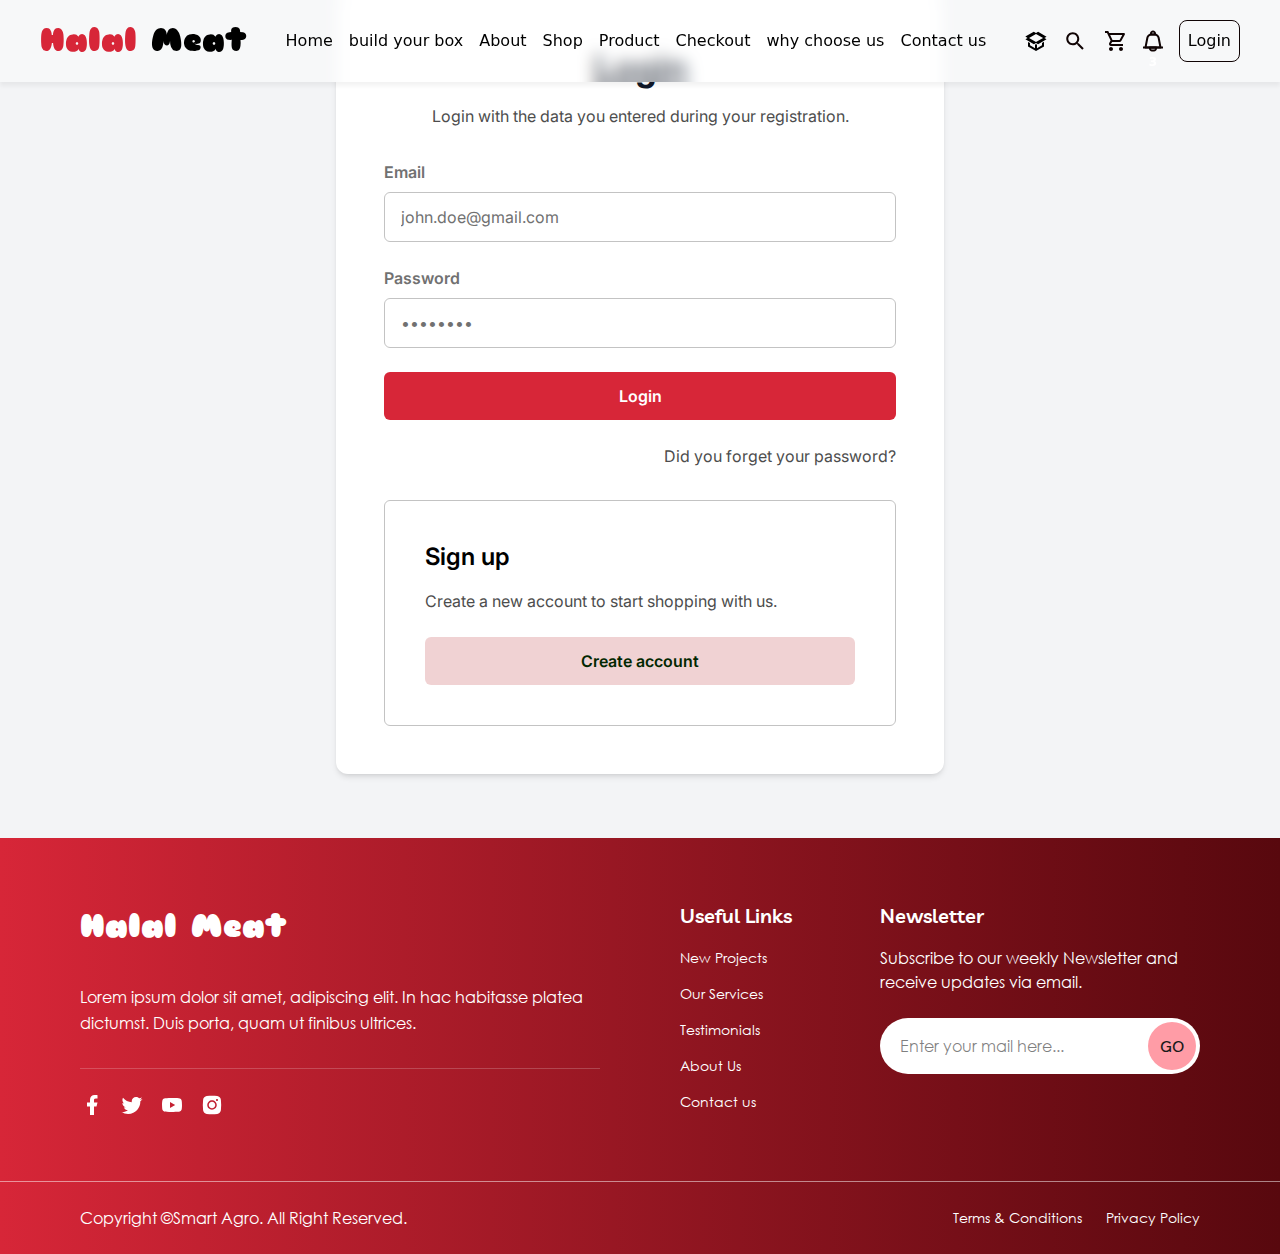
<file: src/login.html>
<!DOCTYPE html>
<html lang="en">

<head>
    <meta charset="UTF-8">
    <meta name="viewport" content="width=device-width, initial-scale=1.0">
    <title>Login</title>
    <link href="./output.css" rel="stylesheet">
</head>

<body>
    <!-- Header -->
    <header class="fixed top-0 left-0 right-0 z-50 bg-[#ffffff58] backdrop-blur-sm shadow-[0_4px_4px_#0000000D]">
        <div class="px-10 py-4">
            <div class="flex items-center justify-between">
                <!-- Logo -->
                <a href="./index.html" class="cursor-pointer">
                    <h1 class="font-extrabold text-lg lg:text-[32px] text-[#D72638] font-sniglet">
                        Halal <span class="text-black">Meat</span>
                    </h1>
                </a>

                <!-- Navigation -->
                <nav id="mobile-menu" class="hidden xl:flex items-center space-x-4 2xl:space-x-8 font-medium text-base">
                    <a href="./index.html" class="text-black hover:text-[#D72638] transition-colors">Home</a>
                    <a href="./build-your-box.html" class="text-black hover:text-[#D72638] transition-colors ">build your
                        box</a>
                    <a href="./about.html" class="text-black hover:text-[#D72638] transition-colors">About</a>
                    <a href="./shop.html" class="text-black hover:text-[#D72638] transition-colors">Shop</a>
                    <a href="./product.html" class="text-black hover:text-[#D72638] transition-colors">Product</a>
                    <a href="./checkout.html" class="text-black hover:text-[#D72638] transition-colors">Checkout</a>
                    <a href="./why-choose-us.html" class="text-black hover:text-[#D72638] transition-colors">why choose
                        us</a>
                    <a href="./contact.html" class="text-black hover:text-[#D72638] transition-colors">Contact us</a>
                </nav>

                <div class="hidden xl:flex items-center justify-between gap-4 2xl:gap-8">
                    <a href="./build-your-box.html">
                        <svg width="22" height="20" viewBox="0 0 22 20" fill="none" xmlns="http://www.w3.org/2000/svg">
                            <path
                                d="M18.9995 10.8413L19.0005 15.5003L11.0005 20.0003L3.00045 15.5003L2.99947 10.9183L4.99948 12.0873L5.00047 14.3303L10.0005 17.1423L9.99945 13.6723L11.0074 13.0541L11.9995 13.6643L12.0005 17.1423L17.0005 14.3293L16.9995 12.0093L18.9995 10.8413ZM8.75136 0.704102L10.9728 2.01613L11.0005 2.00029L11.0128 2.00713L13.1166 0.76532L21.5262 5.66699L19.4148 6.96313L21.5265 8.20968L13.0647 13.1512L11.0018 11.8841L8.87417 13.1918L0.412391 8.25027L2.5708 6.97513L0.341797 5.60582L8.75136 0.704102ZM18.0755 7.0003L10.9955 3.1063L4.05791 7.0003L10.9955 10.8943L18.0755 7.0003Z"
                                fill="black" />
                        </svg>
                    </a>
                    <button>
                        <svg width="24" height="24" viewBox="0 0 24 24" fill="none" xmlns="http://www.w3.org/2000/svg">
                            <path
                                d="M15.7549 14.2549H14.9649L14.6849 13.9849C15.6649 12.8449 16.2549 11.3649 16.2549 9.75488C16.2549 6.16488 13.3449 3.25488 9.75488 3.25488C6.16488 3.25488 3.25488 6.16488 3.25488 9.75488C3.25488 13.3449 6.16488 16.2549 9.75488 16.2549C11.3649 16.2549 12.8449 15.6649 13.9849 14.6849L14.2549 14.9649V15.7549L19.2549 20.7449L20.7449 19.2549L15.7549 14.2549ZM9.75488 14.2549C7.26488 14.2549 5.25488 12.2449 5.25488 9.75488C5.25488 7.26488 7.26488 5.25488 9.75488 5.25488C12.2449 5.25488 14.2549 7.26488 14.2549 9.75488C14.2549 12.2449 12.2449 14.2549 9.75488 14.2549Z"
                                fill="#100404" />
                        </svg>
                    </button>
                    <a href="./cart.html">
                        <svg width="24" height="24" viewBox="0 0 24 24" fill="none" xmlns="http://www.w3.org/2000/svg">
                            <path
                                d="M16.5461 13C17.2961 13 17.9561 12.59 18.2961 11.97L21.8761 5.48C22.2461 4.82 21.7661 4 21.0061 4H6.20609L5.26609 2H1.99609V4H3.99609L7.59609 11.59L6.24609 14.03C5.51609 15.37 6.47609 17 7.99609 17H19.9961V15H7.99609L9.09609 13H16.5461ZM7.15609 6H19.3061L16.5461 11H9.52609L7.15609 6ZM7.99609 18C6.89609 18 6.00609 18.9 6.00609 20C6.00609 21.1 6.89609 22 7.99609 22C9.09609 22 9.99609 21.1 9.99609 20C9.99609 18.9 9.09609 18 7.99609 18ZM17.9961 18C16.8961 18 16.0061 18.9 16.0061 20C16.0061 21.1 16.8961 22 17.9961 22C19.0961 22 19.9961 21.1 19.9961 20C19.9961 18.9 19.0961 18 17.9961 18Z"
                                fill="#100404" />
                        </svg>
                    </a>
                    <button id="notification-btn" class="relative">
                        <svg width="20" height="22" viewBox="0 0 20 22" fill="none" xmlns="http://www.w3.org/2000/svg">
                            <path fill-rule="evenodd" clip-rule="evenodd"
                                d="M3.39404 7.55577C3.84677 5.20157 5.90673 3.5 8.30407 3.5H11.6959C14.0933 3.5 16.1532 5.20156 16.606 7.55576L18.482 17.3112C18.5383 17.6041 18.461 17.9069 18.271 18.1368C18.081 18.3668 17.7983 18.5 17.5 18.5H2.50001C2.20171 18.5 1.91899 18.3668 1.72902 18.1368C1.53905 17.9069 1.46167 17.6041 1.518 17.3112L3.39404 7.55577ZM8.30407 5.5C6.86567 5.5 5.62969 6.52094 5.35805 7.93346L3.71064 16.5H16.2894L14.642 7.93346C14.3703 6.52094 13.1343 5.5 11.6959 5.5H8.30407Z"
                                fill="#100404" />
                            <path fill-rule="evenodd" clip-rule="evenodd" d="M20 18.5H0V16.5H20V18.5Z" fill="#100404" />
                            <path fill-rule="evenodd" clip-rule="evenodd"
                                d="M6 17.5C6 16.9477 6.44772 16.5 7 16.5H13C13.5523 16.5 14 16.9477 14 17.5V18.5C14 20.1569 12.6569 21.5 11 21.5H9C7.34315 21.5 6 20.1569 6 18.5V17.5ZM8 18.5C8 19.0523 8.44772 19.5 9 19.5H11C11.5523 19.5 12 19.0523 12 18.5H8Z"
                                fill="#100404" />
                            <path fill-rule="evenodd" clip-rule="evenodd"
                                d="M7 4.5C7 5.05228 7.44772 5.5 8 5.5H12C12.5523 5.5 13 5.05228 13 4.5V3.5C13 1.84315 11.6569 0.5 10 0.5C8.34315 0.5 7 1.84315 7 3.5V4.5ZM9 3.5C9 2.94772 9.44772 2.5 10 2.5C10.5523 2.5 11 2.94772 11 3.5H9Z"
                                fill="#100404" />
                        </svg>
                        <!-- Notification badge -->
                        <span id="notification-badge" class="absolute -top-2 -right-2 bg-red-500 text-white text-xs rounded-full h-5 w-5 flex items-center justify-center font-bold">3</span>
                    </button>
                    <a href="./login.html" class="border border-[#100404] text-black rounded-lg p-2">
                        Login
                    </a>
                </div>

                <!-- Mobile Menu Button -->
                <button id="mobile-menu-button" class="xl:hidden text-white">
                    <svg class="w-6 h-6" fill="none" stroke="currentColor" viewBox="0 0 24 24">
                        <path stroke-linecap="round" stroke-linejoin="round" stroke-width="2"
                            d="M4 6h16M4 12h16M4 18h16"></path>
                    </svg>
                </button>

                <nav id="mobile-menu-dropdown"
                    class="xl:hidden hidden gap-4 items-start space-x-8 font-medium text-base bg-black/70 backdrop-blur-md shadow-2xl border-t border-white/10 scrollbar-y-thin absolute top-full left-0 right-0 z-50 p-4 flex flex-col gap-4">
                    <a href="./index.html"
                        class="text-white hover:text-red-400 transition-all duration-300 font-bold py-3 px-6 rounded-lg hover:bg-white/10 w-full text-center">Home</a>
                    <a href="./build-your-box.html"
                        class="text-white hover:text-red-400 transition-all duration-300 py-3 px-6 rounded-lg hover:bg-white/10 w-full text-center">build
                        your box</a>
                    <a href="./about.html"
                        class="text-white hover:text-red-400 transition-all duration-300 py-3 px-6 rounded-lg hover:bg-white/10 w-full text-center">About</a>
                    <a href="./shop.html"
                        class="text-white hover:text-red-400 transition-all duration-300 py-3 px-6 rounded-lg hover:bg-white/10 w-full text-center">Shop</a>
                    <a href="./product.html"
                        class="text-white hover:text-red-400 transition-all duration-300 py-3 px-6 rounded-lg hover:bg-white/10 w-full text-center">Product</a>
                    <a href="./checkout.html"
                        class="text-white hover:text-red-400 transition-all duration-300 py-3 px-6 rounded-lg hover:bg-white/10 w-full text-center">Checkout</a>
                    <a href="./why-choose-us.html"
                        class="text-white hover:text-red-400 transition-all duration-300 py-3 px-6 rounded-lg hover:bg-white/10 w-full text-center">why
                        choose us</a>
                    <a href="./contact.html"
                        class="text-white hover:text-red-400 transition-all duration-300 py-3 px-6 rounded-lg hover:bg-white/10 w-full text-center">Contact
                        us</a>
                    <a href="./cart.html"
                        class="flex gap-3 items-center justify-center text-white hover:text-red-400 transition-all duration-300 py-3 px-6 rounded-lg hover:bg-white/10 w-full text-center">
                        <svg width="24" height="24" viewBox="0 0 24 24" fill="none" xmlns="http://www.w3.org/2000/svg">
                            <path
                                d="M16.5461 13C17.2961 13 17.9561 12.59 18.2961 11.97L21.8761 5.48C22.2461 4.82 21.7661 4 21.0061 4H6.20609L5.26609 2H1.99609V4H3.99609L7.59609 11.59L6.24609 14.03C5.51609 15.37 6.47609 17 7.99609 17H19.9961V15H7.99609L9.09609 13H16.5461ZM7.15609 6H19.3061L16.5461 11H9.52609L7.15609 6ZM7.99609 18C6.89609 18 6.00609 18.9 6.00609 20C6.00609 21.1 6.89609 22 7.99609 22C9.09609 22 9.99609 21.1 9.99609 20C9.99609 18.9 9.09609 18 7.99609 18ZM17.9961 18C16.8961 18 16.0061 18.9 16.0061 20C16.0061 21.1 16.8961 22 17.9961 22C19.0961 22 19.9961 21.1 19.9961 20C19.9961 18.9 19.0961 18 17.9961 18Z"
                                fill="#fff" />
                        </svg>
                        Cart
                    </a>
                    <button id="mobile-notification-btn" 
                        class="flex gap-3 items-center justify-center text-white hover:text-red-400 transition-all duration-300 py-3 px-6 rounded-lg hover:bg-white/10 w-full text-center relative">
                        <svg width="20" height="22" viewBox="0 0 20 22" fill="none" xmlns="http://www.w3.org/2000/svg">
                            <path fill-rule="evenodd" clip-rule="evenodd"
                                d="M3.39404 7.55577C3.84677 5.20157 5.90673 3.5 8.30407 3.5H11.6959C14.0933 3.5 16.1532 5.20156 16.606 7.55576L18.482 17.3112C18.5383 17.6041 18.461 17.9069 18.271 18.1368C18.081 18.3668 17.7983 18.5 17.5 18.5H2.50001C2.20171 18.5 1.91899 18.3668 1.72902 18.1368C1.53905 17.9069 1.46167 17.6041 1.518 17.3112L3.39404 7.55577ZM8.30407 5.5C6.86567 5.5 5.62969 6.52094 5.35805 7.93346L3.71064 16.5H16.2894L14.642 7.93346C14.3703 6.52094 13.1343 5.5 11.6959 5.5H8.30407Z"
                                fill="#fff" />
                            <path fill-rule="evenodd" clip-rule="evenodd" d="M20 18.5H0V16.5H20V18.5Z" fill="#fff" />
                            <path fill-rule="evenodd" clip-rule="evenodd"
                                d="M6 17.5C6 16.9477 6.44772 16.5 7 16.5H13C13.5523 16.5 14 16.9477 14 17.5V18.5C14 20.1569 12.6569 21.5 11 21.5H9C7.34315 21.5 6 20.1569 6 18.5V17.5ZM8 18.5C8 19.0523 8.44772 19.5 9 19.5H11C11.5523 19.5 12 19.0523 12 18.5H8Z"
                                fill="#fff" />
                            <path fill-rule="evenodd" clip-rule="evenodd"
                                d="M7 4.5C7 5.05228 7.44772 5.5 8 5.5H12C12.5523 5.5 13 5.05228 13 4.5V3.5C13 1.84315 11.6569 0.5 10 0.5C8.34315 0.5 7 1.84315 7 3.5V4.5ZM9 3.5C9 2.94772 9.44772 2.5 10 2.5C10.5523 2.5 11 2.94772 11 3.5H9Z"
                                fill="#fff" />
                        </svg>
                        Notifications
                        <!-- Mobile notification badge -->
                        <span id="mobile-notification-badge" class="absolute top-2 right-2 bg-red-500 text-white text-xs rounded-full h-5 w-5 flex items-center justify-center font-bold">3</span>
                    </button>
                    <a href="./login.html"
                        class="text-white hover:text-red-400 transition-all duration-300 py-3 px-6 rounded-lg hover:bg-white/10 w-full text-center">
                        Login
                    </a>
                </nav>
            </div>
        </div>
    </header>
<!-- Notifications Modal -->
<div id="notifications-modal" class="fixed inset-0 bg-black/50 z-50 hidden">
    <div class="flex items-start justify-end min-h-screen">
        <div class="bg-white shadow-xl w-[870px] h-full max-w-full overflow-hidden animate-slide-in-right relative">
            <!-- Modal Header -->
            <div class="flex items-center justify-between p-4 border-b border-gray-200">
                <div class="flex items-center gap-3">
                    <svg width="34" height="35" viewBox="0 0 34 35" fill="none" xmlns="http://www.w3.org/2000/svg">
                        <path fill-rule="evenodd" clip-rule="evenodd"
                            d="M7.64155 12.6207C8.28292 9.28555 11.2012 6.875 14.5974 6.875H19.4026C22.7988 6.875 25.7171 9.28554 26.3585 12.6207L29.0162 26.4408C29.096 26.8558 28.9864 27.2847 28.7172 27.6105C28.4481 27.9363 28.0476 28.125 27.625 28.125H6.37501C5.95242 28.125 5.5519 27.9363 5.28277 27.6105C5.01365 27.2847 4.90403 26.8558 4.98383 26.4408L7.64155 12.6207ZM14.5974 9.70833C12.5597 9.70833 10.8087 11.1547 10.4239 13.1557L8.09007 25.2917H25.9099L23.5761 13.1557C23.1913 11.1547 21.4403 9.70833 19.4026 9.70833H14.5974Z"
                            fill="#100404" />
                        <path fill-rule="evenodd" clip-rule="evenodd"
                            d="M31.1667 28.1248H2.83333V25.2915H31.1667V28.1248Z" fill="#100404" />
                        <path fill-rule="evenodd" clip-rule="evenodd"
                            d="M11.3333 26.7082C11.3333 25.9258 11.9676 25.2915 12.75 25.2915H21.25C22.0324 25.2915 22.6667 25.9258 22.6667 26.7082V28.1248C22.6667 30.472 20.7639 32.3748 18.4167 32.3748H15.5833C13.2361 32.3748 11.3333 30.472 11.3333 28.1248V26.7082ZM14.1667 28.1248C14.1667 28.9072 14.8009 29.5415 15.5833 29.5415H18.4167C19.1991 29.5415 19.8333 28.9072 19.8333 28.1248H14.1667Z"
                            fill="#100404" />
                        <path fill-rule="evenodd" clip-rule="evenodd"
                            d="M12.75 8.29134C12.75 9.07374 13.3843 9.70801 14.1667 9.70801H19.8333C20.6157 9.70801 21.25 9.07374 21.25 8.29134V6.87467C21.25 4.52746 19.3472 2.62467 17 2.62467C14.6528 2.62467 12.75 4.52746 12.75 6.87467V8.29134ZM15.5833 6.87467C15.5833 6.09227 16.2176 5.45801 17 5.45801C17.7824 5.45801 18.4167 6.09227 18.4167 6.87467H15.5833Z"
                            fill="#100404" />
                    </svg>

                    <div>
                        <h3 class="text-xl font-medium text-black font-poppins">Notifications</h3>
                        <p class="text-sm font-medium text-[#8F8F8F] font-poppins">Stay updated with your latest
                            activities</p>
                    </div>
                </div>
                <button id="close-notifications-modal" class="text-black hover:text-red-600 transition-colors">
                    <svg width="24" height="24" viewBox="0 0 24 24" fill="none" xmlns="http://www.w3.org/2000/svg">
                        <path d="M6 6L18 18M6 18L18 6" stroke="currentColor" stroke-width="2" stroke-linecap="round"
                            stroke-linejoin="round" />
                    </svg>
                </button>
            </div>

            <!-- Modal Body -->
            <div class="flex-1 overflow-y-auto py-6 px-16" style="height: calc(100vh - 140px);">
                <div id="notifications-list" class="space-y-2">
                    <!-- Sample Notifications -->
                    <div
                        class="notification-item flex items-start py-2 pl-2 pr-6 border border-[#CECECE] hover:border-[#FEC0C6] hover:bg-[#FFF6F6] rounded-lg transition-colors">
                        <div class="flex-shrink-0  mr-3">
                            <svg width="20" height="21" viewBox="0 0 20 21" fill="none"
                                xmlns="http://www.w3.org/2000/svg">
                                <path
                                    d="M10 15.5C10.2833 15.5 10.521 15.404 10.713 15.212C10.905 15.02 11.0007 14.7827 11 14.5C10.9993 14.2173 10.9033 13.98 10.712 13.788C10.5207 13.596 10.2833 13.5 10 13.5C9.71667 13.5 9.47933 13.596 9.288 13.788C9.09667 13.98 9.00067 14.2173 9 14.5C8.99933 14.7827 9.09533 15.0203 9.288 15.213C9.48067 15.4057 9.718 15.5013 10 15.5ZM10 11.5C10.2833 11.5 10.521 11.404 10.713 11.212C10.905 11.02 11.0007 10.7827 11 10.5V6.5C11 6.21667 10.904 5.97933 10.712 5.788C10.52 5.59667 10.2827 5.50067 10 5.5C9.71733 5.49933 9.48 5.59533 9.288 5.788C9.096 5.98067 9 6.218 9 6.5V10.5C9 10.7833 9.096 11.021 9.288 11.213C9.48 11.405 9.71733 11.5007 10 11.5ZM10 20.5C8.61667 20.5 7.31667 20.2373 6.1 19.712C4.88334 19.1867 3.825 18.4743 2.925 17.575C2.025 16.6757 1.31267 15.6173 0.788001 14.4C0.263335 13.1827 0.000667933 11.8827 1.26582e-06 10.5C-0.000665401 9.11733 0.262001 7.81733 0.788001 6.6C1.314 5.38267 2.02633 4.32433 2.925 3.425C3.82367 2.52567 4.882 1.81333 6.1 1.288C7.318 0.762667 8.618 0.5 10 0.5C11.382 0.5 12.682 0.762667 13.9 1.288C15.118 1.81333 16.1763 2.52567 17.075 3.425C17.9737 4.32433 18.6863 5.38267 19.213 6.6C19.7397 7.81733 20.002 9.11733 20 10.5C19.998 11.8827 19.7353 13.1827 19.212 14.4C18.6887 15.6173 17.9763 16.6757 17.075 17.575C16.1737 18.4743 15.1153 19.187 13.9 19.713C12.6847 20.239 11.3847 20.5013 10 20.5ZM10 18.5C12.2333 18.5 14.125 17.725 15.675 16.175C17.225 14.625 18 12.7333 18 10.5C18 8.26667 17.225 6.375 15.675 4.825C14.125 3.275 12.2333 2.5 10 2.5C7.76667 2.5 5.875 3.275 4.325 4.825C2.775 6.375 2 8.26667 2 10.5C2 12.7333 2.775 14.625 4.325 16.175C5.875 17.725 7.76667 18.5 10 18.5Z"
                                    fill="#D72638" />
                            </svg>
                        </div>

                        <div class="flex-1">
                            <div class="flex items-center justify-between">
                                <p class="text-sm font-semibold text-black font-inter">New Order Received</p>

                                <div class="w-2 h-2 bg-red-500 rounded-full"></div>

                            </div>
                            <p class="text-xs text-[#7E7E7E] mt-1 font-inter font-normal">You have received a new
                                message from John Doe regarding the project proposal. Please review and respond at
                                your earliest
                                convenience.
                            </p>
                            <div class="flex items-center justify-between">
                                <p class="text-xs text-[#7E7E7E] mt-4 font-inter font-normal">Just now</p>
                                <p class="text-xs text-[#7E7E7E] mt-4 font-inter font-normal">sep22,01:13 PM</p>
                            </div>
                        </div>
                    </div>
                    <div
                        class="notification-item flex items-start py-2 pl-2 pr-6 border border-[#CECECE] hover:border-[#FEC0C6] hover:bg-[#FFF6F6] rounded-lg transition-colors">
                        <div class="flex-shrink-0  mr-3">
                            <svg width="20" height="21" viewBox="0 0 20 21" fill="none"
                                xmlns="http://www.w3.org/2000/svg">
                                <path
                                    d="M10 15.5C10.2833 15.5 10.521 15.404 10.713 15.212C10.905 15.02 11.0007 14.7827 11 14.5C10.9993 14.2173 10.9033 13.98 10.712 13.788C10.5207 13.596 10.2833 13.5 10 13.5C9.71667 13.5 9.47933 13.596 9.288 13.788C9.09667 13.98 9.00067 14.2173 9 14.5C8.99933 14.7827 9.09533 15.0203 9.288 15.213C9.48067 15.4057 9.718 15.5013 10 15.5ZM10 11.5C10.2833 11.5 10.521 11.404 10.713 11.212C10.905 11.02 11.0007 10.7827 11 10.5V6.5C11 6.21667 10.904 5.97933 10.712 5.788C10.52 5.59667 10.2827 5.50067 10 5.5C9.71733 5.49933 9.48 5.59533 9.288 5.788C9.096 5.98067 9 6.218 9 6.5V10.5C9 10.7833 9.096 11.021 9.288 11.213C9.48 11.405 9.71733 11.5007 10 11.5ZM10 20.5C8.61667 20.5 7.31667 20.2373 6.1 19.712C4.88334 19.1867 3.825 18.4743 2.925 17.575C2.025 16.6757 1.31267 15.6173 0.788001 14.4C0.263335 13.1827 0.000667933 11.8827 1.26582e-06 10.5C-0.000665401 9.11733 0.262001 7.81733 0.788001 6.6C1.314 5.38267 2.02633 4.32433 2.925 3.425C3.82367 2.52567 4.882 1.81333 6.1 1.288C7.318 0.762667 8.618 0.5 10 0.5C11.382 0.5 12.682 0.762667 13.9 1.288C15.118 1.81333 16.1763 2.52567 17.075 3.425C17.9737 4.32433 18.6863 5.38267 19.213 6.6C19.7397 7.81733 20.002 9.11733 20 10.5C19.998 11.8827 19.7353 13.1827 19.212 14.4C18.6887 15.6173 17.9763 16.6757 17.075 17.575C16.1737 18.4743 15.1153 19.187 13.9 19.713C12.6847 20.239 11.3847 20.5013 10 20.5ZM10 18.5C12.2333 18.5 14.125 17.725 15.675 16.175C17.225 14.625 18 12.7333 18 10.5C18 8.26667 17.225 6.375 15.675 4.825C14.125 3.275 12.2333 2.5 10 2.5C7.76667 2.5 5.875 3.275 4.325 4.825C2.775 6.375 2 8.26667 2 10.5C2 12.7333 2.775 14.625 4.325 16.175C5.875 17.725 7.76667 18.5 10 18.5Z"
                                    fill="#D72638" />
                            </svg>
                        </div>

                        <div class="flex-1">
                            <div class="flex items-center justify-between">
                                <p class="text-sm font-semibold text-black font-inter">New Order Received</p>

                                <div class="w-2 h-2 bg-red-500 rounded-full"></div>

                            </div>
                            <p class="text-xs text-[#7E7E7E] mt-1 font-inter font-normal">You have received a new
                                message from John Doe regarding the project proposal. Please review and respond at
                                your earliest
                                convenience.
                            </p>
                            <div class="flex items-center justify-between">
                                <p class="text-xs text-[#7E7E7E] mt-4 font-inter font-normal">Just now</p>
                                <p class="text-xs text-[#7E7E7E] mt-4 font-inter font-normal">sep22,01:13 PM</p>
                            </div>
                        </div>
                    </div>
                    <div
                        class="notification-item flex items-start py-2 pl-2 pr-6 border border-[#CECECE] hover:border-[#FEC0C6] hover:bg-[#FFF6F6] rounded-lg transition-colors">
                        <div class="flex-shrink-0  mr-3">
                            <svg width="20" height="21" viewBox="0 0 20 21" fill="none"
                                xmlns="http://www.w3.org/2000/svg">
                                <path
                                    d="M10 15.5C10.2833 15.5 10.521 15.404 10.713 15.212C10.905 15.02 11.0007 14.7827 11 14.5C10.9993 14.2173 10.9033 13.98 10.712 13.788C10.5207 13.596 10.2833 13.5 10 13.5C9.71667 13.5 9.47933 13.596 9.288 13.788C9.09667 13.98 9.00067 14.2173 9 14.5C8.99933 14.7827 9.09533 15.0203 9.288 15.213C9.48067 15.4057 9.718 15.5013 10 15.5ZM10 11.5C10.2833 11.5 10.521 11.404 10.713 11.212C10.905 11.02 11.0007 10.7827 11 10.5V6.5C11 6.21667 10.904 5.97933 10.712 5.788C10.52 5.59667 10.2827 5.50067 10 5.5C9.71733 5.49933 9.48 5.59533 9.288 5.788C9.096 5.98067 9 6.218 9 6.5V10.5C9 10.7833 9.096 11.021 9.288 11.213C9.48 11.405 9.71733 11.5007 10 11.5ZM10 20.5C8.61667 20.5 7.31667 20.2373 6.1 19.712C4.88334 19.1867 3.825 18.4743 2.925 17.575C2.025 16.6757 1.31267 15.6173 0.788001 14.4C0.263335 13.1827 0.000667933 11.8827 1.26582e-06 10.5C-0.000665401 9.11733 0.262001 7.81733 0.788001 6.6C1.314 5.38267 2.02633 4.32433 2.925 3.425C3.82367 2.52567 4.882 1.81333 6.1 1.288C7.318 0.762667 8.618 0.5 10 0.5C11.382 0.5 12.682 0.762667 13.9 1.288C15.118 1.81333 16.1763 2.52567 17.075 3.425C17.9737 4.32433 18.6863 5.38267 19.213 6.6C19.7397 7.81733 20.002 9.11733 20 10.5C19.998 11.8827 19.7353 13.1827 19.212 14.4C18.6887 15.6173 17.9763 16.6757 17.075 17.575C16.1737 18.4743 15.1153 19.187 13.9 19.713C12.6847 20.239 11.3847 20.5013 10 20.5ZM10 18.5C12.2333 18.5 14.125 17.725 15.675 16.175C17.225 14.625 18 12.7333 18 10.5C18 8.26667 17.225 6.375 15.675 4.825C14.125 3.275 12.2333 2.5 10 2.5C7.76667 2.5 5.875 3.275 4.325 4.825C2.775 6.375 2 8.26667 2 10.5C2 12.7333 2.775 14.625 4.325 16.175C5.875 17.725 7.76667 18.5 10 18.5Z"
                                    fill="#D72638" />
                            </svg>
                        </div>

                        <div class="flex-1">
                            <div class="flex items-center justify-between">
                                <p class="text-sm font-semibold text-black font-inter">New Order Received</p>

                                <div class="w-2 h-2 bg-red-500 rounded-full"></div>

                            </div>
                            <p class="text-xs text-[#7E7E7E] mt-1 font-inter font-normal">You have received a new
                                message from John Doe regarding the project proposal. Please review and respond at
                                your earliest
                                convenience.
                            </p>
                            <div class="flex items-center justify-between">
                                <p class="text-xs text-[#7E7E7E] mt-4 font-inter font-normal">Just now</p>
                                <p class="text-xs text-[#7E7E7E] mt-4 font-inter font-normal">sep22,01:13 PM</p>
                            </div>
                        </div>
                    </div>
                    <div
                        class="notification-item flex items-start py-2 pl-2 pr-6 border border-[#CECECE] hover:border-[#FEC0C6] hover:bg-[#FFF6F6] rounded-lg transition-colors">
                        <div class="flex-shrink-0  mr-3">
                            <svg width="20" height="21" viewBox="0 0 20 21" fill="none"
                                xmlns="http://www.w3.org/2000/svg">
                                <path
                                    d="M10 15.5C10.2833 15.5 10.521 15.404 10.713 15.212C10.905 15.02 11.0007 14.7827 11 14.5C10.9993 14.2173 10.9033 13.98 10.712 13.788C10.5207 13.596 10.2833 13.5 10 13.5C9.71667 13.5 9.47933 13.596 9.288 13.788C9.09667 13.98 9.00067 14.2173 9 14.5C8.99933 14.7827 9.09533 15.0203 9.288 15.213C9.48067 15.4057 9.718 15.5013 10 15.5ZM10 11.5C10.2833 11.5 10.521 11.404 10.713 11.212C10.905 11.02 11.0007 10.7827 11 10.5V6.5C11 6.21667 10.904 5.97933 10.712 5.788C10.52 5.59667 10.2827 5.50067 10 5.5C9.71733 5.49933 9.48 5.59533 9.288 5.788C9.096 5.98067 9 6.218 9 6.5V10.5C9 10.7833 9.096 11.021 9.288 11.213C9.48 11.405 9.71733 11.5007 10 11.5ZM10 20.5C8.61667 20.5 7.31667 20.2373 6.1 19.712C4.88334 19.1867 3.825 18.4743 2.925 17.575C2.025 16.6757 1.31267 15.6173 0.788001 14.4C0.263335 13.1827 0.000667933 11.8827 1.26582e-06 10.5C-0.000665401 9.11733 0.262001 7.81733 0.788001 6.6C1.314 5.38267 2.02633 4.32433 2.925 3.425C3.82367 2.52567 4.882 1.81333 6.1 1.288C7.318 0.762667 8.618 0.5 10 0.5C11.382 0.5 12.682 0.762667 13.9 1.288C15.118 1.81333 16.1763 2.52567 17.075 3.425C17.9737 4.32433 18.6863 5.38267 19.213 6.6C19.7397 7.81733 20.002 9.11733 20 10.5C19.998 11.8827 19.7353 13.1827 19.212 14.4C18.6887 15.6173 17.9763 16.6757 17.075 17.575C16.1737 18.4743 15.1153 19.187 13.9 19.713C12.6847 20.239 11.3847 20.5013 10 20.5ZM10 18.5C12.2333 18.5 14.125 17.725 15.675 16.175C17.225 14.625 18 12.7333 18 10.5C18 8.26667 17.225 6.375 15.675 4.825C14.125 3.275 12.2333 2.5 10 2.5C7.76667 2.5 5.875 3.275 4.325 4.825C2.775 6.375 2 8.26667 2 10.5C2 12.7333 2.775 14.625 4.325 16.175C5.875 17.725 7.76667 18.5 10 18.5Z"
                                    fill="#D72638" />
                            </svg>
                        </div>

                        <div class="flex-1">
                            <div class="flex items-center justify-between">
                                <p class="text-sm font-semibold text-black font-inter">New Order Received</p>

                                <div class="w-2 h-2 bg-red-500 rounded-full"></div>

                            </div>
                            <p class="text-xs text-[#7E7E7E] mt-1 font-inter font-normal">You have received a new
                                message from John Doe regarding the project proposal. Please review and respond at
                                your earliest
                                convenience.
                            </p>
                            <div class="flex items-center justify-between">
                                <p class="text-xs text-[#7E7E7E] mt-4 font-inter font-normal">Just now</p>
                                <p class="text-xs text-[#7E7E7E] mt-4 font-inter font-normal">sep22,01:13 PM</p>
                            </div>
                        </div>
                    </div>
                    <div
                        class="notification-item flex items-start py-2 pl-2 pr-6 border border-[#CECECE] hover:border-[#FEC0C6] hover:bg-[#FFF6F6] rounded-lg transition-colors">
                        <div class="flex-shrink-0  mr-3">
                            <svg width="20" height="21" viewBox="0 0 20 21" fill="none"
                                xmlns="http://www.w3.org/2000/svg">
                                <path
                                    d="M10 15.5C10.2833 15.5 10.521 15.404 10.713 15.212C10.905 15.02 11.0007 14.7827 11 14.5C10.9993 14.2173 10.9033 13.98 10.712 13.788C10.5207 13.596 10.2833 13.5 10 13.5C9.71667 13.5 9.47933 13.596 9.288 13.788C9.09667 13.98 9.00067 14.2173 9 14.5C8.99933 14.7827 9.09533 15.0203 9.288 15.213C9.48067 15.4057 9.718 15.5013 10 15.5ZM10 11.5C10.2833 11.5 10.521 11.404 10.713 11.212C10.905 11.02 11.0007 10.7827 11 10.5V6.5C11 6.21667 10.904 5.97933 10.712 5.788C10.52 5.59667 10.2827 5.50067 10 5.5C9.71733 5.49933 9.48 5.59533 9.288 5.788C9.096 5.98067 9 6.218 9 6.5V10.5C9 10.7833 9.096 11.021 9.288 11.213C9.48 11.405 9.71733 11.5007 10 11.5ZM10 20.5C8.61667 20.5 7.31667 20.2373 6.1 19.712C4.88334 19.1867 3.825 18.4743 2.925 17.575C2.025 16.6757 1.31267 15.6173 0.788001 14.4C0.263335 13.1827 0.000667933 11.8827 1.26582e-06 10.5C-0.000665401 9.11733 0.262001 7.81733 0.788001 6.6C1.314 5.38267 2.02633 4.32433 2.925 3.425C3.82367 2.52567 4.882 1.81333 6.1 1.288C7.318 0.762667 8.618 0.5 10 0.5C11.382 0.5 12.682 0.762667 13.9 1.288C15.118 1.81333 16.1763 2.52567 17.075 3.425C17.9737 4.32433 18.6863 5.38267 19.213 6.6C19.7397 7.81733 20.002 9.11733 20 10.5C19.998 11.8827 19.7353 13.1827 19.212 14.4C18.6887 15.6173 17.9763 16.6757 17.075 17.575C16.1737 18.4743 15.1153 19.187 13.9 19.713C12.6847 20.239 11.3847 20.5013 10 20.5ZM10 18.5C12.2333 18.5 14.125 17.725 15.675 16.175C17.225 14.625 18 12.7333 18 10.5C18 8.26667 17.225 6.375 15.675 4.825C14.125 3.275 12.2333 2.5 10 2.5C7.76667 2.5 5.875 3.275 4.325 4.825C2.775 6.375 2 8.26667 2 10.5C2 12.7333 2.775 14.625 4.325 16.175C5.875 17.725 7.76667 18.5 10 18.5Z"
                                    fill="#D72638" />
                            </svg>
                        </div>

                        <div class="flex-1">
                            <div class="flex items-center justify-between">
                                <p class="text-sm font-semibold text-black font-inter">New Order Received</p>

                                <div class="w-2 h-2 bg-red-500 rounded-full"></div>

                            </div>
                            <p class="text-xs text-[#7E7E7E] mt-1 font-inter font-normal">You have received a new
                                message from John Doe regarding the project proposal. Please review and respond at
                                your earliest
                                convenience.
                            </p>
                            <div class="flex items-center justify-between">
                                <p class="text-xs text-[#7E7E7E] mt-4 font-inter font-normal">Just now</p>
                                <p class="text-xs text-[#7E7E7E] mt-4 font-inter font-normal">sep22,01:13 PM</p>
                            </div>
                        </div>
                    </div>
                    <div
                        class="notification-item flex items-start py-2 pl-2 pr-6 border border-[#CECECE] hover:border-[#FEC0C6] hover:bg-[#FFF6F6] rounded-lg transition-colors">
                        <div class="flex-shrink-0  mr-3">
                            <svg width="20" height="21" viewBox="0 0 20 21" fill="none"
                                xmlns="http://www.w3.org/2000/svg">
                                <path
                                    d="M10 15.5C10.2833 15.5 10.521 15.404 10.713 15.212C10.905 15.02 11.0007 14.7827 11 14.5C10.9993 14.2173 10.9033 13.98 10.712 13.788C10.5207 13.596 10.2833 13.5 10 13.5C9.71667 13.5 9.47933 13.596 9.288 13.788C9.09667 13.98 9.00067 14.2173 9 14.5C8.99933 14.7827 9.09533 15.0203 9.288 15.213C9.48067 15.4057 9.718 15.5013 10 15.5ZM10 11.5C10.2833 11.5 10.521 11.404 10.713 11.212C10.905 11.02 11.0007 10.7827 11 10.5V6.5C11 6.21667 10.904 5.97933 10.712 5.788C10.52 5.59667 10.2827 5.50067 10 5.5C9.71733 5.49933 9.48 5.59533 9.288 5.788C9.096 5.98067 9 6.218 9 6.5V10.5C9 10.7833 9.096 11.021 9.288 11.213C9.48 11.405 9.71733 11.5007 10 11.5ZM10 20.5C8.61667 20.5 7.31667 20.2373 6.1 19.712C4.88334 19.1867 3.825 18.4743 2.925 17.575C2.025 16.6757 1.31267 15.6173 0.788001 14.4C0.263335 13.1827 0.000667933 11.8827 1.26582e-06 10.5C-0.000665401 9.11733 0.262001 7.81733 0.788001 6.6C1.314 5.38267 2.02633 4.32433 2.925 3.425C3.82367 2.52567 4.882 1.81333 6.1 1.288C7.318 0.762667 8.618 0.5 10 0.5C11.382 0.5 12.682 0.762667 13.9 1.288C15.118 1.81333 16.1763 2.52567 17.075 3.425C17.9737 4.32433 18.6863 5.38267 19.213 6.6C19.7397 7.81733 20.002 9.11733 20 10.5C19.998 11.8827 19.7353 13.1827 19.212 14.4C18.6887 15.6173 17.9763 16.6757 17.075 17.575C16.1737 18.4743 15.1153 19.187 13.9 19.713C12.6847 20.239 11.3847 20.5013 10 20.5ZM10 18.5C12.2333 18.5 14.125 17.725 15.675 16.175C17.225 14.625 18 12.7333 18 10.5C18 8.26667 17.225 6.375 15.675 4.825C14.125 3.275 12.2333 2.5 10 2.5C7.76667 2.5 5.875 3.275 4.325 4.825C2.775 6.375 2 8.26667 2 10.5C2 12.7333 2.775 14.625 4.325 16.175C5.875 17.725 7.76667 18.5 10 18.5Z"
                                    fill="#D72638" />
                            </svg>
                        </div>

                        <div class="flex-1">
                            <div class="flex items-center justify-between">
                                <p class="text-sm font-semibold text-black font-inter">New Order Received</p>

                                <div class="w-2 h-2 bg-red-500 rounded-full"></div>

                            </div>
                            <p class="text-xs text-[#7E7E7E] mt-1 font-inter font-normal">You have received a new
                                message from John Doe regarding the project proposal. Please review and respond at
                                your earliest
                                convenience.
                            </p>
                            <div class="flex items-center justify-between">
                                <p class="text-xs text-[#7E7E7E] mt-4 font-inter font-normal">Just now</p>
                                <p class="text-xs text-[#7E7E7E] mt-4 font-inter font-normal">sep22,01:13 PM</p>
                            </div>
                        </div>
                    </div>
                    <div
                        class="notification-item flex items-start py-2 pl-2 pr-6 border border-[#CECECE] hover:border-[#FEC0C6] hover:bg-[#FFF6F6] rounded-lg transition-colors">
                        <div class="flex-shrink-0  mr-3">
                            <svg width="20" height="21" viewBox="0 0 20 21" fill="none"
                                xmlns="http://www.w3.org/2000/svg">
                                <path
                                    d="M10 15.5C10.2833 15.5 10.521 15.404 10.713 15.212C10.905 15.02 11.0007 14.7827 11 14.5C10.9993 14.2173 10.9033 13.98 10.712 13.788C10.5207 13.596 10.2833 13.5 10 13.5C9.71667 13.5 9.47933 13.596 9.288 13.788C9.09667 13.98 9.00067 14.2173 9 14.5C8.99933 14.7827 9.09533 15.0203 9.288 15.213C9.48067 15.4057 9.718 15.5013 10 15.5ZM10 11.5C10.2833 11.5 10.521 11.404 10.713 11.212C10.905 11.02 11.0007 10.7827 11 10.5V6.5C11 6.21667 10.904 5.97933 10.712 5.788C10.52 5.59667 10.2827 5.50067 10 5.5C9.71733 5.49933 9.48 5.59533 9.288 5.788C9.096 5.98067 9 6.218 9 6.5V10.5C9 10.7833 9.096 11.021 9.288 11.213C9.48 11.405 9.71733 11.5007 10 11.5ZM10 20.5C8.61667 20.5 7.31667 20.2373 6.1 19.712C4.88334 19.1867 3.825 18.4743 2.925 17.575C2.025 16.6757 1.31267 15.6173 0.788001 14.4C0.263335 13.1827 0.000667933 11.8827 1.26582e-06 10.5C-0.000665401 9.11733 0.262001 7.81733 0.788001 6.6C1.314 5.38267 2.02633 4.32433 2.925 3.425C3.82367 2.52567 4.882 1.81333 6.1 1.288C7.318 0.762667 8.618 0.5 10 0.5C11.382 0.5 12.682 0.762667 13.9 1.288C15.118 1.81333 16.1763 2.52567 17.075 3.425C17.9737 4.32433 18.6863 5.38267 19.213 6.6C19.7397 7.81733 20.002 9.11733 20 10.5C19.998 11.8827 19.7353 13.1827 19.212 14.4C18.6887 15.6173 17.9763 16.6757 17.075 17.575C16.1737 18.4743 15.1153 19.187 13.9 19.713C12.6847 20.239 11.3847 20.5013 10 20.5ZM10 18.5C12.2333 18.5 14.125 17.725 15.675 16.175C17.225 14.625 18 12.7333 18 10.5C18 8.26667 17.225 6.375 15.675 4.825C14.125 3.275 12.2333 2.5 10 2.5C7.76667 2.5 5.875 3.275 4.325 4.825C2.775 6.375 2 8.26667 2 10.5C2 12.7333 2.775 14.625 4.325 16.175C5.875 17.725 7.76667 18.5 10 18.5Z"
                                    fill="#D72638" />
                            </svg>
                        </div>

                        <div class="flex-1">
                            <div class="flex items-center justify-between">
                                <p class="text-sm font-semibold text-black font-inter">New Order Received</p>

                                <div class="w-2 h-2 bg-red-500 rounded-full"></div>

                            </div>
                            <p class="text-xs text-[#7E7E7E] mt-1 font-inter font-normal">You have received a new
                                message from John Doe regarding the project proposal. Please review and respond at
                                your earliest
                                convenience.
                            </p>
                            <div class="flex items-center justify-between">
                                <p class="text-xs text-[#7E7E7E] mt-4 font-inter font-normal">Just now</p>
                                <p class="text-xs text-[#7E7E7E] mt-4 font-inter font-normal">sep22,01:13 PM</p>
                            </div>
                        </div>
                    </div>
                    <div
                        class="notification-item flex items-start py-2 pl-2 pr-6 border border-[#CECECE] hover:border-[#FEC0C6] hover:bg-[#FFF6F6] rounded-lg transition-colors">
                        <div class="flex-shrink-0  mr-3">
                            <svg width="20" height="21" viewBox="0 0 20 21" fill="none"
                                xmlns="http://www.w3.org/2000/svg">
                                <path
                                    d="M10 15.5C10.2833 15.5 10.521 15.404 10.713 15.212C10.905 15.02 11.0007 14.7827 11 14.5C10.9993 14.2173 10.9033 13.98 10.712 13.788C10.5207 13.596 10.2833 13.5 10 13.5C9.71667 13.5 9.47933 13.596 9.288 13.788C9.09667 13.98 9.00067 14.2173 9 14.5C8.99933 14.7827 9.09533 15.0203 9.288 15.213C9.48067 15.4057 9.718 15.5013 10 15.5ZM10 11.5C10.2833 11.5 10.521 11.404 10.713 11.212C10.905 11.02 11.0007 10.7827 11 10.5V6.5C11 6.21667 10.904 5.97933 10.712 5.788C10.52 5.59667 10.2827 5.50067 10 5.5C9.71733 5.49933 9.48 5.59533 9.288 5.788C9.096 5.98067 9 6.218 9 6.5V10.5C9 10.7833 9.096 11.021 9.288 11.213C9.48 11.405 9.71733 11.5007 10 11.5ZM10 20.5C8.61667 20.5 7.31667 20.2373 6.1 19.712C4.88334 19.1867 3.825 18.4743 2.925 17.575C2.025 16.6757 1.31267 15.6173 0.788001 14.4C0.263335 13.1827 0.000667933 11.8827 1.26582e-06 10.5C-0.000665401 9.11733 0.262001 7.81733 0.788001 6.6C1.314 5.38267 2.02633 4.32433 2.925 3.425C3.82367 2.52567 4.882 1.81333 6.1 1.288C7.318 0.762667 8.618 0.5 10 0.5C11.382 0.5 12.682 0.762667 13.9 1.288C15.118 1.81333 16.1763 2.52567 17.075 3.425C17.9737 4.32433 18.6863 5.38267 19.213 6.6C19.7397 7.81733 20.002 9.11733 20 10.5C19.998 11.8827 19.7353 13.1827 19.212 14.4C18.6887 15.6173 17.9763 16.6757 17.075 17.575C16.1737 18.4743 15.1153 19.187 13.9 19.713C12.6847 20.239 11.3847 20.5013 10 20.5ZM10 18.5C12.2333 18.5 14.125 17.725 15.675 16.175C17.225 14.625 18 12.7333 18 10.5C18 8.26667 17.225 6.375 15.675 4.825C14.125 3.275 12.2333 2.5 10 2.5C7.76667 2.5 5.875 3.275 4.325 4.825C2.775 6.375 2 8.26667 2 10.5C2 12.7333 2.775 14.625 4.325 16.175C5.875 17.725 7.76667 18.5 10 18.5Z"
                                    fill="#D72638" />
                            </svg>
                        </div>

                        <div class="flex-1">
                            <div class="flex items-center justify-between">
                                <p class="text-sm font-semibold text-black font-inter">New Order Received</p>

                                <div class="w-2 h-2 bg-red-500 rounded-full"></div>

                            </div>
                            <p class="text-xs text-[#7E7E7E] mt-1 font-inter font-normal">You have received a new
                                message from John Doe regarding the project proposal. Please review and respond at
                                your earliest
                                convenience.
                            </p>
                            <div class="flex items-center justify-between">
                                <p class="text-xs text-[#7E7E7E] mt-4 font-inter font-normal">Just now</p>
                                <p class="text-xs text-[#7E7E7E] mt-4 font-inter font-normal">sep22,01:13 PM</p>
                            </div>
                        </div>
                    </div>
                </div>
            </div>
        </div>
    </div>
</div>



    <!-- Main Content - Login Form -->
    <main class="pt-28 pb-16  bg-gray-100">
        <div class="container mx-auto px-6 md:px-12 lg:px-20 max-w-3xl login-page">
            <!-- Login Form Card -->
            <div class="bg-white rounded-xl shadow-md p-8 md:p-12">
                <!-- Login Section -->
                <div class="mb-8 text-center">
                    <h2 class="text-3xl md:text-4xl font-bold text-gray-900 mb-4 font-inter">Login</h2>
                    <p class="text-[#4D4D4D] mb-8 font-inter font-normal text-base">
                        Login with the data you entered during your registration.
                    </p>

                    <!-- Login Form -->
                    <form class="space-y-6 text-start font-inter">
                        <div>
                            <label for="email" class="block text-base font-semibold text-[#717171] mb-2">
                                Email
                            </label>
                            <input type="email" id="email" name="email" placeholder="john.doe@gmail.com"
                                class="w-full px-4 py-3 border border-[#C3C3C3] rounded-md focus:outline-none focus:ring-2 focus:ring-[#D72638] focus:border-transparent transition-all duration-200 font-normal placeholder-[#717171]"
                                required>
                        </div>

                        <div>
                            <label for="password"
                                class="block text-base font-semibold text-[#717171] mb-2">
                                Password
                            </label>
                            <input type="password" id="password" name="password" placeholder="••••••••"
                                class="w-full px-4 py-3 border border-[#C3C3C3] rounded-md focus:outline-none focus:ring-2 focus:ring-[#D72638] focus:border-transparent transition-all duration-200 font-normal placeholder-[#717171]"
                                required>
                        </div>

                        <button type="submit"
    class="w-full bg-[#D72638] text-white py-3 px-6 rounded-md hover:bg-[#B91C2C] active:scale-95 transition-all duration-200 font-inter font-semibold text-base">
    Login
</button>

                        <div class="text-end">
                            <a href="#"
                                class="text-[#4D4D4D] hover:text-[#B91C2C] transition-colors font-inter font-normal text-base">
                                Did you forget your password?
                            </a>
                        </div>
                    </form>
                </div>

                <!-- Sign Up Section -->
                <div class="border border-[#C3C3C3] rounded-md p-4 md:p-10 font-inter">
                    <h3 class="text-2xl font-semibold text-black mb-4">Sign up</h3>
                    <p class="text-[#4D4D4D] mb-6 font-base font-normal">
                        Create a new account to start shopping with us.
                    </p>

                    <a href="./register.html">
                    <button type="button"
                        class="w-full bg-[#B5202333] text-[#022700] py-3 px-6 font-semibold text-base transition-colors duration-200 rounded-md">
                        Create account
                    </button>
                    </a>
                </div>
            </div>
        </div>
    </main>

    <!-- Footer -->
    <footer class="bg-linear-to-r from-[#D72638] to-[#58080E] text-white">
        <!-- Main Footer Content -->
        <div class="px-6 md:px-12 lg:px-20 py-16 text-center md:text-start 2xl:max-w-[1900px] mx-auto">
            <div class="grid grid-cols-1 md:grid-cols-3 lg:grid-cols-6 gap-8 lg:gap-20">
                <!-- Left Column - Halal Meat -->
                <div class="col-span-1 lg:col-span-3">
                    <a href="./index.html" class="cursor-pointer">
                        <h1 class="font-extrabold text-lg lg:text-[32px] text-white font-sniglet">
                            Halal Meat</span>
                        </h1>
                    </a>
                    <p class="text-white font-normal text-base my-8 leading-relaxed font-century-gothic">
                        Lorem ipsum dolor sit amet, adipiscing elit. In hac habitasse platea dictumst. Duis porta, quam
                        ut finibus ultrices.
                    </p>

                    <div class="w-full bg-[#FFFFFF33] h-[1px]"></div>
                    <!-- Social Media Icons -->
                    <div class="flex space-x-4 mt-6 justify-center md:justify-start">
                        <a href="#">
                            <svg width="24" height="24" viewBox="0 0 24 24" fill="none"
                                xmlns="http://www.w3.org/2000/svg">
                                <path
                                    d="M14 13.5H16.5L17.5 9.5H14V7.5C14 6.47 14 5.5 16 5.5H17.5V2.14C17.174 2.097 15.943 2 14.643 2C11.928 2 10 3.657 10 6.7V9.5H7V13.5H10V22H14V13.5Z"
                                    fill="white" />
                            </svg>
                        </a>
                        <a href="#">
                            <svg width="24" height="24" viewBox="0 0 24 24" fill="none"
                                xmlns="http://www.w3.org/2000/svg">
                                <path
                                    d="M22.46 6C21.69 6.35 20.86 6.58 20 6.69C20.88 6.16 21.56 5.32 21.88 4.31C21.05 4.81 20.13 5.16 19.16 5.36C18.37 4.5 17.26 4 16 4C13.65 4 11.73 5.92 11.73 8.29C11.73 8.63 11.77 8.96 11.84 9.27C8.28004 9.09 5.11004 7.38 3.00004 4.79C2.63004 5.42 2.42004 6.16 2.42004 6.94C2.42004 8.43 3.17004 9.75 4.33004 10.5C3.62004 10.5 2.96004 10.3 2.38004 10V10.03C2.38004 12.11 3.86004 13.85 5.82004 14.24C5.19077 14.4122 4.53013 14.4362 3.89004 14.31C4.16165 15.1625 4.69358 15.9084 5.41106 16.4429C6.12854 16.9775 6.99549 17.2737 7.89004 17.29C6.37367 18.4904 4.49404 19.1393 2.56004 19.13C2.22004 19.13 1.88004 19.11 1.54004 19.07C3.44004 20.29 5.70004 21 8.12004 21C16 21 20.33 14.46 20.33 8.79C20.33 8.6 20.33 8.42 20.32 8.23C21.16 7.63 21.88 6.87 22.46 6Z"
                                    fill="white" />
                            </svg>
                        </a>
                        <a href="#">
                            <svg width="24" height="24" viewBox="0 0 24 24" fill="none"
                                xmlns="http://www.w3.org/2000/svg">
                                <path
                                    d="M10 15L15.19 12L10 9V15ZM21.56 7.17C21.69 7.64 21.78 8.27 21.84 9.07C21.91 9.87 21.94 10.56 21.94 11.16L22 12C22 14.19 21.84 15.8 21.56 16.83C21.31 17.73 20.73 18.31 19.83 18.56C19.36 18.69 18.5 18.78 17.18 18.84C15.88 18.91 14.69 18.94 13.59 18.94L12 19C7.81 19 5.2 18.84 4.17 18.56C3.27 18.31 2.69 17.73 2.44 16.83C2.31 16.36 2.22 15.73 2.16 14.93C2.09 14.13 2.06 13.44 2.06 12.84L2 12C2 9.81 2.16 8.2 2.44 7.17C2.69 6.27 3.27 5.69 4.17 5.44C4.64 5.31 5.5 5.22 6.82 5.16C8.12 5.09 9.31 5.06 10.41 5.06L12 5C16.19 5 18.8 5.16 19.83 5.44C20.73 5.69 21.31 6.27 21.56 7.17Z"
                                    fill="white" />
                            </svg>
                        </a>
                        <a href="#">
                            <svg width="24" height="24" viewBox="0 0 24 24" fill="none"
                                xmlns="http://www.w3.org/2000/svg">
                                <path
                                    d="M12 8.75C11.138 8.75 10.3114 9.09241 9.7019 9.7019C9.09241 10.3114 8.75 11.138 8.75 12C8.75 12.862 9.09241 13.6886 9.7019 14.2981C10.3114 14.9076 11.138 15.25 12 15.25C12.862 15.25 13.6886 14.9076 14.2981 14.2981C14.9076 13.6886 15.25 12.862 15.25 12C15.25 11.138 14.9076 10.3114 14.2981 9.7019C13.6886 9.09241 12.862 8.75 12 8.75Z"
                                    fill="white" />
                                <path fill-rule="evenodd" clip-rule="evenodd"
                                    d="M6.76982 3.08194C10.2458 2.69664 13.7538 2.69664 17.2298 3.08194C19.1288 3.29394 20.6598 4.78894 20.8828 6.69494C21.295 10.2196 21.295 13.7803 20.8828 17.3049C20.6598 19.2109 19.1288 20.7059 17.2308 20.9189C13.7545 21.3043 10.2462 21.3043 6.76982 20.9189C4.87082 20.7059 3.33982 19.2109 3.11682 17.3059C2.70455 13.781 2.70455 10.2199 3.11682 6.69494C3.33982 4.78894 4.87082 3.29394 6.76982 3.08194ZM16.9998 5.99994C16.7346 5.99994 16.4802 6.1053 16.2927 6.29284C16.1052 6.48037 15.9998 6.73473 15.9998 6.99994C15.9998 7.26516 16.1052 7.51951 16.2927 7.70705C16.4802 7.89459 16.7346 7.99994 16.9998 7.99994C17.265 7.99994 17.5194 7.89459 17.7069 7.70705C17.8945 7.51951 17.9998 7.26516 17.9998 6.99994C17.9998 6.73473 17.8945 6.48037 17.7069 6.29284C17.5194 6.1053 17.265 5.99994 16.9998 5.99994ZM7.24982 11.9999C7.24982 10.7402 7.75027 9.53198 8.64106 8.64119C9.53186 7.75039 10.74 7.24994 11.9998 7.24994C13.2596 7.24994 14.4678 7.75039 15.3586 8.64119C16.2494 9.53198 16.7498 10.7402 16.7498 11.9999C16.7498 13.2597 16.2494 14.4679 15.3586 15.3587C14.4678 16.2495 13.2596 16.7499 11.9998 16.7499C10.74 16.7499 9.53186 16.2495 8.64106 15.3587C7.75027 14.4679 7.24982 13.2597 7.24982 11.9999Z"
                                    fill="white" />
                            </svg>
                        </a>
                    </div>
                </div>

                <!-- Middle Column - Useful Links -->
                <div class="col-span-1">
                    <h3 class="text-xl font-semibold mb-4 font-livvic">Useful Links</h3>
                    <ul class="space-y-3">
                        <li><a href="#"
                                class="text-white hover:text-white/60 font-normal text-sm font-century-gothic transition-colors">New
                                Projects</a></li>
                        <li><a href="#"
                                class="text-white hover:text-white/60 font-normal text-sm font-century-gothic transition-colors">Our
                                Services</a></li>
                        <li><a href="#"
                                class="text-white hover:text-white/60 font-normal text-sm font-century-gothic transition-colors">Testimonials</a>
                        </li>
                        <li><a href="#"
                                class="text-white hover:text-white/60 font-normal text-sm font-century-gothic transition-colors">About
                                Us</a></li>
                        <li><a href="#"
                                class="text-white hover:text-white/60 font-normal text-sm font-century-gothic transition-colors">Contact
                                us</a></li>
                    </ul>
                </div>

                <!-- Right Column - Newsletter -->
                <div class="col-span-1 lg:col-span-2">
                    <h3 class="text-xl font-semibold mb-4 font-livvic">Newsletter</h3>
                    <p class="text-white mb-6 font-century-gothic font-normal text-base">
                        Subscribe to our weekly Newsletter and receive updates via email.
                    </p>
                    <!-- Newsletter Form -->
                    <div
                        class="flex items-center w-full max-w-md bg-white p-1 bg-opacity-20 rounded-[50px] overflow-hidden focus-within:ring-2 focus-within:ring-white focus-within:ring-opacity-50">
                        <input type="email" placeholder="Enter your mail here..."
                            class="flex-1 px-4 py-3 font-normal text-base font-century-gothic bg-transparent text-[#00000080] placeholder-[#00000080] focus:outline-none" />
                        <button
                            class="bg-[#FF9CA6] text-[#1A1A1A] font-medium text-base font-livvic p-3 rounded-[50px] hover:bg-opacity-70 transition-colors whitespace-nowrap">
                            GO
                        </button>
                    </div>

                </div>
            </div>
        </div>

        <!-- Bottom Footer Bar -->
        <div class="border-t border-[#FFFFFF80] border-opacity-20">
            <div class="container px-6 md:px-12 lg:px-20 mx-auto py-6">
                <div
                    class="flex flex-col md:flex-row justify-center md:justify-between text-center md:text-start items-center space-y-4 md:space-y-0 text-base font-century-gothic font-normal">
                    <div class="text-white hover:text-white/60 transition-colors">
                        Copyright ©Smart Agro. All Right Reserved.
                    </div>
                    <div class="flex space-x-6 text-sm">
                        <a href="#" class="text-white hover:text-white/60 transition-colors">Terms & Conditions</a>
                        <a href="#" class="text-white hover:text-white/60 transition-colors">Privacy Policy</a>
                    </div>
                </div>
            </div>
        </div>
    </footer>

    <script src="./mobile-menu.js"></script>
    <script>
        // Form functionality
        document.addEventListener('DOMContentLoaded', function () {
            const loginForm = document.querySelector('form');
            const emailInput = document.getElementById('email');
            const passwordInput = document.getElementById('password');

            // Clear placeholder values on focus
            emailInput.addEventListener('focus', function () {
                if (this.value === 'john.doe@gmail.com') {
                    this.value = '';
                }
            });

            passwordInput.addEventListener('focus', function () {
                if (this.value === '••••••••') {
                    this.value = '';
                    this.type = 'password';
                }
            });

            // Restore placeholder values if empty on blur
            emailInput.addEventListener('blur', function () {
                if (this.value === '') {
                    this.value = 'john.doe@gmail.com';
                }
            });

            passwordInput.addEventListener('blur', function () {
                if (this.value === '') {
                    this.value = '••••••••';
                    this.type = 'text';
                }
            });

            // Handle login form submission
            loginForm.addEventListener('submit', function (e) {
                e.preventDefault();

                const email = emailInput.value;
                const password = passwordInput.value;

                // Basic validation
                if (email === 'john.doe@gmail.com' || email === '') {
                    alert('Please enter a valid email address');
                    return;
                }

                if (password === '••••••••' || password === '') {
                    alert('Please enter your password');
                    return;
                }

                // Simulate login process
                alert('Login successful! Redirecting...');
                // In a real application, you would handle the actual login logic here
            });

            
        });
    </script>
</body>

</html>
</file>
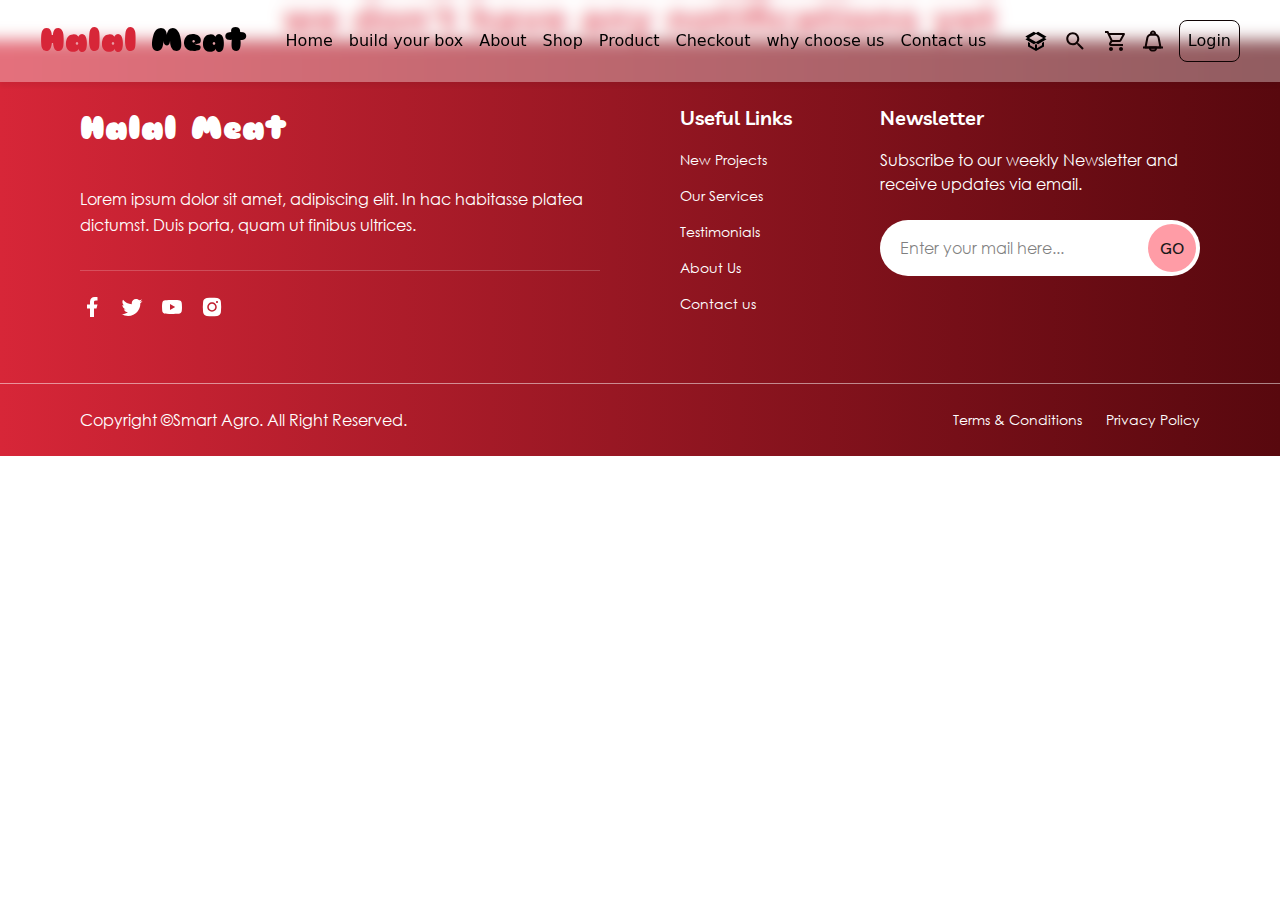
<file: src/notifications.html>
<!DOCTYPE html>
<html lang="en">

<head>
    <meta charset="UTF-8">
    <meta name="viewport" content="width=device-width, initial-scale=1.0">
    <title>Notifications</title>
    <link href="./output.css" rel="stylesheet">
</head>

<body>
    <!-- Header -->
    <header class="fixed top-0 left-0 right-0 z-50 bg-[#ffffff58] backdrop-blur-sm shadow-[0_4px_4px_#0000000D]">
        <div class="px-10 py-4">
            <div class="flex items-center justify-between">
                <!-- Logo -->
                <a href="./index.html" class="cursor-pointer">
                    <h1 class="font-extrabold text-lg lg:text-[32px] text-[#D72638] font-sniglet">
                        Halal <span class="text-black">Meat</span>
                    </h1>
                </a>

                <!-- Navigation -->
                <nav id="mobile-menu" class="hidden xl:flex items-center space-x-4 2xl:space-x-8 font-medium text-base">
                    <a href="./index.html" class="text-black hover:text-[#D72638] transition-colors">Home</a>
                    <a href="./build-your-box.html" class="text-black hover:text-[#D72638] transition-colors ">build
                        your
                        box</a>
                    <a href="./about.html" class="text-black hover:text-[#D72638] transition-colors">About</a>
                    <a href="./shop.html" class="text-black hover:text-[#D72638] transition-colors">Shop</a>
                    <a href="./product.html" class="text-black hover:text-[#D72638] transition-colors">Product</a>
                    <a href="./checkout.html" class="text-black hover:text-[#D72638] transition-colors">Checkout</a>
                    <a href="./why-choose-us.html" class="text-black hover:text-[#D72638] transition-colors">why choose
                        us</a>
                    <a href="./contact.html" class="text-black hover:text-[#D72638] transition-colors">Contact us</a>
                </nav>

                <div class="hidden xl:flex items-center justify-between gap-4 2xl:gap-8">
                    <a href="./build-your-box.html">
                        <svg width="22" height="20" viewBox="0 0 22 20" fill="none" xmlns="http://www.w3.org/2000/svg">
                            <path
                                d="M18.9995 10.8413L19.0005 15.5003L11.0005 20.0003L3.00045 15.5003L2.99947 10.9183L4.99948 12.0873L5.00047 14.3303L10.0005 17.1423L9.99945 13.6723L11.0074 13.0541L11.9995 13.6643L12.0005 17.1423L17.0005 14.3293L16.9995 12.0093L18.9995 10.8413ZM8.75136 0.704102L10.9728 2.01613L11.0005 2.00029L11.0128 2.00713L13.1166 0.76532L21.5262 5.66699L19.4148 6.96313L21.5265 8.20968L13.0647 13.1512L11.0018 11.8841L8.87417 13.1918L0.412391 8.25027L2.5708 6.97513L0.341797 5.60582L8.75136 0.704102ZM18.0755 7.0003L10.9955 3.1063L4.05791 7.0003L10.9955 10.8943L18.0755 7.0003Z"
                                fill="black" />
                        </svg>
                    </a>
                    <button>
                        <svg width="24" height="24" viewBox="0 0 24 24" fill="none" xmlns="http://www.w3.org/2000/svg">
                            <path
                                d="M15.7549 14.2549H14.9649L14.6849 13.9849C15.6649 12.8449 16.2549 11.3649 16.2549 9.75488C16.2549 6.16488 13.3449 3.25488 9.75488 3.25488C6.16488 3.25488 3.25488 6.16488 3.25488 9.75488C3.25488 13.3449 6.16488 16.2549 9.75488 16.2549C11.3649 16.2549 12.8449 15.6649 13.9849 14.6849L14.2549 14.9649V15.7549L19.2549 20.7449L20.7449 19.2549L15.7549 14.2549ZM9.75488 14.2549C7.26488 14.2549 5.25488 12.2449 5.25488 9.75488C5.25488 7.26488 7.26488 5.25488 9.75488 5.25488C12.2449 5.25488 14.2549 7.26488 14.2549 9.75488C14.2549 12.2449 12.2449 14.2549 9.75488 14.2549Z"
                                fill="#100404" />
                        </svg>
                    </button>
                    <a href="./cart.html">
                        <svg width="24" height="24" viewBox="0 0 24 24" fill="none" xmlns="http://www.w3.org/2000/svg">
                            <path
                                d="M16.5461 13C17.2961 13 17.9561 12.59 18.2961 11.97L21.8761 5.48C22.2461 4.82 21.7661 4 21.0061 4H6.20609L5.26609 2H1.99609V4H3.99609L7.59609 11.59L6.24609 14.03C5.51609 15.37 6.47609 17 7.99609 17H19.9961V15H7.99609L9.09609 13H16.5461ZM7.15609 6H19.3061L16.5461 11H9.52609L7.15609 6ZM7.99609 18C6.89609 18 6.00609 18.9 6.00609 20C6.00609 21.1 6.89609 22 7.99609 22C9.09609 22 9.99609 21.1 9.99609 20C9.99609 18.9 9.09609 18 7.99609 18ZM17.9961 18C16.8961 18 16.0061 18.9 16.0061 20C16.0061 21.1 16.8961 22 17.9961 22C19.0961 22 19.9961 21.1 19.9961 20C19.9961 18.9 19.0961 18 17.9961 18Z"
                                fill="#100404" />
                        </svg>
                    </a>
                    <a href="./notifications.html">
                        <svg width="20" height="22" viewBox="0 0 20 22" fill="none" xmlns="http://www.w3.org/2000/svg">
                            <path fill-rule="evenodd" clip-rule="evenodd"
                                d="M3.39404 7.55577C3.84677 5.20157 5.90673 3.5 8.30407 3.5H11.6959C14.0933 3.5 16.1532 5.20156 16.606 7.55576L18.482 17.3112C18.5383 17.6041 18.461 17.9069 18.271 18.1368C18.081 18.3668 17.7983 18.5 17.5 18.5H2.50001C2.20171 18.5 1.91899 18.3668 1.72902 18.1368C1.53905 17.9069 1.46167 17.6041 1.518 17.3112L3.39404 7.55577ZM8.30407 5.5C6.86567 5.5 5.62969 6.52094 5.35805 7.93346L3.71064 16.5H16.2894L14.642 7.93346C14.3703 6.52094 13.1343 5.5 11.6959 5.5H8.30407Z"
                                fill="#100404" />
                            <path fill-rule="evenodd" clip-rule="evenodd" d="M20 18.5H0V16.5H20V18.5Z" fill="#100404" />
                            <path fill-rule="evenodd" clip-rule="evenodd"
                                d="M6 17.5C6 16.9477 6.44772 16.5 7 16.5H13C13.5523 16.5 14 16.9477 14 17.5V18.5C14 20.1569 12.6569 21.5 11 21.5H9C7.34315 21.5 6 20.1569 6 18.5V17.5ZM8 18.5C8 19.0523 8.44772 19.5 9 19.5H11C11.5523 19.5 12 19.0523 12 18.5H8Z"
                                fill="#100404" />
                            <path fill-rule="evenodd" clip-rule="evenodd"
                                d="M7 4.5C7 5.05228 7.44772 5.5 8 5.5H12C12.5523 5.5 13 5.05228 13 4.5V3.5C13 1.84315 11.6569 0.5 10 0.5C8.34315 0.5 7 1.84315 7 3.5V4.5ZM9 3.5C9 2.94772 9.44772 2.5 10 2.5C10.5523 2.5 11 2.94772 11 3.5H9Z"
                                fill="#100404" />
                        </svg>
                    </a>
                    <a href="./login.html" class="border border-[#100404] text-black rounded-lg p-2">
                        Login
                    </a>
                </div>

                <!-- Mobile Menu Button -->
                <button id="mobile-menu-button" class="xl:hidden text-white">
                    <svg class="w-6 h-6" fill="none" stroke="currentColor" viewBox="0 0 24 24">
                        <path stroke-linecap="round" stroke-linejoin="round" stroke-width="2"
                            d="M4 6h16M4 12h16M4 18h16"></path>
                    </svg>
                </button>

                <nav id="mobile-menu-dropdown"
                    class="xl:hidden hidden gap-4 items-start space-x-8 font-medium text-base bg-black/70 backdrop-blur-md shadow-2xl border-t border-white/10 scrollbar-y-thin absolute top-full left-0 right-0 z-50 p-4 flex flex-col gap-4">
                    <a href="./index.html"
                        class="text-white hover:text-red-400 transition-all duration-300 font-bold py-3 px-6 rounded-lg hover:bg-white/10 w-full text-center">Home</a>
                    <a href="./build-your-box.html"
                        class="text-white hover:text-red-400 transition-all duration-300 py-3 px-6 rounded-lg hover:bg-white/10 w-full text-center">build
                        your box</a>
                    <a href="./about.html"
                        class="text-white hover:text-red-400 transition-all duration-300 py-3 px-6 rounded-lg hover:bg-white/10 w-full text-center">About</a>
                    <a href="./shop.html"
                        class="text-white hover:text-red-400 transition-all duration-300 py-3 px-6 rounded-lg hover:bg-white/10 w-full text-center">Shop</a>
                    <a href="./product.html"
                        class="text-white hover:text-red-400 transition-all duration-300 py-3 px-6 rounded-lg hover:bg-white/10 w-full text-center">Product</a>
                    <a href="./checkout.html"
                        class="text-white hover:text-red-400 transition-all duration-300 py-3 px-6 rounded-lg hover:bg-white/10 w-full text-center">Checkout</a>
                    <a href="./why-choose-us.html"
                        class="text-white hover:text-red-400 transition-all duration-300 py-3 px-6 rounded-lg hover:bg-white/10 w-full text-center">why
                        choose us</a>
                    <a href="./contact.html"
                        class="text-white hover:text-red-400 transition-all duration-300 py-3 px-6 rounded-lg hover:bg-white/10 w-full text-center">Contact
                        us</a>
                    <a href="./cart.html"
                        class="flex gap-3 items-center justify-center text-white hover:text-red-400 transition-all duration-300 py-3 px-6 rounded-lg hover:bg-white/10 w-full text-center">
                        <svg width="24" height="24" viewBox="0 0 24 24" fill="none" xmlns="http://www.w3.org/2000/svg">
                            <path
                                d="M16.5461 13C17.2961 13 17.9561 12.59 18.2961 11.97L21.8761 5.48C22.2461 4.82 21.7661 4 21.0061 4H6.20609L5.26609 2H1.99609V4H3.99609L7.59609 11.59L6.24609 14.03C5.51609 15.37 6.47609 17 7.99609 17H19.9961V15H7.99609L9.09609 13H16.5461ZM7.15609 6H19.3061L16.5461 11H9.52609L7.15609 6ZM7.99609 18C6.89609 18 6.00609 18.9 6.00609 20C6.00609 21.1 6.89609 22 7.99609 22C9.09609 22 9.99609 21.1 9.99609 20C9.99609 18.9 9.09609 18 7.99609 18ZM17.9961 18C16.8961 18 16.0061 18.9 16.0061 20C16.0061 21.1 16.8961 22 17.9961 22C19.0961 22 19.9961 21.1 19.9961 20C19.9961 18.9 19.0961 18 17.9961 18Z"
                                fill="#fff" />
                        </svg>
                        Cart
                    </a>
                    <a href="./notifications.html"
                        class="flex gap-3 items-center justify-center text-white hover:text-red-400 transition-all duration-300 py-3 px-6 rounded-lg hover:bg-white/10 w-full text-center">
                        <svg width="20" height="22" viewBox="0 0 20 22" fill="none" xmlns="http://www.w3.org/2000/svg">
                            <path fill-rule="evenodd" clip-rule="evenodd"
                                d="M3.39404 7.55577C3.84677 5.20157 5.90673 3.5 8.30407 3.5H11.6959C14.0933 3.5 16.1532 5.20156 16.606 7.55576L18.482 17.3112C18.5383 17.6041 18.461 17.9069 18.271 18.1368C18.081 18.3668 17.7983 18.5 17.5 18.5H2.50001C2.20171 18.5 1.91899 18.3668 1.72902 18.1368C1.53905 17.9069 1.46167 17.6041 1.518 17.3112L3.39404 7.55577ZM8.30407 5.5C6.86567 5.5 5.62969 6.52094 5.35805 7.93346L3.71064 16.5H16.2894L14.642 7.93346C14.3703 6.52094 13.1343 5.5 11.6959 5.5H8.30407Z"
                                fill="#fff" />
                            <path fill-rule="evenodd" clip-rule="evenodd" d="M20 18.5H0V16.5H20V18.5Z" fill="#fff" />
                            <path fill-rule="evenodd" clip-rule="evenodd"
                                d="M6 17.5C6 16.9477 6.44772 16.5 7 16.5H13C13.5523 16.5 14 16.9477 14 17.5V18.5C14 20.1569 12.6569 21.5 11 21.5H9C7.34315 21.5 6 20.1569 6 18.5V17.5ZM8 18.5C8 19.0523 8.44772 19.5 9 19.5H11C11.5523 19.5 12 19.0523 12 18.5H8Z"
                                fill="#fff" />
                            <path fill-rule="evenodd" clip-rule="evenodd"
                                d="M7 4.5C7 5.05228 7.44772 5.5 8 5.5H12C12.5523 5.5 13 5.05228 13 4.5V3.5C13 1.84315 11.6569 0.5 10 0.5C8.34315 0.5 7 1.84315 7 3.5V4.5ZM9 3.5C9 2.94772 9.44772 2.5 10 2.5C10.5523 2.5 11 2.94772 11 3.5H9Z"
                                fill="#fff" />
                        </svg>
                        Notifications
                    </a>
                    <a href="./login.html"
                        class="text-white hover:text-red-400 transition-all duration-300 py-3 px-6 rounded-lg hover:bg-white/10 w-full text-center">
                        Login
                    </a>
                </nav>
            </div>
        </div>
    </header>
    <div>
        <div class="flex items-center justify-center h-screen">
            <p class="text-center text-4xl text-[#D72638] font-bold">we don't have any notifications yet</p>
        </div>
    </div>

    <!-- Footer -->
    <footer class="bg-linear-to-r from-[#D72638] to-[#58080E] text-white">
        <!-- Main Footer Content -->
        <div class="px-6 md:px-12 lg:px-20 py-16 text-center md:text-start 2xl:max-w-[1900px] mx-auto">
            <div class="grid grid-cols-1 md:grid-cols-3 lg:grid-cols-6 gap-8 lg:gap-20">
                <!-- Left Column - Halal Meat -->
                <div class="col-span-1 lg:col-span-3">
                    <a href="./index.html" class="cursor-pointer">
                        <h1 class="font-extrabold text-lg lg:text-[32px] text-white font-sniglet">
                            Halal Meat</span>
                        </h1>
                    </a>
                    <p class="text-white font-normal text-base my-8 leading-relaxed font-century-gothic">
                        Lorem ipsum dolor sit amet, adipiscing elit. In hac habitasse platea dictumst. Duis porta, quam
                        ut finibus ultrices.
                    </p>

                    <div class="w-full bg-[#FFFFFF33] h-[1px]"></div>
                    <!-- Social Media Icons -->
                    <div class="flex space-x-4 mt-6 justify-center md:justify-start">
                        <a href="#">
                            <svg width="24" height="24" viewBox="0 0 24 24" fill="none"
                                xmlns="http://www.w3.org/2000/svg">
                                <path
                                    d="M14 13.5H16.5L17.5 9.5H14V7.5C14 6.47 14 5.5 16 5.5H17.5V2.14C17.174 2.097 15.943 2 14.643 2C11.928 2 10 3.657 10 6.7V9.5H7V13.5H10V22H14V13.5Z"
                                    fill="white" />
                            </svg>
                        </a>
                        <a href="#">
                            <svg width="24" height="24" viewBox="0 0 24 24" fill="none"
                                xmlns="http://www.w3.org/2000/svg">
                                <path
                                    d="M22.46 6C21.69 6.35 20.86 6.58 20 6.69C20.88 6.16 21.56 5.32 21.88 4.31C21.05 4.81 20.13 5.16 19.16 5.36C18.37 4.5 17.26 4 16 4C13.65 4 11.73 5.92 11.73 8.29C11.73 8.63 11.77 8.96 11.84 9.27C8.28004 9.09 5.11004 7.38 3.00004 4.79C2.63004 5.42 2.42004 6.16 2.42004 6.94C2.42004 8.43 3.17004 9.75 4.33004 10.5C3.62004 10.5 2.96004 10.3 2.38004 10V10.03C2.38004 12.11 3.86004 13.85 5.82004 14.24C5.19077 14.4122 4.53013 14.4362 3.89004 14.31C4.16165 15.1625 4.69358 15.9084 5.41106 16.4429C6.12854 16.9775 6.99549 17.2737 7.89004 17.29C6.37367 18.4904 4.49404 19.1393 2.56004 19.13C2.22004 19.13 1.88004 19.11 1.54004 19.07C3.44004 20.29 5.70004 21 8.12004 21C16 21 20.33 14.46 20.33 8.79C20.33 8.6 20.33 8.42 20.32 8.23C21.16 7.63 21.88 6.87 22.46 6Z"
                                    fill="white" />
                            </svg>
                        </a>
                        <a href="#">
                            <svg width="24" height="24" viewBox="0 0 24 24" fill="none"
                                xmlns="http://www.w3.org/2000/svg">
                                <path
                                    d="M10 15L15.19 12L10 9V15ZM21.56 7.17C21.69 7.64 21.78 8.27 21.84 9.07C21.91 9.87 21.94 10.56 21.94 11.16L22 12C22 14.19 21.84 15.8 21.56 16.83C21.31 17.73 20.73 18.31 19.83 18.56C19.36 18.69 18.5 18.78 17.18 18.84C15.88 18.91 14.69 18.94 13.59 18.94L12 19C7.81 19 5.2 18.84 4.17 18.56C3.27 18.31 2.69 17.73 2.44 16.83C2.31 16.36 2.22 15.73 2.16 14.93C2.09 14.13 2.06 13.44 2.06 12.84L2 12C2 9.81 2.16 8.2 2.44 7.17C2.69 6.27 3.27 5.69 4.17 5.44C4.64 5.31 5.5 5.22 6.82 5.16C8.12 5.09 9.31 5.06 10.41 5.06L12 5C16.19 5 18.8 5.16 19.83 5.44C20.73 5.69 21.31 6.27 21.56 7.17Z"
                                    fill="white" />
                            </svg>
                        </a>
                        <a href="#">
                            <svg width="24" height="24" viewBox="0 0 24 24" fill="none"
                                xmlns="http://www.w3.org/2000/svg">
                                <path
                                    d="M12 8.75C11.138 8.75 10.3114 9.09241 9.7019 9.7019C9.09241 10.3114 8.75 11.138 8.75 12C8.75 12.862 9.09241 13.6886 9.7019 14.2981C10.3114 14.9076 11.138 15.25 12 15.25C12.862 15.25 13.6886 14.9076 14.2981 14.2981C14.9076 13.6886 15.25 12.862 15.25 12C15.25 11.138 14.9076 10.3114 14.2981 9.7019C13.6886 9.09241 12.862 8.75 12 8.75Z"
                                    fill="white" />
                                <path fill-rule="evenodd" clip-rule="evenodd"
                                    d="M6.76982 3.08194C10.2458 2.69664 13.7538 2.69664 17.2298 3.08194C19.1288 3.29394 20.6598 4.78894 20.8828 6.69494C21.295 10.2196 21.295 13.7803 20.8828 17.3049C20.6598 19.2109 19.1288 20.7059 17.2308 20.9189C13.7545 21.3043 10.2462 21.3043 6.76982 20.9189C4.87082 20.7059 3.33982 19.2109 3.11682 17.3059C2.70455 13.781 2.70455 10.2199 3.11682 6.69494C3.33982 4.78894 4.87082 3.29394 6.76982 3.08194ZM16.9998 5.99994C16.7346 5.99994 16.4802 6.1053 16.2927 6.29284C16.1052 6.48037 15.9998 6.73473 15.9998 6.99994C15.9998 7.26516 16.1052 7.51951 16.2927 7.70705C16.4802 7.89459 16.7346 7.99994 16.9998 7.99994C17.265 7.99994 17.5194 7.89459 17.7069 7.70705C17.8945 7.51951 17.9998 7.26516 17.9998 6.99994C17.9998 6.73473 17.8945 6.48037 17.7069 6.29284C17.5194 6.1053 17.265 5.99994 16.9998 5.99994ZM7.24982 11.9999C7.24982 10.7402 7.75027 9.53198 8.64106 8.64119C9.53186 7.75039 10.74 7.24994 11.9998 7.24994C13.2596 7.24994 14.4678 7.75039 15.3586 8.64119C16.2494 9.53198 16.7498 10.7402 16.7498 11.9999C16.7498 13.2597 16.2494 14.4679 15.3586 15.3587C14.4678 16.2495 13.2596 16.7499 11.9998 16.7499C10.74 16.7499 9.53186 16.2495 8.64106 15.3587C7.75027 14.4679 7.24982 13.2597 7.24982 11.9999Z"
                                    fill="white" />
                            </svg>
                        </a>
                    </div>
                </div>

                <!-- Middle Column - Useful Links -->
                <div class="col-span-1">
                    <h3 class="text-xl font-semibold mb-4 font-livvic">Useful Links</h3>
                    <ul class="space-y-3">
                        <li><a href="#"
                                class="text-white hover:text-white/60 font-normal text-sm font-century-gothic transition-colors">New
                                Projects</a></li>
                        <li><a href="#"
                                class="text-white hover:text-white/60 font-normal text-sm font-century-gothic transition-colors">Our
                                Services</a></li>
                        <li><a href="#"
                                class="text-white hover:text-white/60 font-normal text-sm font-century-gothic transition-colors">Testimonials</a>
                        </li>
                        <li><a href="#"
                                class="text-white hover:text-white/60 font-normal text-sm font-century-gothic transition-colors">About
                                Us</a></li>
                        <li><a href="#"
                                class="text-white hover:text-white/60 font-normal text-sm font-century-gothic transition-colors">Contact
                                us</a></li>
                    </ul>
                </div>

                <!-- Right Column - Newsletter -->
                <div class="col-span-1 lg:col-span-2">
                    <h3 class="text-xl font-semibold mb-4 font-livvic">Newsletter</h3>
                    <p class="text-white mb-6 font-century-gothic font-normal text-base">
                        Subscribe to our weekly Newsletter and receive updates via email.
                    </p>
                    <!-- Newsletter Form -->
                    <div
                        class="flex items-center w-full max-w-md bg-white p-1 bg-opacity-20 rounded-[50px] overflow-hidden focus-within:ring-2 focus-within:ring-white focus-within:ring-opacity-50">
                        <input type="email" placeholder="Enter your mail here..."
                            class="flex-1 px-4 py-3 font-normal text-base font-century-gothic bg-transparent text-[#00000080] placeholder-[#00000080] focus:outline-none" />
                        <button
                            class="bg-[#FF9CA6] text-[#1A1A1A] font-medium text-base font-livvic p-3 rounded-[50px] hover:bg-opacity-70 transition-colors whitespace-nowrap">
                            GO
                        </button>
                    </div>

                </div>
            </div>
        </div>

        <!-- Bottom Footer Bar -->
        <div class="border-t border-[#FFFFFF80] border-opacity-20">
            <div class="container px-6 md:px-12 lg:px-20 mx-auto py-6">
                <div
                    class="flex flex-col md:flex-row justify-center md:justify-between text-center md:text-start items-center space-y-4 md:space-y-0 text-base font-century-gothic font-normal">
                    <div class="text-white hover:text-white/60 transition-colors">
                        Copyright ©Smart Agro. All Right Reserved.
                    </div>
                    <div class="flex space-x-6 text-sm">
                        <a href="#" class="text-white hover:text-white/60 transition-colors">Terms & Conditions</a>
                        <a href="#" class="text-white hover:text-white/60 transition-colors">Privacy Policy</a>
                    </div>
                </div>
            </div>
        </div>
    </footer>

    <script src="./mobile-menu.js"></script>
</body>

</html>
</file>
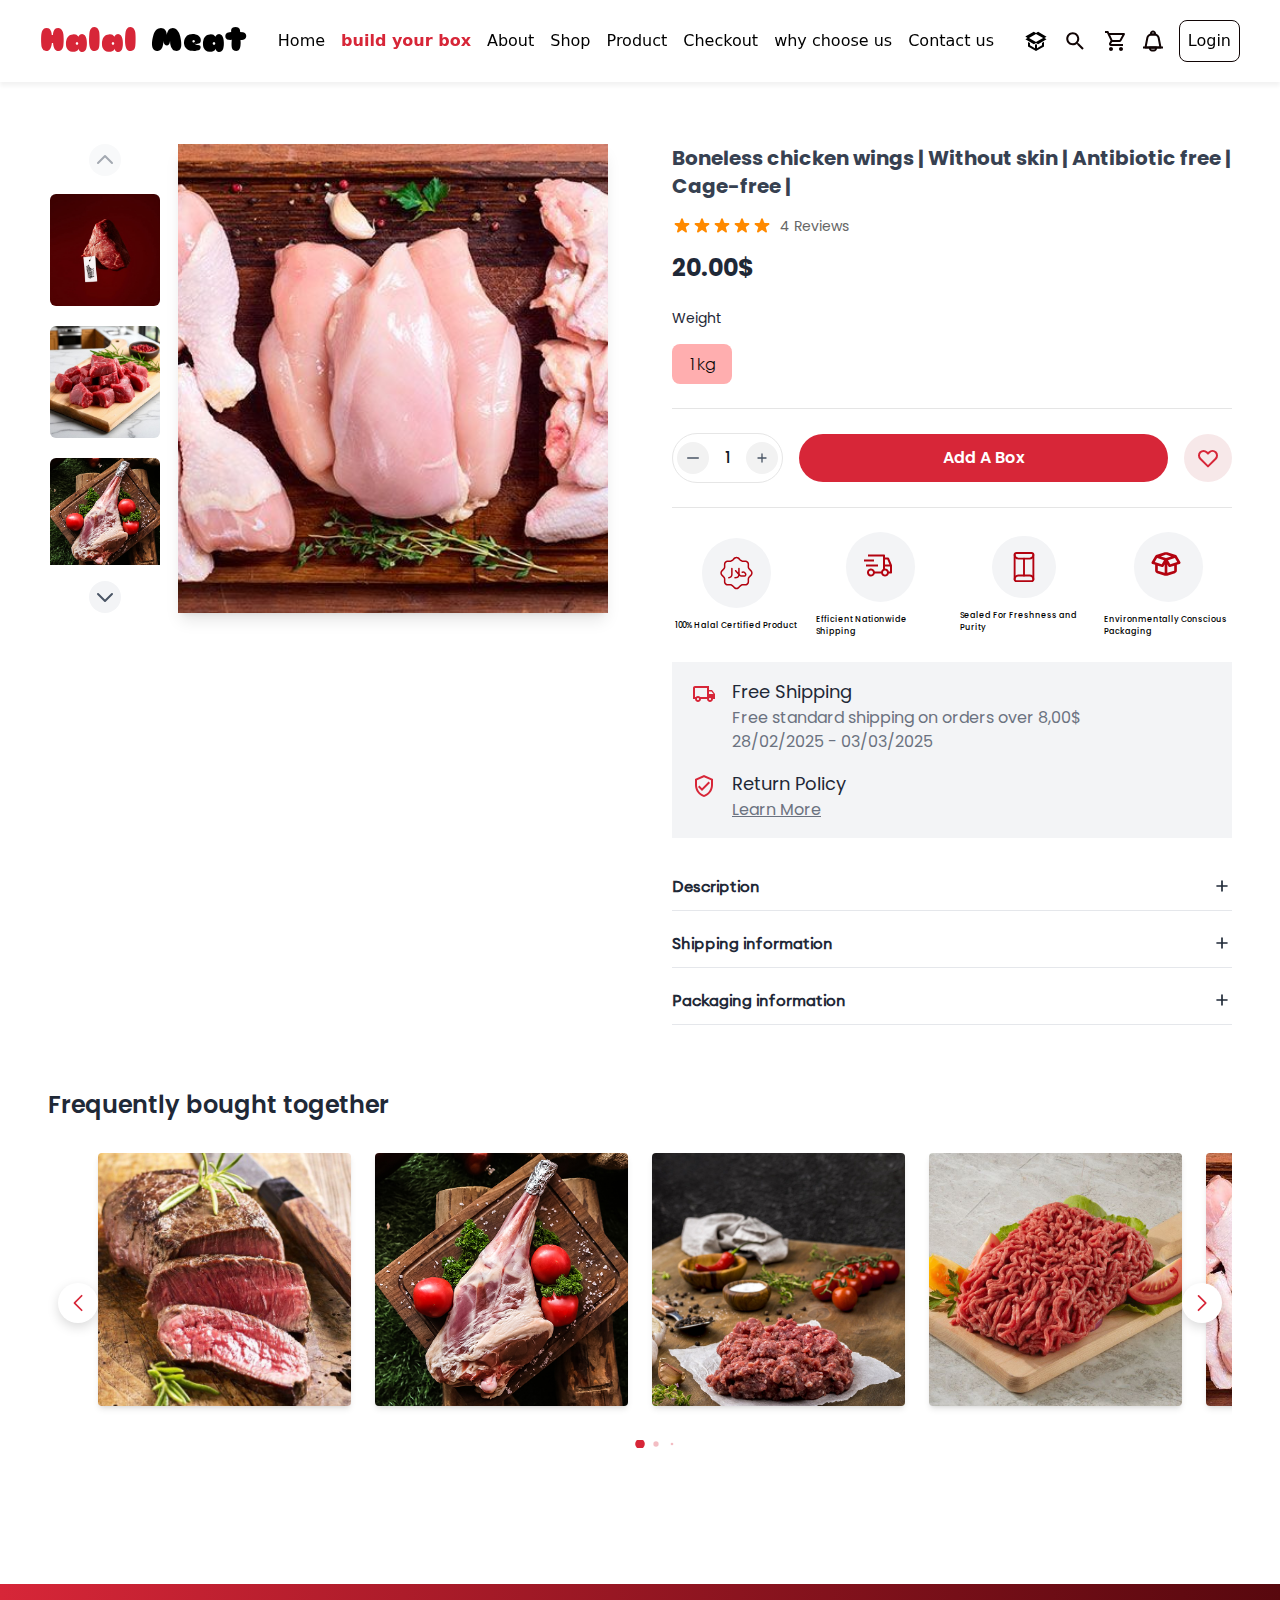
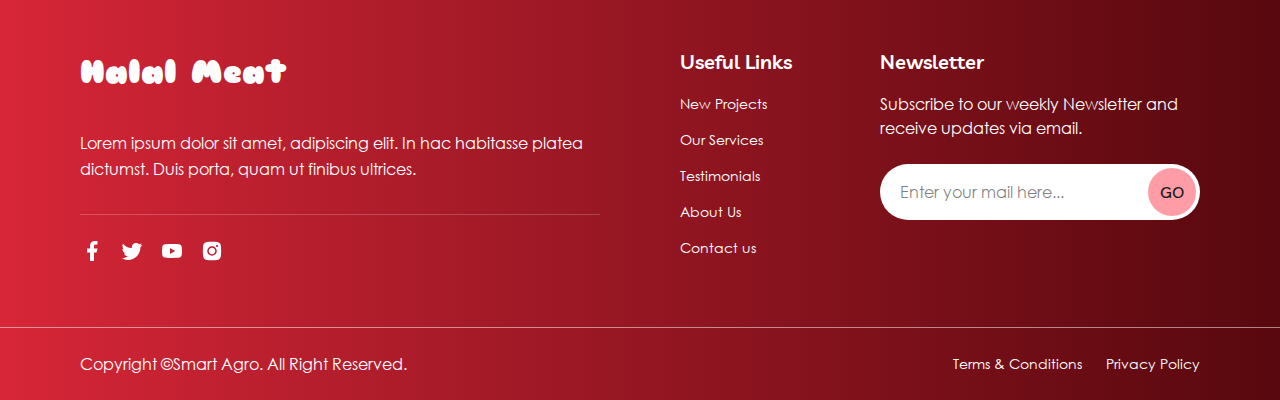
<file: src/product.html>
<!DOCTYPE html>
<html lang="en">

<head>
    <meta charset="UTF-8">
    <meta name="viewport" content="width=device-width, initial-scale=1.0">
    <title>Product - Halal Meat</title>
    <link href="./output.css" rel="stylesheet">
    <!-- Swiper CSS -->
    <link rel="stylesheet" href="https://cdn.jsdelivr.net/npm/swiper@11/swiper-bundle.min.css" />
    <style>
        /* Custom Swiper Styles */
        .frequently-bought-swiper {
            padding: 0 50px 50px 50px;
        }

        .frequently-bought-swiper .swiper-button-next,
        .frequently-bought-swiper .swiper-button-prev {
            color: #D72638;
            background: white;
            border-radius: 50%;
            width: 40px;
            height: 40px;
            box-shadow: 0 4px 12px rgba(0, 0, 0, 0.15);
            transition: all 0.3s ease;
        }

        .frequently-bought-swiper .swiper-button-next:hover,
        .frequently-bought-swiper .swiper-button-prev:hover {
            background: #D72638;
            color: white;
            transform: scale(1.1);
        }

        .frequently-bought-swiper .swiper-button-next:after,
        .frequently-bought-swiper .swiper-button-prev:after {
            font-size: 16px;
            font-weight: bold;
        }

        .frequently-bought-swiper .swiper-pagination-bullet {
            background: #D72638;
            opacity: 0.3;
            transition: all 0.3s ease;
        }

        .frequently-bought-swiper .swiper-pagination-bullet-active {
            opacity: 1;
            transform: scale(1.2);
        }

        .frequently-bought-swiper .swiper-slide {
            transition: transform 0.3s ease;
        }

        .frequently-bought-swiper .swiper-slide:hover {
            transform: translateY(-5px);
        }

        /* Thumbnail Container - Show only 4 images at a time */
        #thumbnail-container {
            /* Calculate height: 4 images * (112px height + 20px gap) = 528px */
            max-height: 528px !important;
        }

        /* Mobile responsive adjustments */
        @media (max-width: 768px) {
            .frequently-bought-swiper {
                padding: 0 20px 40px 20px;
            }

            .frequently-bought-swiper .swiper-button-next,
            .frequently-bought-swiper .swiper-button-prev {
                width: 35px;
                height: 35px;
            }

            .frequently-bought-swiper .swiper-button-next:after,
            .frequently-bought-swiper .swiper-button-prev:after {
                font-size: 14px;
            }

            /* Mobile: show only 3 thumbnails horizontally with scroll */
            #thumbnail-container {
                max-height: none !important;
                /* overflow-x: auto; */
                overflow-y: hidden;
                /* Show only 3 images: 3 * (64px + 8px gap) = 216px */
                width: 216px;
            }

            #thumbnail-wrapper {
                width: max-content;
            }
        }
    </style>

</head>

<body>
    <!-- Header -->
    <header class="fixed top-0 left-0 right-0 z-50 bg-[#ffffff58] backdrop-blur-sm shadow-[0_4px_4px_#0000000D]">
        <div class="px-10 py-4">
            <div class="flex items-center justify-between">
                <!-- Logo -->
                <a href="./index.html" class="cursor-pointer">
                    <h1 class="font-extrabold text-lg lg:text-[32px] text-[#D72638] font-sniglet">
                        Halal <span class="text-black">Meat</span>
                    </h1>
                </a>

                <!-- Navigation -->
                <nav id="mobile-menu" class="hidden xl:flex items-center space-x-4 2xl:space-x-8 font-medium text-base">
                    <a href="./index.html" class="text-black hover:text-white/80 transition-colors">Home</a>
                    <a href="./build-your-box.html"
                        class="text-[#D72638] hover:text-white/80 transition-colors font-bold">build your
                        box</a>
                    <a href="./about.html" class="text-black hover:text-white/80 transition-colors">About</a>
                    <a href="./shop.html" class="text-black hover:text-white/80 transition-colors">Shop</a>
                    <a href="./products.html" class="text-black hover:text-white/80 transition-colors">Product</a>
                    <a href="./checkout.html" class="text-black hover:text-white/80 transition-colors">Checkout</a>
                    <a href="./why-choose-us.html" class="text-black hover:text-white/80 transition-colors">why choose
                        us</a>
                    <a href="./contact.html" class="text-black hover:text-white/80 transition-colors">Contact us</a>
                </nav>

                <div class="hidden xl:flex items-center justify-between gap-4 2xl:gap-8">
                    <a href="./build-your-box.html">
                        <svg width="22" height="20" viewBox="0 0 22 20" fill="none" xmlns="http://www.w3.org/2000/svg">
                            <path
                                d="M18.9995 10.8413L19.0005 15.5003L11.0005 20.0003L3.00045 15.5003L2.99947 10.9183L4.99948 12.0873L5.00047 14.3303L10.0005 17.1423L9.99945 13.6723L11.0074 13.0541L11.9995 13.6643L12.0005 17.1423L17.0005 14.3293L16.9995 12.0093L18.9995 10.8413ZM8.75136 0.704102L10.9728 2.01613L11.0005 2.00029L11.0128 2.00713L13.1166 0.76532L21.5262 5.66699L19.4148 6.96313L21.5265 8.20968L13.0647 13.1512L11.0018 11.8841L8.87417 13.1918L0.412391 8.25027L2.5708 6.97513L0.341797 5.60582L8.75136 0.704102ZM18.0755 7.0003L10.9955 3.1063L4.05791 7.0003L10.9955 10.8943L18.0755 7.0003Z"
                                fill="black" />
                        </svg>
                    </a>
                    <button>
                        <svg width="24" height="24" viewBox="0 0 24 24" fill="none" xmlns="http://www.w3.org/2000/svg">
                            <path
                                d="M15.7549 14.2549H14.9649L14.6849 13.9849C15.6649 12.8449 16.2549 11.3649 16.2549 9.75488C16.2549 6.16488 13.3449 3.25488 9.75488 3.25488C6.16488 3.25488 3.25488 6.16488 3.25488 9.75488C3.25488 13.3449 6.16488 16.2549 9.75488 16.2549C11.3649 16.2549 12.8449 15.6649 13.9849 14.6849L14.2549 14.9649V15.7549L19.2549 20.7449L20.7449 19.2549L15.7549 14.2549ZM9.75488 14.2549C7.26488 14.2549 5.25488 12.2449 5.25488 9.75488C5.25488 7.26488 7.26488 5.25488 9.75488 5.25488C12.2449 5.25488 14.2549 7.26488 14.2549 9.75488C14.2549 12.2449 12.2449 14.2549 9.75488 14.2549Z"
                                fill="#100404" />
                        </svg>
                    </button>
                    <a href="./card.html">
                        <svg width="24" height="24" viewBox="0 0 24 24" fill="none" xmlns="http://www.w3.org/2000/svg">
                            <path
                                d="M16.5461 13C17.2961 13 17.9561 12.59 18.2961 11.97L21.8761 5.48C22.2461 4.82 21.7661 4 21.0061 4H6.20609L5.26609 2H1.99609V4H3.99609L7.59609 11.59L6.24609 14.03C5.51609 15.37 6.47609 17 7.99609 17H19.9961V15H7.99609L9.09609 13H16.5461ZM7.15609 6H19.3061L16.5461 11H9.52609L7.15609 6ZM7.99609 18C6.89609 18 6.00609 18.9 6.00609 20C6.00609 21.1 6.89609 22 7.99609 22C9.09609 22 9.99609 21.1 9.99609 20C9.99609 18.9 9.09609 18 7.99609 18ZM17.9961 18C16.8961 18 16.0061 18.9 16.0061 20C16.0061 21.1 16.8961 22 17.9961 22C19.0961 22 19.9961 21.1 19.9961 20C19.9961 18.9 19.0961 18 17.9961 18Z"
                                fill="#100404" />
                        </svg>
                    </a>
                    <a href="./notification.html">
                        <svg width="20" height="22" viewBox="0 0 20 22" fill="none" xmlns="http://www.w3.org/2000/svg">
                            <path fill-rule="evenodd" clip-rule="evenodd"
                                d="M3.39404 7.55577C3.84677 5.20157 5.90673 3.5 8.30407 3.5H11.6959C14.0933 3.5 16.1532 5.20156 16.606 7.55576L18.482 17.3112C18.5383 17.6041 18.461 17.9069 18.271 18.1368C18.081 18.3668 17.7983 18.5 17.5 18.5H2.50001C2.20171 18.5 1.91899 18.3668 1.72902 18.1368C1.53905 17.9069 1.46167 17.6041 1.518 17.3112L3.39404 7.55577ZM8.30407 5.5C6.86567 5.5 5.62969 6.52094 5.35805 7.93346L3.71064 16.5H16.2894L14.642 7.93346C14.3703 6.52094 13.1343 5.5 11.6959 5.5H8.30407Z"
                                fill="#100404" />
                            <path fill-rule="evenodd" clip-rule="evenodd" d="M20 18.5H0V16.5H20V18.5Z" fill="#100404" />
                            <path fill-rule="evenodd" clip-rule="evenodd"
                                d="M6 17.5C6 16.9477 6.44772 16.5 7 16.5H13C13.5523 16.5 14 16.9477 14 17.5V18.5C14 20.1569 12.6569 21.5 11 21.5H9C7.34315 21.5 6 20.1569 6 18.5V17.5ZM8 18.5C8 19.0523 8.44772 19.5 9 19.5H11C11.5523 19.5 12 19.0523 12 18.5H8Z"
                                fill="#100404" />
                            <path fill-rule="evenodd" clip-rule="evenodd"
                                d="M7 4.5C7 5.05228 7.44772 5.5 8 5.5H12C12.5523 5.5 13 5.05228 13 4.5V3.5C13 1.84315 11.6569 0.5 10 0.5C8.34315 0.5 7 1.84315 7 3.5V4.5ZM9 3.5C9 2.94772 9.44772 2.5 10 2.5C10.5523 2.5 11 2.94772 11 3.5H9Z"
                                fill="#100404" />
                        </svg>
                    </a>
                    <a href="./login.html" class="border border-[#100404] text-black rounded-lg p-2">
                        Login
                    </a>
                </div>

                <!-- Mobile Menu Button -->
                <button id="mobile-menu-button" class="xl:hidden text-white">
                    <svg class="w-6 h-6" fill="none" stroke="currentColor" viewBox="0 0 24 24">
                        <path stroke-linecap="round" stroke-linejoin="round" stroke-width="2"
                            d="M4 6h16M4 12h16M4 18h16">
                        </path>
                    </svg>
                </button>

                <nav id="mobile-menu-dropdown"
                    class="xl:hidden hidden gap-4 items-start space-x-8 font-medium text-base bg-black/70 backdrop-blur-md shadow-2xl border-t border-white/10 scrollbar-y-thin absolute top-full left-0 right-0 z-50 p-4 flex flex-col gap-4">
                    <a href="./index.html"
                        class="text-white hover:text-red-400 transition-all duration-300 font-bold py-3 px-6 rounded-lg hover:bg-white/10 w-full text-center">Home</a>
                    <a href="./build-your-box.html"
                        class="text-white hover:text-red-400 transition-all duration-300 py-3 px-6 rounded-lg hover:bg-white/10 w-full text-center">build
                        your box</a>
                    <a href="./about.html"
                        class="text-white hover:text-red-400 transition-all duration-300 py-3 px-6 rounded-lg hover:bg-white/10 w-full text-center">About</a>
                    <a href="./shop.html"
                        class="text-white hover:text-red-400 transition-all duration-300 py-3 px-6 rounded-lg hover:bg-white/10 w-full text-center">Shop</a>
                    <a href="./products.html"
                        class="text-white hover:text-red-400 transition-all duration-300 py-3 px-6 rounded-lg hover:bg-white/10 w-full text-center">Product</a>
                    <a href="./checkout.html"
                        class="text-white hover:text-red-400 transition-all duration-300 py-3 px-6 rounded-lg hover:bg-white/10 w-full text-center">Checkout</a>
                    <a href="./why-choose-us.html"
                        class="text-white hover:text-red-400 transition-all duration-300 py-3 px-6 rounded-lg hover:bg-white/10 w-full text-center">why
                        choose us</a>
                    <a href="./contact.html"
                        class="text-white hover:text-red-400 transition-all duration-300 py-3 px-6 rounded-lg hover:bg-white/10 w-full text-center">Contact
                        us</a>
                    <a href="./card.html"
                        class="flex gap-3 items-center justify-center text-white hover:text-red-400 transition-all duration-300 py-3 px-6 rounded-lg hover:bg-white/10 w-full text-center">
                        <svg width="24" height="24" viewBox="0 0 24 24" fill="none" xmlns="http://www.w3.org/2000/svg">
                            <path
                                d="M16.5461 13C17.2961 13 17.9561 12.59 18.2961 11.97L21.8761 5.48C22.2461 4.82 21.7661 4 21.0061 4H6.20609L5.26609 2H1.99609V4H3.99609L7.59609 11.59L6.24609 14.03C5.51609 15.37 6.47609 17 7.99609 17H19.9961V15H7.99609L9.09609 13H16.5461ZM7.15609 6H19.3061L16.5461 11H9.52609L7.15609 6ZM7.99609 18C6.89609 18 6.00609 18.9 6.00609 20C6.00609 21.1 6.89609 22 7.99609 22C9.09609 22 9.99609 21.1 9.99609 20C9.99609 18.9 9.09609 18 7.99609 18ZM17.9961 18C16.8961 18 16.0061 18.9 16.0061 20C16.0061 21.1 16.8961 22 17.9961 22C19.0961 22 19.9961 21.1 19.9961 20C19.9961 18.9 19.0961 18 17.9961 18Z"
                                fill="#fff" />
                        </svg>
                        Cart
                    </a>
                    <a href="./notification.html"
                        class="flex gap-3 items-center justify-center text-white hover:text-red-400 transition-all duration-300 py-3 px-6 rounded-lg hover:bg-white/10 w-full text-center">
                        <svg width="20" height="22" viewBox="0 0 20 22" fill="none" xmlns="http://www.w3.org/2000/svg">
                            <path fill-rule="evenodd" clip-rule="evenodd"
                                d="M3.39404 7.55577C3.84677 5.20157 5.90673 3.5 8.30407 3.5H11.6959C14.0933 3.5 16.1532 5.20156 16.606 7.55576L18.482 17.3112C18.5383 17.6041 18.461 17.9069 18.271 18.1368C18.081 18.3668 17.7983 18.5 17.5 18.5H2.50001C2.20171 18.5 1.91899 18.3668 1.72902 18.1368C1.53905 17.9069 1.46167 17.6041 1.518 17.3112L3.39404 7.55577ZM8.30407 5.5C6.86567 5.5 5.62969 6.52094 5.35805 7.93346L3.71064 16.5H16.2894L14.642 7.93346C14.3703 6.52094 13.1343 5.5 11.6959 5.5H8.30407Z"
                                fill="#fff" />
                            <path fill-rule="evenodd" clip-rule="evenodd" d="M20 18.5H0V16.5H20V18.5Z" fill="#fff" />
                            <path fill-rule="evenodd" clip-rule="evenodd"
                                d="M6 17.5C6 16.9477 6.44772 16.5 7 16.5H13C13.5523 16.5 14 16.9477 14 17.5V18.5C14 20.1569 12.6569 21.5 11 21.5H9C7.34315 21.5 6 20.1569 6 18.5V17.5ZM8 18.5C8 19.0523 8.44772 19.5 9 19.5H11C11.5523 19.5 12 19.0523 12 18.5H8Z"
                                fill="#fff" />
                            <path fill-rule="evenodd" clip-rule="evenodd"
                                d="M7 4.5C7 5.05228 7.44772 5.5 8 5.5H12C12.5523 5.5 13 5.05228 13 4.5V3.5C13 1.84315 11.6569 0.5 10 0.5C8.34315 0.5 7 1.84315 7 3.5V4.5ZM9 3.5C9 2.94772 9.44772 2.5 10 2.5C10.5523 2.5 11 2.94772 11 3.5H9Z"
                                fill="#fff" />
                        </svg>
                        Notifications
                    </a>
                    <a href="./login.html"
                        class="text-white hover:text-red-400 transition-all duration-300 py-3 px-6 rounded-lg hover:bg-white/10 w-full text-center">
                        Login
                    </a>
                </nav>
            </div>
        </div>
    </header>

    <!-- Main Product Content -->
    <main class="pt-36 pb-16 bg-white font-poppins">
        <div class="2xl:max-w-[1900px] mx-auto px-6 lg:px-12">
            <!-- Product Section -->
            <section class="grid grid-cols-1 lg:grid-cols-2 gap-8 md:gap-12 lg:gap-16 mb-16">
                <!-- Product Images -->
                <div class="order-1">
                    <div class="flex flex-col lg:flex-row gap-4 h-[469px]">
                        <!-- Thumbnail Gallery with Scroll Buttons -->
                        <div class="flex lg:flex-col items-center gap-2 lg:gap-4 order-2 lg:order-1">
                            <!-- Scroll Up Button (Desktop) / Left Button (Mobile) -->
                            <button id="thumbnail-scroll-up"
                                class="hidden lg:block w-8 h-8 p-1 bg-gray-100 hover:bg-gray-200 rounded-full flex items-center justify-center transition-colors duration-200">
                                <svg class="w-6 h-6 text-gray-600" fill="none" stroke="currentColor"
                                    viewBox="0 0 24 24">
                                    <path stroke-linecap="round" stroke-linejoin="round" stroke-width="2"
                                        d="M5 15l7-7 7 7"></path>
                                </svg>
                            </button>

                            <!-- Mobile Left Button -->
                            <button id="thumbnail-scroll-left"
                                class="lg:hidden w-8 h-8 p-1 bg-gray-100 hover:bg-gray-200 rounded-full flex items-center justify-center transition-colors duration-200">
                                <svg class="w-6 h-6 text-gray-600" fill="none" stroke="currentColor"
                                    viewBox="0 0 24 24">
                                    <path stroke-linecap="round" stroke-linejoin="round" stroke-width="2"
                                        d="M15 19l-7-7 7-7"></path>
                                </svg>
                            </button>

                            <!-- Thumbnail Container -->
                            <div id="thumbnail-container" class="lg:max-h-96 overflow-hidden">
                                <div id="thumbnail-wrapper" class="flex lg:flex-col gap-2 lg:gap-4">
                                    <div class="thumbnail-image cursor-pointer border-2 border-transparent hover:border-[#D72638] rounded-lg overflow-hidden transition-all duration-200"
                                        data-image="assets/images/meat.jpg">
                                        <img src="assets/images/meat.jpg" alt="Chicken Wings 4"
                                            class="w-16 h-16 lg:w-36 lg:h-28 object-cover">
                                    </div>
                                    <div class="thumbnail-image cursor-pointer border-2 border-transparent hover:border-[#D72638] rounded-lg overflow-hidden transition-all duration-200"
                                        data-image="assets/images/meat-board2.jpg">
                                        <img src="assets/images/meat-board2.jpg" alt="Chicken Wings 5"
                                            class="w-16 h-16 lg:w-36 lg:h-28 object-cover">
                                    </div>
                                    <div class="thumbnail-image cursor-pointer border-2 border-transparent hover:border-[#D72638] rounded-lg overflow-hidden transition-all duration-200"
                                        data-image="assets/images/raw-lamb.png">
                                        <img src="assets/images/raw-lamb.png" alt="Chicken Wings 6"
                                            class="w-16 h-16 lg:w-36 lg:h-28 object-cover">
                                    </div>
                                    <div class="thumbnail-image cursor-pointer border-2 border-transparent hover:border-[#D72638] rounded-lg overflow-hidden transition-all duration-200"
                                        data-image="assets/images/meat-cubes2.jpg">
                                        <img src="assets/images/meat-cubes2.jpg" alt="Chicken Wings 7"
                                            class="w-16 h-16 lg:w-36 lg:h-28 object-cover">
                                    </div>
                                    <div class="thumbnail-image cursor-pointer border-2 border-transparent hover:border-[#D72638] rounded-lg overflow-hidden transition-all duration-200"
                                        data-image="assets/images/meat-cubes3.jpg">
                                        <img src="assets/images/meat-cubes3.jpg" alt="Chicken Wings 8"
                                            class="w-16 h-16 lg:w-36 lg:h-28 object-cover">
                                    </div>
                                    <div class="thumbnail-image cursor-pointer border-2 border-transparent hover:border-[#D72638] rounded-lg overflow-hidden transition-all duration-200"
                                        data-image="assets/images/meat.jpg">
                                        <img src="assets/images/meat.jpg" alt="Chicken Wings 4"
                                            class="w-16 h-16 lg:w-36 lg:h-28 object-cover">
                                    </div>
                                    <div class="thumbnail-image cursor-pointer border-2 border-transparent hover:border-[#D72638] rounded-lg overflow-hidden transition-all duration-200"
                                        data-image="assets/images/product1.jpg">
                                        <img src="assets/images/product1.jpg" alt="Chicken Wings 5"
                                            class="w-16 h-16 lg:w-36 lg:h-28 object-cover">
                                    </div>
                                    <div class="thumbnail-image cursor-pointer border-2 border-transparent hover:border-[#D72638] rounded-lg overflow-hidden transition-all duration-200"
                                        data-image="assets/images/raw-lamb.png">
                                        <img src="assets/images/raw-lamb.png" alt="Chicken Wings 6"
                                            class="w-16 h-16 lg:w-36 lg:h-28 object-cover">
                                    </div>
                                    <div class="thumbnail-image cursor-pointer border-2 border-transparent hover:border-[#D72638] rounded-lg overflow-hidden transition-all duration-200"
                                        data-image="assets/images/meat-cubes2.jpg">
                                        <img src="assets/images/meat-cubes2.jpg" alt="Chicken Wings 7"
                                            class="w-16 h-16 lg:w-36 lg:h-28 object-cover">
                                    </div>
                                    <div class="thumbnail-image cursor-pointer border-2 border-transparent hover:border-[#D72638] rounded-lg overflow-hidden transition-all duration-200"
                                        data-image="assets/images/meat-cubes3.jpg">
                                        <img src="assets/images/meat-cubes3.jpg" alt="Chicken Wings 8"
                                            class="w-16 h-16 lg:w-36 lg:h-28 object-cover">
                                    </div>
                                    <div class="thumbnail-image cursor-pointer border-2 border-transparent hover:border-[#D72638] rounded-lg overflow-hidden transition-all duration-200"
                                        data-image="assets/images/meat.jpg">
                                        <img src="assets/images/meat.jpg" alt="Chicken Wings 4"
                                            class="w-16 h-16 lg:w-36 lg:h-28 object-cover">
                                    </div>
                                    <div class="thumbnail-image cursor-pointer border-2 border-transparent hover:border-[#D72638] rounded-lg overflow-hidden transition-all duration-200"
                                        data-image="assets/images/product1.jpg">
                                        <img src="assets/images/product1.jpg" alt="Chicken Wings 5"
                                            class="w-16 h-16 lg:w-36 lg:h-28 object-cover">
                                    </div>
                                    <div class="thumbnail-image cursor-pointer border-2 border-transparent hover:border-[#D72638] rounded-lg overflow-hidden transition-all duration-200"
                                        data-image="assets/images/raw-lamb.png">
                                        <img src="assets/images/raw-lamb.png" alt="Chicken Wings 6"
                                            class="w-16 h-16 lg:w-36 lg:h-28 object-cover">
                                    </div>
                                    <div class="thumbnail-image cursor-pointer border-2 border-transparent hover:border-[#D72638] rounded-lg overflow-hidden transition-all duration-200"
                                        data-image="assets/images/meat-cubes2.jpg">
                                        <img src="assets/images/meat-cubes2.jpg" alt="Chicken Wings 7"
                                            class="w-16 h-16 lg:w-36 lg:h-28 object-cover">
                                    </div>
                                    <div class="thumbnail-image cursor-pointer border-2 border-transparent hover:border-[#D72638] rounded-lg overflow-hidden transition-all duration-200"
                                        data-image="assets/images/meat-cubes3.jpg">
                                        <img src="assets/images/meat-cubes3.jpg" alt="Chicken Wings 8"
                                            class="w-16 h-16 lg:w-36 lg:h-28 object-cover">
                                    </div>
                                </div>
                            </div>
                            <!-- Scroll Down Button (Desktop) / Right Button (Mobile) -->
                            <button id="thumbnail-scroll-down"
                                class="hidden lg:block w-8 h-8 p-1 bg-gray-100 hover:bg-gray-200 rounded-full flex items-center justify-center transition-colors duration-200">
                                <svg class="w-6 h-6 text-gray-600" fill="none" stroke="currentColor"
                                    viewBox="0 0 24 24">
                                    <path stroke-linecap="round" stroke-linejoin="round" stroke-width="2"
                                        d="M19 9l-7 7-7-7"></path>
                                </svg>
                            </button>

                            <!-- Mobile Right Button -->
                            <button id="thumbnail-scroll-right"
                                class="lg:hidden w-8 h-8 p-1 bg-gray-100 hover:bg-gray-200 rounded-full flex items-center justify-center transition-colors duration-200">
                                <svg class="w-6 h-6 text-gray-600" fill="none" stroke="currentColor"
                                    viewBox="0 0 24 24">
                                    <path stroke-linecap="round" stroke-linejoin="round" stroke-width="2"
                                        d="M9 5l7 7-7 7"></path>
                                </svg>
                            </button>
                        </div>

                        <!-- Main Product Image -->
                        <div class="order-1 lg:order-2 w-full md:w-2/3 lg:w-full h-full mx-auto">
                            <div class=" overflow-hidden shadow-lg h-full w-full">
                                <img id="main-product-image" src="assets/images/chicken.jpg"
                                    alt="Boneless Chicken Wings" class="h-full w-full object-cover">
                            </div>
                        </div>
                    </div>
                </div>

                <!-- Product Details -->
                <div class="order-2 mt-0 md:mt-20 lg:mt-0">
                    <div class="space-y-6 w-full lg:max-w-[580px]">
                        <!-- Product Title -->
                        <div>
                            <h1 class="text-lg md:text-xl lg:text-xl font-bold text-[#374151] mb-4">
                                Boneless chicken wings | Without skin | Antibiotic free | Cage-free |
                            </h1>

                            <!-- Rating -->
                            <div class="flex items-center gap-2 mb-4">
                                <div class="flex items-center">
                                    <svg class="w-5 h-5 text-[#FF8A00]" fill="currentColor" viewBox="0 0 20 20">
                                        <path
                                            d="M9.049 2.927c.3-.921 1.603-.921 1.902 0l1.07 3.292a1 1 0 00.95.69h3.462c.969 0 1.371 1.24.588 1.81l-2.8 2.034a1 1 0 00-.364 1.118l1.07 3.292c.3.921-.755 1.688-1.54 1.118l-2.8-2.034a1 1 0 00-1.175 0l-2.8 2.034c-.784.57-1.838-.197-1.539-1.118l1.07-3.292a1 1 0 00-.364-1.118L2.98 8.72c-.783-.57-.38-1.81.588-1.81h3.461a1 1 0 00.951-.69l1.07-3.292z">
                                        </path>
                                    </svg>
                                    <svg class="w-5 h-5 text-[#FF8A00]" fill="currentColor" viewBox="0 0 20 20">
                                        <path
                                            d="M9.049 2.927c.3-.921 1.603-.921 1.902 0l1.07 3.292a1 1 0 00.95.69h3.462c.969 0 1.371 1.24.588 1.81l-2.8 2.034a1 1 0 00-.364 1.118l1.07 3.292c.3.921-.755 1.688-1.54 1.118l-2.8-2.034a1 1 0 00-1.175 0l-2.8 2.034c-.784.57-1.838-.197-1.539-1.118l1.07-3.292a1 1 0 00-.364-1.118L2.98 8.72c-.783-.57-.38-1.81.588-1.81h3.461a1 1 0 00.951-.69l1.07-3.292z">
                                        </path>
                                    </svg>
                                    <svg class="w-5 h-5 text-[#FF8A00]" fill="currentColor" viewBox="0 0 20 20">
                                        <path
                                            d="M9.049 2.927c.3-.921 1.603-.921 1.902 0l1.07 3.292a1 1 0 00.95.69h3.462c.969 0 1.371 1.24.588 1.81l-2.8 2.034a1 1 0 00-.364 1.118l1.07 3.292c.3.921-.755 1.688-1.54 1.118l-2.8-2.034a1 1 0 00-1.175 0l-2.8 2.034c-.784.57-1.838-.197-1.539-1.118l1.07-3.292a1 1 0 00-.364-1.118L2.98 8.72c-.783-.57-.38-1.81.588-1.81h3.461a1 1 0 00.951-.69l1.07-3.292z">
                                        </path>
                                    </svg>
                                    <svg class="w-5 h-5 text-[#FF8A00]" fill="currentColor" viewBox="0 0 20 20">
                                        <path
                                            d="M9.049 2.927c.3-.921 1.603-.921 1.902 0l1.07 3.292a1 1 0 00.95.69h3.462c.969 0 1.371 1.24.588 1.81l-2.8 2.034a1 1 0 00-.364 1.118l1.07 3.292c.3.921-.755 1.688-1.54 1.118l-2.8-2.034a1 1 0 00-1.175 0l-2.8 2.034c-.784.57-1.838-.197-1.539-1.118l1.07-3.292a1 1 0 00-.364-1.118L2.98 8.72c-.783-.57-.38-1.81.588-1.81h3.461a1 1 0 00.951-.69l1.07-3.292z">
                                        </path>
                                    </svg>
                                    <svg class="w-5 h-5 text-[#FF8A00]" fill="currentColor" viewBox="0 0 20 20">
                                        <path
                                            d="M9.049 2.927c.3-.921 1.603-.921 1.902 0l1.07 3.292a1 1 0 00.95.69h3.462c.969 0 1.371 1.24.588 1.81l-2.8 2.034a1 1 0 00-.364 1.118l1.07 3.292c.3.921-.755 1.688-1.54 1.118l-2.8-2.034a1 1 0 00-1.175 0l-2.8 2.034c-.784.57-1.838-.197-1.539-1.118l1.07-3.292a1 1 0 00-.364-1.118L2.98 8.72c-.783-.57-.38-1.81.588-1.81h3.461a1 1 0 00.951-.69l1.07-3.292z">
                                        </path>
                                    </svg>
                                </div>
                                <span class="text-[#666666] font-normal text-sm">4 Reviews</span>
                            </div>

                            <!-- Price -->
                            <div class="text-xl md:text-2xl font-bold text-[#1F2937] mb-6 ">
                                20.00$
                            </div>
                        </div>

                        <!-- Weight Selection -->
                        <div>
                            <label class="block text-sm font-normal text-[#1F2937] mb-4">Weight</label>
                            <button
                                class="bg-[#FFAEAF] hover:bg-[#FFAEAF80] text-[#0B0808] px-4 py-2 rounded-base font-medium rounded-lg transition-colors font-century-gothic">
                                1kg
                            </button>
                        </div>

                        <!-- Quantity and Add to Cart -->
                        <div class="flex items-center gap-4 border-y border-[#E5E5E5] py-6">
                            <!-- Quantity Counter -->
                            <div class="flex items-center border border-[#E6E6E6] rounded-full p-1">
                                <button id="quantity-decrease"
                                    class="p-2 text-gray-600 hover:text-gray-900 bg-[#F2F2F2] hover:bg-gray-100 rounded-full transition-colors">
                                    <svg class="w-4 h-4" fill="none" stroke="currentColor" viewBox="0 0 24 24">
                                        <path stroke-linecap="round" stroke-linejoin="round" stroke-width="2"
                                            d="M20 12H4"></path>
                                    </svg>
                                </button>
                                <span id="quantity-display" class="px-4 py-2 text-gray-900 font-medium">1</span>
                                <button id="quantity-increase"
                                    class="p-2 text-gray-600 hover:text-gray-900 rounded-full bg-[#F2F2F2] hover:bg-gray-100 transition-colors">
                                    <svg class="w-4 h-4" fill="none" stroke="currentColor" viewBox="0 0 24 24">
                                        <path stroke-linecap="round" stroke-linejoin="round" stroke-width="2"
                                            d="M12 6v6m0 0v6m0-6h6m-6 0H6"></path>
                                    </svg>
                                </button>
                            </div>

                            <!-- Add to Cart Button -->
                            <button id="add-to-cart"
                                class="flex-1 bg-[#D72638] text-white px-6 py-3 rounded-full hover:bg-[#B91C2C] transition-colors font-semibold text-base">
                                Add A Box
                            </button>

                            <!-- Wishlist Button -->
                            <button id="wishlist-btn"
                                class="p-3 bg-[#B520231A] rounded-full hover:bg-gray-50 transition-colors">
                                <svg class="w-6 h-6 text-[#D72638]" fill="none" stroke="currentColor"
                                    viewBox="0 0 24 24">
                                    <path stroke-linecap="round" stroke-linejoin="round" stroke-width="2"
                                        d="M4.318 6.318a4.5 4.5 0 000 6.364L12 20.364l7.682-7.682a4.5 4.5 0 00-6.364-6.364L12 7.636l-1.318-1.318a4.5 4.5 0 00-6.364 0z">
                                    </path>
                                </svg>
                            </button>
                        </div>

                        <div class="grid grid-cols-2 lg:grid-cols-4 gap-4">
                            <div class="flex flex-col items-center justify-center gap-3">
                                <div class="bg-[#F3F4F6] rounded-full p-4">
                                    <svg width="37" height="38" viewBox="0 0 37 38" fill="none"
                                        xmlns="http://www.w3.org/2000/svg">
                                        <path
                                            d="M20.9388 17.3011V14.375M20.9388 17.3011V18.9707L20.9603 19M20.9388 17.3011C20.9388 18.0056 20.9388 18.5545 20.9603 19M20.9603 19C20.9881 19.555 21.0482 19.9512 21.1839 20.2935C21.4475 20.9579 21.9069 21.4913 22.4804 21.7997C23.0092 22.0833 23.6922 22.0833 25.055 22.0833H26.2683C26.4009 22.0833 26.4656 22.0833 26.5088 22.0803C27.4893 22.0047 28.0613 20.7621 27.5725 19.7739L27.4415 19.538L27.4107 19.4872L27.3367 19.3592C26.6768 18.2631 25.482 17.7867 24.3813 18.1829L24.2564 18.2292M20.9388 18.9692V19C20.9388 19.6521 20.9388 20.1563 20.9203 20.5648M20.9203 20.5648C20.8971 21.0581 20.8478 21.4127 20.7368 21.721C20.467 22.4765 19.9505 23.0777 19.3015 23.3907C18.8128 23.625 18.1946 23.625 16.9582 23.625M20.9203 20.5648L17.6211 16.6875M13.8748 14.375V20.5417C13.8748 21.3594 13.55 22.1437 12.9717 22.7219C12.3935 23.3001 11.6093 23.625 10.7915 23.625"
                                            stroke="#B30310" stroke-width="1.5" stroke-linecap="round"
                                            stroke-linejoin="round" />
                                        <path
                                            d="M15.0774 5.66786C15.9454 4.73823 16.3802 4.27265 16.8442 4.01365C17.3502 3.73063 17.9202 3.58203 18.4999 3.58203C19.0797 3.58203 19.6497 3.73063 20.1557 4.01365C20.6197 4.27265 21.0545 4.73823 21.924 5.66786C22.3156 6.08719 22.5098 6.29686 22.7287 6.4649C23.2066 6.83448 23.7745 7.06972 24.3737 7.14631C24.6466 7.18023 24.9333 7.17098 25.5053 7.15248C26.7787 7.10931 27.4139 7.08773 27.9257 7.23265C28.4834 7.39152 28.9914 7.69014 29.4015 8.10021C29.8115 8.51028 30.1102 9.01824 30.269 9.57598C30.4124 10.0847 30.3924 10.7214 30.3477 11.9933C30.3292 12.5668 30.3199 12.8536 30.3538 13.1264C30.4309 13.7261 30.6668 14.2935 31.0352 14.7714C31.2048 14.9888 31.4129 15.1846 31.8323 15.5761C32.7619 16.4456 33.2275 16.8804 33.4865 17.3444C34.06 18.3743 34.06 19.6261 33.4865 20.6559C33.2275 21.12 32.7619 21.5547 31.8323 22.4242C31.4129 22.8158 31.2033 23.0101 31.0352 23.229C30.6657 23.7068 30.4304 24.2747 30.3538 24.8739C30.3199 25.1468 30.3292 25.4336 30.3477 26.0055C30.3908 27.2789 30.4124 27.9141 30.2675 28.4259C30.1099 28.9844 29.8118 29.493 29.4015 29.9033C28.9912 30.3136 28.4826 30.6117 27.9242 30.7693C27.4154 30.9126 26.7787 30.8926 25.5053 30.8479C24.9333 30.8294 24.6466 30.8201 24.3737 30.8541C23.774 30.9311 23.2067 31.167 22.7287 31.5355C22.5114 31.7051 22.3156 31.9132 21.924 32.3325C21.0545 33.2621 20.6197 33.7277 20.1557 33.9867C19.6497 34.2697 19.0797 34.4183 18.4999 34.4183C17.9202 34.4183 17.3502 34.2697 16.8442 33.9867C16.3802 33.7277 15.9454 33.2621 15.0759 32.3325C14.6843 31.9132 14.4901 31.7035 14.2712 31.5355C13.7933 31.1659 13.2254 30.9307 12.6262 30.8541C12.3533 30.8201 12.0666 30.8294 11.4931 30.8479C10.2212 30.8911 9.58603 30.9126 9.0742 30.7677C8.51578 30.6102 8.00711 30.312 7.59684 29.9018C7.18657 29.4915 6.8884 28.9828 6.73086 28.4244C6.58749 27.9156 6.60753 27.2789 6.65224 26.0055C6.67074 25.4336 6.67999 25.1468 6.64607 24.8739C6.56948 24.2747 6.33423 23.7068 5.96465 23.229C5.79507 23.0116 5.58695 22.8158 5.16761 22.4242C4.23799 21.5547 3.7724 21.12 3.5134 20.6559C3.23039 20.15 3.08179 19.5799 3.08179 19.0002C3.08179 18.4205 3.23039 17.8504 3.5134 17.3444C3.7724 16.8804 4.23799 16.4456 5.16761 15.5761C5.58695 15.1846 5.79661 14.9903 5.96465 14.7714C6.33423 14.2935 6.56948 13.7257 6.64607 13.1264C6.67999 12.8536 6.67074 12.5668 6.65224 11.9933C6.60907 10.7214 6.58749 10.0863 6.7324 9.57444C6.88995 9.01602 7.18811 8.50736 7.59838 8.09708C8.00866 7.68681 8.51732 7.38865 9.07574 7.23111C9.58449 7.08773 10.2212 7.10777 11.4931 7.15248C12.0666 7.17098 12.3533 7.18023 12.6262 7.14631C13.2259 7.06923 13.7932 6.83336 14.2712 6.4649C14.4885 6.29531 14.6859 6.08719 15.0774 5.66786Z"
                                            stroke="#B30310" stroke-width="1.5" stroke-linecap="round"
                                            stroke-linejoin="round" />
                                    </svg>
                                </div>
                                <p class="text-[8px] text-black font-medium">100% Halal Certified
                                    Product</p>
                            </div>
                            <div class="flex flex-col items-center justify-center gap-3">
                                <div class="bg-[#F3F4F6] rounded-full p-4">
                                    <svg width="37" height="38" viewBox="0 0 37 38" fill="none"
                                        xmlns="http://www.w3.org/2000/svg">
                                        <path d="M4 16.5H16V18.5H4V16.5ZM2 11.5H12V13.5H2V11.5Z" fill="#B30310" />
                                        <path
                                            d="M29.9191 17.106L26.9191 10.106C26.842 9.92616 26.7138 9.77288 26.5505 9.66516C26.3871 9.55745 26.1958 9.50002 26.0001 9.5H23.0001V7.5C23.0001 7.23478 22.8947 6.98043 22.7072 6.79289C22.5197 6.60536 22.2653 6.5 22.0001 6.5H6.00009V8.5H21.0001V21.056C20.5447 21.3209 20.1461 21.6732 19.8273 22.0926C19.5084 22.5121 19.2756 22.9903 19.1421 23.5H12.8581C12.6147 22.5573 12.0359 21.7358 11.2301 21.1894C10.4243 20.643 9.4469 20.4092 8.48109 20.5319C7.51528 20.6546 6.62736 21.1253 5.98377 21.8558C5.34018 22.5863 4.98511 23.5264 4.98511 24.5C4.98511 25.4736 5.34018 26.4137 5.98377 27.1442C6.62736 27.8747 7.51528 28.3454 8.48109 28.4681C9.4469 28.5908 10.4243 28.357 11.2301 27.8106C12.0359 27.2642 12.6147 26.4427 12.8581 25.5H19.1421C19.3596 26.3582 19.8571 27.1194 20.5559 27.6632C21.2546 28.2069 22.1147 28.5021 23.0001 28.5021C23.8855 28.5021 24.7456 28.2069 25.4443 27.6632C26.1431 27.1194 26.6406 26.3582 26.8581 25.5H29.0001C29.2653 25.5 29.5197 25.3946 29.7072 25.2071C29.8947 25.0196 30.0001 24.7652 30.0001 24.5V17.5C30.0001 17.3645 29.9725 17.2305 29.9191 17.106ZM9.00009 26.5C8.60453 26.5 8.21785 26.3827 7.88895 26.1629C7.56005 25.9432 7.30371 25.6308 7.15233 25.2654C7.00096 24.8999 6.96135 24.4978 7.03852 24.1098C7.11569 23.7219 7.30617 23.3655 7.58588 23.0858C7.86558 22.8061 8.22195 22.6156 8.60991 22.5384C8.99787 22.4613 9.4 22.5009 9.76546 22.6522C10.1309 22.8036 10.4433 23.06 10.663 23.3889C10.8828 23.7178 11.0001 24.1044 11.0001 24.5C11.0001 25.0304 10.7894 25.5391 10.4143 25.9142C10.0392 26.2893 9.53052 26.5 9.00009 26.5ZM23.0001 11.5H25.3401L27.4841 16.5H23.0001V11.5ZM23.0001 26.5C22.6045 26.5 22.2178 26.3827 21.889 26.1629C21.5601 25.9432 21.3037 25.6308 21.1523 25.2654C21.001 24.8999 20.9614 24.4978 21.0385 24.1098C21.1157 23.7219 21.3062 23.3655 21.5859 23.0858C21.8656 22.8061 22.2219 22.6156 22.6099 22.5384C22.9979 22.4613 23.4 22.5009 23.7655 22.6522C24.1309 22.8036 24.4433 23.06 24.663 23.3889C24.8828 23.7178 25.0001 24.1044 25.0001 24.5C25.0001 25.0304 24.7894 25.5391 24.4143 25.9142C24.0392 26.2893 23.5305 26.5 23.0001 26.5ZM28.0001 23.5H26.8581C26.6378 22.6434 26.1395 21.8842 25.4413 21.3413C24.7431 20.7983 23.8845 20.5025 23.0001 20.5V18.5H28.0001V23.5Z"
                                            fill="#B30310" />
                                    </svg>

                                </div>
                                <p class="text-[8px] text-black font-medium">Efficient Nationwide
                                    Shipping</p>
                            </div>
                            <div class="flex flex-col items-center justify-center gap-3">
                                <div class="bg-[#F3F4F6] rounded-full p-4">
                                    <svg width="32" height="30" viewBox="0 0 24 24" fill="none"
                                        xmlns="http://www.w3.org/2000/svg">
                                        <path
                                            d="M12 5.25V18.75M6 0.75H18C18 0.75 19.5 0.75 19.5 2.25V21.75C19.5 21.75 19.5 23.25 18 23.25H6C6 23.25 4.5 23.25 4.5 21.75V2.25C4.5 2.25 4.5 0.75 6 0.75Z"
                                            stroke="#B30310" stroke-width="1.5" stroke-linecap="round"
                                            stroke-linejoin="round" />
                                        <path
                                            d="M19.5 2.25C19.5 3.04565 19.1839 3.80871 18.6213 4.37132C18.0587 4.93393 17.2956 5.25 16.5 5.25H7.5C6.70435 5.25 5.94129 4.93393 5.37868 4.37132C4.81607 3.80871 4.5 3.04565 4.5 2.25M4.5 21.75C4.5 20.9544 4.81607 20.1913 5.37868 19.6287C5.94129 19.0661 6.70435 18.75 7.5 18.75H16.5C17.2956 18.75 18.0587 19.0661 18.6213 19.6287C19.1839 20.1913 19.5 20.9544 19.5 21.75"
                                            stroke="#B30310" stroke-width="1.5" stroke-linecap="round"
                                            stroke-linejoin="round" />
                                    </svg>


                                </div>
                                <p class="text-[8px] text-black font-medium">Sealed For Freshness
                                    and Purity</p>
                            </div>
                            <div class="flex flex-col items-center justify-center gap-3">
                                <div class="bg-[#F3F4F6] rounded-full p-4">
                                    <svg width="37" height="38" viewBox="0 0 37 38" fill="none"
                                        xmlns="http://www.w3.org/2000/svg">
                                        <path fill-rule="evenodd" clip-rule="evenodd"
                                            d="M14.7786 4.32512C15.4719 4.10263 16.2127 4.07359 16.9213 4.24112L17.2213 4.32512L25.9333 7.11978C26.1866 7.20378 26.4146 7.36112 26.5813 7.58112L26.6746 7.72112L30.3413 14.0504C30.434 14.2103 30.4925 14.3877 30.5131 14.5714C30.5336 14.7551 30.5157 14.9411 30.4605 15.1175C30.4054 15.2939 30.3141 15.4569 30.1926 15.5962C30.0711 15.7354 29.9219 15.8479 29.7546 15.9264L29.5946 15.9891L26.8599 16.8664V22.6398C26.8598 23.1676 26.7029 23.6835 26.4093 24.1221C26.1157 24.5608 25.6985 24.9024 25.2106 25.1038L25.0079 25.1784L17.2213 27.6744C16.528 27.8969 15.7872 27.926 15.0786 27.7584L14.7786 27.6758L6.99194 25.1784C6.48923 25.017 6.04576 24.71 5.71772 24.2963C5.38968 23.8825 5.19184 23.3807 5.14928 22.8545L5.13994 22.6384V16.8664L2.40528 15.9891C2.22941 15.9327 2.06719 15.8403 1.92889 15.7179C1.7906 15.5955 1.67925 15.4456 1.60191 15.2779C1.52456 15.1102 1.48291 14.9282 1.47959 14.7435C1.47626 14.5589 1.51135 14.3755 1.58261 14.2051L1.65861 14.0504L5.32528 7.72112C5.46271 7.48398 5.66989 7.29495 5.91861 7.17978L6.06528 7.11978L14.7786 4.32512ZM17.3333 16.4064V24.8384L24.1933 22.6384V17.7224L20.0733 19.0438C19.8091 19.1285 19.525 19.1287 19.2606 19.0444C18.9963 18.96 18.7649 18.7953 18.5986 18.5731L18.5133 18.4424L17.3333 16.4064ZM14.6666 16.4064L13.4866 18.4424C13.3341 18.7055 13.0963 18.9086 12.8126 19.018C12.5288 19.1274 12.2162 19.1365 11.9266 19.0438L7.80661 17.7224V22.6384L14.6666 24.8398V16.4064ZM7.09328 9.98645L4.79594 13.9558L11.7173 16.1771L14.0173 12.2078L7.09328 9.98645ZM24.9066 9.98645L17.9826 12.2078L20.2813 16.1771L27.2039 13.9558L24.9066 9.98645ZM16.4066 6.86378C16.1955 6.79637 15.971 6.78262 15.7533 6.82378L15.5933 6.86378L10.8399 8.38912L15.9999 10.0438L21.1599 8.38912L16.4066 6.86378Z"
                                            fill="#B30310" />
                                    </svg>

                                </div>
                                <p class="text-[8px] text-black font-medium">Environmentally
                                    Conscious Packaging</p>
                            </div>
                        </div>

                        <!-- Product Features -->
                        <div class="space-y-4 bg-[#F3F4F6] p-4">
                            <!-- Free Shipping -->
                            <div class="flex items-start gap-3">
                                <div class="w-8 h-8  flex items-center justify-center flex-shrink-0">
                                    <svg width="24" height="24" viewBox="0 0 24 24" fill="none"
                                        xmlns="http://www.w3.org/2000/svg">
                                        <g clip-path="url(#clip0_1069_3278)">
                                            <path
                                                d="M20 8H17V4H3C1.9 4 1 4.9 1 6V17H3C3 18.66 4.34 20 6 20C7.66 20 9 18.66 9 17H15C15 18.66 16.34 20 18 20C19.66 20 21 18.66 21 17H23V12L20 8ZM19.5 9.5L21.46 12H17V9.5H19.5ZM6 18C5.45 18 5 17.55 5 17C5 16.45 5.45 16 6 16C6.55 16 7 16.45 7 17C7 17.55 6.55 18 6 18ZM8.22 15C7.67 14.39 6.89 14 6 14C5.11 14 4.33 14.39 3.78 15H3V6H15V15H8.22ZM18 18C17.45 18 17 17.55 17 17C17 16.45 17.45 16 18 16C18.55 16 19 16.45 19 17C19 17.55 18.55 18 18 18Z"
                                                fill="#D72638" />
                                        </g>
                                        <defs>
                                            <clipPath id="clip0_1069_3278">
                                                <rect width="24" height="24" fill="white" />
                                            </clipPath>
                                        </defs>
                                    </svg>
                                </div>
                                <div>
                                    <h3 class="font-normal text-[#1F2937] text-base lg:text-lg">Free Shipping</h3>
                                    <p class="text-sm lg:text-base font-normal text-[#6B7280]">Free standard shipping on
                                        orders over 8,00$</p>
                                    <p class="text-sm lg:text-base font-normal text-[#6B7280]">28/02/2025 - 03/03/2025
                                    </p>
                                </div>
                            </div>

                            <!-- Return Policy -->
                            <div class="flex items-start gap-3">
                                <div class="w-8 h-8 flex items-center justify-center flex-shrink-0">
                                    <svg width="18" height="22" viewBox="0 0 18 22" fill="none"
                                        xmlns="http://www.w3.org/2000/svg">
                                        <path
                                            d="M9 0L0 4V10C0 15.55 3.84 20.74 9 22C14.16 20.74 18 15.55 18 10V4L9 0ZM16 10C16 14.52 13.02 18.69 9 19.93C4.98 18.69 2 14.52 2 10V5.3L9 2.19L16 5.3V10ZM4.41 10.59L3 12L7 16L15 8L13.59 6.58L7 13.17L4.41 10.59Z"
                                            fill="#D72638" />
                                    </svg>

                                </div>
                                <div>
                                    <h3 class="font-normal text-[#1F2937] text-base lg:text-lg">Return Policy</h3>
                                    <a href="#"
                                        class="text-sm lg:text-base text-[#6B7280] hover:text-[#505152] transition-colors underline">Learn
                                        More</a>
                                </div>
                            </div>
                        </div>

                        <!-- Expandable Sections -->
                        <div class="space-y-2">
                            <!-- Description -->
                            <div class="border-b border-gray-200">
                                <button
                                    class="flex items-center justify-between w-full py-3 text-left font-semibold text-[#1F2937] hover:text-[#D72638] transition-colors font-euclid-circular">
                                    <span>Description</span>
                                    <svg class="w-5 h-5 transform transition-transform" fill="none"
                                        stroke="currentColor" viewBox="0 0 24 24">
                                        <path stroke-linecap="round" stroke-linejoin="round" stroke-width="2"
                                            d="M12 6v6m0 0v6m0-6h6m-6 0H6"></path>
                                    </svg>
                                </button>
                            </div>

                            <!-- Shipping Information -->
                            <div class="border-b border-gray-200">
                                <button
                                    class="flex items-center justify-between w-full py-3 text-left font-semibold text-[#1F2937] hover:text-[#D72638] transition-colors font-euclid-circular">
                                    <span>Shipping information</span>
                                    <svg class="w-5 h-5 transform transition-transform" fill="none"
                                        stroke="currentColor" viewBox="0 0 24 24">
                                        <path stroke-linecap="round" stroke-linejoin="round" stroke-width="2"
                                            d="M12 6v6m0 0v6m0-6h6m-6 0H6"></path>
                                    </svg>
                                </button>
                            </div>

                            <!-- Packaging Information -->
                            <div class="border-b border-gray-200">
                                <button
                                    class="flex items-center justify-between w-full py-3 text-left font-semibold text-[#1F2937] hover:text-[#D72638] transition-colors font-euclid-circular">
                                    <span>Packaging information</span>
                                    <svg class="w-5 h-5 transform transition-transform" fill="none"
                                        stroke="currentColor" viewBox="0 0 24 24">
                                        <path stroke-linecap="round" stroke-linejoin="round" stroke-width="2"
                                            d="M12 6v6m0 0v6m0-6h6m-6 0H6"></path>
                                    </svg>
                                </button>
                            </div>
                        </div>
                    </div>
                </div>
            </section>

            <!-- Frequently Bought Together Section -->
            <section class="mb-16">
                <h2 class="text-2xl font-semibold text-[#1F2937] mb-8">Frequently bought together
                </h2>

                <!-- Swiper Container -->
                <div class="swiper frequently-bought-swiper">
                    <div class="swiper-wrapper">
                        <!-- Product 1 -->
                        <div class="swiper-slide">
                            <div class="group cursor-pointer">
                                <div
                                    class="aspect-square rounded-sm overflow-hidden shadow-md group-hover:shadow-lg transition-shadow">
                                    <img src="assets/images/product1.jpg" alt="Chicken Drumsticks"
                                        class="w-full h-full object-cover">
                                </div>
                            </div>
                        </div>

                        <!-- Product 2 -->
                        <div class="swiper-slide">
                            <div class="group cursor-pointer">
                                <div
                                    class="aspect-square rounded-sm overflow-hidden shadow-md group-hover:shadow-lg transition-shadow">
                                    <img src="assets/images/raw-lamb.png" alt="Whole Chicken"
                                        class="w-full h-full object-cover">
                                </div>
                            </div>
                        </div>

                        <!-- Product 3 -->
                        <div class="swiper-slide">
                            <div class="group cursor-pointer">
                                <div
                                    class="aspect-square rounded-sm overflow-hidden shadow-md group-hover:shadow-lg transition-shadow">
                                    <img src="assets/images/meat-cubes2.jpg" alt="Diced Chicken"
                                        class="w-full h-full object-cover">
                                </div>
                            </div>
                        </div>

                        <!-- Product 4 -->
                        <div class="swiper-slide">
                            <div class="group cursor-pointer">
                                <div
                                    class="aspect-square rounded-sm overflow-hidden shadow-md group-hover:shadow-lg transition-shadow">
                                    <img src="assets/images/meat-cubes3.jpg" alt="Diced Chicken with Rosemary"
                                        class="w-full h-full object-cover">
                                </div>
                            </div>
                        </div>

                        <!-- Additional Products for Better Swiping -->
                        <div class="swiper-slide">
                            <div class="group cursor-pointer">
                                <div
                                    class="aspect-square rounded-sm overflow-hidden shadow-md group-hover:shadow-lg transition-shadow">
                                    <img src="assets/images/chicken.jpg" alt="Chicken Wings"
                                        class="w-full h-full object-cover">
                                </div>
                            </div>
                        </div>

                        <div class="swiper-slide">
                            <div class="group cursor-pointer">
                                <div
                                    class="aspect-square rounded-sm overflow-hidden shadow-md group-hover:shadow-lg transition-shadow">
                                    <img src="assets/images/uncooked-chicken.jpg" alt="Raw Chicken"
                                        class="w-full h-full object-cover">
                                </div>
                            </div>
                        </div>
                    </div>

                    <!-- Navigation Buttons -->
                    <div class="swiper-button-next"></div>
                    <div class="swiper-button-prev"></div>

                    <!-- Pagination -->
                    <div class="swiper-pagination"></div>
                </div>
            </section>
        </div>
    </main>

    <!-- Footer -->
    <footer class="bg-linear-to-r from-[#D72638] to-[#58080E] text-white">
        <!-- Main Footer Content -->
        <div class="px-6 md:px-12 lg:px-20 py-16 text-center md:text-start 2xl:max-w-[1900px] mx-auto">
            <div class="grid grid-cols-1 md:grid-cols-3 lg:grid-cols-6 gap-8 lg:gap-20">
                <!-- Left Column - Halal Meat -->
                <div class="col-span-1 lg:col-span-3">
                    <a href="./index.html" class="cursor-pointer">
                        <h1 class="font-extrabold text-lg lg:text-[32px] text-white font-sniglet">
                            Halal Meat</span>
                        </h1>
                    </a>
                    <p class="text-white font-normal text-base my-8 leading-relaxed font-century-gothic">
                        Lorem ipsum dolor sit amet, adipiscing elit. In hac habitasse platea dictumst. Duis porta, quam
                        ut finibus ultrices.
                    </p>

                    <div class="w-full bg-[#FFFFFF33] h-[1px]"></div>
                    <!-- Social Media Icons -->
                    <div class="flex space-x-4 mt-6 justify-center md:justify-start">
                        <a href="#">
                            <svg width="24" height="24" viewBox="0 0 24 24" fill="none"
                                xmlns="http://www.w3.org/2000/svg">
                                <path
                                    d="M14 13.5H16.5L17.5 9.5H14V7.5C14 6.47 14 5.5 16 5.5H17.5V2.14C17.174 2.097 15.943 2 14.643 2C11.928 2 10 3.657 10 6.7V9.5H7V13.5H10V22H14V13.5Z"
                                    fill="white" />
                            </svg>
                        </a>
                        <a href="#">
                            <svg width="24" height="24" viewBox="0 0 24 24" fill="none"
                                xmlns="http://www.w3.org/2000/svg">
                                <path
                                    d="M22.46 6C21.69 6.35 20.86 6.58 20 6.69C20.88 6.16 21.56 5.32 21.88 4.31C21.05 4.81 20.13 5.16 19.16 5.36C18.37 4.5 17.26 4 16 4C13.65 4 11.73 5.92 11.73 8.29C11.73 8.63 11.77 8.96 11.84 9.27C8.28004 9.09 5.11004 7.38 3.00004 4.79C2.63004 5.42 2.42004 6.16 2.42004 6.94C2.42004 8.43 3.17004 9.75 4.33004 10.5C3.62004 10.5 2.96004 10.3 2.38004 10V10.03C2.38004 12.11 3.86004 13.85 5.82004 14.24C5.19077 14.4122 4.53013 14.4362 3.89004 14.31C4.16165 15.1625 4.69358 15.9084 5.41106 16.4429C6.12854 16.9775 6.99549 17.2737 7.89004 17.29C6.37367 18.4904 4.49404 19.1393 2.56004 19.13C2.22004 19.13 1.88004 19.11 1.54004 19.07C3.44004 20.29 5.70004 21 8.12004 21C16 21 20.33 14.46 20.33 8.79C20.33 8.6 20.33 8.42 20.32 8.23C21.16 7.63 21.88 6.87 22.46 6Z"
                                    fill="white" />
                            </svg>
                        </a>
                        <a href="#">
                            <svg width="24" height="24" viewBox="0 0 24 24" fill="none"
                                xmlns="http://www.w3.org/2000/svg">
                                <path
                                    d="M10 15L15.19 12L10 9V15ZM21.56 7.17C21.69 7.64 21.78 8.27 21.84 9.07C21.91 9.87 21.94 10.56 21.94 11.16L22 12C22 14.19 21.84 15.8 21.56 16.83C21.31 17.73 20.73 18.31 19.83 18.56C19.36 18.69 18.5 18.78 17.18 18.84C15.88 18.91 14.69 18.94 13.59 18.94L12 19C7.81 19 5.2 18.84 4.17 18.56C3.27 18.31 2.69 17.73 2.44 16.83C2.31 16.36 2.22 15.73 2.16 14.93C2.09 14.13 2.06 13.44 2.06 12.84L2 12C2 9.81 2.16 8.2 2.44 7.17C2.69 6.27 3.27 5.69 4.17 5.44C4.64 5.31 5.5 5.22 6.82 5.16C8.12 5.09 9.31 5.06 10.41 5.06L12 5C16.19 5 18.8 5.16 19.83 5.44C20.73 5.69 21.31 6.27 21.56 7.17Z"
                                    fill="white" />
                            </svg>
                        </a>
                        <a href="#">
                            <svg width="24" height="24" viewBox="0 0 24 24" fill="none"
                                xmlns="http://www.w3.org/2000/svg">
                                <path
                                    d="M12 8.75C11.138 8.75 10.3114 9.09241 9.7019 9.7019C9.09241 10.3114 8.75 11.138 8.75 12C8.75 12.862 9.09241 13.6886 9.7019 14.2981C10.3114 14.9076 11.138 15.25 12 15.25C12.862 15.25 13.6886 14.9076 14.2981 14.2981C14.9076 13.6886 15.25 12.862 15.25 12C15.25 11.138 14.9076 10.3114 14.2981 9.7019C13.6886 9.09241 12.862 8.75 12 8.75Z"
                                    fill="white" />
                                <path fill-rule="evenodd" clip-rule="evenodd"
                                    d="M6.76982 3.08194C10.2458 2.69664 13.7538 2.69664 17.2298 3.08194C19.1288 3.29394 20.6598 4.78894 20.8828 6.69494C21.295 10.2196 21.295 13.7803 20.8828 17.3049C20.6598 19.2109 19.1288 20.7059 17.2308 20.9189C13.7545 21.3043 10.2462 21.3043 6.76982 20.9189C4.87082 20.7059 3.33982 19.2109 3.11682 17.3059C2.70455 13.781 2.70455 10.2199 3.11682 6.69494C3.33982 4.78894 4.87082 3.29394 6.76982 3.08194ZM16.9998 5.99994C16.7346 5.99994 16.4802 6.1053 16.2927 6.29284C16.1052 6.48037 15.9998 6.73473 15.9998 6.99994C15.9998 7.26516 16.1052 7.51951 16.2927 7.70705C16.4802 7.89459 16.7346 7.99994 16.9998 7.99994C17.265 7.99994 17.5194 7.89459 17.7069 7.70705C17.8945 7.51951 17.9998 7.26516 17.9998 6.99994C17.9998 6.73473 17.8945 6.48037 17.7069 6.29284C17.5194 6.1053 17.265 5.99994 16.9998 5.99994ZM7.24982 11.9999C7.24982 10.7402 7.75027 9.53198 8.64106 8.64119C9.53186 7.75039 10.74 7.24994 11.9998 7.24994C13.2596 7.24994 14.4678 7.75039 15.3586 8.64119C16.2494 9.53198 16.7498 10.7402 16.7498 11.9999C16.7498 13.2597 16.2494 14.4679 15.3586 15.3587C14.4678 16.2495 13.2596 16.7499 11.9998 16.7499C10.74 16.7499 9.53186 16.2495 8.64106 15.3587C7.75027 14.4679 7.24982 13.2597 7.24982 11.9999Z"
                                    fill="white" />
                            </svg>
                        </a>
                    </div>
                </div>

                <!-- Middle Column - Useful Links -->
                <div class="col-span-1">
                    <h3 class="text-xl font-semibold mb-4 font-livvic">Useful Links</h3>
                    <ul class="space-y-3">
                        <li><a href="#"
                                class="text-white hover:text-white/60 font-normal text-sm font-century-gothic transition-colors">New
                                Projects</a></li>
                        <li><a href="#"
                                class="text-white hover:text-white/60 font-normal text-sm font-century-gothic transition-colors">Our
                                Services</a></li>
                        <li><a href="#"
                                class="text-white hover:text-white/60 font-normal text-sm font-century-gothic transition-colors">Testimonials</a>
                        </li>
                        <li><a href="#"
                                class="text-white hover:text-white/60 font-normal text-sm font-century-gothic transition-colors">About
                                Us</a></li>
                        <li><a href="#"
                                class="text-white hover:text-white/60 font-normal text-sm font-century-gothic transition-colors">Contact
                                us</a></li>
                    </ul>
                </div>

                <!-- Right Column - Newsletter -->
                <div class="col-span-1 lg:col-span-2">
                    <h3 class="text-xl font-semibold mb-4 font-livvic">Newsletter</h3>
                    <p class="text-white mb-6 font-century-gothic font-normal text-base">
                        Subscribe to our weekly Newsletter and receive updates via email.
                    </p>
                    <!-- Newsletter Form -->
                    <div
                        class="flex items-center w-full max-w-md bg-white p-1 bg-opacity-20 rounded-[50px] overflow-hidden focus-within:ring-2 focus-within:ring-white focus-within:ring-opacity-50">
                        <input type="email" placeholder="Enter your mail here..."
                            class="flex-1 px-4 py-3 font-normal text-base font-century-gothic bg-transparent text-[#00000080] placeholder-[#00000080] focus:outline-none" />
                        <button
                            class="bg-[#FF9CA6] text-[#1A1A1A] font-medium text-base font-livvic p-3 rounded-[50px] hover:bg-opacity-70 transition-colors whitespace-nowrap">
                            GO
                        </button>
                    </div>

                </div>
            </div>
        </div>

        <!-- Bottom Footer Bar -->
        <div class="border-t border-[#FFFFFF80] border-opacity-20">
            <div class="container px-6 md:px-12 lg:px-20 mx-auto py-6">
                <div
                    class="flex flex-col md:flex-row justify-center md:justify-between text-center md:text-start items-center space-y-4 md:space-y-0 text-base font-century-gothic font-normal">
                    <div class="text-white hover:text-white/60 transition-colors">
                        Copyright ©Smart Agro. All Right Reserved.
                    </div>
                    <div class="flex space-x-6 text-sm">
                        <a href="#" class="text-white hover:text-white/60 transition-colors">Terms & Conditions</a>
                        <a href="#" class="text-white hover:text-white/60 transition-colors">Privacy Policy</a>
                    </div>
                </div>
            </div>
        </div>
    </footer>

    <script src="./mobile-menu.js"></script>
    <!-- Swiper JS -->
    <script src="https://cdn.jsdelivr.net/npm/swiper@11/swiper-bundle.min.js"></script>
    <script>
        document.addEventListener('DOMContentLoaded', function () {
            // Image Gallery Functionality
            const thumbnailImages = document.querySelectorAll('.thumbnail-image');
            const mainProductImage = document.getElementById('main-product-image');

            thumbnailImages.forEach(thumbnail => {
                thumbnail.addEventListener('click', function () {
                    // Remove active class from all thumbnails
                    thumbnailImages.forEach(t => {
                        t.classList.remove('border-[#D72638]');
                        t.classList.add('border-transparent');
                    });

                    // Add active class to clicked thumbnail
                    this.classList.remove('border-transparent');
                    this.classList.add('border-[#D72638]');

                    // Update main image
                    const newImageSrc = this.getAttribute('data-image');
                    mainProductImage.src = newImageSrc;
                });
            });

            // Quantity Counter Functionality
            const quantityDisplay = document.getElementById('quantity-display');
            const quantityDecrease = document.getElementById('quantity-decrease');
            const quantityIncrease = document.getElementById('quantity-increase');
            let quantity = 1;

            quantityDecrease.addEventListener('click', function () {
                if (quantity > 1) {
                    quantity--;
                    quantityDisplay.textContent = quantity;
                }
            });

            quantityIncrease.addEventListener('click', function () {
                quantity++;
                quantityDisplay.textContent = quantity;
            });

            // Add to Cart Functionality
            const addToCartBtn = document.getElementById('add-to-cart');
            addToCartBtn.addEventListener('click', function () {
                // Add loading state
                const originalText = this.textContent;
                this.textContent = 'Adding...';
                this.disabled = true;

                // Simulate API call
                setTimeout(() => {
                    this.textContent = 'Added to Cart!';
                    this.classList.remove('bg-[#D72638]', 'hover:bg-[#B91C2C]');
                    this.classList.add('bg-green-600');

                    // Reset after 2 seconds
                    setTimeout(() => {
                        this.textContent = originalText;
                        this.disabled = false;
                        this.classList.remove('bg-green-600');
                        this.classList.add('bg-[#D72638]', 'hover:bg-[#B91C2C]');
                    }, 2000);
                }, 1000);
            });

            // Wishlist Functionality
            const wishlistBtn = document.getElementById('wishlist-btn');
            let isWishlisted = false;

            wishlistBtn.addEventListener('click', function () {
                const heartIcon = this.querySelector('svg');

                if (isWishlisted) {
                    // Remove from wishlist
                    heartIcon.classList.remove('text-red-500', 'fill-current');
                    heartIcon.classList.add('text-[#D72638]');
                    isWishlisted = false;
                } else {
                    // Add to wishlist
                    heartIcon.classList.remove('text-[#D72638]');
                    heartIcon.classList.add('text-red-500', 'fill-current');
                    isWishlisted = true;
                }
            });

            // Expandable Sections Functionality
            const expandableButtons = document.querySelectorAll('.border-b button');

            expandableButtons.forEach(button => {
                button.addEventListener('click', function () {
                    const icon = this.querySelector('svg');
                    const isExpanded = icon.classList.contains('rotate-45');

                    if (isExpanded) {
                        // Collapse
                        icon.classList.remove('rotate-45');
                        // Hide content (you can add content divs if needed)
                    } else {
                        // Expand
                        icon.classList.add('rotate-45');
                        // Show content (you can add content divs if needed)
                    }
                });
            });

            // Frequently Bought Together - Product Click
            const frequentlyBoughtProducts = document.querySelectorAll('.group');
            frequentlyBoughtProducts.forEach(product => {
                product.addEventListener('click', function () {
                    // Add visual feedback
                    this.classList.add('scale-95');
                    setTimeout(() => {
                        this.classList.remove('scale-95');
                    }, 150);

                    // You can add navigation to product page here
                    console.log('Navigate to product page');
                });
            });

            // Mobile Responsive Adjustments
            function handleResize() {
                const isMobile = window.innerWidth < 1024;
                const thumbnailContainer = document.querySelector('.flex.lg\\:flex-col');

                if (isMobile) {
                    // Mobile: horizontal thumbnails below main image
                    thumbnailContainer.classList.remove('lg:flex-col');
                    thumbnailContainer.classList.add('flex-row', 'justify-center');
                } else {
                    // Desktop: vertical thumbnails to the left
                    thumbnailContainer.classList.remove('flex-row', 'justify-center');
                    thumbnailContainer.classList.add('lg:flex-col');
                }
            }

            // Initial call and resize listener
            handleResize();
            window.addEventListener('resize', handleResize);

            // Initialize Swiper for Frequently Bought Together
            const frequentlyBoughtSwiper = new Swiper('.frequently-bought-swiper', {
                // Auto-play configuration
                autoplay: {
                    delay: 1000, // 3 seconds between slides
                    disableOnInteraction: false, // Continue autoplay after user interaction
                    pauseOnMouseEnter: true, // Pause when hovering
                },

                // Responsive breakpoints
                breakpoints: {
                    320: {
                        slidesPerView: 2,
                        spaceBetween: 16,
                    },
                    768: {
                        slidesPerView: 3,
                        spaceBetween: 20,
                    },
                    1024: {
                        slidesPerView: 4,
                        spaceBetween: 24,
                    },
                },

                // Loop configuration
                loop: true,
                loopFillGroupWithBlank: true,

                // Navigation arrows
                navigation: {
                    nextEl: '.swiper-button-next',
                    prevEl: '.swiper-button-prev',
                },

                // Pagination dots
                pagination: {
                    el: '.swiper-pagination',
                    clickable: true,
                    dynamicBullets: true,
                },

                // Smooth transitions
                speed: 600,
                effect: 'slide',

                // Touch/swipe support
                touchRatio: 1,
                touchAngle: 45,
                grabCursor: true,

                // Accessibility
                a11y: {
                    prevSlideMessage: 'Previous slide',
                    nextSlideMessage: 'Next slide',
                    firstSlideMessage: 'This is the first slide',
                    lastSlideMessage: 'This is the last slide',
                },
            });

            // Pause autoplay when user hovers over the swiper
            const swiperContainer = document.querySelector('.frequently-bought-swiper');
            swiperContainer.addEventListener('mouseenter', () => {
                frequentlyBoughtSwiper.autoplay.stop();
            });

            swiperContainer.addEventListener('mouseleave', () => {
                frequentlyBoughtSwiper.autoplay.start();
            });

            // Thumbnail Scroll Functionality
            const thumbnailContainer = document.getElementById('thumbnail-container');
            const scrollUpBtn = document.getElementById('thumbnail-scroll-up');
            const scrollDownBtn = document.getElementById('thumbnail-scroll-down');
            const scrollLeftBtn = document.getElementById('thumbnail-scroll-left');
            const scrollRightBtn = document.getElementById('thumbnail-scroll-right');

            // Calculate scroll step based on thumbnail height + gap (112px + 20px = 132px)
            const scrollStep = 132; // pixels to scroll each time (one thumbnail height + gap)

            // Function to update button states
            function updateScrollButtons() {
                const container = thumbnailContainer;
                const isAtTop = container.scrollTop <= 0;
                const isAtBottom = container.scrollTop >= (container.scrollHeight - container.clientHeight);
                const isAtLeft = container.scrollLeft <= 0;
                const isAtRight = container.scrollLeft >= (container.scrollWidth - container.clientWidth);

                // Update scroll up button (desktop)
                if (isAtTop) {
                    scrollUpBtn.classList.add('opacity-50', 'cursor-not-allowed');
                    scrollUpBtn.disabled = true;
                } else {
                    scrollUpBtn.classList.remove('opacity-50', 'cursor-not-allowed');
                    scrollUpBtn.disabled = false;
                }

                // Update scroll down button (desktop)
                if (isAtBottom) {
                    scrollDownBtn.classList.add('opacity-50', 'cursor-not-allowed');
                    scrollDownBtn.disabled = true;
                } else {
                    scrollDownBtn.classList.remove('opacity-50', 'cursor-not-allowed');
                    scrollDownBtn.disabled = false;
                }

                // Update scroll left button (mobile)
                if (isAtLeft) {
                    scrollLeftBtn.classList.add('opacity-50', 'cursor-not-allowed');
                    scrollLeftBtn.disabled = true;
                } else {
                    scrollLeftBtn.classList.remove('opacity-50', 'cursor-not-allowed');
                    scrollLeftBtn.disabled = false;
                }

                // Update scroll right button (mobile)
                if (isAtRight) {
                    scrollRightBtn.classList.add('opacity-50', 'cursor-not-allowed');
                    scrollRightBtn.disabled = true;
                } else {
                    scrollRightBtn.classList.remove('opacity-50', 'cursor-not-allowed');
                    scrollRightBtn.disabled = false;
                }
            }

            // Scroll up functionality
            scrollUpBtn.addEventListener('click', () => {
                thumbnailContainer.scrollBy({
                    top: -scrollStep,
                    behavior: 'smooth'
                });
            });

            // Scroll down functionality
            scrollDownBtn.addEventListener('click', () => {
                thumbnailContainer.scrollBy({
                    top: scrollStep,
                    behavior: 'smooth'
                });
            });

            // Scroll left functionality (mobile)
            scrollLeftBtn.addEventListener('click', () => {
                thumbnailContainer.scrollBy({
                    left: -72, // 64px image + 8px gap
                    behavior: 'smooth'
                });
            });

            // Scroll right functionality (mobile)
            scrollRightBtn.addEventListener('click', () => {
                thumbnailContainer.scrollBy({
                    left: 72, // 64px image + 8px gap
                    behavior: 'smooth'
                });
            });

            // Update button states on scroll
            thumbnailContainer.addEventListener('scroll', updateScrollButtons);

            // Initial button state update
            updateScrollButtons();

            // Update button states on window resize
            window.addEventListener('resize', () => {
                setTimeout(updateScrollButtons, 100);
            });
        });
    </script>
</body>

</html>
</file>
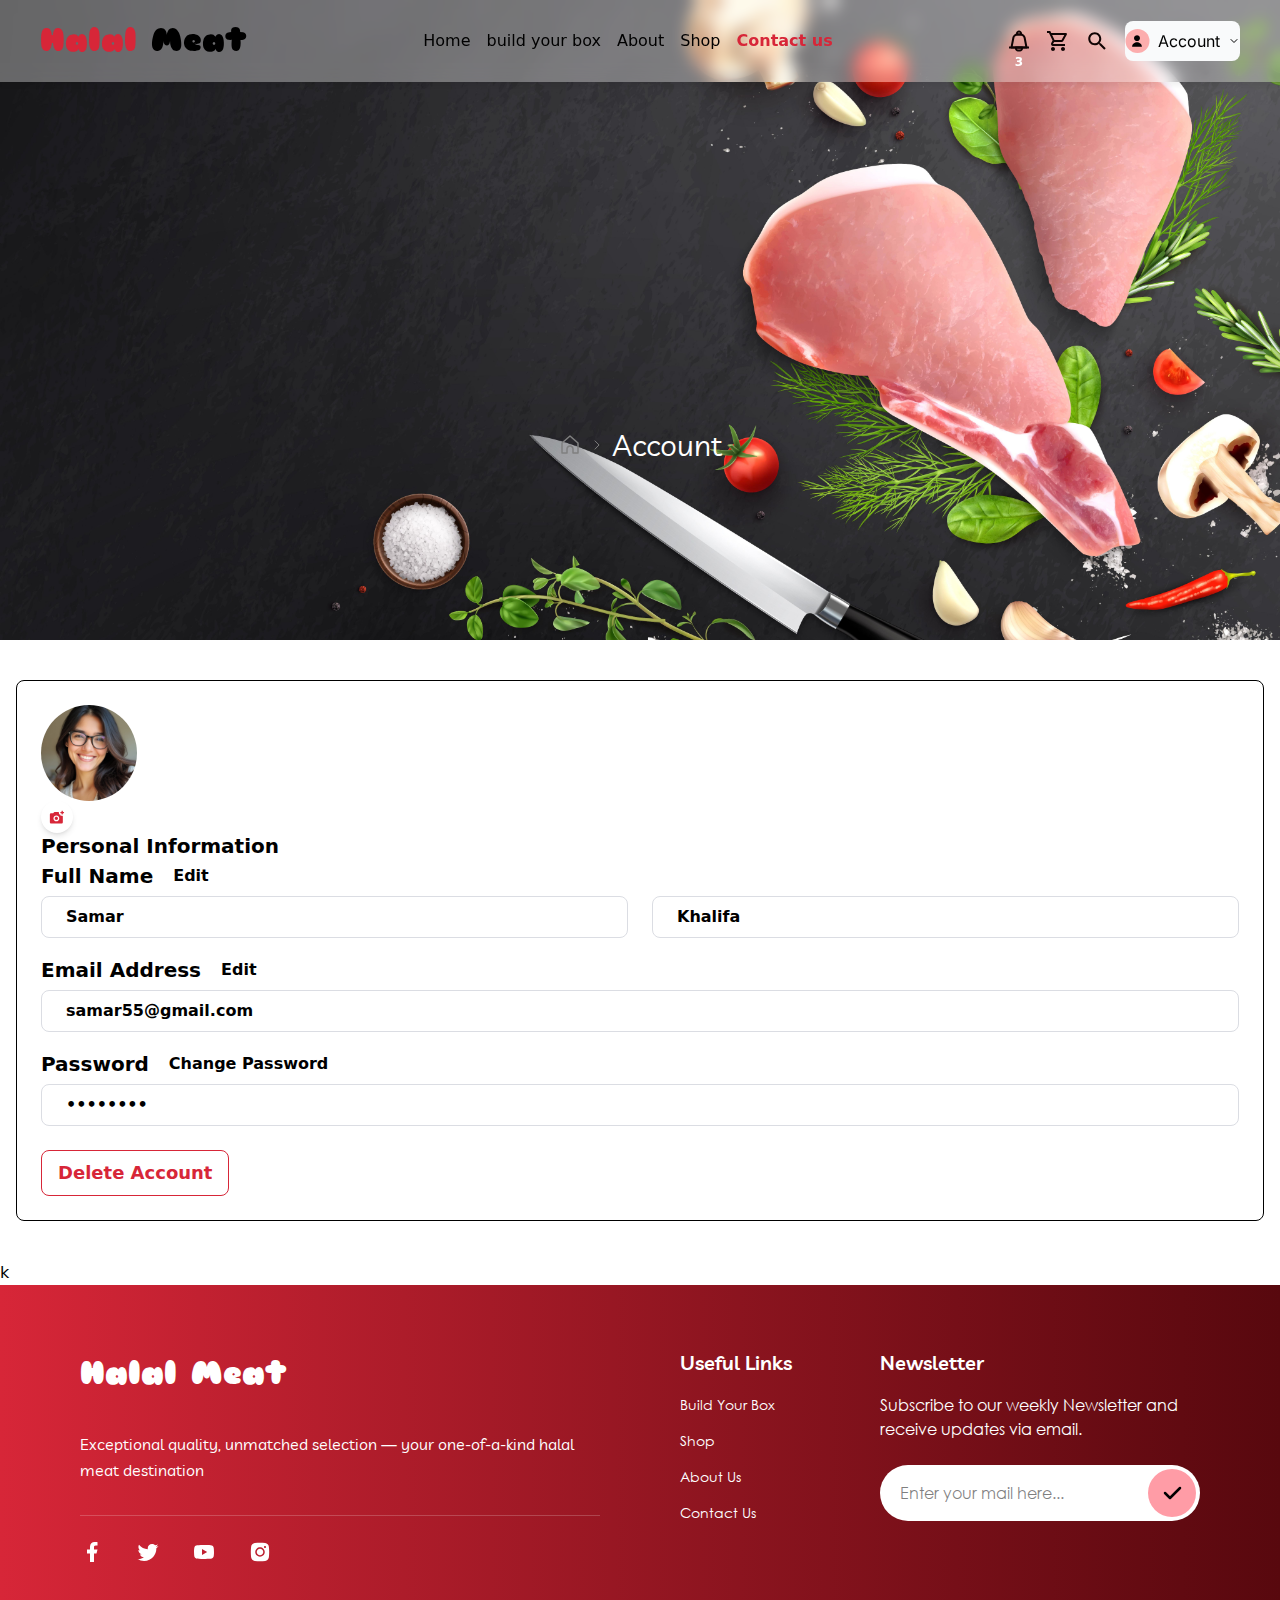
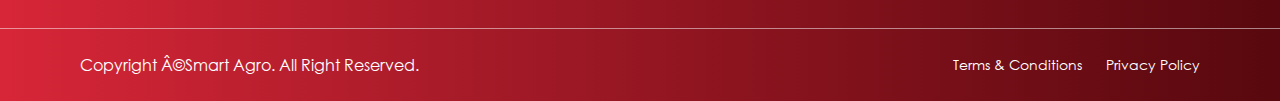
<file: src/profile.html>
<!DOCTYPE html>
<html lang="en">

<head>
    <meta charset="UTF-8">
    <meta name="viewport" content="width=device-width, initial-scale=1.0">
    <title>Profile</title>
    <link rel="stylesheet" href="./output.css">
</head>

<body>
    <!-- Header -->
    <header class="fixed top-0 left-0 right-0 z-50 bg-[#ffffff58] backdrop-blur-sm shadow-[0_4px_4px_#0000000D]">
        <div class="px-10 py-4">
            <div class="flex items-center justify-between">
                <!-- Logo -->
                <a href="./index.html" class="cursor-pointer">
                    <h1 class="font-extrabold text-lg lg:text-[32px] text-[#D72638] font-sniglet">
                        Halal <span class="text-black">Meat</span>
                    </h1>
                </a>

                <!-- Navigation -->
                <nav id="mobile-menu"
                    class="hidden xl:flex items-center space-x-4 2xl:space-x-12 font-medium text-base">
                    <a href="./index.html" class="text-black hover:text-[#D72638] transition-colors">Home</a>
                    <a href="./build-your-box.html" class="text-black hover:text-[#D72638] transition-colors">build your
                        box</a>
                    <a href="./about.html" class="text-black hover:text-[#D72638] transition-colors">About</a>
                    <a href="./shop.html" class="text-black hover:text-[#D72638] transition-colors">Shop</a>
                    <a href="./contact.html"
                        class="text-[#D72638] hover:text-[#D72638] transition-colors font-bold">Contact us</a>
                </nav>

                <div class="hidden xl:flex items-center justify-between gap-4 2xl:gap-6">
                    <button id="notification-btn" class="relative">
                        <svg width="20" height="22" viewBox="0 0 20 22" fill="none" xmlns="http://www.w3.org/2000/svg">
                            <path fill-rule="evenodd" clip-rule="evenodd"
                                d="M3.39404 7.55577C3.84677 5.20157 5.90673 3.5 8.30407 3.5H11.6959C14.0933 3.5 16.1532 5.20156 16.606 7.55576L18.482 17.3112C18.5383 17.6041 18.461 17.9069 18.271 18.1368C18.081 18.3668 17.7983 18.5 17.5 18.5H2.50001C2.20171 18.5 1.91899 18.3668 1.72902 18.1368C1.53905 17.9069 1.46167 17.6041 1.518 17.3112L3.39404 7.55577ZM8.30407 5.5C6.86567 5.5 5.62969 6.52094 5.35805 7.93346L3.71064 16.5H16.2894L14.642 7.93346C14.3703 6.52094 13.1343 5.5 11.6959 5.5H8.30407Z"
                                fill="#100404" />
                            <path fill-rule="evenodd" clip-rule="evenodd" d="M20 18.5H0V16.5H20V18.5Z" fill="#100404" />
                            <path fill-rule="evenodd" clip-rule="evenodd"
                                d="M6 17.5C6 16.9477 6.44772 16.5 7 16.5H13C13.5523 16.5 14 16.9477 14 17.5V18.5C14 20.1569 12.6569 21.5 11 21.5H9C7.34315 21.5 6 20.1569 6 18.5V17.5ZM8 18.5C8 19.0523 8.44772 19.5 9 19.5H11C11.5523 19.5 12 19.0523 12 18.5H8Z"
                                fill="#100404" />
                            <path fill-rule="evenodd" clip-rule="evenodd"
                                d="M7 4.5C7 5.05228 7.44772 5.5 8 5.5H12C12.5523 5.5 13 5.05228 13 4.5V3.5C13 1.84315 11.6569 0.5 10 0.5C8.34315 0.5 7 1.84315 7 3.5V4.5ZM9 3.5C9 2.94772 9.44772 2.5 10 2.5C10.5523 2.5 11 2.94772 11 3.5H9Z"
                                fill="#100404" />
                        </svg>
                        <!-- Notification badge -->
                        <span id="notification-badge"
                            class="absolute -top-2 -right-2 bg-red-500 text-white text-xs rounded-full h-5 w-5 flex items-center justify-center font-bold">3</span>
                    </button>
                    <a href="./cart.html">
                        <svg width="24" height="24" viewBox="0 0 24 24" fill="none" xmlns="http://www.w3.org/2000/svg">
                            <path
                                d="M16.5461 13C17.2961 13 17.9561 12.59 18.2961 11.97L21.8761 5.48C22.2461 4.82 21.7661 4 21.0061 4H6.20609L5.26609 2H1.99609V4H3.99609L7.59609 11.59L6.24609 14.03C5.51609 15.37 6.47609 17 7.99609 17H19.9961V15H7.99609L9.09609 13H16.5461ZM7.15609 6H19.3061L16.5461 11H9.52609L7.15609 6ZM7.99609 18C6.89609 18 6.00609 18.9 6.00609 20C6.00609 21.1 6.89609 22 7.99609 22C9.09609 22 9.99609 21.1 9.99609 20C9.99609 18.9 9.09609 18 7.99609 18ZM17.9961 18C16.8961 18 16.0061 18.9 16.0061 20C16.0061 21.1 16.8961 22 17.9961 22C19.0961 22 19.9961 21.1 19.9961 20C19.9961 18.9 19.0961 18 17.9961 18Z"
                                fill="#100404" />
                        </svg>
                    </a>
                    <button>
                        <svg width="24" height="24" viewBox="0 0 24 24" fill="none" xmlns="http://www.w3.org/2000/svg">
                            <path
                                d="M15.7549 14.2549H14.9649L14.6849 13.9849C15.6649 12.8449 16.2549 11.3649 16.2549 9.75488C16.2549 6.16488 13.3449 3.25488 9.75488 3.25488C6.16488 3.25488 3.25488 6.16488 3.25488 9.75488C3.25488 13.3449 6.16488 16.2549 9.75488 16.2549C11.3649 16.2549 12.8449 15.6649 13.9849 14.6849L14.2549 14.9649V15.7549L19.2549 20.7449L20.7449 19.2549L15.7549 14.2549ZM9.75488 14.2549C7.26488 14.2549 5.25488 12.2449 5.25488 9.75488C5.25488 7.26488 7.26488 5.25488 9.75488 5.25488C12.2449 5.25488 14.2549 7.26488 14.2549 9.75488C14.2549 12.2449 12.2449 14.2549 9.75488 14.2549Z"
                                fill="#100404" />
                        </svg>
                    </button>

                    <!-- Account Dropdown -->
                    <div class="relative font-inter" id="account-dropdown">
                        <button id="account-btn"
                            class="flex items-center gap-2 text-black rounded-lg px-1 py-2 bg-gray-50 transition-colors">
                            <svg width="25" height="24" viewBox="0 0 25 24" fill="none"
                                xmlns="http://www.w3.org/2000/svg">
                                <circle cx="12.5" cy="12" r="12" fill="#FF6060" fill-opacity="0.5" />
                                <g clip-path="url(#clip0_1820_3239)">
                                    <path
                                        d="M16.8827 17.3962C16.8827 17.5122 16.8366 17.6235 16.7545 17.7055C16.6725 17.7876 16.5612 17.8337 16.4452 17.8337H7.55518C7.43914 17.8337 7.32786 17.7876 7.24582 17.7055C7.16377 17.6235 7.11768 17.5122 7.11768 17.3962C7.11768 15.0045 9.74268 13.1495 12.0002 13.1495C14.2577 13.1495 16.8827 15.0045 16.8827 17.3962ZM14.9752 9.14783C14.974 9.73598 14.7986 10.3106 14.471 10.7991C14.1434 11.2875 13.6783 11.6679 13.1346 11.8922C12.5909 12.1165 11.9929 12.1746 11.4162 12.0591C10.8395 11.9437 10.31 11.6599 9.89448 11.2436C9.479 10.8273 9.19624 10.2972 9.08192 9.72024C8.9676 9.14331 9.02686 8.54544 9.2522 8.00217C9.47754 7.4589 9.85885 6.99461 10.348 6.66797C10.8371 6.34133 11.412 6.16699 12.0002 6.16699C12.7897 6.16854 13.5464 6.48327 14.1042 7.04212C14.6619 7.60097 14.9752 8.35827 14.9752 9.14783Z"
                                        fill="black" />
                                </g>
                                <defs>
                                    <clipPath id="clip0_1820_3239">
                                        <rect width="15" height="15" fill="white" transform="translate(3.5 5)" />
                                    </clipPath>
                                </defs>
                            </svg>
                            <span>Account</span>
                            <svg width="12" height="12" viewBox="0 0 24 24" fill="none"
                                xmlns="http://www.w3.org/2000/svg">
                                <path d="M6 9L12 15L18 9" stroke="currentColor" stroke-width="2" stroke-linecap="round"
                                    stroke-linejoin="round" />
                            </svg>
                        </button>

                        <!-- Dropdown Menu -->
                        <div id="account-dropdown-menu"
                            class="absolute right-0 top-full mt-2 w-32 bg-white rounded-lg shadow-xl border border-gray-200 z-50 hidden">
                            <div class="py-2">
                                <a href="./profile.html"
                                    class="flex items-center gap-3 p-2 m-2 text-sm text-gray-700 hover:bg-gray-50 rounded-lg transition-colors">
                                    <svg width="25" height="24" viewBox="0 0 25 24" fill="none"
                                        xmlns="http://www.w3.org/2000/svg">
                                        <circle cx="12.5" cy="12" r="12" fill="#FF6060" fill-opacity="0.5" />
                                        <g clip-path="url(#clip0_1820_3239)">
                                            <path
                                                d="M16.8827 17.3962C16.8827 17.5122 16.8366 17.6235 16.7545 17.7055C16.6725 17.7876 16.5612 17.8337 16.4452 17.8337H7.55518C7.43914 17.8337 7.32786 17.7876 7.24582 17.7055C7.16377 17.6235 7.11768 17.5122 7.11768 17.3962C7.11768 15.0045 9.74268 13.1495 12.0002 13.1495C14.2577 13.1495 16.8827 15.0045 16.8827 17.3962ZM14.9752 9.14783C14.974 9.73598 14.7986 10.3106 14.471 10.7991C14.1434 11.2875 13.6783 11.6679 13.1346 11.8922C12.5909 12.1165 11.9929 12.1746 11.4162 12.0591C10.8395 11.9437 10.31 11.6599 9.89448 11.2436C9.479 10.8273 9.19624 10.2972 9.08192 9.72024C8.9676 9.14331 9.02686 8.54544 9.2522 8.00217C9.47754 7.4589 9.85885 6.99461 10.348 6.66797C10.8371 6.34133 11.412 6.16699 12.0002 6.16699C12.7897 6.16854 13.5464 6.48327 14.1042 7.04212C14.6619 7.60097 14.9752 8.35827 14.9752 9.14783Z"
                                                fill="black" />
                                        </g>
                                        <defs>
                                            <clipPath id="clip0_1820_3239">
                                                <rect width="15" height="15" fill="white"
                                                    transform="translate(3.5 5)" />
                                            </clipPath>
                                        </defs>
                                    </svg>
                                    Account
                                </a>
                                <a href="./orders.html"
                                    class="flex items-center gap-3 p-2 m-2 text-sm text-gray-700 hover:bg-gray-50 rounded-lg transition-colors">
                                    <svg width="16" height="16" viewBox="0 0 24 24" fill="none"
                                        xmlns="http://www.w3.org/2000/svg">
                                        <path
                                            d="M16 11V7C16 4.79086 14.2091 3 12 3C9.79086 3 8 4.79086 8 7V11C6.89543 11 6 11.8954 6 13V19C6 20.1046 6.89543 21 8 21H16C17.1046 21 18 20.1046 18 19V13C18 11.8954 17.1046 11 16 11ZM10 7C10 5.89543 10.8954 5 12 5C13.1046 5 14 5.89543 14 7V11H10V7Z"
                                            fill="currentColor" />
                                    </svg>
                                    Orders
                                </a>
                                <a href="./payment.html"
                                    class="flex items-center gap-3 p-2 m-2 text-sm text-gray-700 hover:bg-gray-50 rounded-lg transition-colors">
                                    <svg width="16" height="16" viewBox="0 0 24 24" fill="none"
                                        xmlns="http://www.w3.org/2000/svg">
                                        <path
                                            d="M2 12C2 6.47715 6.47715 2 12 2C17.5228 2 22 6.47715 22 12C22 17.5228 17.5228 22 12 22C6.47715 22 2 17.5228 2 12ZM12 6C11.4477 6 11 6.44772 11 7V12.4142L8.29289 15.1213C7.90237 15.5118 7.90237 16.1449 8.29289 16.5355C8.68342 16.9260 9.31658 16.9260 9.70711 16.5355L12.7071 13.5355C12.8946 13.3479 13 13.0936 13 12.8284V7C13 6.44772 12.5523 6 12 6Z"
                                            fill="currentColor" />
                                    </svg>
                                    Payment
                                </a>
                                <div class="border-t border-gray-100 my-1"></div>
                                <a
                                    class="logout cursor-pointer flex items-center gap-3 p-2 m-2 text-sm text-red-600 hover:bg-red-50 rounded-lg transition-colors">
                                    <svg width="16" height="16" viewBox="0 0 24 24" fill="none"
                                        xmlns="http://www.w3.org/2000/svg">
                                        <path
                                            d="M9 21H5C4.44772 21 4 20.5523 4 20V4C4 3.44772 4.44772 3 5 3H9M16 17L21 12M21 12L16 7M21 12H9"
                                            stroke="currentColor" stroke-width="2" stroke-linecap="round"
                                            stroke-linejoin="round" />
                                    </svg>
                                    Logout
                                </a>
                            </div>
                        </div>
                    </div>
                </div>

                <!-- Mobile Menu Button -->
                <button id="mobile-menu-button" class="xl:hidden text-white">
                    <svg class="w-6 h-6" fill="none" stroke="currentColor" viewBox="0 0 24 24">
                        <path stroke-linecap="round" stroke-linejoin="round" stroke-width="2"
                            d="M4 6h16M4 12h16M4 18h16">
                        </path>
                    </svg>
                </button>

                <nav id="mobile-menu-dropdown"
                    class="xl:hidden hidden font-medium text-base bg-black/70 backdrop-blur-md shadow-2xl border-t border-white/10 scrollbar-y-thin absolute top-full left-0 right-0 z-50 p-4 gap-4">
                    <a href="./index.html"
                        class="text-white hover:text-red-400 transition-all duration-300 font-bold py-3 px-6 rounded-lg hover:bg-white/10 w-full text-center">Home</a>
                    <a href="./build-your-box.html"
                        class="text-white hover:text-red-400 transition-all duration-300 py-3 px-6 rounded-lg hover:bg-white/10 w-full text-center">build
                        your box</a>
                    <a href="./about.html"
                        class="text-white hover:text-red-400 transition-all duration-300 py-3 px-6 rounded-lg hover:bg-white/10 w-full text-center">About</a>
                    <a href="./shop.html"
                        class="text-white hover:text-red-400 transition-all duration-300 py-3 px-6 rounded-lg hover:bg-white/10 w-full text-center">Shop</a>
                    <a href="./contact.html"
                        class="text-white hover:text-red-400 transition-all duration-300 py-3 px-6 rounded-lg hover:bg-white/10 w-full text-center">Contact
                        us</a>
                    <button id="mobile-notification-btn"
                        class="flex gap-3 items-center justify-center text-white hover:text-red-400 transition-all duration-300 py-3 px-6 rounded-lg hover:bg-white/10 w-full text-center relative">
                        <svg width="20" height="22" viewBox="0 0 20 22" fill="none" xmlns="http://www.w3.org/2000/svg">
                            <path fill-rule="evenodd" clip-rule="evenodd"
                                d="M3.39404 7.55577C3.84677 5.20157 5.90673 3.5 8.30407 3.5H11.6959C14.0933 3.5 16.1532 5.20156 16.606 7.55576L18.482 17.3112C18.5383 17.6041 18.461 17.9069 18.271 18.1368C18.081 18.3668 17.7983 18.5 17.5 18.5H2.50001C2.20171 18.5 1.91899 18.3668 1.72902 18.1368C1.53905 17.9069 1.46167 17.6041 1.518 17.3112L3.39404 7.55577ZM8.30407 5.5C6.86567 5.5 5.62969 6.52094 5.35805 7.93346L3.71064 16.5H16.2894L14.642 7.93346C14.3703 6.52094 13.1343 5.5 11.6959 5.5H8.30407Z"
                                fill="#fff" />
                            <path fill-rule="evenodd" clip-rule="evenodd" d="M20 18.5H0V16.5H20V18.5Z" fill="#fff" />
                            <path fill-rule="evenodd" clip-rule="evenodd"
                                d="M6 17.5C6 16.9477 6.44772 16.5 7 16.5H13C13.5523 16.5 14 16.9477 14 17.5V18.5C14 20.1569 12.6569 21.5 11 21.5H9C7.34315 21.5 6 20.1569 6 18.5V17.5ZM8 18.5C8 19.0523 8.44772 19.5 9 19.5H11C11.5523 19.5 12 19.0523 12 18.5H8Z"
                                fill="#fff" />
                            <path fill-rule="evenodd" clip-rule="evenodd"
                                d="M7 4.5C7 5.05228 7.44772 5.5 8 5.5H12C12.5523 5.5 13 5.05228 13 4.5V3.5C13 1.84315 11.6569 0.5 10 0.5C8.34315 0.5 7 1.84315 7 3.5V4.5ZM9 3.5C9 2.94772 9.44772 2.5 10 2.5C10.5523 2.5 11 2.94772 11 3.5H9Z"
                                fill="#fff" />
                        </svg>
                        Notifications
                        <!-- Mobile notification badge -->
                        <span id="mobile-notification-badge"
                            class="absolute top-2 right-2 bg-red-500 text-white text-xs rounded-full h-5 w-5 flex items-center justify-center font-bold">3</span>
                    </button>
                    <a href="./cart.html"
                        class="flex gap-3 items-center justify-center text-white hover:text-red-400 transition-all duration-300 py-3 px-6 rounded-lg hover:bg-white/10 w-full text-center">
                        <svg width="24" height="24" viewBox="0 0 24 24" fill="none" xmlns="http://www.w3.org/2000/svg">
                            <path
                                d="M16.5461 13C17.2961 13 17.9561 12.59 18.2961 11.97L21.8761 5.48C22.2461 4.82 21.7661 4 21.0061 4H6.20609L5.26609 2H1.99609V4H3.99609L7.59609 11.59L6.24609 14.03C5.51609 15.37 6.47609 17 7.99609 17H19.9961V15H7.99609L9.09609 13H16.5461ZM7.15609 6H19.3061L16.5461 11H9.52609L7.15609 6ZM7.99609 18C6.89609 18 6.00609 18.9 6.00609 20C6.00609 21.1 6.89609 22 7.99609 22C9.09609 22 9.99609 21.1 9.99609 20C9.99609 18.9 9.09609 18 7.99609 18ZM17.9961 18C16.8961 18 16.0061 18.9 16.0061 20C16.0061 21.1 16.8961 22 17.9961 22C19.0961 22 19.9961 21.1 19.9961 20C19.9961 18.9 19.0961 18 17.9961 18Z"
                                fill="#fff" />
                        </svg>
                        Cart
                    </a>

                    <!-- Mobile Account Dropdown -->
                    <div class="w-full">
                        <button id="mobile-account-btn"
                            class="flex items-center justify-center gap-2 text-white hover:text-red-400 transition-all duration-300 py-3 px-6 rounded-lg hover:bg-white/10 w-full">
                            <svg width="25" height="24" viewBox="0 0 25 24" fill="none"
                                xmlns="http://www.w3.org/2000/svg">
                                <circle cx="12.5" cy="12" r="12" fill="#FF6060" fill-opacity="0.5" />
                                <g clip-path="url(#clip0_1820_3239)">
                                    <path
                                        d="M16.8827 17.3962C16.8827 17.5122 16.8366 17.6235 16.7545 17.7055C16.6725 17.7876 16.5612 17.8337 16.4452 17.8337H7.55518C7.43914 17.8337 7.32786 17.7876 7.24582 17.7055C7.16377 17.6235 7.11768 17.5122 7.11768 17.3962C7.11768 15.0045 9.74268 13.1495 12.0002 13.1495C14.2577 13.1495 16.8827 15.0045 16.8827 17.3962ZM14.9752 9.14783C14.974 9.73598 14.7986 10.3106 14.471 10.7991C14.1434 11.2875 13.6783 11.6679 13.1346 11.8922C12.5909 12.1165 11.9929 12.1746 11.4162 12.0591C10.8395 11.9437 10.31 11.6599 9.89448 11.2436C9.479 10.8273 9.19624 10.2972 9.08192 9.72024C8.9676 9.14331 9.02686 8.54544 9.2522 8.00217C9.47754 7.4589 9.85885 6.99461 10.348 6.66797C10.8371 6.34133 11.412 6.16699 12.0002 6.16699C12.7897 6.16854 13.5464 6.48327 14.1042 7.04212C14.6619 7.60097 14.9752 8.35827 14.9752 9.14783Z"
                                        fill="white" />
                                </g>
                                <defs>
                                    <clipPath id="clip0_1820_3239">
                                        <rect width="15" height="15" fill="white" transform="translate(3.5 5)" />
                                    </clipPath>
                                </defs>
                            </svg>
                            <span>Account</span>
                            <svg width="12" height="12" viewBox="0 0 24 24" fill="none"
                                xmlns="http://www.w3.org/2000/svg">
                                <path d="M6 9L12 15L18 9" stroke="currentColor" stroke-width="2" stroke-linecap="round"
                                    stroke-linejoin="round" />
                            </svg>
                        </button>

                        <!-- Mobile Dropdown Menu -->
                        <div id="mobile-account-dropdown-menu"
                            class="w-full mt-2 bg-white/10 backdrop-blur-sm rounded-lg border border-white/20 hidden">
                            <div class="py-2">
                                <a href="./login.html"
                                    class="flex items-center gap-3 px-4 py-3 text-sm text-white hover:bg-white/10 transition-colors rounded-lg m-2">
                                    <svg width="25" height="24" viewBox="0 0 25 24" fill="none"
                                        xmlns="http://www.w3.org/2000/svg">
                                        <circle cx="12.5" cy="12" r="12" fill="#ffffff" fill-opacity="0.5" />
                                        <g clip-path="url(#clip0_1820_3239)">
                                            <path
                                                d="M16.8827 17.3962C16.8827 17.5122 16.8366 17.6235 16.7545 17.7055C16.6725 17.7876 16.5612 17.8337 16.4452 17.8337H7.55518C7.43914 17.8337 7.32786 17.7876 7.24582 17.7055C7.16377 17.6235 7.11768 17.5122 7.11768 17.3962C7.11768 15.0045 9.74268 13.1495 12.0002 13.1495C14.2577 13.1495 16.8827 15.0045 16.8827 17.3962ZM14.9752 9.14783C14.974 9.73598 14.7986 10.3106 14.471 10.7991C14.1434 11.2875 13.6783 11.6679 13.1346 11.8922C12.5909 12.1165 11.9929 12.1746 11.4162 12.0591C10.8395 11.9437 10.31 11.6599 9.89448 11.2436C9.479 10.8273 9.19624 10.2972 9.08192 9.72024C8.9676 9.14331 9.02686 8.54544 9.2522 8.00217C9.47754 7.4589 9.85885 6.99461 10.348 6.66797C10.8371 6.34133 11.412 6.16699 12.0002 6.16699C12.7897 6.16854 13.5464 6.48327 14.1042 7.04212C14.6619 7.60097 14.9752 8.35827 14.9752 9.14783Z"
                                                fill="white" />
                                        </g>
                                        <defs>
                                            <clipPath id="clip0_1820_3239">
                                                <rect width="15" height="15" fill="white"
                                                    transform="translate(3.5 5)" />
                                            </clipPath>
                                        </defs>
                                    </svg>
                                    Account
                                </a>
                                <a href="#"
                                    class="flex items-center gap-3 px-4 py-3 text-sm text-white hover:bg-white/10 transition-colors rounded-lg m-2">
                                    <svg width="16" height="16" viewBox="0 0 24 24" fill="none"
                                        xmlns="http://www.w3.org/2000/svg">
                                        <path
                                            d="M16 11V7C16 4.79086 14.2091 3 12 3C9.79086 3 8 4.79086 8 7V11C6.89543 11 6 11.8954 6 13V19C6 20.1046 6.89543 21 8 21H16C17.1046 21 18 20.1046 18 19V13C18 11.8954 17.1046 11 16 11ZM10 7C10 5.89543 10.8954 5 12 5C13.1046 5 14 5.89543 14 7V11H10V7Z"
                                            fill="currentColor" />
                                    </svg>
                                    Orders
                                </a>
                                <a href="#"
                                    class="flex items-center gap-3 px-4 py-3 text-sm text-white hover:bg-white/10 transition-colors rounded-lg m-2">
                                    <svg width="16" height="16" viewBox="0 0 24 24" fill="none"
                                        xmlns="http://www.w3.org/2000/svg">
                                        <path
                                            d="M2 12C2 6.47715 6.47715 2 12 2C17.5228 2 22 6.47715 22 12C22 17.5228 17.5228 22 12 22C6.47715 22 2 17.5228 2 12ZM12 6C11.4477 6 11 6.44772 11 7V12.4142L8.29289 15.1213C7.90237 15.5118 7.90237 16.1449 8.29289 16.5355C8.68342 16.9260 9.31658 16.9260 9.70711 16.5355L12.7071 13.5355C12.8946 13.3479 13 13.0936 13 12.8284V7C13 6.44772 12.5523 6 12 6Z"
                                            fill="currentColor" />
                                    </svg>
                                    Payment
                                </a>
                                <div class="border-t border-white/20 my-1"></div>
                                <a
                                    class="flex items-center gap-3 px-4 py-3 logout cursor-pointer text-sm text-red-400 hover:bg-red-500/10 transition-colors rounded-lg m-2">
                                    <svg width="16" height="16" viewBox="0 0 24 24" fill="none"
                                        xmlns="http://www.w3.org/2000/svg">
                                        <path
                                            d="M9 21H5C4.44772 21 4 20.5523 4 20V4C4 3.44772 4.44772 3 5 3H9M16 17L21 12M21 12L16 7M21 12H9"
                                            stroke="currentColor" stroke-width="2" stroke-linecap="round"
                                            stroke-linejoin="round" />
                                    </svg>
                                    Logout
                                </a>
                            </div>
                        </div>
                    </div>
                </nav>
            </div>
        </div>
    </header>

    <!-- Notifications Modal -->
    <div id="notifications-modal" class="fixed inset-0 bg-black/50 z-50 hidden">
        <div class="flex items-start justify-end min-h-screen">
            <div class="bg-white shadow-xl w-[870px] h-full max-w-full overflow-hidden animate-slide-in-right relative">
                <!-- Modal Header -->
                <div class="flex items-center justify-between p-4 border-b border-gray-200">
                    <div class="flex items-center gap-3">
                        <svg width="34" height="35" viewBox="0 0 34 35" fill="none" xmlns="http://www.w3.org/2000/svg">
                            <path fill-rule="evenodd" clip-rule="evenodd"
                                d="M7.64155 12.6207C8.28292 9.28555 11.2012 6.875 14.5974 6.875H19.4026C22.7988 6.875 25.7171 9.28554 26.3585 12.6207L29.0162 26.4408C29.096 26.8558 28.9864 27.2847 28.7172 27.6105C28.4481 27.9363 28.0476 28.125 27.625 28.125H6.37501C5.95242 28.125 5.5519 27.9363 5.28277 27.6105C5.01365 27.2847 4.90403 26.8558 4.98383 26.4408L7.64155 12.6207ZM14.5974 9.70833C12.5597 9.70833 10.8087 11.1547 10.4239 13.1557L8.09007 25.2917H25.9099L23.5761 13.1557C23.1913 11.1547 21.4403 9.70833 19.4026 9.70833H14.5974Z"
                                fill="#100404" />
                            <path fill-rule="evenodd" clip-rule="evenodd"
                                d="M31.1667 28.1248H2.83333V25.2915H31.1667V28.1248Z" fill="#100404" />
                            <path fill-rule="evenodd" clip-rule="evenodd"
                                d="M11.3333 26.7082C11.3333 25.9258 11.9676 25.2915 12.75 25.2915H21.25C22.0324 25.2915 22.6667 25.9258 22.6667 26.7082V28.1248C22.6667 30.472 20.7639 32.3748 18.4167 32.3748H15.5833C13.2361 32.3748 11.3333 30.472 11.3333 28.1248V26.7082ZM14.1667 28.1248C14.1667 28.9072 14.8009 29.5415 15.5833 29.5415H18.4167C19.1991 29.5415 19.8333 28.9072 19.8333 28.1248H14.1667Z"
                                fill="#100404" />
                            <path fill-rule="evenodd" clip-rule="evenodd"
                                d="M12.75 8.29134C12.75 9.07374 13.3843 9.70801 14.1667 9.70801H19.8333C20.6157 9.70801 21.25 9.07374 21.25 8.29134V6.87467C21.25 4.52746 19.3472 2.62467 17 2.62467C14.6528 2.62467 12.75 4.52746 12.75 6.87467V8.29134ZM15.5833 6.87467C15.5833 6.09227 16.2176 5.45801 17 5.45801C17.7824 5.45801 18.4167 6.09227 18.4167 6.87467H15.5833Z"
                                fill="#100404" />
                        </svg>

                        <div>
                            <h3 class="text-xl font-medium text-black font-poppins">Notifications</h3>
                            <p class="text-sm font-medium text-[#8F8F8F] font-poppins">Stay updated with your latest
                                activities</p>
                        </div>
                    </div>
                    <button id="close-notifications-modal" class="text-black hover:text-red-600 transition-colors">
                        <svg width="24" height="24" viewBox="0 0 24 24" fill="none" xmlns="http://www.w3.org/2000/svg">
                            <path d="M6 6L18 18M6 18L18 6" stroke="currentColor" stroke-width="2" stroke-linecap="round"
                                stroke-linejoin="round" />
                        </svg>
                    </button>
                </div>

                <!-- Modal Body -->
                <div class="flex-1 overflow-y-auto py-6 px-16" style="height: calc(100vh - 140px);">
                    <div id="notifications-list" class="space-y-2">
                        <!-- Sample Notifications -->
                        <div
                            class="notification-item flex items-start py-2 pl-2 pr-6 border border-[#CECECE] hover:border-[#FEC0C6] hover:bg-[#FFF6F6] rounded-lg transition-colors">
                            <div class="flex-shrink-0  mr-3">
                                <svg width="20" height="21" viewBox="0 0 20 21" fill="none"
                                    xmlns="http://www.w3.org/2000/svg">
                                    <path
                                        d="M10 15.5C10.2833 15.5 10.521 15.404 10.713 15.212C10.905 15.02 11.0007 14.7827 11 14.5C10.9993 14.2173 10.9033 13.98 10.712 13.788C10.5207 13.596 10.2833 13.5 10 13.5C9.71667 13.5 9.47933 13.596 9.288 13.788C9.09667 13.98 9.00067 14.2173 9 14.5C8.99933 14.7827 9.09533 15.0203 9.288 15.213C9.48067 15.4057 9.718 15.5013 10 15.5ZM10 11.5C10.2833 11.5 10.521 11.404 10.713 11.212C10.905 11.02 11.0007 10.7827 11 10.5V6.5C11 6.21667 10.904 5.97933 10.712 5.788C10.52 5.59667 10.2827 5.50067 10 5.5C9.71733 5.49933 9.48 5.59533 9.288 5.788C9.096 5.98067 9 6.218 9 6.5V10.5C9 10.7833 9.096 11.021 9.288 11.213C9.48 11.405 9.71733 11.5007 10 11.5ZM10 20.5C8.61667 20.5 7.31667 20.2373 6.1 19.712C4.88334 19.1867 3.825 18.4743 2.925 17.575C2.025 16.6757 1.31267 15.6173 0.788001 14.4C0.263335 13.1827 0.000667933 11.8827 1.26582e-06 10.5C-0.000665401 9.11733 0.262001 7.81733 0.788001 6.6C1.314 5.38267 2.02633 4.32433 2.925 3.425C3.82367 2.52567 4.882 1.81333 6.1 1.288C7.318 0.762667 8.618 0.5 10 0.5C11.382 0.5 12.682 0.762667 13.9 1.288C15.118 1.81333 16.1763 2.52567 17.075 3.425C17.9737 4.32433 18.6863 5.38267 19.213 6.6C19.7397 7.81733 20.002 9.11733 20 10.5C19.998 11.8827 19.7353 13.1827 19.212 14.4C18.6887 15.6173 17.9763 16.6757 17.075 17.575C16.1737 18.4743 15.1153 19.187 13.9 19.713C12.6847 20.239 11.3847 20.5013 10 20.5ZM10 18.5C12.2333 18.5 14.125 17.725 15.675 16.175C17.225 14.625 18 12.7333 18 10.5C18 8.26667 17.225 6.375 15.675 4.825C14.125 3.275 12.2333 2.5 10 2.5C7.76667 2.5 5.875 3.275 4.325 4.825C2.775 6.375 2 8.26667 2 10.5C2 12.7333 2.775 14.625 4.325 16.175C5.875 17.725 7.76667 18.5 10 18.5Z"
                                        fill="#D72638" />
                                </svg>
                            </div>

                            <div class="flex-1">
                                <div class="flex items-center justify-between">
                                    <p class="text-sm font-semibold text-black font-inter">New Order Received</p>

                                    <div class="w-2 h-2 bg-red-500 rounded-full"></div>

                                </div>
                                <p class="text-xs text-[#7E7E7E] mt-1 font-inter font-normal">You have received a new
                                    message from John Doe regarding the project proposal. Please review and respond at
                                    your earliest
                                    convenience.
                                </p>
                                <div class="flex items-center justify-between">
                                    <p class="text-xs text-[#7E7E7E] mt-4 font-inter font-normal">Just now</p>
                                    <p class="text-xs text-[#7E7E7E] mt-4 font-inter font-normal">sep22,01:13 PM</p>
                                </div>
                            </div>
                        </div>
                        <div
                            class="notification-item flex items-start py-2 pl-2 pr-6 border border-[#CECECE] hover:border-[#FEC0C6] hover:bg-[#FFF6F6] rounded-lg transition-colors">
                            <div class="flex-shrink-0  mr-3">
                                <svg width="20" height="21" viewBox="0 0 20 21" fill="none"
                                    xmlns="http://www.w3.org/2000/svg">
                                    <path
                                        d="M10 15.5C10.2833 15.5 10.521 15.404 10.713 15.212C10.905 15.02 11.0007 14.7827 11 14.5C10.9993 14.2173 10.9033 13.98 10.712 13.788C10.5207 13.596 10.2833 13.5 10 13.5C9.71667 13.5 9.47933 13.596 9.288 13.788C9.09667 13.98 9.00067 14.2173 9 14.5C8.99933 14.7827 9.09533 15.0203 9.288 15.213C9.48067 15.4057 9.718 15.5013 10 15.5ZM10 11.5C10.2833 11.5 10.521 11.404 10.713 11.212C10.905 11.02 11.0007 10.7827 11 10.5V6.5C11 6.21667 10.904 5.97933 10.712 5.788C10.52 5.59667 10.2827 5.50067 10 5.5C9.71733 5.49933 9.48 5.59533 9.288 5.788C9.096 5.98067 9 6.218 9 6.5V10.5C9 10.7833 9.096 11.021 9.288 11.213C9.48 11.405 9.71733 11.5007 10 11.5ZM10 20.5C8.61667 20.5 7.31667 20.2373 6.1 19.712C4.88334 19.1867 3.825 18.4743 2.925 17.575C2.025 16.6757 1.31267 15.6173 0.788001 14.4C0.263335 13.1827 0.000667933 11.8827 1.26582e-06 10.5C-0.000665401 9.11733 0.262001 7.81733 0.788001 6.6C1.314 5.38267 2.02633 4.32433 2.925 3.425C3.82367 2.52567 4.882 1.81333 6.1 1.288C7.318 0.762667 8.618 0.5 10 0.5C11.382 0.5 12.682 0.762667 13.9 1.288C15.118 1.81333 16.1763 2.52567 17.075 3.425C17.9737 4.32433 18.6863 5.38267 19.213 6.6C19.7397 7.81733 20.002 9.11733 20 10.5C19.998 11.8827 19.7353 13.1827 19.212 14.4C18.6887 15.6173 17.9763 16.6757 17.075 17.575C16.1737 18.4743 15.1153 19.187 13.9 19.713C12.6847 20.239 11.3847 20.5013 10 20.5ZM10 18.5C12.2333 18.5 14.125 17.725 15.675 16.175C17.225 14.625 18 12.7333 18 10.5C18 8.26667 17.225 6.375 15.675 4.825C14.125 3.275 12.2333 2.5 10 2.5C7.76667 2.5 5.875 3.275 4.325 4.825C2.775 6.375 2 8.26667 2 10.5C2 12.7333 2.775 14.625 4.325 16.175C5.875 17.725 7.76667 18.5 10 18.5Z"
                                        fill="#D72638" />
                                </svg>
                            </div>

                            <div class="flex-1">
                                <div class="flex items-center justify-between">
                                    <p class="text-sm font-semibold text-black font-inter">New Order Received</p>

                                    <div class="w-2 h-2 bg-red-500 rounded-full"></div>

                                </div>
                                <p class="text-xs text-[#7E7E7E] mt-1 font-inter font-normal">You have received a new
                                    message from John Doe regarding the project proposal. Please review and respond at
                                    your earliest
                                    convenience.
                                </p>
                                <div class="flex items-center justify-between">
                                    <p class="text-xs text-[#7E7E7E] mt-4 font-inter font-normal">Just now</p>
                                    <p class="text-xs text-[#7E7E7E] mt-4 font-inter font-normal">sep22,01:13 PM</p>
                                </div>
                            </div>
                        </div>
                        <div
                            class="notification-item flex items-start py-2 pl-2 pr-6 border border-[#CECECE] hover:border-[#FEC0C6] hover:bg-[#FFF6F6] rounded-lg transition-colors">
                            <div class="flex-shrink-0  mr-3">
                                <svg width="20" height="21" viewBox="0 0 20 21" fill="none"
                                    xmlns="http://www.w3.org/2000/svg">
                                    <path
                                        d="M10 15.5C10.2833 15.5 10.521 15.404 10.713 15.212C10.905 15.02 11.0007 14.7827 11 14.5C10.9993 14.2173 10.9033 13.98 10.712 13.788C10.5207 13.596 10.2833 13.5 10 13.5C9.71667 13.5 9.47933 13.596 9.288 13.788C9.09667 13.98 9.00067 14.2173 9 14.5C8.99933 14.7827 9.09533 15.0203 9.288 15.213C9.48067 15.4057 9.718 15.5013 10 15.5ZM10 11.5C10.2833 11.5 10.521 11.404 10.713 11.212C10.905 11.02 11.0007 10.7827 11 10.5V6.5C11 6.21667 10.904 5.97933 10.712 5.788C10.52 5.59667 10.2827 5.50067 10 5.5C9.71733 5.49933 9.48 5.59533 9.288 5.788C9.096 5.98067 9 6.218 9 6.5V10.5C9 10.7833 9.096 11.021 9.288 11.213C9.48 11.405 9.71733 11.5007 10 11.5ZM10 20.5C8.61667 20.5 7.31667 20.2373 6.1 19.712C4.88334 19.1867 3.825 18.4743 2.925 17.575C2.025 16.6757 1.31267 15.6173 0.788001 14.4C0.263335 13.1827 0.000667933 11.8827 1.26582e-06 10.5C-0.000665401 9.11733 0.262001 7.81733 0.788001 6.6C1.314 5.38267 2.02633 4.32433 2.925 3.425C3.82367 2.52567 4.882 1.81333 6.1 1.288C7.318 0.762667 8.618 0.5 10 0.5C11.382 0.5 12.682 0.762667 13.9 1.288C15.118 1.81333 16.1763 2.52567 17.075 3.425C17.9737 4.32433 18.6863 5.38267 19.213 6.6C19.7397 7.81733 20.002 9.11733 20 10.5C19.998 11.8827 19.7353 13.1827 19.212 14.4C18.6887 15.6173 17.9763 16.6757 17.075 17.575C16.1737 18.4743 15.1153 19.187 13.9 19.713C12.6847 20.239 11.3847 20.5013 10 20.5ZM10 18.5C12.2333 18.5 14.125 17.725 15.675 16.175C17.225 14.625 18 12.7333 18 10.5C18 8.26667 17.225 6.375 15.675 4.825C14.125 3.275 12.2333 2.5 10 2.5C7.76667 2.5 5.875 3.275 4.325 4.825C2.775 6.375 2 8.26667 2 10.5C2 12.7333 2.775 14.625 4.325 16.175C5.875 17.725 7.76667 18.5 10 18.5Z"
                                        fill="#D72638" />
                                </svg>
                            </div>

                            <div class="flex-1">
                                <div class="flex items-center justify-between">
                                    <p class="text-sm font-semibold text-black font-inter">New Order Received</p>

                                    <div class="w-2 h-2 bg-red-500 rounded-full"></div>

                                </div>
                                <p class="text-xs text-[#7E7E7E] mt-1 font-inter font-normal">You have received a new
                                    message from John Doe regarding the project proposal. Please review and respond at
                                    your earliest
                                    convenience.
                                </p>
                                <div class="flex items-center justify-between">
                                    <p class="text-xs text-[#7E7E7E] mt-4 font-inter font-normal">Just now</p>
                                    <p class="text-xs text-[#7E7E7E] mt-4 font-inter font-normal">sep22,01:13 PM</p>
                                </div>
                            </div>
                        </div>
                        <div
                            class="notification-item flex items-start py-2 pl-2 pr-6 border border-[#CECECE] hover:border-[#FEC0C6] hover:bg-[#FFF6F6] rounded-lg transition-colors">
                            <div class="flex-shrink-0  mr-3">
                                <svg width="20" height="21" viewBox="0 0 20 21" fill="none"
                                    xmlns="http://www.w3.org/2000/svg">
                                    <path
                                        d="M10 15.5C10.2833 15.5 10.521 15.404 10.713 15.212C10.905 15.02 11.0007 14.7827 11 14.5C10.9993 14.2173 10.9033 13.98 10.712 13.788C10.5207 13.596 10.2833 13.5 10 13.5C9.71667 13.5 9.47933 13.596 9.288 13.788C9.09667 13.98 9.00067 14.2173 9 14.5C8.99933 14.7827 9.09533 15.0203 9.288 15.213C9.48067 15.4057 9.718 15.5013 10 15.5ZM10 11.5C10.2833 11.5 10.521 11.404 10.713 11.212C10.905 11.02 11.0007 10.7827 11 10.5V6.5C11 6.21667 10.904 5.97933 10.712 5.788C10.52 5.59667 10.2827 5.50067 10 5.5C9.71733 5.49933 9.48 5.59533 9.288 5.788C9.096 5.98067 9 6.218 9 6.5V10.5C9 10.7833 9.096 11.021 9.288 11.213C9.48 11.405 9.71733 11.5007 10 11.5ZM10 20.5C8.61667 20.5 7.31667 20.2373 6.1 19.712C4.88334 19.1867 3.825 18.4743 2.925 17.575C2.025 16.6757 1.31267 15.6173 0.788001 14.4C0.263335 13.1827 0.000667933 11.8827 1.26582e-06 10.5C-0.000665401 9.11733 0.262001 7.81733 0.788001 6.6C1.314 5.38267 2.02633 4.32433 2.925 3.425C3.82367 2.52567 4.882 1.81333 6.1 1.288C7.318 0.762667 8.618 0.5 10 0.5C11.382 0.5 12.682 0.762667 13.9 1.288C15.118 1.81333 16.1763 2.52567 17.075 3.425C17.9737 4.32433 18.6863 5.38267 19.213 6.6C19.7397 7.81733 20.002 9.11733 20 10.5C19.998 11.8827 19.7353 13.1827 19.212 14.4C18.6887 15.6173 17.9763 16.6757 17.075 17.575C16.1737 18.4743 15.1153 19.187 13.9 19.713C12.6847 20.239 11.3847 20.5013 10 20.5ZM10 18.5C12.2333 18.5 14.125 17.725 15.675 16.175C17.225 14.625 18 12.7333 18 10.5C18 8.26667 17.225 6.375 15.675 4.825C14.125 3.275 12.2333 2.5 10 2.5C7.76667 2.5 5.875 3.275 4.325 4.825C2.775 6.375 2 8.26667 2 10.5C2 12.7333 2.775 14.625 4.325 16.175C5.875 17.725 7.76667 18.5 10 18.5Z"
                                        fill="#D72638" />
                                </svg>
                            </div>

                            <div class="flex-1">
                                <div class="flex items-center justify-between">
                                    <p class="text-sm font-semibold text-black font-inter">New Order Received</p>

                                    <div class="w-2 h-2 bg-red-500 rounded-full"></div>

                                </div>
                                <p class="text-xs text-[#7E7E7E] mt-1 font-inter font-normal">You have received a new
                                    message from John Doe regarding the project proposal. Please review and respond at
                                    your earliest
                                    convenience.
                                </p>
                                <div class="flex items-center justify-between">
                                    <p class="text-xs text-[#7E7E7E] mt-4 font-inter font-normal">Just now</p>
                                    <p class="text-xs text-[#7E7E7E] mt-4 font-inter font-normal">sep22,01:13 PM</p>
                                </div>
                            </div>
                        </div>
                        <div
                            class="notification-item flex items-start py-2 pl-2 pr-6 border border-[#CECECE] hover:border-[#FEC0C6] hover:bg-[#FFF6F6] rounded-lg transition-colors">
                            <div class="flex-shrink-0  mr-3">
                                <svg width="20" height="21" viewBox="0 0 20 21" fill="none"
                                    xmlns="http://www.w3.org/2000/svg">
                                    <path
                                        d="M10 15.5C10.2833 15.5 10.521 15.404 10.713 15.212C10.905 15.02 11.0007 14.7827 11 14.5C10.9993 14.2173 10.9033 13.98 10.712 13.788C10.5207 13.596 10.2833 13.5 10 13.5C9.71667 13.5 9.47933 13.596 9.288 13.788C9.09667 13.98 9.00067 14.2173 9 14.5C8.99933 14.7827 9.09533 15.0203 9.288 15.213C9.48067 15.4057 9.718 15.5013 10 15.5ZM10 11.5C10.2833 11.5 10.521 11.404 10.713 11.212C10.905 11.02 11.0007 10.7827 11 10.5V6.5C11 6.21667 10.904 5.97933 10.712 5.788C10.52 5.59667 10.2827 5.50067 10 5.5C9.71733 5.49933 9.48 5.59533 9.288 5.788C9.096 5.98067 9 6.218 9 6.5V10.5C9 10.7833 9.096 11.021 9.288 11.213C9.48 11.405 9.71733 11.5007 10 11.5ZM10 20.5C8.61667 20.5 7.31667 20.2373 6.1 19.712C4.88334 19.1867 3.825 18.4743 2.925 17.575C2.025 16.6757 1.31267 15.6173 0.788001 14.4C0.263335 13.1827 0.000667933 11.8827 1.26582e-06 10.5C-0.000665401 9.11733 0.262001 7.81733 0.788001 6.6C1.314 5.38267 2.02633 4.32433 2.925 3.425C3.82367 2.52567 4.882 1.81333 6.1 1.288C7.318 0.762667 8.618 0.5 10 0.5C11.382 0.5 12.682 0.762667 13.9 1.288C15.118 1.81333 16.1763 2.52567 17.075 3.425C17.9737 4.32433 18.6863 5.38267 19.213 6.6C19.7397 7.81733 20.002 9.11733 20 10.5C19.998 11.8827 19.7353 13.1827 19.212 14.4C18.6887 15.6173 17.9763 16.6757 17.075 17.575C16.1737 18.4743 15.1153 19.187 13.9 19.713C12.6847 20.239 11.3847 20.5013 10 20.5ZM10 18.5C12.2333 18.5 14.125 17.725 15.675 16.175C17.225 14.625 18 12.7333 18 10.5C18 8.26667 17.225 6.375 15.675 4.825C14.125 3.275 12.2333 2.5 10 2.5C7.76667 2.5 5.875 3.275 4.325 4.825C2.775 6.375 2 8.26667 2 10.5C2 12.7333 2.775 14.625 4.325 16.175C5.875 17.725 7.76667 18.5 10 18.5Z"
                                        fill="#D72638" />
                                </svg>
                            </div>

                            <div class="flex-1">
                                <div class="flex items-center justify-between">
                                    <p class="text-sm font-semibold text-black font-inter">New Order Received</p>

                                    <div class="w-2 h-2 bg-red-500 rounded-full"></div>

                                </div>
                                <p class="text-xs text-[#7E7E7E] mt-1 font-inter font-normal">You have received a new
                                    message from John Doe regarding the project proposal. Please review and respond at
                                    your earliest
                                    convenience.
                                </p>
                                <div class="flex items-center justify-between">
                                    <p class="text-xs text-[#7E7E7E] mt-4 font-inter font-normal">Just now</p>
                                    <p class="text-xs text-[#7E7E7E] mt-4 font-inter font-normal">sep22,01:13 PM</p>
                                </div>
                            </div>
                        </div>
                        <div
                            class="notification-item flex items-start py-2 pl-2 pr-6 border border-[#CECECE] hover:border-[#FEC0C6] hover:bg-[#FFF6F6] rounded-lg transition-colors">
                            <div class="flex-shrink-0  mr-3">
                                <svg width="20" height="21" viewBox="0 0 20 21" fill="none"
                                    xmlns="http://www.w3.org/2000/svg">
                                    <path
                                        d="M10 15.5C10.2833 15.5 10.521 15.404 10.713 15.212C10.905 15.02 11.0007 14.7827 11 14.5C10.9993 14.2173 10.9033 13.98 10.712 13.788C10.5207 13.596 10.2833 13.5 10 13.5C9.71667 13.5 9.47933 13.596 9.288 13.788C9.09667 13.98 9.00067 14.2173 9 14.5C8.99933 14.7827 9.09533 15.0203 9.288 15.213C9.48067 15.4057 9.718 15.5013 10 15.5ZM10 11.5C10.2833 11.5 10.521 11.404 10.713 11.212C10.905 11.02 11.0007 10.7827 11 10.5V6.5C11 6.21667 10.904 5.97933 10.712 5.788C10.52 5.59667 10.2827 5.50067 10 5.5C9.71733 5.49933 9.48 5.59533 9.288 5.788C9.096 5.98067 9 6.218 9 6.5V10.5C9 10.7833 9.096 11.021 9.288 11.213C9.48 11.405 9.71733 11.5007 10 11.5ZM10 20.5C8.61667 20.5 7.31667 20.2373 6.1 19.712C4.88334 19.1867 3.825 18.4743 2.925 17.575C2.025 16.6757 1.31267 15.6173 0.788001 14.4C0.263335 13.1827 0.000667933 11.8827 1.26582e-06 10.5C-0.000665401 9.11733 0.262001 7.81733 0.788001 6.6C1.314 5.38267 2.02633 4.32433 2.925 3.425C3.82367 2.52567 4.882 1.81333 6.1 1.288C7.318 0.762667 8.618 0.5 10 0.5C11.382 0.5 12.682 0.762667 13.9 1.288C15.118 1.81333 16.1763 2.52567 17.075 3.425C17.9737 4.32433 18.6863 5.38267 19.213 6.6C19.7397 7.81733 20.002 9.11733 20 10.5C19.998 11.8827 19.7353 13.1827 19.212 14.4C18.6887 15.6173 17.9763 16.6757 17.075 17.575C16.1737 18.4743 15.1153 19.187 13.9 19.713C12.6847 20.239 11.3847 20.5013 10 20.5ZM10 18.5C12.2333 18.5 14.125 17.725 15.675 16.175C17.225 14.625 18 12.7333 18 10.5C18 8.26667 17.225 6.375 15.675 4.825C14.125 3.275 12.2333 2.5 10 2.5C7.76667 2.5 5.875 3.275 4.325 4.825C2.775 6.375 2 8.26667 2 10.5C2 12.7333 2.775 14.625 4.325 16.175C5.875 17.725 7.76667 18.5 10 18.5Z"
                                        fill="#D72638" />
                                </svg>
                            </div>

                            <div class="flex-1">
                                <div class="flex items-center justify-between">
                                    <p class="text-sm font-semibold text-black font-inter">New Order Received</p>

                                    <div class="w-2 h-2 bg-red-500 rounded-full"></div>

                                </div>
                                <p class="text-xs text-[#7E7E7E] mt-1 font-inter font-normal">You have received a new
                                    message from John Doe regarding the project proposal. Please review and respond at
                                    your earliest
                                    convenience.
                                </p>
                                <div class="flex items-center justify-between">
                                    <p class="text-xs text-[#7E7E7E] mt-4 font-inter font-normal">Just now</p>
                                    <p class="text-xs text-[#7E7E7E] mt-4 font-inter font-normal">sep22,01:13 PM</p>
                                </div>
                            </div>
                        </div>
                        <div
                            class="notification-item flex items-start py-2 pl-2 pr-6 border border-[#CECECE] hover:border-[#FEC0C6] hover:bg-[#FFF6F6] rounded-lg transition-colors">
                            <div class="flex-shrink-0  mr-3">
                                <svg width="20" height="21" viewBox="0 0 20 21" fill="none"
                                    xmlns="http://www.w3.org/2000/svg">
                                    <path
                                        d="M10 15.5C10.2833 15.5 10.521 15.404 10.713 15.212C10.905 15.02 11.0007 14.7827 11 14.5C10.9993 14.2173 10.9033 13.98 10.712 13.788C10.5207 13.596 10.2833 13.5 10 13.5C9.71667 13.5 9.47933 13.596 9.288 13.788C9.09667 13.98 9.00067 14.2173 9 14.5C8.99933 14.7827 9.09533 15.0203 9.288 15.213C9.48067 15.4057 9.718 15.5013 10 15.5ZM10 11.5C10.2833 11.5 10.521 11.404 10.713 11.212C10.905 11.02 11.0007 10.7827 11 10.5V6.5C11 6.21667 10.904 5.97933 10.712 5.788C10.52 5.59667 10.2827 5.50067 10 5.5C9.71733 5.49933 9.48 5.59533 9.288 5.788C9.096 5.98067 9 6.218 9 6.5V10.5C9 10.7833 9.096 11.021 9.288 11.213C9.48 11.405 9.71733 11.5007 10 11.5ZM10 20.5C8.61667 20.5 7.31667 20.2373 6.1 19.712C4.88334 19.1867 3.825 18.4743 2.925 17.575C2.025 16.6757 1.31267 15.6173 0.788001 14.4C0.263335 13.1827 0.000667933 11.8827 1.26582e-06 10.5C-0.000665401 9.11733 0.262001 7.81733 0.788001 6.6C1.314 5.38267 2.02633 4.32433 2.925 3.425C3.82367 2.52567 4.882 1.81333 6.1 1.288C7.318 0.762667 8.618 0.5 10 0.5C11.382 0.5 12.682 0.762667 13.9 1.288C15.118 1.81333 16.1763 2.52567 17.075 3.425C17.9737 4.32433 18.6863 5.38267 19.213 6.6C19.7397 7.81733 20.002 9.11733 20 10.5C19.998 11.8827 19.7353 13.1827 19.212 14.4C18.6887 15.6173 17.9763 16.6757 17.075 17.575C16.1737 18.4743 15.1153 19.187 13.9 19.713C12.6847 20.239 11.3847 20.5013 10 20.5ZM10 18.5C12.2333 18.5 14.125 17.725 15.675 16.175C17.225 14.625 18 12.7333 18 10.5C18 8.26667 17.225 6.375 15.675 4.825C14.125 3.275 12.2333 2.5 10 2.5C7.76667 2.5 5.875 3.275 4.325 4.825C2.775 6.375 2 8.26667 2 10.5C2 12.7333 2.775 14.625 4.325 16.175C5.875 17.725 7.76667 18.5 10 18.5Z"
                                        fill="#D72638" />
                                </svg>
                            </div>

                            <div class="flex-1">
                                <div class="flex items-center justify-between">
                                    <p class="text-sm font-semibold text-black font-inter">New Order Received</p>

                                    <div class="w-2 h-2 bg-red-500 rounded-full"></div>

                                </div>
                                <p class="text-xs text-[#7E7E7E] mt-1 font-inter font-normal">You have received a new
                                    message from John Doe regarding the project proposal. Please review and respond at
                                    your earliest
                                    convenience.
                                </p>
                                <div class="flex items-center justify-between">
                                    <p class="text-xs text-[#7E7E7E] mt-4 font-inter font-normal">Just now</p>
                                    <p class="text-xs text-[#7E7E7E] mt-4 font-inter font-normal">sep22,01:13 PM</p>
                                </div>
                            </div>
                        </div>
                        <div
                            class="notification-item flex items-start py-2 pl-2 pr-6 border border-[#CECECE] hover:border-[#FEC0C6] hover:bg-[#FFF6F6] rounded-lg transition-colors">
                            <div class="flex-shrink-0  mr-3">
                                <svg width="20" height="21" viewBox="0 0 20 21" fill="none"
                                    xmlns="http://www.w3.org/2000/svg">
                                    <path
                                        d="M10 15.5C10.2833 15.5 10.521 15.404 10.713 15.212C10.905 15.02 11.0007 14.7827 11 14.5C10.9993 14.2173 10.9033 13.98 10.712 13.788C10.5207 13.596 10.2833 13.5 10 13.5C9.71667 13.5 9.47933 13.596 9.288 13.788C9.09667 13.98 9.00067 14.2173 9 14.5C8.99933 14.7827 9.09533 15.0203 9.288 15.213C9.48067 15.4057 9.718 15.5013 10 15.5ZM10 11.5C10.2833 11.5 10.521 11.404 10.713 11.212C10.905 11.02 11.0007 10.7827 11 10.5V6.5C11 6.21667 10.904 5.97933 10.712 5.788C10.52 5.59667 10.2827 5.50067 10 5.5C9.71733 5.49933 9.48 5.59533 9.288 5.788C9.096 5.98067 9 6.218 9 6.5V10.5C9 10.7833 9.096 11.021 9.288 11.213C9.48 11.405 9.71733 11.5007 10 11.5ZM10 20.5C8.61667 20.5 7.31667 20.2373 6.1 19.712C4.88334 19.1867 3.825 18.4743 2.925 17.575C2.025 16.6757 1.31267 15.6173 0.788001 14.4C0.263335 13.1827 0.000667933 11.8827 1.26582e-06 10.5C-0.000665401 9.11733 0.262001 7.81733 0.788001 6.6C1.314 5.38267 2.02633 4.32433 2.925 3.425C3.82367 2.52567 4.882 1.81333 6.1 1.288C7.318 0.762667 8.618 0.5 10 0.5C11.382 0.5 12.682 0.762667 13.9 1.288C15.118 1.81333 16.1763 2.52567 17.075 3.425C17.9737 4.32433 18.6863 5.38267 19.213 6.6C19.7397 7.81733 20.002 9.11733 20 10.5C19.998 11.8827 19.7353 13.1827 19.212 14.4C18.6887 15.6173 17.9763 16.6757 17.075 17.575C16.1737 18.4743 15.1153 19.187 13.9 19.713C12.6847 20.239 11.3847 20.5013 10 20.5ZM10 18.5C12.2333 18.5 14.125 17.725 15.675 16.175C17.225 14.625 18 12.7333 18 10.5C18 8.26667 17.225 6.375 15.675 4.825C14.125 3.275 12.2333 2.5 10 2.5C7.76667 2.5 5.875 3.275 4.325 4.825C2.775 6.375 2 8.26667 2 10.5C2 12.7333 2.775 14.625 4.325 16.175C5.875 17.725 7.76667 18.5 10 18.5Z"
                                        fill="#D72638" />
                                </svg>
                            </div>

                            <div class="flex-1">
                                <div class="flex items-center justify-between">
                                    <p class="text-sm font-semibold text-black font-inter">New Order Received</p>

                                    <div class="w-2 h-2 bg-red-500 rounded-full"></div>

                                </div>
                                <p class="text-xs text-[#7E7E7E] mt-1 font-inter font-normal">You have received a new
                                    message from John Doe regarding the project proposal. Please review and respond at
                                    your earliest
                                    convenience.
                                </p>
                                <div class="flex items-center justify-between">
                                    <p class="text-xs text-[#7E7E7E] mt-4 font-inter font-normal">Just now</p>
                                    <p class="text-xs text-[#7E7E7E] mt-4 font-inter font-normal">sep22,01:13 PM</p>
                                </div>
                            </div>
                        </div>
                    </div>
                </div>
            </div>
        </div>
    </div>
    <main class="">
        <section class="flex flex-col justify-center items-center gap-2 mb-10 relative">
            <img src="assets/images/contact-bg.jpg" alt="contact-us"
                class="w-full object-cover h-[200px] object-bottom">
            <div class="absolute inset-0 bg-linear-to-r from-[#000000B2] to-[#00000000]"></div>
            <div class="absolute top-2/3 left-5 sm:left-10 md:left-16 flex justify-center items-center gap-3 z-10">
                <a href="./index.html">
                    <svg width="24" height="24" viewBox="0 0 24 24" fill="none" xmlns="http://www.w3.org/2000/svg">
                        <path
                            d="M4 10L12 3L20 10V20H15V16C15 15.2044 14.6839 14.4413 14.1213 13.8787C13.5587 13.3161 12.7956 13 12 13C11.2043 13 10.4413 13.3161 9.87868 13.8787C9.31607 14.4413 9 15.2044 9 16V20H4V10Z"
                            stroke="#808080" stroke-width="1.5" stroke-linecap="round" stroke-linejoin="round" />
                    </svg>
                </a>
                <svg width="6" height="10" viewBox="0 0 6 10" fill="none" xmlns="http://www.w3.org/2000/svg">
                    <path d="M1 0.916829L5.08333 5.00016L1 9.0835" stroke="#808080" stroke-linecap="round"
                        stroke-linejoin="round" />
                </svg>
                <h2 class="text-3xl font-normal font-livvic text-white">Account</h2>
            </div>
        </section>
        <section class="border border-[#E2DCDC] rounded-lg mx-4 md:mx-10 p-6 my-10">
            <div class="relative inline-block group">
                <img id="profile-image" src="assets/images/image.jpg"
                    class="w-24 h-24 rounded-full object-cover object-center transition-all duration-300 group-hover:border-[#D72638] group-hover:shadow-lg" />
                <!-- Camera Icon Button -->
                <button id="camera-button"
                    class="absolute -right-1 bottom-2 w-8 h-8 bg-white rounded-full flex items-center justify-center shadow-md  hover:bg-[#D72638] hover:shadow-lg transition-all duration-200 cursor-pointer group/button"
                    title="change profile image">
                    <svg width="16" height="14" viewBox="0 0 20 18" fill="none" xmlns="http://www.w3.org/2000/svg"
                        class="group-hover/button:scale-110 transition-all duration-200">
                        <path
                            d="M16.6667 5.83333C16.4306 5.83333 16.2328 5.75333 16.0733 5.59334C15.9139 5.43333 15.8339 5.23556 15.8333 5V4.16667H15C14.7639 4.16667 14.5661 4.08667 14.4067 3.92667C14.2472 3.76667 14.1672 3.56889 14.1667 3.33333C14.1661 3.09778 14.2461 2.9 14.4067 2.74C14.5672 2.58 14.765 2.5 15 2.5H15.8333V1.66667C15.8333 1.43056 15.9133 1.23278 16.0733 1.07333C16.2333 0.91389 16.4311 0.83389 16.6667 0.833335C16.9022 0.832779 17.1003 0.912779 17.2608 1.07333C17.4214 1.23389 17.5011 1.43167 17.5 1.66667V2.5H18.3333C18.5695 2.5 18.7675 2.58 18.9275 2.74C19.0875 2.9 19.1672 3.09778 19.1667 3.33333C19.1661 3.56889 19.0861 3.76695 18.9267 3.9275C18.7672 4.08806 18.5695 4.16778 18.3333 4.16667H17.5V5C17.5 5.23611 17.42 5.43417 17.26 5.59417C17.1 5.75417 16.9022 5.83389 16.6667 5.83333ZM9.16668 14.5833C10.2083 14.5833 11.0939 14.2189 11.8233 13.49C12.5528 12.7611 12.9172 11.8756 12.9167 10.8333C12.9161 9.79111 12.5517 8.90584 11.8233 8.1775C11.095 7.44917 10.2095 7.08445 9.16668 7.08333C8.1239 7.08222 7.23862 7.44695 6.51084 8.1775C5.78307 8.90806 5.41834 9.79334 5.41668 10.8333C5.41501 11.8733 5.77973 12.7589 6.51084 13.49C7.24195 14.2211 8.12723 14.5856 9.16668 14.5833ZM9.16668 12.9167C8.58334 12.9167 8.09029 12.7153 7.68751 12.3125C7.28473 11.9097 7.08334 11.4167 7.08334 10.8333C7.08334 10.25 7.28473 9.75695 7.68751 9.35417C8.09029 8.95139 8.58334 8.75 9.16668 8.75C9.75001 8.75 10.2431 8.95139 10.6458 9.35417C11.0486 9.75695 11.25 10.25 11.25 10.8333C11.25 11.4167 11.0486 11.9097 10.6458 12.3125C10.2431 12.7153 9.75001 12.9167 9.16668 12.9167ZM2.50001 17.5C2.04168 17.5 1.64945 17.3369 1.32334 17.0108C0.997232 16.6847 0.833899 16.2922 0.833344 15.8333V5.83333C0.833344 5.375 0.996677 4.98278 1.32334 4.65667C1.65001 4.33056 2.04223 4.16722 2.50001 4.16667H5.12501L6.16668 3.04167C6.31945 2.875 6.50362 2.74306 6.71918 2.64583C6.93473 2.54861 7.16029 2.5 7.39584 2.5H11.6667C11.9028 2.5 12.1008 2.58 12.2608 2.74C12.4208 2.9 12.5006 3.09778 12.5 3.33333V4.58333C12.5 4.93056 12.6217 5.22584 12.865 5.46917C13.1083 5.7125 13.4033 5.83389 13.75 5.83333H14.1667V6.25C14.1667 6.59722 14.2883 6.8925 14.5317 7.13583C14.775 7.37917 15.07 7.50056 15.4167 7.5H16.6667C16.9028 7.5 17.1008 7.58 17.2608 7.74C17.4208 7.9 17.5006 8.09778 17.5 8.33334V15.8333C17.5 16.2917 17.337 16.6842 17.0108 17.0108C16.6847 17.3375 16.2922 17.5006 15.8333 17.5H2.50001Z"
                            fill="#D72638" class="group-hover/button:fill-white transition-colors duration-200" />
                    </svg>
                </button>
                <!-- Hidden File Input -->
                <input type="file" id="image-input" accept="image/jpeg,image/jpg,image/png,image/gif,image/webp"
                    class="hidden" />
            </div>
            <div class="mt-6">
                <p class="font-semibold text-xl text-[#4B4B4B]">Personal Information</p>
                <!-- Full Name Section -->
                <div class="mt-10" data-section="fullname">
                    <div class="flex items-center gap-2">
                        <p class="font-semibold text-xl text-[#4B4B4B]">Full Name</p>
                        <div class="flex gap-2">
                            <button
                                class="edit-btn text-[#2C76FF] font-semibold text-base hover:text-[#1E5EDD] transition-colors px-3 py-1 rounded-md hover:bg-blue-50">
                                Edit
                            </button>
                            <div class="edit-actions hidden gap-2">
                                <button
                                    class="save-btn text-white bg-green-600 hover:bg-green-700 font-semibold text-sm px-3 py-1 rounded-md transition-colors">
                                    Save
                                </button>
                                <button
                                    class="cancel-btn text-gray-600 hover:text-gray-800 font-semibold text-sm px-3 py-1 rounded-md hover:bg-gray-100 transition-colors">
                                    Cancel
                                </button>
                            </div>
                        </div>
                    </div>
                    <div class="flex flex-col sm:flex-row gap-6 mt-1 w-full">
                        <input type="text" id="first-name" value="Samar" readonly
                            class="w-full md:w-1/2 border border-[#DBDDE3] rounded-lg text-black bg-[#F9FAFB] py-2 px-6 font-semibold text-base cursor-default focus:outline-none focus:ring-2 focus:ring-[#2C76FF] focus:border-transparent transition-all" />
                        <input type="text" id="last-name" value="Khalifa" readonly
                            class="w-full md:w-1/2 border border-[#DBDDE3] rounded-lg text-black bg-[#F9FAFB] py-2 px-6 font-semibold text-base cursor-default focus:outline-none focus:ring-2 focus:ring-[#2C76FF] focus:border-transparent transition-all" />
                    </div>
                </div>
            </div>
            <!-- Email Section -->
            <div class="mt-4" data-section="email">
                <div class="flex gap-2 items-center">
                    <p class="font-semibold text-xl text-[#4B4B4B]">Email Address</p>
                    <div class="flex gap-2">
                        <button
                            class="edit-btn text-[#2C76FF] font-semibold text-base hover:text-[#1E5EDD] transition-colors px-3 py-1 rounded-md hover:bg-blue-50">
                            Edit
                        </button>
                        <div class="edit-actions hidden gap-2">
                            <button
                                class="save-btn text-white bg-green-600 hover:bg-green-700 font-semibold text-sm px-3 py-1 rounded-md transition-colors">
                                Save
                            </button>
                            <button
                                class="cancel-btn text-gray-600 hover:text-gray-800 font-semibold text-sm px-3 py-1 rounded-md hover:bg-gray-100 transition-colors">
                                Cancel
                            </button>
                        </div>
                    </div>
                </div>
                <div class="flex gap-6 mt-1">
                    <input type="email" id="email-address" value="samar55@gmail.com" readonly
                        class="w-full border border-[#DBDDE3] rounded-lg text-black bg-[#F9FAFB] py-2 px-6 font-semibold text-base cursor-default focus:outline-none focus:ring-2 focus:ring-[#2C76FF] focus:border-transparent transition-all" />
                </div>
            </div>
            <!-- Password Section -->
            <div class="mt-4" data-section="password">
                <div class="flex gap-2 items-center">
                    <p class="font-semibold text-xl text-[#4B4B4B]">Password</p>
                    <div class="flex gap-2">
                        <button
                            class="edit-btn text-[#2C76FF] font-semibold text-base hover:text-[#1E5EDD] transition-colors px-3 py-1 rounded-md hover:bg-blue-50">
                            Change Password
                        </button>
                    </div>
                </div>
                <div class="flex gap-6 mt-1">
                    <input type="password" id="password" value="••••••••" readonly
                        class="w-full border border-[#DBDDE3] rounded-lg text-black bg-[#F9FAFB] py-2 px-6 font-semibold text-base cursor-default focus:outline-none focus:ring-2 focus:ring-[#2C76FF] focus:border-transparent transition-all" />
                </div>
            </div>
            <button
                class="mt-6 text-[#D72638] font-semibold text-lg border border-[#FF8F9B] rounded-lg bg-[#FFF8F8] py-2 px-4 hover:bg-[#FF8F9B] transition-colors">
                Delete Account
            </button>

            </div>
        </section>
    </main>

    <!-- Change Password Modal -->
    <div id="change-password-modal" class="fixed inset-0 bg-black/50 z-50 hidden items-center justify-center">
        <div class="bg-white rounded-lg shadow-xl w-full max-w-2xl mx-4 transform transition-all px-8">
            <!-- Modal Header -->
            <div class="flex items-center justify-end p-6 ">
                <button id="close-password-modal" class="text-black hover:text-gray-400 transition-colors">
                    <svg width="24" height="24" viewBox="0 0 24 24" fill="none" xmlns="http://www.w3.org/2000/svg">
                        <path d="M6 6L18 18M6 18L18 6" stroke="currentColor" stroke-width="2" stroke-linecap="round"
                            stroke-linejoin="round" />
                    </svg>
                </button>
            </div>

            <!-- Modal Body -->
            <div class="p-6 flex flex-col">
                <h3 class="text-lg font-semibold text-black font-poppins text-center">Change Password</h3>
                <p class="text-base font-medium text-black font-poppins mb-6 text-center mt-2">
                    Choose a strong, secure password and keep your account safe. Your new
                    password must be different from your previous passwords.
                </p>

                <form id="change-password-form" class="space-y-4">
                    <!-- Current Password -->
                    <div>
                        <label for="current-password"
                            class="block text-base font-semibold font-inter text-[#717171] mb-1">
                            Current password
                        </label>
                        <input type="password" id="current-password" name="current-password" required
                            class="w-full border border-gray-300 rounded-lg px-3 py-2 focus:outline-none focus:ring-2 focus:ring-[#D72638] focus:border-transparent font-inter font-normal text-sm text-black"
                            placeholder="Enter your existing password">
                    </div>

                    <!-- New Password -->
                    <div>
                        <label for="new-password" class="block text-base font-semibold font-inter text-[#717171] mb-1">
                            New password
                        </label>
                        <input type="password" id="new-password" name="new-password" required
                            class="w-full border border-gray-300 rounded-lg px-3 py-2 text-sm focus:outline-none focus:ring-2 focus:ring-[#D72638] focus:border-transparent"
                            placeholder="••••••••••">
                    </div>
                    <!-- Save Button -->
                    <button type="submit"
                        class="w-full bg-[#D72638] text-white font-medium py-3 px-4 rounded-lg hover:bg-[#B91C3C] transition-colors mt-6">
                        Save
                    </button>
                </form>
            </div>
        </div>
    </div>

    k <!-- Footer -->
    <footer class="bg-linear-to-r from-[#D72638] to-[#58080E] text-white">
        <div class="2xl:max-w-[1900px] mx-auto ">
            <div class="px-6 md:px-12 lg:px-20 mx-auto py-16 text-center md:text-start">
                <div class="grid grid-cols-1 md:grid-cols-3 lg:grid-cols-6 gap-8 lg:gap-20">
                    <!-- Left Column - Halal Meat -->
                    <div class="col-span-1 lg:col-span-3">
                        <a href="./index.html" class="cursor-pointer">
                            <h1 class="font-extrabold text-lg lg:text-[32px] text-white font-sniglet">
                                Halal Meat</span>
                            </h1>
                        </a>
                        <p class="text-white font-normal text-base my-8 leading-relaxed font-livvic">
                            Exceptional quality, unmatched selection — your one-of-a-kind halal meat destination
                        </p>

                        <div class="w-full bg-[#FFFFFF33] h-[1px]"></div>
                        <!-- Social Media Icons -->
                        <div class="flex space-x-8 mt-6 justify-center md:justify-start">
                            <a href="#">
                                <svg width="24" height="24" viewBox="0 0 24 24" fill="none"
                                    xmlns="http://www.w3.org/2000/svg">
                                    <path
                                        d="M14 13.5H16.5L17.5 9.5H14V7.5C14 6.47 14 5.5 16 5.5H17.5V2.14C17.174 2.097 15.943 2 14.643 2C11.928 2 10 3.657 10 6.7V9.5H7V13.5H10V22H14V13.5Z"
                                        fill="white" />
                                </svg>
                            </a>
                            <a href="#">
                                <svg width="24" height="24" viewBox="0 0 24 24" fill="none"
                                    xmlns="http://www.w3.org/2000/svg">
                                    <path
                                        d="M22.46 6C21.69 6.35 20.86 6.58 20 6.69C20.88 6.16 21.56 5.32 21.88 4.31C21.05 4.81 20.13 5.16 19.16 5.36C18.37 4.5 17.26 4 16 4C13.65 4 11.73 5.92 11.73 8.29C11.73 8.63 11.77 8.96 11.84 9.27C8.28004 9.09 5.11004 7.38 3.00004 4.79C2.63004 5.42 2.42004 6.16 2.42004 6.94C2.42004 8.43 3.17004 9.75 4.33004 10.5C3.62004 10.5 2.96004 10.3 2.38004 10V10.03C2.38004 12.11 3.86004 13.85 5.82004 14.24C5.19077 14.4122 4.53013 14.4362 3.89004 14.31C4.16165 15.1625 4.69358 15.9084 5.41106 16.4429C6.12854 16.9775 6.99549 17.2737 7.89004 17.29C6.37367 18.4904 4.49404 19.1393 2.56004 19.13C2.22004 19.13 1.88004 19.11 1.54004 19.07C3.44004 20.29 5.70004 21 8.12004 21C16 21 20.33 14.46 20.33 8.79C20.33 8.6 20.33 8.42 20.32 8.23C21.16 7.63 21.88 6.87 22.46 6Z"
                                        fill="white" />
                                </svg>
                            </a>
                            <a href="#">
                                <svg width="24" height="24" viewBox="0 0 24 24" fill="none"
                                    xmlns="http://www.w3.org/2000/svg">
                                    <path
                                        d="M10 15L15.19 12L10 9V15ZM21.56 7.17C21.69 7.64 21.78 8.27 21.84 9.07C21.91 9.87 21.94 10.56 21.94 11.16L22 12C22 14.19 21.84 15.8 21.56 16.83C21.31 17.73 20.73 18.31 19.83 18.56C19.36 18.69 18.5 18.78 17.18 18.84C15.88 18.91 14.69 18.94 13.59 18.94L12 19C7.81 19 5.2 18.84 4.17 18.56C3.27 18.31 2.69 17.73 2.44 16.83C2.31 16.36 2.22 15.73 2.16 14.93C2.09 14.13 2.06 13.44 2.06 12.84L2 12C2 9.81 2.16 8.2 2.44 7.17C2.69 6.27 3.27 5.69 4.17 5.44C4.64 5.31 5.5 5.22 6.82 5.16C8.12 5.09 9.31 5.06 10.41 5.06L12 5C16.19 5 18.8 5.16 19.83 5.44C20.73 5.69 21.31 6.27 21.56 7.17Z"
                                        fill="white" />
                                </svg>
                            </a>
                            <a href="#">
                                <svg width="24" height="24" viewBox="0 0 24 24" fill="none"
                                    xmlns="http://www.w3.org/2000/svg">
                                    <path
                                        d="M12 8.75C11.138 8.75 10.3114 9.09241 9.7019 9.7019C9.09241 10.3114 8.75 11.138 8.75 12C8.75 12.862 9.09241 13.6886 9.7019 14.2981C10.3114 14.9076 11.138 15.25 12 15.25C12.862 15.25 13.6886 14.9076 14.2981 14.2981C14.9076 13.6886 15.25 12.862 15.25 12C15.25 11.138 14.9076 10.3114 14.2981 9.7019C13.6886 9.09241 12.862 8.75 12 8.75Z"
                                        fill="white" />
                                    <path fill-rule="evenodd" clip-rule="evenodd"
                                        d="M6.76982 3.08194C10.2458 2.69664 13.7538 2.69664 17.2298 3.08194C19.1288 3.29394 20.6598 4.78894 20.8828 6.69494C21.295 10.2196 21.295 13.7803 20.8828 17.3049C20.6598 19.2109 19.1288 20.7059 17.2308 20.9189C13.7545 21.3043 10.2462 21.3043 6.76982 20.9189C4.87082 20.7059 3.33982 19.2109 3.11682 17.3059C2.70455 13.781 2.70455 10.2199 3.11682 6.69494C3.33982 4.78894 4.87082 3.29394 6.76982 3.08194ZM16.9998 5.99994C16.7346 5.99994 16.4802 6.1053 16.2927 6.29284C16.1052 6.48037 15.9998 6.73473 15.9998 6.99994C15.9998 7.26516 16.1052 7.51951 16.2927 7.70705C16.4802 7.89459 16.7346 7.99994 16.9998 7.99994C17.265 7.99994 17.5194 7.89459 17.7069 7.70705C17.8945 7.51951 17.9998 7.26516 17.9998 6.99994C17.9998 6.73473 17.8945 6.48037 17.7069 6.29284C17.5194 6.1053 17.265 5.99994 16.9998 5.99994ZM7.24982 11.9999C7.24982 10.7402 7.75027 9.53198 8.64106 8.64119C9.53186 7.75039 10.74 7.24994 11.9998 7.24994C13.2596 7.24994 14.4678 7.75039 15.3586 8.64119C16.2494 9.53198 16.7498 10.7402 16.7498 11.9999C16.7498 13.2597 16.2494 14.4679 15.3586 15.3587C14.4678 16.2495 13.2596 16.7499 11.9998 16.7499C10.74 16.7499 9.53186 16.2495 8.64106 15.3587C7.75027 14.4679 7.24982 13.2597 7.24982 11.9999Z"
                                        fill="white" />
                                </svg>
                            </a>
                        </div>
                    </div>

                    <!-- Middle Column - Useful Links -->
                    <div class="col-span-1">
                        <h3 class="text-xl font-semibold mb-4 font-livvic">Useful Links</h3>
                        <ul class="space-y-3">
                            <li><a href="./build-your-box.html"
                                    class="text-white hover:text-white/60 font-normal text-sm font-century-gothic transition-colors">
                                    Build Your Box</a></li>
                            <li><a href="./shop.html"
                                    class="text-white hover:text-white/60 font-normal text-sm font-century-gothic transition-colors">Shop</a>
                            </li>
                            <li><a href="./about-us.html"
                                    class="text-white hover:text-white/60 font-normal text-sm font-century-gothic transition-colors">About
                                    Us</a></li>
                            <li><a href="./contact-us.html"
                                    class="text-white hover:text-white/60 font-normal text-sm font-century-gothic transition-colors">Contact
                                    Us</a></li>
                        </ul>
                    </div>

                    <!-- Right Column - Newsletter -->
                    <div class="col-span-1 lg:col-span-2">
                        <h3 class="text-xl font-semibold mb-4 font-livvic">Newsletter</h3>
                        <p class="text-white mb-6 font-century-gothic font-normal text-base">
                            Subscribe to our weekly Newsletter and receive updates via email.
                        </p>
                        <!-- Newsletter Form -->
                        <div
                            class="flex items-center w-full max-w-md bg-white p-1 bg-opacity-20 rounded-[50px] overflow-hidden focus-within:ring-2 focus-within:ring-white focus-within:ring-opacity-50">
                            <input type="email" placeholder="Enter your mail here..."
                                class="flex-1 px-4 py-3 font-normal text-base font-century-gothic bg-transparent text-[#00000080] placeholder-[#00000080] focus:outline-none" />
                            <button
                                class="bg-[#FF9CA6] text-[#1A1A1A] font-medium text-base font-livvic p-3 rounded-[50px] hover:bg-opacity-70 transition-colors whitespace-nowrap">
                                <svg width="24" height="24" viewBox="0 0 24 24" fill="none"
                                    xmlns="http://www.w3.org/2000/svg">
                                    <path d="M20 7L10 17L5 12" stroke="black" stroke-width="2.5" stroke-linecap="round"
                                        stroke-linejoin="round" />
                                </svg>
                            </button>
                        </div>

                    </div>
                </div>
            </div>

            <!-- Bottom Footer Bar -->
            <div class="border-t border-[#FFFFFF80] border-opacity-20">
                <div class="container px-6 md:px-12 lg:px-20 mx-auto py-6">
                    <div
                        class="flex flex-col md:flex-row justify-center md:justify-between text-center md:text-start items-center space-y-4 md:space-y-0 text-base font-century-gothic font-normal">
                        <div class="text-white hover:text-white/60 transition-colors">
                            Copyright Â©Smart Agro. All Right Reserved.
                        </div>
                        <div class="flex space-x-6 text-sm">
                            <a href="#" class="text-white hover:text-white/60 transition-colors">Terms & Conditions</a>
                            <a href="#" class="text-white hover:text-white/60 transition-colors">Privacy Policy</a>
                        </div>
                    </div>
                </div>
            </div>
        </div>
    </footer>
    <script>
        // Profile edit functionality
        document.addEventListener('DOMContentLoaded', function () {
            // Profile image functionality
            const cameraButton = document.getElementById('camera-button');
            const imageInput = document.getElementById('image-input');
            const profileImage = document.getElementById('profile-image');

            // Camera button click handler
            if (cameraButton && imageInput) {
                cameraButton.addEventListener('click', function () {
                    imageInput.click();
                });
            }

            // Image input change handler
            if (imageInput && profileImage) {
                imageInput.addEventListener('change', function (e) {
                    const file = e.target.files[0];
                    if (file) {
                        // Validate file type
                        const allowedTypes = ['image/jpeg', 'image/jpg', 'image/png', 'image/gif', 'image/webp'];
                        if (!allowedTypes.includes(file.type)) {
                            showToast('يرجى اختيار ملف صورة صالح (JPG, PNG, GIF, WebP)', 'error');
                            return;
                        }

                        // Validate file size (max 5MB)
                        const maxSize = 5 * 1024 * 1024; // 5MB in bytes
                        if (file.size > maxSize) {
                            showToast('حجم الصورة كبير جداً. يرجى اختيار صورة أقل من 5 ميجابايت', 'error');
                            return;
                        }

                        // Create FileReader to read the file
                        const reader = new FileReader();
                        reader.onload = function (e) {
                            // Update the profile image
                            profileImage.src = e.target.result;

                            // Add a subtle animation
                            profileImage.style.transform = 'scale(0.95)';
                            setTimeout(() => {
                                profileImage.style.transform = 'scale(1)';
                            }, 150);

                            // Optional: Show success message
                            showToast('Profile Image Changes Successfuly!', 'success');
                        };
                        reader.readAsDataURL(file);
                    }
                });
            }

            // Toast notification function
            function showToast(message, type = 'success') {
                // Remove existing toast if any
                const existingToast = document.querySelector('.toast-notification');
                if (existingToast) {
                    existingToast.remove();
                }

                // Create toast element
                const toast = document.createElement('div');
                toast.className = `toast-notification fixed top-20 right-4 z-50 px-4 py-3 rounded-lg shadow-lg transition-all duration-300 transform translate-x-full ${type === 'success' ? 'bg-green-500 text-white' : 'bg-red-500 text-white'
                    }`;
                toast.textContent = message;

                // Add to document
                document.body.appendChild(toast);

                // Animate in
                setTimeout(() => {
                    toast.style.transform = 'translateX(0)';
                }, 100);

                // Remove after 3 seconds
                setTimeout(() => {
                    toast.style.transform = 'translateX(full)';
                    setTimeout(() => {
                        if (toast.parentNode) {
                            toast.parentNode.removeChild(toast);
                        }
                    }, 300);
                }, 3000);
            }

            // Section-specific edit functionality
            const sections = document.querySelectorAll('[data-section]');
            const originalValues = new Map();
            const passwordModal = document.getElementById('change-password-modal');
            const closePasswordModal = document.getElementById('close-password-modal');
            const changePasswordForm = document.getElementById('change-password-form');

            // Initialize section editing
            sections.forEach(section => {
                const editBtn = section.querySelector('.edit-btn');
                const editActions = section.querySelector('.edit-actions');
                const saveBtn = section.querySelector('.save-btn');
                const cancelBtn = section.querySelector('.cancel-btn');
                const inputs = section.querySelectorAll('input');
                const sectionName = section.dataset.section;

                // Store original values
                inputs.forEach(input => {
                    originalValues.set(input.id, input.value);
                });

                // Edit button handler
                if (editBtn) {
                    editBtn.addEventListener('click', function () {
                        // Special handling for password section
                        if (sectionName === 'password') {
                            openPasswordModal();
                        } else {
                            enterEditMode(section, editBtn, editActions, inputs);
                        }
                    });
                }

                // Save button handler
                if (saveBtn) {
                    saveBtn.addEventListener('click', function () {
                        saveSection(section, editBtn, editActions, inputs, sectionName);
                    });
                }

                // Cancel button handler
                if (cancelBtn) {
                    cancelBtn.addEventListener('click', function () {
                        cancelEdit(section, editBtn, editActions, inputs);
                    });
                }

                // Enter key to save
                inputs.forEach(input => {
                    input.addEventListener('keydown', function (e) {
                        if (e.key === 'Enter' && !input.readOnly) {
                            e.preventDefault();
                            saveBtn.click();
                        }
                    });
                });
            });

            // Password Modal Functions
            function openPasswordModal() {
                passwordModal.classList.remove('hidden');
                passwordModal.classList.add('flex');
                document.body.style.overflow = 'hidden'; // Prevent background scrolling

                // Focus on current password field
                setTimeout(() => {
                    document.getElementById('current-password').focus();
                }, 100);
            }

            function closePasswordModalFunc() {
                passwordModal.classList.add('hidden');
                passwordModal.classList.remove('flex');
                document.body.style.overflow = 'auto'; // Restore scrolling

                // Clear form
                changePasswordForm.reset();
            }

            // Modal event listeners
            if (closePasswordModal) {
                closePasswordModal.addEventListener('click', closePasswordModalFunc);
            }

            // Close modal when clicking outside
            if (passwordModal) {
                passwordModal.addEventListener('click', function (e) {
                    if (e.target === passwordModal) {
                        closePasswordModalFunc();
                    }
                });
            }

            // Handle password change form submission
            if (changePasswordForm) {
                changePasswordForm.addEventListener('submit', function (e) {
                    e.preventDefault();
                    handlePasswordChange();
                });
            }

            function handlePasswordChange() {
                const currentPassword = document.getElementById('current-password').value;
                const newPassword = document.getElementById('new-password').value;
                const confirmPassword = document.getElementById('confirm-password').value;

                // Validate passwords
                if (!currentPassword || !newPassword || !confirmPassword) {
                    showToast('Please fill in all password fields', 'error');
                    return;
                }

                if (newPassword.length < 6) {
                    showToast('New password must be at least 6 characters long', 'error');
                    return;
                }

                if (newPassword !== confirmPassword) {
                    showToast('New passwords do not match', 'error');
                    return;
                }

                if (currentPassword === newPassword) {
                    showToast('New password must be different from current password', 'error');
                    return;
                }

                // Simulate password change (in real app, this would be an API call)
                setTimeout(() => {
                    showToast('Password changed successfully!', 'success');
                    closePasswordModalFunc();
                }, 500);
            }

            function enterEditMode(section, editBtn, editActions, inputs) {
                // Hide edit button, show save/cancel
                editBtn.classList.add('hidden');
                editActions.classList.remove('hidden');
                editActions.classList.add('flex');

                // Make inputs editable
                inputs.forEach((input, index) => {
                    input.readOnly = false;
                    input.classList.remove('cursor-default', 'bg-[#F9FAFB]');
                    input.classList.add('cursor-text', 'bg-white');

                    // Focus first input
                    if (index === 0) {
                        input.focus();
                    }
                });
            }

            function saveSection(section, editBtn, editActions, inputs, sectionName) {
                // Validate inputs
                const validation = validateSection(inputs, sectionName);
                if (!validation.isValid) {
                    showToast(validation.message, 'error');
                    return;
                }

                // Update original values
                inputs.forEach(input => {
                    originalValues.set(input.id, input.value);
                });

                // Exit edit mode
                exitEditMode(editBtn, editActions, inputs);

                // Show success message
                const sectionNames = {
                    'fullname': 'Full name',
                    'email': 'Email address ',
                    'password': 'password'
                };
                showToast(`${sectionNames[sectionName] || 'Information'} updated successfully!`, 'success');
            }

            function cancelEdit(section, editBtn, editActions, inputs) {
                // Restore original values
                inputs.forEach(input => {
                    input.value = originalValues.get(input.id) || '';
                });

                // Exit edit mode
                exitEditMode(editBtn, editActions, inputs);
            }

            function exitEditMode(editBtn, editActions, inputs) {
                // Show edit button, hide save/cancel
                editBtn.classList.remove('hidden');
                editActions.classList.add('hidden');
                editActions.classList.remove('flex');

                // Make inputs readonly
                inputs.forEach(input => {
                    input.readOnly = true;
                    input.classList.add('cursor-default', 'bg-[#F9FAFB]');
                    input.classList.remove('cursor-text', 'bg-white');
                });
            }

            function validateSection(inputs, sectionName) {
                const errors = [];

                inputs.forEach(input => {
                    const value = input.value.trim();

                    if (input.type === 'text' && value.length < 2) {
                        errors.push('The field must contain at least two letters');
                    }

                    if (input.type === 'email') {
                        const emailRegex = /^[^\s@]+@[^\s@]+\.[^\s@]+$/;
                        if (!emailRegex.test(value)) {
                            errors.push('Please enter a valid email address');
                        }
                    }

                    if (input.type === 'password' && sectionName === 'password' && value.length < 6) {
                        errors.push('The password must contain at least 6 characters');
                    }
                });

                return {
                    isValid: errors.length === 0,
                    message: errors.join(' • ')
                };
            }

            // Global keyboard shortcuts
            document.addEventListener('keydown', function (e) {
                // Escape key to cancel any active edit or close modal
                if (e.key === 'Escape') {
                    // Check if password modal is open
                    if (passwordModal && !passwordModal.classList.contains('hidden')) {
                        closePasswordModalFunc();
                        return;
                    }

                    // Check for active section editing
                    const activeSection = document.querySelector('[data-section] .edit-actions:not(.hidden)');
                    if (activeSection) {
                        const cancelBtn = activeSection.querySelector('.cancel-btn');
                        if (cancelBtn) {
                            cancelBtn.click();
                        }
                    }
                }
            });
        });
    </script>
    <script src="./mobile-menu.js"></script>
</body>

</html>
</file>
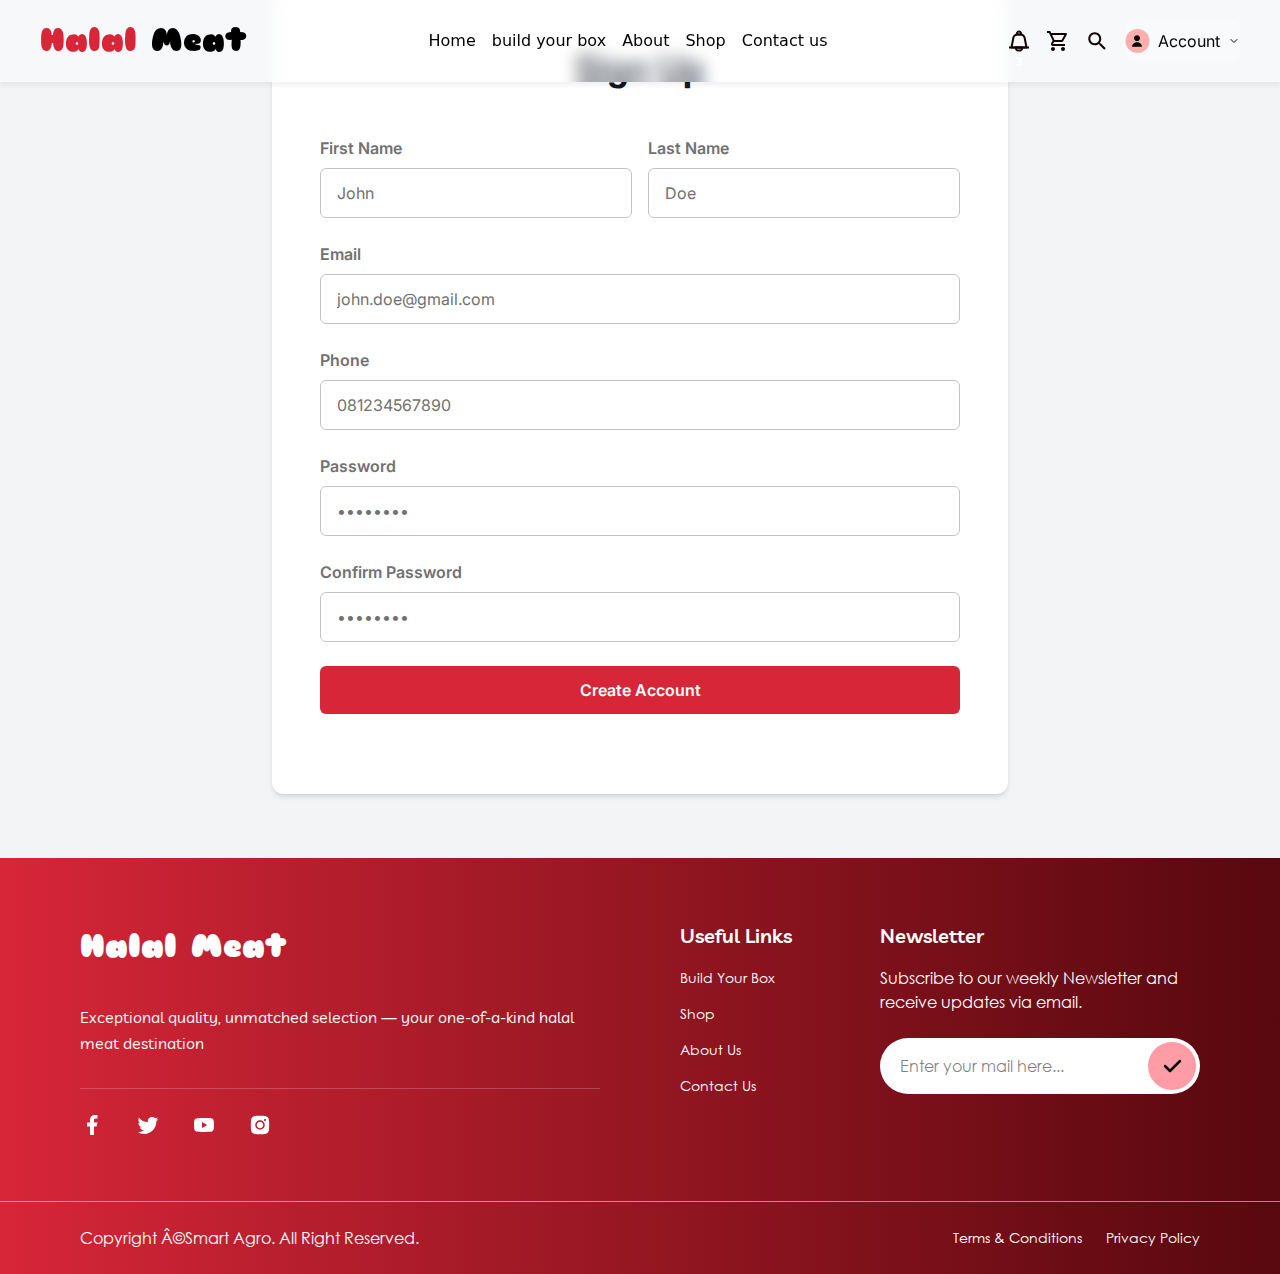
<file: src/register.html>
<!DOCTYPE html>
<html lang="en">

<head>
    <meta charset="UTF-8">
    <meta name="viewport" content="width=device-width, initial-scale=1.0">
    <title>Sign Up</title>
    <link href="./output.css" rel="stylesheet">
</head>

<body>
<!-- Header -->
<header class="fixed top-0 left-0 right-0 z-50 bg-[#ffffff58] backdrop-blur-sm shadow-[0_4px_4px_#0000000D]">
    <div class="px-10 py-4">
        <div class="flex items-center justify-between">
            <!-- Logo -->
            <a href="./index.html" class="cursor-pointer">
                <h1 class="font-extrabold text-lg lg:text-[32px] text-[#D72638] font-sniglet">
                    Halal <span class="text-black">Meat</span>
                </h1>
            </a>

            <!-- Navigation -->
            <nav id="mobile-menu" class="hidden xl:flex items-center space-x-4 2xl:space-x-12 font-medium text-base">
                <a href="./index.html" class="text-black hover:text-[#D72638] transition-colors">Home</a>
                <a href="./build-your-box.html" class="text-black hover:text-[#D72638] transition-colors">build your
                    box</a>
                <a href="./about.html" class="text-black hover:text-[#D72638] transition-colors">About</a>
                <a href="./shop.html" class="text-black hover:text-[#D72638] transition-colors">Shop</a>
                <a href="./contact.html" class="text-black hover:text-[#D72638] transition-colors">Contact us</a>
            </nav>

            <div class="hidden xl:flex items-center justify-between gap-4 2xl:gap-6">
                <button id="notification-btn" class="relative">
                    <svg width="20" height="22" viewBox="0 0 20 22" fill="none" xmlns="http://www.w3.org/2000/svg">
                        <path fill-rule="evenodd" clip-rule="evenodd"
                            d="M3.39404 7.55577C3.84677 5.20157 5.90673 3.5 8.30407 3.5H11.6959C14.0933 3.5 16.1532 5.20156 16.606 7.55576L18.482 17.3112C18.5383 17.6041 18.461 17.9069 18.271 18.1368C18.081 18.3668 17.7983 18.5 17.5 18.5H2.50001C2.20171 18.5 1.91899 18.3668 1.72902 18.1368C1.53905 17.9069 1.46167 17.6041 1.518 17.3112L3.39404 7.55577ZM8.30407 5.5C6.86567 5.5 5.62969 6.52094 5.35805 7.93346L3.71064 16.5H16.2894L14.642 7.93346C14.3703 6.52094 13.1343 5.5 11.6959 5.5H8.30407Z"
                            fill="#100404" />
                        <path fill-rule="evenodd" clip-rule="evenodd" d="M20 18.5H0V16.5H20V18.5Z" fill="#100404" />
                        <path fill-rule="evenodd" clip-rule="evenodd"
                            d="M6 17.5C6 16.9477 6.44772 16.5 7 16.5H13C13.5523 16.5 14 16.9477 14 17.5V18.5C14 20.1569 12.6569 21.5 11 21.5H9C7.34315 21.5 6 20.1569 6 18.5V17.5ZM8 18.5C8 19.0523 8.44772 19.5 9 19.5H11C11.5523 19.5 12 19.0523 12 18.5H8Z"
                            fill="#100404" />
                        <path fill-rule="evenodd" clip-rule="evenodd"
                            d="M7 4.5C7 5.05228 7.44772 5.5 8 5.5H12C12.5523 5.5 13 5.05228 13 4.5V3.5C13 1.84315 11.6569 0.5 10 0.5C8.34315 0.5 7 1.84315 7 3.5V4.5ZM9 3.5C9 2.94772 9.44772 2.5 10 2.5C10.5523 2.5 11 2.94772 11 3.5H9Z"
                            fill="#100404" />
                    </svg>
                    <!-- Notification badge -->
                    <span id="notification-badge"
                        class="absolute -top-2 -right-2 bg-red-500 text-white text-xs rounded-full h-5 w-5 flex items-center justify-center font-bold">3</span>
                </button>
                <a href="./cart.html">
                    <svg width="24" height="24" viewBox="0 0 24 24" fill="none" xmlns="http://www.w3.org/2000/svg">
                        <path
                            d="M16.5461 13C17.2961 13 17.9561 12.59 18.2961 11.97L21.8761 5.48C22.2461 4.82 21.7661 4 21.0061 4H6.20609L5.26609 2H1.99609V4H3.99609L7.59609 11.59L6.24609 14.03C5.51609 15.37 6.47609 17 7.99609 17H19.9961V15H7.99609L9.09609 13H16.5461ZM7.15609 6H19.3061L16.5461 11H9.52609L7.15609 6ZM7.99609 18C6.89609 18 6.00609 18.9 6.00609 20C6.00609 21.1 6.89609 22 7.99609 22C9.09609 22 9.99609 21.1 9.99609 20C9.99609 18.9 9.09609 18 7.99609 18ZM17.9961 18C16.8961 18 16.0061 18.9 16.0061 20C16.0061 21.1 16.8961 22 17.9961 22C19.0961 22 19.9961 21.1 19.9961 20C19.9961 18.9 19.0961 18 17.9961 18Z"
                            fill="#100404" />
                    </svg>
                </a>
                <button>
                    <svg width="24" height="24" viewBox="0 0 24 24" fill="none" xmlns="http://www.w3.org/2000/svg">
                        <path
                            d="M15.7549 14.2549H14.9649L14.6849 13.9849C15.6649 12.8449 16.2549 11.3649 16.2549 9.75488C16.2549 6.16488 13.3449 3.25488 9.75488 3.25488C6.16488 3.25488 3.25488 6.16488 3.25488 9.75488C3.25488 13.3449 6.16488 16.2549 9.75488 16.2549C11.3649 16.2549 12.8449 15.6649 13.9849 14.6849L14.2549 14.9649V15.7549L19.2549 20.7449L20.7449 19.2549L15.7549 14.2549ZM9.75488 14.2549C7.26488 14.2549 5.25488 12.2449 5.25488 9.75488C5.25488 7.26488 7.26488 5.25488 9.75488 5.25488C12.2449 5.25488 14.2549 7.26488 14.2549 9.75488C14.2549 12.2449 12.2449 14.2549 9.75488 14.2549Z"
                            fill="#100404" />
                    </svg>
                </button>

                <!-- Account Dropdown -->
                <div class="relative font-inter" id="account-dropdown">
                    <button id="account-btn"
                        class="flex items-center gap-2 text-black rounded-lg px-1 py-2 bg-gray-50 transition-colors">
                        <svg width="25" height="24" viewBox="0 0 25 24" fill="none" xmlns="http://www.w3.org/2000/svg">
                            <circle cx="12.5" cy="12" r="12" fill="#FF6060" fill-opacity="0.5" />
                            <g clip-path="url(#clip0_1820_3239)">
                                <path
                                    d="M16.8827 17.3962C16.8827 17.5122 16.8366 17.6235 16.7545 17.7055C16.6725 17.7876 16.5612 17.8337 16.4452 17.8337H7.55518C7.43914 17.8337 7.32786 17.7876 7.24582 17.7055C7.16377 17.6235 7.11768 17.5122 7.11768 17.3962C7.11768 15.0045 9.74268 13.1495 12.0002 13.1495C14.2577 13.1495 16.8827 15.0045 16.8827 17.3962ZM14.9752 9.14783C14.974 9.73598 14.7986 10.3106 14.471 10.7991C14.1434 11.2875 13.6783 11.6679 13.1346 11.8922C12.5909 12.1165 11.9929 12.1746 11.4162 12.0591C10.8395 11.9437 10.31 11.6599 9.89448 11.2436C9.479 10.8273 9.19624 10.2972 9.08192 9.72024C8.9676 9.14331 9.02686 8.54544 9.2522 8.00217C9.47754 7.4589 9.85885 6.99461 10.348 6.66797C10.8371 6.34133 11.412 6.16699 12.0002 6.16699C12.7897 6.16854 13.5464 6.48327 14.1042 7.04212C14.6619 7.60097 14.9752 8.35827 14.9752 9.14783Z"
                                    fill="black" />
                            </g>
                            <defs>
                                <clipPath id="clip0_1820_3239">
                                    <rect width="15" height="15" fill="white" transform="translate(3.5 5)" />
                                </clipPath>
                            </defs>
                        </svg>
                        <span>Account</span>
                        <svg width="12" height="12" viewBox="0 0 24 24" fill="none" xmlns="http://www.w3.org/2000/svg">
                            <path d="M6 9L12 15L18 9" stroke="currentColor" stroke-width="2" stroke-linecap="round"
                                stroke-linejoin="round" />
                        </svg>
                    </button>

                    <!-- Dropdown Menu -->
                    <div id="account-dropdown-menu"
                        class="absolute right-0 top-full mt-2 w-32 bg-white rounded-lg shadow-xl border border-gray-200 z-50 hidden">
                        <div class="py-2">
                            <a href="./profile.html"
                                class="flex items-center gap-3 p-2 m-2 text-sm text-gray-700 hover:bg-gray-50 rounded-lg transition-colors">
                                <svg width="25" height="24" viewBox="0 0 25 24" fill="none"
                                    xmlns="http://www.w3.org/2000/svg">
                                    <circle cx="12.5" cy="12" r="12" fill="#FF6060" fill-opacity="0.5" />
                                    <g clip-path="url(#clip0_1820_3239)">
                                        <path
                                            d="M16.8827 17.3962C16.8827 17.5122 16.8366 17.6235 16.7545 17.7055C16.6725 17.7876 16.5612 17.8337 16.4452 17.8337H7.55518C7.43914 17.8337 7.32786 17.7876 7.24582 17.7055C7.16377 17.6235 7.11768 17.5122 7.11768 17.3962C7.11768 15.0045 9.74268 13.1495 12.0002 13.1495C14.2577 13.1495 16.8827 15.0045 16.8827 17.3962ZM14.9752 9.14783C14.974 9.73598 14.7986 10.3106 14.471 10.7991C14.1434 11.2875 13.6783 11.6679 13.1346 11.8922C12.5909 12.1165 11.9929 12.1746 11.4162 12.0591C10.8395 11.9437 10.31 11.6599 9.89448 11.2436C9.479 10.8273 9.19624 10.2972 9.08192 9.72024C8.9676 9.14331 9.02686 8.54544 9.2522 8.00217C9.47754 7.4589 9.85885 6.99461 10.348 6.66797C10.8371 6.34133 11.412 6.16699 12.0002 6.16699C12.7897 6.16854 13.5464 6.48327 14.1042 7.04212C14.6619 7.60097 14.9752 8.35827 14.9752 9.14783Z"
                                            fill="black" />
                                    </g>
                                    <defs>
                                        <clipPath id="clip0_1820_3239">
                                            <rect width="15" height="15" fill="white" transform="translate(3.5 5)" />
                                        </clipPath>
                                    </defs>
                                </svg>
                                Account
                            </a>
                            <a href="./orders.html"
                                class="flex items-center gap-3 p-2 m-2 text-sm text-gray-700 hover:bg-gray-50 rounded-lg transition-colors">
                                <svg width="16" height="16" viewBox="0 0 24 24" fill="none"
                                    xmlns="http://www.w3.org/2000/svg">
                                    <path
                                        d="M16 11V7C16 4.79086 14.2091 3 12 3C9.79086 3 8 4.79086 8 7V11C6.89543 11 6 11.8954 6 13V19C6 20.1046 6.89543 21 8 21H16C17.1046 21 18 20.1046 18 19V13C18 11.8954 17.1046 11 16 11ZM10 7C10 5.89543 10.8954 5 12 5C13.1046 5 14 5.89543 14 7V11H10V7Z"
                                        fill="currentColor" />
                                </svg>
                                Orders
                            </a>
                            <a href="./payment.html"
                                class="flex items-center gap-3 p-2 m-2 text-sm text-gray-700 hover:bg-gray-50 rounded-lg transition-colors">
                                <svg width="16" height="16" viewBox="0 0 24 24" fill="none"
                                    xmlns="http://www.w3.org/2000/svg">
                                    <path
                                        d="M2 12C2 6.47715 6.47715 2 12 2C17.5228 2 22 6.47715 22 12C22 17.5228 17.5228 22 12 22C6.47715 22 2 17.5228 2 12ZM12 6C11.4477 6 11 6.44772 11 7V12.4142L8.29289 15.1213C7.90237 15.5118 7.90237 16.1449 8.29289 16.5355C8.68342 16.9260 9.31658 16.9260 9.70711 16.5355L12.7071 13.5355C12.8946 13.3479 13 13.0936 13 12.8284V7C13 6.44772 12.5523 6 12 6Z"
                                        fill="currentColor" />
                                </svg>
                                Payment
                            </a>
                            <div class="border-t border-gray-100 my-1"></div>
                            <a
                                class="logout cursor-pointer flex items-center gap-3 p-2 m-2 text-sm text-red-600 hover:bg-red-50 rounded-lg transition-colors">
                                <svg width="16" height="16" viewBox="0 0 24 24" fill="none"
                                    xmlns="http://www.w3.org/2000/svg">
                                    <path
                                        d="M9 21H5C4.44772 21 4 20.5523 4 20V4C4 3.44772 4.44772 3 5 3H9M16 17L21 12M21 12L16 7M21 12H9"
                                        stroke="currentColor" stroke-width="2" stroke-linecap="round"
                                        stroke-linejoin="round" />
                                </svg>
                                Logout
                            </a>
                        </div>
                    </div>
                </div>
            </div>

            <!-- Mobile Menu Button -->
            <button id="mobile-menu-button" class="xl:hidden text-white">
                <svg class="w-6 h-6" fill="none" stroke="currentColor" viewBox="0 0 24 24">
                    <path stroke-linecap="round" stroke-linejoin="round" stroke-width="2" d="M4 6h16M4 12h16M4 18h16">
                    </path>
                </svg>
            </button>

            <nav id="mobile-menu-dropdown"
                class="xl:hidden hidden font-medium text-base bg-black/70 backdrop-blur-md shadow-2xl border-t border-white/10 scrollbar-y-thin absolute top-full left-0 right-0 z-50 p-4 flex flex-col gap-4">
                <a href="./index.html"
                    class="text-white hover:text-red-400 transition-all duration-300 font-bold py-3 px-6 rounded-lg hover:bg-white/10 w-full text-center">Home</a>
                <a href="./build-your-box.html"
                    class="text-white hover:text-red-400 transition-all duration-300 py-3 px-6 rounded-lg hover:bg-white/10 w-full text-center">build
                    your box</a>
                <a href="./about.html"
                    class="text-white hover:text-red-400 transition-all duration-300 py-3 px-6 rounded-lg hover:bg-white/10 w-full text-center">About</a>
                <a href="./shop.html"
                    class="text-white hover:text-red-400 transition-all duration-300 py-3 px-6 rounded-lg hover:bg-white/10 w-full text-center">Shop</a>
                <a href="./contact.html"
                    class="text-white hover:text-red-400 transition-all duration-300 py-3 px-6 rounded-lg hover:bg-white/10 w-full text-center">Contact
                    us</a>
                <button id="mobile-notification-btn"
                    class="flex gap-3 items-center justify-center text-white hover:text-red-400 transition-all duration-300 py-3 px-6 rounded-lg hover:bg-white/10 w-full text-center relative">
                    <svg width="20" height="22" viewBox="0 0 20 22" fill="none" xmlns="http://www.w3.org/2000/svg">
                        <path fill-rule="evenodd" clip-rule="evenodd"
                            d="M3.39404 7.55577C3.84677 5.20157 5.90673 3.5 8.30407 3.5H11.6959C14.0933 3.5 16.1532 5.20156 16.606 7.55576L18.482 17.3112C18.5383 17.6041 18.461 17.9069 18.271 18.1368C18.081 18.3668 17.7983 18.5 17.5 18.5H2.50001C2.20171 18.5 1.91899 18.3668 1.72902 18.1368C1.53905 17.9069 1.46167 17.6041 1.518 17.3112L3.39404 7.55577ZM8.30407 5.5C6.86567 5.5 5.62969 6.52094 5.35805 7.93346L3.71064 16.5H16.2894L14.642 7.93346C14.3703 6.52094 13.1343 5.5 11.6959 5.5H8.30407Z"
                            fill="#fff" />
                        <path fill-rule="evenodd" clip-rule="evenodd" d="M20 18.5H0V16.5H20V18.5Z" fill="#fff" />
                        <path fill-rule="evenodd" clip-rule="evenodd"
                            d="M6 17.5C6 16.9477 6.44772 16.5 7 16.5H13C13.5523 16.5 14 16.9477 14 17.5V18.5C14 20.1569 12.6569 21.5 11 21.5H9C7.34315 21.5 6 20.1569 6 18.5V17.5ZM8 18.5C8 19.0523 8.44772 19.5 9 19.5H11C11.5523 19.5 12 19.0523 12 18.5H8Z"
                            fill="#fff" />
                        <path fill-rule="evenodd" clip-rule="evenodd"
                            d="M7 4.5C7 5.05228 7.44772 5.5 8 5.5H12C12.5523 5.5 13 5.05228 13 4.5V3.5C13 1.84315 11.6569 0.5 10 0.5C8.34315 0.5 7 1.84315 7 3.5V4.5ZM9 3.5C9 2.94772 9.44772 2.5 10 2.5C10.5523 2.5 11 2.94772 11 3.5H9Z"
                            fill="#fff" />
                    </svg>
                    Notifications
                    <!-- Mobile notification badge -->
                    <span id="mobile-notification-badge"
                        class="absolute top-2 right-2 bg-red-500 text-white text-xs rounded-full h-5 w-5 flex items-center justify-center font-bold">3</span>
                </button>
                <a href="./cart.html"
                    class="flex gap-3 items-center justify-center text-white hover:text-red-400 transition-all duration-300 py-3 px-6 rounded-lg hover:bg-white/10 w-full text-center">
                    <svg width="24" height="24" viewBox="0 0 24 24" fill="none" xmlns="http://www.w3.org/2000/svg">
                        <path
                            d="M16.5461 13C17.2961 13 17.9561 12.59 18.2961 11.97L21.8761 5.48C22.2461 4.82 21.7661 4 21.0061 4H6.20609L5.26609 2H1.99609V4H3.99609L7.59609 11.59L6.24609 14.03C5.51609 15.37 6.47609 17 7.99609 17H19.9961V15H7.99609L9.09609 13H16.5461ZM7.15609 6H19.3061L16.5461 11H9.52609L7.15609 6ZM7.99609 18C6.89609 18 6.00609 18.9 6.00609 20C6.00609 21.1 6.89609 22 7.99609 22C9.09609 22 9.99609 21.1 9.99609 20C9.99609 18.9 9.09609 18 7.99609 18ZM17.9961 18C16.8961 18 16.0061 18.9 16.0061 20C16.0061 21.1 16.8961 22 17.9961 22C19.0961 22 19.9961 21.1 19.9961 20C19.9961 18.9 19.0961 18 17.9961 18Z"
                            fill="#fff" />
                    </svg>
                    Cart
                </a>

                <!-- Mobile Account Dropdown -->
                <div class="w-full">
                    <button id="mobile-account-btn"
                        class="flex items-center justify-center gap-2 text-white hover:text-red-400 transition-all duration-300 py-3 px-6 rounded-lg hover:bg-white/10 w-full">
                        <svg width="25" height="24" viewBox="0 0 25 24" fill="none" xmlns="http://www.w3.org/2000/svg">
                            <circle cx="12.5" cy="12" r="12" fill="#FF6060" fill-opacity="0.5" />
                            <g clip-path="url(#clip0_1820_3239)">
                                <path
                                    d="M16.8827 17.3962C16.8827 17.5122 16.8366 17.6235 16.7545 17.7055C16.6725 17.7876 16.5612 17.8337 16.4452 17.8337H7.55518C7.43914 17.8337 7.32786 17.7876 7.24582 17.7055C7.16377 17.6235 7.11768 17.5122 7.11768 17.3962C7.11768 15.0045 9.74268 13.1495 12.0002 13.1495C14.2577 13.1495 16.8827 15.0045 16.8827 17.3962ZM14.9752 9.14783C14.974 9.73598 14.7986 10.3106 14.471 10.7991C14.1434 11.2875 13.6783 11.6679 13.1346 11.8922C12.5909 12.1165 11.9929 12.1746 11.4162 12.0591C10.8395 11.9437 10.31 11.6599 9.89448 11.2436C9.479 10.8273 9.19624 10.2972 9.08192 9.72024C8.9676 9.14331 9.02686 8.54544 9.2522 8.00217C9.47754 7.4589 9.85885 6.99461 10.348 6.66797C10.8371 6.34133 11.412 6.16699 12.0002 6.16699C12.7897 6.16854 13.5464 6.48327 14.1042 7.04212C14.6619 7.60097 14.9752 8.35827 14.9752 9.14783Z"
                                    fill="white" />
                            </g>
                            <defs>
                                <clipPath id="clip0_1820_3239">
                                    <rect width="15" height="15" fill="white" transform="translate(3.5 5)" />
                                </clipPath>
                            </defs>
                        </svg>
                        <span>Account</span>
                        <svg width="12" height="12" viewBox="0 0 24 24" fill="none" xmlns="http://www.w3.org/2000/svg">
                            <path d="M6 9L12 15L18 9" stroke="currentColor" stroke-width="2" stroke-linecap="round"
                                stroke-linejoin="round" />
                        </svg>
                    </button>

                    <!-- Mobile Dropdown Menu -->
                    <div id="mobile-account-dropdown-menu"
                        class="w-full mt-2 bg-white/10 backdrop-blur-sm rounded-lg border border-white/20 hidden">
                        <div class="py-2">
                            <a href="./login.html"
                                class="flex items-center gap-3 px-4 py-3 text-sm text-white hover:bg-white/10 transition-colors rounded-lg m-2">
                                <svg width="25" height="24" viewBox="0 0 25 24" fill="none"
                                    xmlns="http://www.w3.org/2000/svg">
                                    <circle cx="12.5" cy="12" r="12" fill="#ffffff" fill-opacity="0.5" />
                                    <g clip-path="url(#clip0_1820_3239)">
                                        <path
                                            d="M16.8827 17.3962C16.8827 17.5122 16.8366 17.6235 16.7545 17.7055C16.6725 17.7876 16.5612 17.8337 16.4452 17.8337H7.55518C7.43914 17.8337 7.32786 17.7876 7.24582 17.7055C7.16377 17.6235 7.11768 17.5122 7.11768 17.3962C7.11768 15.0045 9.74268 13.1495 12.0002 13.1495C14.2577 13.1495 16.8827 15.0045 16.8827 17.3962ZM14.9752 9.14783C14.974 9.73598 14.7986 10.3106 14.471 10.7991C14.1434 11.2875 13.6783 11.6679 13.1346 11.8922C12.5909 12.1165 11.9929 12.1746 11.4162 12.0591C10.8395 11.9437 10.31 11.6599 9.89448 11.2436C9.479 10.8273 9.19624 10.2972 9.08192 9.72024C8.9676 9.14331 9.02686 8.54544 9.2522 8.00217C9.47754 7.4589 9.85885 6.99461 10.348 6.66797C10.8371 6.34133 11.412 6.16699 12.0002 6.16699C12.7897 6.16854 13.5464 6.48327 14.1042 7.04212C14.6619 7.60097 14.9752 8.35827 14.9752 9.14783Z"
                                            fill="white" />
                                    </g>
                                    <defs>
                                        <clipPath id="clip0_1820_3239">
                                            <rect width="15" height="15" fill="white" transform="translate(3.5 5)" />
                                        </clipPath>
                                    </defs>
                                </svg>
                                Account
                            </a>
                            <a href="#"
                                class="flex items-center gap-3 px-4 py-3 text-sm text-white hover:bg-white/10 transition-colors rounded-lg m-2">
                                <svg width="16" height="16" viewBox="0 0 24 24" fill="none"
                                    xmlns="http://www.w3.org/2000/svg">
                                    <path
                                        d="M16 11V7C16 4.79086 14.2091 3 12 3C9.79086 3 8 4.79086 8 7V11C6.89543 11 6 11.8954 6 13V19C6 20.1046 6.89543 21 8 21H16C17.1046 21 18 20.1046 18 19V13C18 11.8954 17.1046 11 16 11ZM10 7C10 5.89543 10.8954 5 12 5C13.1046 5 14 5.89543 14 7V11H10V7Z"
                                        fill="currentColor" />
                                </svg>
                                Orders
                            </a>
                            <a href="#"
                                class="flex items-center gap-3 px-4 py-3 text-sm text-white hover:bg-white/10 transition-colors rounded-lg m-2">
                                <svg width="16" height="16" viewBox="0 0 24 24" fill="none"
                                    xmlns="http://www.w3.org/2000/svg">
                                    <path
                                        d="M2 12C2 6.47715 6.47715 2 12 2C17.5228 2 22 6.47715 22 12C22 17.5228 17.5228 22 12 22C6.47715 22 2 17.5228 2 12ZM12 6C11.4477 6 11 6.44772 11 7V12.4142L8.29289 15.1213C7.90237 15.5118 7.90237 16.1449 8.29289 16.5355C8.68342 16.9260 9.31658 16.9260 9.70711 16.5355L12.7071 13.5355C12.8946 13.3479 13 13.0936 13 12.8284V7C13 6.44772 12.5523 6 12 6Z"
                                        fill="currentColor" />
                                </svg>
                                Payment
                            </a>
                            <div class="border-t border-white/20 my-1"></div>
                            <a
                                class="flex items-center gap-3 px-4 py-3 logout cursor-pointer text-sm text-red-400 hover:bg-red-500/10 transition-colors rounded-lg m-2">
                                <svg width="16" height="16" viewBox="0 0 24 24" fill="none"
                                    xmlns="http://www.w3.org/2000/svg">
                                    <path
                                        d="M9 21H5C4.44772 21 4 20.5523 4 20V4C4 3.44772 4.44772 3 5 3H9M16 17L21 12M21 12L16 7M21 12H9"
                                        stroke="currentColor" stroke-width="2" stroke-linecap="round"
                                        stroke-linejoin="round" />
                                </svg>
                                Logout
                            </a>
                        </div>
                    </div>
                </div>
            </nav>
        </div>
    </div>
</header>

<!-- Notifications Modal -->
<div id="notifications-modal" class="fixed inset-0 bg-black/50 z-50 hidden">
    <div class="flex items-start justify-end min-h-screen">
        <div class="bg-white shadow-xl w-[870px] h-full max-w-full overflow-hidden animate-slide-in-right relative">
            <!-- Modal Header -->
            <div class="flex items-center justify-between p-4 border-b border-gray-200">
                <div class="flex items-center gap-3">
                    <svg width="34" height="35" viewBox="0 0 34 35" fill="none" xmlns="http://www.w3.org/2000/svg">
                        <path fill-rule="evenodd" clip-rule="evenodd"
                            d="M7.64155 12.6207C8.28292 9.28555 11.2012 6.875 14.5974 6.875H19.4026C22.7988 6.875 25.7171 9.28554 26.3585 12.6207L29.0162 26.4408C29.096 26.8558 28.9864 27.2847 28.7172 27.6105C28.4481 27.9363 28.0476 28.125 27.625 28.125H6.37501C5.95242 28.125 5.5519 27.9363 5.28277 27.6105C5.01365 27.2847 4.90403 26.8558 4.98383 26.4408L7.64155 12.6207ZM14.5974 9.70833C12.5597 9.70833 10.8087 11.1547 10.4239 13.1557L8.09007 25.2917H25.9099L23.5761 13.1557C23.1913 11.1547 21.4403 9.70833 19.4026 9.70833H14.5974Z"
                            fill="#100404" />
                        <path fill-rule="evenodd" clip-rule="evenodd"
                            d="M31.1667 28.1248H2.83333V25.2915H31.1667V28.1248Z" fill="#100404" />
                        <path fill-rule="evenodd" clip-rule="evenodd"
                            d="M11.3333 26.7082C11.3333 25.9258 11.9676 25.2915 12.75 25.2915H21.25C22.0324 25.2915 22.6667 25.9258 22.6667 26.7082V28.1248C22.6667 30.472 20.7639 32.3748 18.4167 32.3748H15.5833C13.2361 32.3748 11.3333 30.472 11.3333 28.1248V26.7082ZM14.1667 28.1248C14.1667 28.9072 14.8009 29.5415 15.5833 29.5415H18.4167C19.1991 29.5415 19.8333 28.9072 19.8333 28.1248H14.1667Z"
                            fill="#100404" />
                        <path fill-rule="evenodd" clip-rule="evenodd"
                            d="M12.75 8.29134C12.75 9.07374 13.3843 9.70801 14.1667 9.70801H19.8333C20.6157 9.70801 21.25 9.07374 21.25 8.29134V6.87467C21.25 4.52746 19.3472 2.62467 17 2.62467C14.6528 2.62467 12.75 4.52746 12.75 6.87467V8.29134ZM15.5833 6.87467C15.5833 6.09227 16.2176 5.45801 17 5.45801C17.7824 5.45801 18.4167 6.09227 18.4167 6.87467H15.5833Z"
                            fill="#100404" />
                    </svg>

                    <div>
                        <h3 class="text-xl font-medium text-black font-poppins">Notifications</h3>
                        <p class="text-sm font-medium text-[#8F8F8F] font-poppins">Stay updated with your latest
                            activities</p>
                    </div>
                </div>
                <button id="close-notifications-modal" class="text-black hover:text-red-600 transition-colors">
                    <svg width="24" height="24" viewBox="0 0 24 24" fill="none" xmlns="http://www.w3.org/2000/svg">
                        <path d="M6 6L18 18M6 18L18 6" stroke="currentColor" stroke-width="2" stroke-linecap="round"
                            stroke-linejoin="round" />
                    </svg>
                </button>
            </div>

            <!-- Modal Body -->
            <div class="flex-1 overflow-y-auto py-6 px-16" style="height: calc(100vh - 140px);">
                <div id="notifications-list" class="space-y-2">
                    <!-- Sample Notifications -->
                    <div
                        class="notification-item flex items-start py-2 pl-2 pr-6 border border-[#CECECE] hover:border-[#FEC0C6] hover:bg-[#FFF6F6] rounded-lg transition-colors">
                        <div class="flex-shrink-0  mr-3">
                            <svg width="20" height="21" viewBox="0 0 20 21" fill="none"
                                xmlns="http://www.w3.org/2000/svg">
                                <path
                                    d="M10 15.5C10.2833 15.5 10.521 15.404 10.713 15.212C10.905 15.02 11.0007 14.7827 11 14.5C10.9993 14.2173 10.9033 13.98 10.712 13.788C10.5207 13.596 10.2833 13.5 10 13.5C9.71667 13.5 9.47933 13.596 9.288 13.788C9.09667 13.98 9.00067 14.2173 9 14.5C8.99933 14.7827 9.09533 15.0203 9.288 15.213C9.48067 15.4057 9.718 15.5013 10 15.5ZM10 11.5C10.2833 11.5 10.521 11.404 10.713 11.212C10.905 11.02 11.0007 10.7827 11 10.5V6.5C11 6.21667 10.904 5.97933 10.712 5.788C10.52 5.59667 10.2827 5.50067 10 5.5C9.71733 5.49933 9.48 5.59533 9.288 5.788C9.096 5.98067 9 6.218 9 6.5V10.5C9 10.7833 9.096 11.021 9.288 11.213C9.48 11.405 9.71733 11.5007 10 11.5ZM10 20.5C8.61667 20.5 7.31667 20.2373 6.1 19.712C4.88334 19.1867 3.825 18.4743 2.925 17.575C2.025 16.6757 1.31267 15.6173 0.788001 14.4C0.263335 13.1827 0.000667933 11.8827 1.26582e-06 10.5C-0.000665401 9.11733 0.262001 7.81733 0.788001 6.6C1.314 5.38267 2.02633 4.32433 2.925 3.425C3.82367 2.52567 4.882 1.81333 6.1 1.288C7.318 0.762667 8.618 0.5 10 0.5C11.382 0.5 12.682 0.762667 13.9 1.288C15.118 1.81333 16.1763 2.52567 17.075 3.425C17.9737 4.32433 18.6863 5.38267 19.213 6.6C19.7397 7.81733 20.002 9.11733 20 10.5C19.998 11.8827 19.7353 13.1827 19.212 14.4C18.6887 15.6173 17.9763 16.6757 17.075 17.575C16.1737 18.4743 15.1153 19.187 13.9 19.713C12.6847 20.239 11.3847 20.5013 10 20.5ZM10 18.5C12.2333 18.5 14.125 17.725 15.675 16.175C17.225 14.625 18 12.7333 18 10.5C18 8.26667 17.225 6.375 15.675 4.825C14.125 3.275 12.2333 2.5 10 2.5C7.76667 2.5 5.875 3.275 4.325 4.825C2.775 6.375 2 8.26667 2 10.5C2 12.7333 2.775 14.625 4.325 16.175C5.875 17.725 7.76667 18.5 10 18.5Z"
                                    fill="#D72638" />
                            </svg>
                        </div>

                        <div class="flex-1">
                            <div class="flex items-center justify-between">
                                <p class="text-sm font-semibold text-black font-inter">New Order Received</p>

                                <div class="w-2 h-2 bg-red-500 rounded-full"></div>

                            </div>
                            <p class="text-xs text-[#7E7E7E] mt-1 font-inter font-normal">You have received a new
                                message from John Doe regarding the project proposal. Please review and respond at
                                your earliest
                                convenience.
                            </p>
                            <div class="flex items-center justify-between">
                                <p class="text-xs text-[#7E7E7E] mt-4 font-inter font-normal">Just now</p>
                                <p class="text-xs text-[#7E7E7E] mt-4 font-inter font-normal">sep22,01:13 PM</p>
                            </div>
                        </div>
                    </div>
                    <div
                        class="notification-item flex items-start py-2 pl-2 pr-6 border border-[#CECECE] hover:border-[#FEC0C6] hover:bg-[#FFF6F6] rounded-lg transition-colors">
                        <div class="flex-shrink-0  mr-3">
                            <svg width="20" height="21" viewBox="0 0 20 21" fill="none"
                                xmlns="http://www.w3.org/2000/svg">
                                <path
                                    d="M10 15.5C10.2833 15.5 10.521 15.404 10.713 15.212C10.905 15.02 11.0007 14.7827 11 14.5C10.9993 14.2173 10.9033 13.98 10.712 13.788C10.5207 13.596 10.2833 13.5 10 13.5C9.71667 13.5 9.47933 13.596 9.288 13.788C9.09667 13.98 9.00067 14.2173 9 14.5C8.99933 14.7827 9.09533 15.0203 9.288 15.213C9.48067 15.4057 9.718 15.5013 10 15.5ZM10 11.5C10.2833 11.5 10.521 11.404 10.713 11.212C10.905 11.02 11.0007 10.7827 11 10.5V6.5C11 6.21667 10.904 5.97933 10.712 5.788C10.52 5.59667 10.2827 5.50067 10 5.5C9.71733 5.49933 9.48 5.59533 9.288 5.788C9.096 5.98067 9 6.218 9 6.5V10.5C9 10.7833 9.096 11.021 9.288 11.213C9.48 11.405 9.71733 11.5007 10 11.5ZM10 20.5C8.61667 20.5 7.31667 20.2373 6.1 19.712C4.88334 19.1867 3.825 18.4743 2.925 17.575C2.025 16.6757 1.31267 15.6173 0.788001 14.4C0.263335 13.1827 0.000667933 11.8827 1.26582e-06 10.5C-0.000665401 9.11733 0.262001 7.81733 0.788001 6.6C1.314 5.38267 2.02633 4.32433 2.925 3.425C3.82367 2.52567 4.882 1.81333 6.1 1.288C7.318 0.762667 8.618 0.5 10 0.5C11.382 0.5 12.682 0.762667 13.9 1.288C15.118 1.81333 16.1763 2.52567 17.075 3.425C17.9737 4.32433 18.6863 5.38267 19.213 6.6C19.7397 7.81733 20.002 9.11733 20 10.5C19.998 11.8827 19.7353 13.1827 19.212 14.4C18.6887 15.6173 17.9763 16.6757 17.075 17.575C16.1737 18.4743 15.1153 19.187 13.9 19.713C12.6847 20.239 11.3847 20.5013 10 20.5ZM10 18.5C12.2333 18.5 14.125 17.725 15.675 16.175C17.225 14.625 18 12.7333 18 10.5C18 8.26667 17.225 6.375 15.675 4.825C14.125 3.275 12.2333 2.5 10 2.5C7.76667 2.5 5.875 3.275 4.325 4.825C2.775 6.375 2 8.26667 2 10.5C2 12.7333 2.775 14.625 4.325 16.175C5.875 17.725 7.76667 18.5 10 18.5Z"
                                    fill="#D72638" />
                            </svg>
                        </div>

                        <div class="flex-1">
                            <div class="flex items-center justify-between">
                                <p class="text-sm font-semibold text-black font-inter">New Order Received</p>

                                <div class="w-2 h-2 bg-red-500 rounded-full"></div>

                            </div>
                            <p class="text-xs text-[#7E7E7E] mt-1 font-inter font-normal">You have received a new
                                message from John Doe regarding the project proposal. Please review and respond at
                                your earliest
                                convenience.
                            </p>
                            <div class="flex items-center justify-between">
                                <p class="text-xs text-[#7E7E7E] mt-4 font-inter font-normal">Just now</p>
                                <p class="text-xs text-[#7E7E7E] mt-4 font-inter font-normal">sep22,01:13 PM</p>
                            </div>
                        </div>
                    </div>
                    <div
                        class="notification-item flex items-start py-2 pl-2 pr-6 border border-[#CECECE] hover:border-[#FEC0C6] hover:bg-[#FFF6F6] rounded-lg transition-colors">
                        <div class="flex-shrink-0  mr-3">
                            <svg width="20" height="21" viewBox="0 0 20 21" fill="none"
                                xmlns="http://www.w3.org/2000/svg">
                                <path
                                    d="M10 15.5C10.2833 15.5 10.521 15.404 10.713 15.212C10.905 15.02 11.0007 14.7827 11 14.5C10.9993 14.2173 10.9033 13.98 10.712 13.788C10.5207 13.596 10.2833 13.5 10 13.5C9.71667 13.5 9.47933 13.596 9.288 13.788C9.09667 13.98 9.00067 14.2173 9 14.5C8.99933 14.7827 9.09533 15.0203 9.288 15.213C9.48067 15.4057 9.718 15.5013 10 15.5ZM10 11.5C10.2833 11.5 10.521 11.404 10.713 11.212C10.905 11.02 11.0007 10.7827 11 10.5V6.5C11 6.21667 10.904 5.97933 10.712 5.788C10.52 5.59667 10.2827 5.50067 10 5.5C9.71733 5.49933 9.48 5.59533 9.288 5.788C9.096 5.98067 9 6.218 9 6.5V10.5C9 10.7833 9.096 11.021 9.288 11.213C9.48 11.405 9.71733 11.5007 10 11.5ZM10 20.5C8.61667 20.5 7.31667 20.2373 6.1 19.712C4.88334 19.1867 3.825 18.4743 2.925 17.575C2.025 16.6757 1.31267 15.6173 0.788001 14.4C0.263335 13.1827 0.000667933 11.8827 1.26582e-06 10.5C-0.000665401 9.11733 0.262001 7.81733 0.788001 6.6C1.314 5.38267 2.02633 4.32433 2.925 3.425C3.82367 2.52567 4.882 1.81333 6.1 1.288C7.318 0.762667 8.618 0.5 10 0.5C11.382 0.5 12.682 0.762667 13.9 1.288C15.118 1.81333 16.1763 2.52567 17.075 3.425C17.9737 4.32433 18.6863 5.38267 19.213 6.6C19.7397 7.81733 20.002 9.11733 20 10.5C19.998 11.8827 19.7353 13.1827 19.212 14.4C18.6887 15.6173 17.9763 16.6757 17.075 17.575C16.1737 18.4743 15.1153 19.187 13.9 19.713C12.6847 20.239 11.3847 20.5013 10 20.5ZM10 18.5C12.2333 18.5 14.125 17.725 15.675 16.175C17.225 14.625 18 12.7333 18 10.5C18 8.26667 17.225 6.375 15.675 4.825C14.125 3.275 12.2333 2.5 10 2.5C7.76667 2.5 5.875 3.275 4.325 4.825C2.775 6.375 2 8.26667 2 10.5C2 12.7333 2.775 14.625 4.325 16.175C5.875 17.725 7.76667 18.5 10 18.5Z"
                                    fill="#D72638" />
                            </svg>
                        </div>

                        <div class="flex-1">
                            <div class="flex items-center justify-between">
                                <p class="text-sm font-semibold text-black font-inter">New Order Received</p>

                                <div class="w-2 h-2 bg-red-500 rounded-full"></div>

                            </div>
                            <p class="text-xs text-[#7E7E7E] mt-1 font-inter font-normal">You have received a new
                                message from John Doe regarding the project proposal. Please review and respond at
                                your earliest
                                convenience.
                            </p>
                            <div class="flex items-center justify-between">
                                <p class="text-xs text-[#7E7E7E] mt-4 font-inter font-normal">Just now</p>
                                <p class="text-xs text-[#7E7E7E] mt-4 font-inter font-normal">sep22,01:13 PM</p>
                            </div>
                        </div>
                    </div>
                    <div
                        class="notification-item flex items-start py-2 pl-2 pr-6 border border-[#CECECE] hover:border-[#FEC0C6] hover:bg-[#FFF6F6] rounded-lg transition-colors">
                        <div class="flex-shrink-0  mr-3">
                            <svg width="20" height="21" viewBox="0 0 20 21" fill="none"
                                xmlns="http://www.w3.org/2000/svg">
                                <path
                                    d="M10 15.5C10.2833 15.5 10.521 15.404 10.713 15.212C10.905 15.02 11.0007 14.7827 11 14.5C10.9993 14.2173 10.9033 13.98 10.712 13.788C10.5207 13.596 10.2833 13.5 10 13.5C9.71667 13.5 9.47933 13.596 9.288 13.788C9.09667 13.98 9.00067 14.2173 9 14.5C8.99933 14.7827 9.09533 15.0203 9.288 15.213C9.48067 15.4057 9.718 15.5013 10 15.5ZM10 11.5C10.2833 11.5 10.521 11.404 10.713 11.212C10.905 11.02 11.0007 10.7827 11 10.5V6.5C11 6.21667 10.904 5.97933 10.712 5.788C10.52 5.59667 10.2827 5.50067 10 5.5C9.71733 5.49933 9.48 5.59533 9.288 5.788C9.096 5.98067 9 6.218 9 6.5V10.5C9 10.7833 9.096 11.021 9.288 11.213C9.48 11.405 9.71733 11.5007 10 11.5ZM10 20.5C8.61667 20.5 7.31667 20.2373 6.1 19.712C4.88334 19.1867 3.825 18.4743 2.925 17.575C2.025 16.6757 1.31267 15.6173 0.788001 14.4C0.263335 13.1827 0.000667933 11.8827 1.26582e-06 10.5C-0.000665401 9.11733 0.262001 7.81733 0.788001 6.6C1.314 5.38267 2.02633 4.32433 2.925 3.425C3.82367 2.52567 4.882 1.81333 6.1 1.288C7.318 0.762667 8.618 0.5 10 0.5C11.382 0.5 12.682 0.762667 13.9 1.288C15.118 1.81333 16.1763 2.52567 17.075 3.425C17.9737 4.32433 18.6863 5.38267 19.213 6.6C19.7397 7.81733 20.002 9.11733 20 10.5C19.998 11.8827 19.7353 13.1827 19.212 14.4C18.6887 15.6173 17.9763 16.6757 17.075 17.575C16.1737 18.4743 15.1153 19.187 13.9 19.713C12.6847 20.239 11.3847 20.5013 10 20.5ZM10 18.5C12.2333 18.5 14.125 17.725 15.675 16.175C17.225 14.625 18 12.7333 18 10.5C18 8.26667 17.225 6.375 15.675 4.825C14.125 3.275 12.2333 2.5 10 2.5C7.76667 2.5 5.875 3.275 4.325 4.825C2.775 6.375 2 8.26667 2 10.5C2 12.7333 2.775 14.625 4.325 16.175C5.875 17.725 7.76667 18.5 10 18.5Z"
                                    fill="#D72638" />
                            </svg>
                        </div>

                        <div class="flex-1">
                            <div class="flex items-center justify-between">
                                <p class="text-sm font-semibold text-black font-inter">New Order Received</p>

                                <div class="w-2 h-2 bg-red-500 rounded-full"></div>

                            </div>
                            <p class="text-xs text-[#7E7E7E] mt-1 font-inter font-normal">You have received a new
                                message from John Doe regarding the project proposal. Please review and respond at
                                your earliest
                                convenience.
                            </p>
                            <div class="flex items-center justify-between">
                                <p class="text-xs text-[#7E7E7E] mt-4 font-inter font-normal">Just now</p>
                                <p class="text-xs text-[#7E7E7E] mt-4 font-inter font-normal">sep22,01:13 PM</p>
                            </div>
                        </div>
                    </div>
                    <div
                        class="notification-item flex items-start py-2 pl-2 pr-6 border border-[#CECECE] hover:border-[#FEC0C6] hover:bg-[#FFF6F6] rounded-lg transition-colors">
                        <div class="flex-shrink-0  mr-3">
                            <svg width="20" height="21" viewBox="0 0 20 21" fill="none"
                                xmlns="http://www.w3.org/2000/svg">
                                <path
                                    d="M10 15.5C10.2833 15.5 10.521 15.404 10.713 15.212C10.905 15.02 11.0007 14.7827 11 14.5C10.9993 14.2173 10.9033 13.98 10.712 13.788C10.5207 13.596 10.2833 13.5 10 13.5C9.71667 13.5 9.47933 13.596 9.288 13.788C9.09667 13.98 9.00067 14.2173 9 14.5C8.99933 14.7827 9.09533 15.0203 9.288 15.213C9.48067 15.4057 9.718 15.5013 10 15.5ZM10 11.5C10.2833 11.5 10.521 11.404 10.713 11.212C10.905 11.02 11.0007 10.7827 11 10.5V6.5C11 6.21667 10.904 5.97933 10.712 5.788C10.52 5.59667 10.2827 5.50067 10 5.5C9.71733 5.49933 9.48 5.59533 9.288 5.788C9.096 5.98067 9 6.218 9 6.5V10.5C9 10.7833 9.096 11.021 9.288 11.213C9.48 11.405 9.71733 11.5007 10 11.5ZM10 20.5C8.61667 20.5 7.31667 20.2373 6.1 19.712C4.88334 19.1867 3.825 18.4743 2.925 17.575C2.025 16.6757 1.31267 15.6173 0.788001 14.4C0.263335 13.1827 0.000667933 11.8827 1.26582e-06 10.5C-0.000665401 9.11733 0.262001 7.81733 0.788001 6.6C1.314 5.38267 2.02633 4.32433 2.925 3.425C3.82367 2.52567 4.882 1.81333 6.1 1.288C7.318 0.762667 8.618 0.5 10 0.5C11.382 0.5 12.682 0.762667 13.9 1.288C15.118 1.81333 16.1763 2.52567 17.075 3.425C17.9737 4.32433 18.6863 5.38267 19.213 6.6C19.7397 7.81733 20.002 9.11733 20 10.5C19.998 11.8827 19.7353 13.1827 19.212 14.4C18.6887 15.6173 17.9763 16.6757 17.075 17.575C16.1737 18.4743 15.1153 19.187 13.9 19.713C12.6847 20.239 11.3847 20.5013 10 20.5ZM10 18.5C12.2333 18.5 14.125 17.725 15.675 16.175C17.225 14.625 18 12.7333 18 10.5C18 8.26667 17.225 6.375 15.675 4.825C14.125 3.275 12.2333 2.5 10 2.5C7.76667 2.5 5.875 3.275 4.325 4.825C2.775 6.375 2 8.26667 2 10.5C2 12.7333 2.775 14.625 4.325 16.175C5.875 17.725 7.76667 18.5 10 18.5Z"
                                    fill="#D72638" />
                            </svg>
                        </div>

                        <div class="flex-1">
                            <div class="flex items-center justify-between">
                                <p class="text-sm font-semibold text-black font-inter">New Order Received</p>

                                <div class="w-2 h-2 bg-red-500 rounded-full"></div>

                            </div>
                            <p class="text-xs text-[#7E7E7E] mt-1 font-inter font-normal">You have received a new
                                message from John Doe regarding the project proposal. Please review and respond at
                                your earliest
                                convenience.
                            </p>
                            <div class="flex items-center justify-between">
                                <p class="text-xs text-[#7E7E7E] mt-4 font-inter font-normal">Just now</p>
                                <p class="text-xs text-[#7E7E7E] mt-4 font-inter font-normal">sep22,01:13 PM</p>
                            </div>
                        </div>
                    </div>
                    <div
                        class="notification-item flex items-start py-2 pl-2 pr-6 border border-[#CECECE] hover:border-[#FEC0C6] hover:bg-[#FFF6F6] rounded-lg transition-colors">
                        <div class="flex-shrink-0  mr-3">
                            <svg width="20" height="21" viewBox="0 0 20 21" fill="none"
                                xmlns="http://www.w3.org/2000/svg">
                                <path
                                    d="M10 15.5C10.2833 15.5 10.521 15.404 10.713 15.212C10.905 15.02 11.0007 14.7827 11 14.5C10.9993 14.2173 10.9033 13.98 10.712 13.788C10.5207 13.596 10.2833 13.5 10 13.5C9.71667 13.5 9.47933 13.596 9.288 13.788C9.09667 13.98 9.00067 14.2173 9 14.5C8.99933 14.7827 9.09533 15.0203 9.288 15.213C9.48067 15.4057 9.718 15.5013 10 15.5ZM10 11.5C10.2833 11.5 10.521 11.404 10.713 11.212C10.905 11.02 11.0007 10.7827 11 10.5V6.5C11 6.21667 10.904 5.97933 10.712 5.788C10.52 5.59667 10.2827 5.50067 10 5.5C9.71733 5.49933 9.48 5.59533 9.288 5.788C9.096 5.98067 9 6.218 9 6.5V10.5C9 10.7833 9.096 11.021 9.288 11.213C9.48 11.405 9.71733 11.5007 10 11.5ZM10 20.5C8.61667 20.5 7.31667 20.2373 6.1 19.712C4.88334 19.1867 3.825 18.4743 2.925 17.575C2.025 16.6757 1.31267 15.6173 0.788001 14.4C0.263335 13.1827 0.000667933 11.8827 1.26582e-06 10.5C-0.000665401 9.11733 0.262001 7.81733 0.788001 6.6C1.314 5.38267 2.02633 4.32433 2.925 3.425C3.82367 2.52567 4.882 1.81333 6.1 1.288C7.318 0.762667 8.618 0.5 10 0.5C11.382 0.5 12.682 0.762667 13.9 1.288C15.118 1.81333 16.1763 2.52567 17.075 3.425C17.9737 4.32433 18.6863 5.38267 19.213 6.6C19.7397 7.81733 20.002 9.11733 20 10.5C19.998 11.8827 19.7353 13.1827 19.212 14.4C18.6887 15.6173 17.9763 16.6757 17.075 17.575C16.1737 18.4743 15.1153 19.187 13.9 19.713C12.6847 20.239 11.3847 20.5013 10 20.5ZM10 18.5C12.2333 18.5 14.125 17.725 15.675 16.175C17.225 14.625 18 12.7333 18 10.5C18 8.26667 17.225 6.375 15.675 4.825C14.125 3.275 12.2333 2.5 10 2.5C7.76667 2.5 5.875 3.275 4.325 4.825C2.775 6.375 2 8.26667 2 10.5C2 12.7333 2.775 14.625 4.325 16.175C5.875 17.725 7.76667 18.5 10 18.5Z"
                                    fill="#D72638" />
                            </svg>
                        </div>

                        <div class="flex-1">
                            <div class="flex items-center justify-between">
                                <p class="text-sm font-semibold text-black font-inter">New Order Received</p>

                                <div class="w-2 h-2 bg-red-500 rounded-full"></div>

                            </div>
                            <p class="text-xs text-[#7E7E7E] mt-1 font-inter font-normal">You have received a new
                                message from John Doe regarding the project proposal. Please review and respond at
                                your earliest
                                convenience.
                            </p>
                            <div class="flex items-center justify-between">
                                <p class="text-xs text-[#7E7E7E] mt-4 font-inter font-normal">Just now</p>
                                <p class="text-xs text-[#7E7E7E] mt-4 font-inter font-normal">sep22,01:13 PM</p>
                            </div>
                        </div>
                    </div>
                    <div
                        class="notification-item flex items-start py-2 pl-2 pr-6 border border-[#CECECE] hover:border-[#FEC0C6] hover:bg-[#FFF6F6] rounded-lg transition-colors">
                        <div class="flex-shrink-0  mr-3">
                            <svg width="20" height="21" viewBox="0 0 20 21" fill="none"
                                xmlns="http://www.w3.org/2000/svg">
                                <path
                                    d="M10 15.5C10.2833 15.5 10.521 15.404 10.713 15.212C10.905 15.02 11.0007 14.7827 11 14.5C10.9993 14.2173 10.9033 13.98 10.712 13.788C10.5207 13.596 10.2833 13.5 10 13.5C9.71667 13.5 9.47933 13.596 9.288 13.788C9.09667 13.98 9.00067 14.2173 9 14.5C8.99933 14.7827 9.09533 15.0203 9.288 15.213C9.48067 15.4057 9.718 15.5013 10 15.5ZM10 11.5C10.2833 11.5 10.521 11.404 10.713 11.212C10.905 11.02 11.0007 10.7827 11 10.5V6.5C11 6.21667 10.904 5.97933 10.712 5.788C10.52 5.59667 10.2827 5.50067 10 5.5C9.71733 5.49933 9.48 5.59533 9.288 5.788C9.096 5.98067 9 6.218 9 6.5V10.5C9 10.7833 9.096 11.021 9.288 11.213C9.48 11.405 9.71733 11.5007 10 11.5ZM10 20.5C8.61667 20.5 7.31667 20.2373 6.1 19.712C4.88334 19.1867 3.825 18.4743 2.925 17.575C2.025 16.6757 1.31267 15.6173 0.788001 14.4C0.263335 13.1827 0.000667933 11.8827 1.26582e-06 10.5C-0.000665401 9.11733 0.262001 7.81733 0.788001 6.6C1.314 5.38267 2.02633 4.32433 2.925 3.425C3.82367 2.52567 4.882 1.81333 6.1 1.288C7.318 0.762667 8.618 0.5 10 0.5C11.382 0.5 12.682 0.762667 13.9 1.288C15.118 1.81333 16.1763 2.52567 17.075 3.425C17.9737 4.32433 18.6863 5.38267 19.213 6.6C19.7397 7.81733 20.002 9.11733 20 10.5C19.998 11.8827 19.7353 13.1827 19.212 14.4C18.6887 15.6173 17.9763 16.6757 17.075 17.575C16.1737 18.4743 15.1153 19.187 13.9 19.713C12.6847 20.239 11.3847 20.5013 10 20.5ZM10 18.5C12.2333 18.5 14.125 17.725 15.675 16.175C17.225 14.625 18 12.7333 18 10.5C18 8.26667 17.225 6.375 15.675 4.825C14.125 3.275 12.2333 2.5 10 2.5C7.76667 2.5 5.875 3.275 4.325 4.825C2.775 6.375 2 8.26667 2 10.5C2 12.7333 2.775 14.625 4.325 16.175C5.875 17.725 7.76667 18.5 10 18.5Z"
                                    fill="#D72638" />
                            </svg>
                        </div>

                        <div class="flex-1">
                            <div class="flex items-center justify-between">
                                <p class="text-sm font-semibold text-black font-inter">New Order Received</p>

                                <div class="w-2 h-2 bg-red-500 rounded-full"></div>

                            </div>
                            <p class="text-xs text-[#7E7E7E] mt-1 font-inter font-normal">You have received a new
                                message from John Doe regarding the project proposal. Please review and respond at
                                your earliest
                                convenience.
                            </p>
                            <div class="flex items-center justify-between">
                                <p class="text-xs text-[#7E7E7E] mt-4 font-inter font-normal">Just now</p>
                                <p class="text-xs text-[#7E7E7E] mt-4 font-inter font-normal">sep22,01:13 PM</p>
                            </div>
                        </div>
                    </div>
                    <div
                        class="notification-item flex items-start py-2 pl-2 pr-6 border border-[#CECECE] hover:border-[#FEC0C6] hover:bg-[#FFF6F6] rounded-lg transition-colors">
                        <div class="flex-shrink-0  mr-3">
                            <svg width="20" height="21" viewBox="0 0 20 21" fill="none"
                                xmlns="http://www.w3.org/2000/svg">
                                <path
                                    d="M10 15.5C10.2833 15.5 10.521 15.404 10.713 15.212C10.905 15.02 11.0007 14.7827 11 14.5C10.9993 14.2173 10.9033 13.98 10.712 13.788C10.5207 13.596 10.2833 13.5 10 13.5C9.71667 13.5 9.47933 13.596 9.288 13.788C9.09667 13.98 9.00067 14.2173 9 14.5C8.99933 14.7827 9.09533 15.0203 9.288 15.213C9.48067 15.4057 9.718 15.5013 10 15.5ZM10 11.5C10.2833 11.5 10.521 11.404 10.713 11.212C10.905 11.02 11.0007 10.7827 11 10.5V6.5C11 6.21667 10.904 5.97933 10.712 5.788C10.52 5.59667 10.2827 5.50067 10 5.5C9.71733 5.49933 9.48 5.59533 9.288 5.788C9.096 5.98067 9 6.218 9 6.5V10.5C9 10.7833 9.096 11.021 9.288 11.213C9.48 11.405 9.71733 11.5007 10 11.5ZM10 20.5C8.61667 20.5 7.31667 20.2373 6.1 19.712C4.88334 19.1867 3.825 18.4743 2.925 17.575C2.025 16.6757 1.31267 15.6173 0.788001 14.4C0.263335 13.1827 0.000667933 11.8827 1.26582e-06 10.5C-0.000665401 9.11733 0.262001 7.81733 0.788001 6.6C1.314 5.38267 2.02633 4.32433 2.925 3.425C3.82367 2.52567 4.882 1.81333 6.1 1.288C7.318 0.762667 8.618 0.5 10 0.5C11.382 0.5 12.682 0.762667 13.9 1.288C15.118 1.81333 16.1763 2.52567 17.075 3.425C17.9737 4.32433 18.6863 5.38267 19.213 6.6C19.7397 7.81733 20.002 9.11733 20 10.5C19.998 11.8827 19.7353 13.1827 19.212 14.4C18.6887 15.6173 17.9763 16.6757 17.075 17.575C16.1737 18.4743 15.1153 19.187 13.9 19.713C12.6847 20.239 11.3847 20.5013 10 20.5ZM10 18.5C12.2333 18.5 14.125 17.725 15.675 16.175C17.225 14.625 18 12.7333 18 10.5C18 8.26667 17.225 6.375 15.675 4.825C14.125 3.275 12.2333 2.5 10 2.5C7.76667 2.5 5.875 3.275 4.325 4.825C2.775 6.375 2 8.26667 2 10.5C2 12.7333 2.775 14.625 4.325 16.175C5.875 17.725 7.76667 18.5 10 18.5Z"
                                    fill="#D72638" />
                            </svg>
                        </div>

                        <div class="flex-1">
                            <div class="flex items-center justify-between">
                                <p class="text-sm font-semibold text-black font-inter">New Order Received</p>

                                <div class="w-2 h-2 bg-red-500 rounded-full"></div>

                            </div>
                            <p class="text-xs text-[#7E7E7E] mt-1 font-inter font-normal">You have received a new
                                message from John Doe regarding the project proposal. Please review and respond at
                                your earliest
                                convenience.
                            </p>
                            <div class="flex items-center justify-between">
                                <p class="text-xs text-[#7E7E7E] mt-4 font-inter font-normal">Just now</p>
                                <p class="text-xs text-[#7E7E7E] mt-4 font-inter font-normal">sep22,01:13 PM</p>
                            </div>
                        </div>
                    </div>
                </div>
            </div>
        </div>
    </div>
</div>

    <!-- Main Content - Sign Up Form -->
    <main class="pt-28 pb-16 bg-gray-100">
        <div class="container mx-auto px-6 md:px-12 lg:px-20 max-w-4xl register-page">
            <!-- Sign Up Form Card -->
            <div class="bg-white rounded-xl shadow-md p-8 md:p-12">
                <!-- Sign Up Section -->
                <div class="mb-8 text-center signup-section">
                    <h2 class="text-3xl md:text-4xl font-bold text-gray-900 mb-12 font-inter">Sign Up</h2>

                    <!-- Sign Up Form -->
                    <form class="space-y-6 text-start font-inter">
                        <div class="flex flex-col md:flex-row gap-4 w-full">
                            <div class="w-full">
                                <label for="name" class="block text-base font-semibold text-[#717171] mb-2">
                                    First Name
                                </label>
                                <input type="text" id="fname" name="fname" placeholder="John"
                                    class="w-full px-4 py-3 border border-[#C3C3C3] rounded-md focus:outline-none focus:ring-2 focus:ring-[#D72638] focus:border-transparent transition-all duration-200 font-normal placeholder-[#717171]"
                                    required>
                            </div>
                            <div class="w-full">
                                <label for="name" class="block text-base font-semibold text-[#717171] mb-2">
                                    Last Name
                                </label>
                                <input type="text" id="lname" name="lname" placeholder="Doe"
                                    class="w-full px-4 py-3 border border-[#C3C3C3] rounded-md focus:outline-none focus:ring-2 focus:ring-[#D72638] focus:border-transparent transition-all duration-200 font-normal placeholder-[#717171]"
                                    required>
                            </div>
                        </div>

                        <div>
                            <label for="email" class="block text-base font-semibold text-[#717171] mb-2">
                                Email
                            </label>
                            <input type="email" id="email" name="email" placeholder="john.doe@gmail.com"
                                class="w-full px-4 py-3 border border-[#C3C3C3] rounded-md focus:outline-none focus:ring-2 focus:ring-[#D72638] focus:border-transparent transition-all duration-200 font-normal placeholder-[#717171]"
                                required>
                        </div>
                        <div>
                            <label for="phone" class="block text-base font-semibold text-[#717171] mb-2">
                                Phone
                            </label>
                            <input type="tel" id="phone" name="phone" placeholder="081234567890"
                                class="w-full px-4 py-3 border border-[#C3C3C3] rounded-md focus:outline-none focus:ring-2 focus:ring-[#D72638] focus:border-transparent transition-all duration-200 font-normal placeholder-[#717171]"
                                required>
                        </div>

                        <div>
                            <label for="password" class="block text-base font-semibold text-[#717171] mb-2">
                                Password
                            </label>
                            <input type="password" id="password" name="password" placeholder="••••••••"
                                class="w-full px-4 py-3 border border-[#C3C3C3] rounded-md focus:outline-none focus:ring-2 focus:ring-[#D72638] focus:border-transparent transition-all duration-200 font-normal placeholder-[#717171]"
                                required>
                        </div>
                        <div>
                            <label for="confirm-password" class="block text-base font-semibold text-[#717171] mb-2">
                                Confirm Password
                            </label>
                            <input type="password" id="confirm-password" name="confirm-password" placeholder="••••••••"
                                class="w-full px-4 py-3 border border-[#C3C3C3] rounded-md focus:outline-none focus:ring-2 focus:ring-[#D72638] focus:border-transparent transition-all duration-200 font-normal placeholder-[#717171]"
                                required>
                        </div>

                        <button type="submit"
                            class="w-full bg-[#D72638] text-white py-3 px-6 rounded-md hover:bg-[#B91C2C] transition-colors duration-200 font-inter font-semibold text-base">
                            Create Account
                        </button>
                    </form>
                </div>
            </div>
        </div>
    </main>

    <!-- Footer -->
    <footer class="bg-linear-to-r from-[#D72638] to-[#58080E] text-white">
        <div class="2xl:max-w-[1900px] mx-auto ">
            <div class="px-6 md:px-12 lg:px-20 mx-auto py-16 text-center md:text-start">
                <div class="grid grid-cols-1 md:grid-cols-3 lg:grid-cols-6 gap-8 lg:gap-20">
                    <!-- Left Column - Halal Meat -->
                    <div class="col-span-1 lg:col-span-3">
                        <a href="./index.html" class="cursor-pointer">
                            <h1 class="font-extrabold text-lg lg:text-[32px] text-white font-sniglet">
                                Halal Meat</span>
                            </h1>
                        </a>
                        <p class="text-white font-normal text-base my-8 leading-relaxed font-livvic">
                            Exceptional quality, unmatched selection — your one-of-a-kind halal meat destination
                        </p>
    
                        <div class="w-full bg-[#FFFFFF33] h-[1px]"></div>
                        <!-- Social Media Icons -->
                        <div class="flex space-x-8 mt-6 justify-center md:justify-start">
                            <a href="#">
                                <svg width="24" height="24" viewBox="0 0 24 24" fill="none"
                                    xmlns="http://www.w3.org/2000/svg">
                                    <path
                                        d="M14 13.5H16.5L17.5 9.5H14V7.5C14 6.47 14 5.5 16 5.5H17.5V2.14C17.174 2.097 15.943 2 14.643 2C11.928 2 10 3.657 10 6.7V9.5H7V13.5H10V22H14V13.5Z"
                                        fill="white" />
                                </svg>
                            </a>
                            <a href="#">
                                <svg width="24" height="24" viewBox="0 0 24 24" fill="none"
                                    xmlns="http://www.w3.org/2000/svg">
                                    <path
                                        d="M22.46 6C21.69 6.35 20.86 6.58 20 6.69C20.88 6.16 21.56 5.32 21.88 4.31C21.05 4.81 20.13 5.16 19.16 5.36C18.37 4.5 17.26 4 16 4C13.65 4 11.73 5.92 11.73 8.29C11.73 8.63 11.77 8.96 11.84 9.27C8.28004 9.09 5.11004 7.38 3.00004 4.79C2.63004 5.42 2.42004 6.16 2.42004 6.94C2.42004 8.43 3.17004 9.75 4.33004 10.5C3.62004 10.5 2.96004 10.3 2.38004 10V10.03C2.38004 12.11 3.86004 13.85 5.82004 14.24C5.19077 14.4122 4.53013 14.4362 3.89004 14.31C4.16165 15.1625 4.69358 15.9084 5.41106 16.4429C6.12854 16.9775 6.99549 17.2737 7.89004 17.29C6.37367 18.4904 4.49404 19.1393 2.56004 19.13C2.22004 19.13 1.88004 19.11 1.54004 19.07C3.44004 20.29 5.70004 21 8.12004 21C16 21 20.33 14.46 20.33 8.79C20.33 8.6 20.33 8.42 20.32 8.23C21.16 7.63 21.88 6.87 22.46 6Z"
                                        fill="white" />
                                </svg>
                            </a>
                            <a href="#">
                                <svg width="24" height="24" viewBox="0 0 24 24" fill="none"
                                    xmlns="http://www.w3.org/2000/svg">
                                    <path
                                        d="M10 15L15.19 12L10 9V15ZM21.56 7.17C21.69 7.64 21.78 8.27 21.84 9.07C21.91 9.87 21.94 10.56 21.94 11.16L22 12C22 14.19 21.84 15.8 21.56 16.83C21.31 17.73 20.73 18.31 19.83 18.56C19.36 18.69 18.5 18.78 17.18 18.84C15.88 18.91 14.69 18.94 13.59 18.94L12 19C7.81 19 5.2 18.84 4.17 18.56C3.27 18.31 2.69 17.73 2.44 16.83C2.31 16.36 2.22 15.73 2.16 14.93C2.09 14.13 2.06 13.44 2.06 12.84L2 12C2 9.81 2.16 8.2 2.44 7.17C2.69 6.27 3.27 5.69 4.17 5.44C4.64 5.31 5.5 5.22 6.82 5.16C8.12 5.09 9.31 5.06 10.41 5.06L12 5C16.19 5 18.8 5.16 19.83 5.44C20.73 5.69 21.31 6.27 21.56 7.17Z"
                                        fill="white" />
                                </svg>
                            </a>
                            <a href="#">
                                <svg width="24" height="24" viewBox="0 0 24 24" fill="none"
                                    xmlns="http://www.w3.org/2000/svg">
                                    <path
                                        d="M12 8.75C11.138 8.75 10.3114 9.09241 9.7019 9.7019C9.09241 10.3114 8.75 11.138 8.75 12C8.75 12.862 9.09241 13.6886 9.7019 14.2981C10.3114 14.9076 11.138 15.25 12 15.25C12.862 15.25 13.6886 14.9076 14.2981 14.2981C14.9076 13.6886 15.25 12.862 15.25 12C15.25 11.138 14.9076 10.3114 14.2981 9.7019C13.6886 9.09241 12.862 8.75 12 8.75Z"
                                        fill="white" />
                                    <path fill-rule="evenodd" clip-rule="evenodd"
                                        d="M6.76982 3.08194C10.2458 2.69664 13.7538 2.69664 17.2298 3.08194C19.1288 3.29394 20.6598 4.78894 20.8828 6.69494C21.295 10.2196 21.295 13.7803 20.8828 17.3049C20.6598 19.2109 19.1288 20.7059 17.2308 20.9189C13.7545 21.3043 10.2462 21.3043 6.76982 20.9189C4.87082 20.7059 3.33982 19.2109 3.11682 17.3059C2.70455 13.781 2.70455 10.2199 3.11682 6.69494C3.33982 4.78894 4.87082 3.29394 6.76982 3.08194ZM16.9998 5.99994C16.7346 5.99994 16.4802 6.1053 16.2927 6.29284C16.1052 6.48037 15.9998 6.73473 15.9998 6.99994C15.9998 7.26516 16.1052 7.51951 16.2927 7.70705C16.4802 7.89459 16.7346 7.99994 16.9998 7.99994C17.265 7.99994 17.5194 7.89459 17.7069 7.70705C17.8945 7.51951 17.9998 7.26516 17.9998 6.99994C17.9998 6.73473 17.8945 6.48037 17.7069 6.29284C17.5194 6.1053 17.265 5.99994 16.9998 5.99994ZM7.24982 11.9999C7.24982 10.7402 7.75027 9.53198 8.64106 8.64119C9.53186 7.75039 10.74 7.24994 11.9998 7.24994C13.2596 7.24994 14.4678 7.75039 15.3586 8.64119C16.2494 9.53198 16.7498 10.7402 16.7498 11.9999C16.7498 13.2597 16.2494 14.4679 15.3586 15.3587C14.4678 16.2495 13.2596 16.7499 11.9998 16.7499C10.74 16.7499 9.53186 16.2495 8.64106 15.3587C7.75027 14.4679 7.24982 13.2597 7.24982 11.9999Z"
                                        fill="white" />
                                </svg>
                            </a>
                        </div>
                    </div>
    
                    <!-- Middle Column - Useful Links -->
                    <div class="col-span-1">
                        <h3 class="text-xl font-semibold mb-4 font-livvic">Useful Links</h3>
                        <ul class="space-y-3">
                            <li><a href="./build-your-box.html"
                                    class="text-white hover:text-white/60 font-normal text-sm font-century-gothic transition-colors">
                                    Build Your Box</a></li>
                            <li><a href="./shop.html"
                                    class="text-white hover:text-white/60 font-normal text-sm font-century-gothic transition-colors">Shop</a>
                            </li>
                            <li><a href="./about-us.html"
                                    class="text-white hover:text-white/60 font-normal text-sm font-century-gothic transition-colors">About
                                    Us</a></li>
                            <li><a href="./contact-us.html"
                                    class="text-white hover:text-white/60 font-normal text-sm font-century-gothic transition-colors">Contact
                                    Us</a></li>
                        </ul>
                    </div>
    
                    <!-- Right Column - Newsletter -->
                    <div class="col-span-1 lg:col-span-2">
                        <h3 class="text-xl font-semibold mb-4 font-livvic">Newsletter</h3>
                        <p class="text-white mb-6 font-century-gothic font-normal text-base">
                            Subscribe to our weekly Newsletter and receive updates via email.
                        </p>
                        <!-- Newsletter Form -->
                        <div
                            class="flex items-center w-full max-w-md bg-white p-1 bg-opacity-20 rounded-[50px] overflow-hidden focus-within:ring-2 focus-within:ring-white focus-within:ring-opacity-50">
                            <input type="email" placeholder="Enter your mail here..."
                                class="flex-1 px-4 py-3 font-normal text-base font-century-gothic bg-transparent text-[#00000080] placeholder-[#00000080] focus:outline-none" />
                            <button
                                class="bg-[#FF9CA6] text-[#1A1A1A] font-medium text-base font-livvic p-3 rounded-[50px] hover:bg-opacity-70 transition-colors whitespace-nowrap">
                                <svg width="24" height="24" viewBox="0 0 24 24" fill="none"
                                    xmlns="http://www.w3.org/2000/svg">
                                    <path d="M20 7L10 17L5 12" stroke="black" stroke-width="2.5" stroke-linecap="round"
                                        stroke-linejoin="round" />
                                </svg>
                            </button>
                        </div>
    
                    </div>
                </div>
            </div>
    
            <!-- Bottom Footer Bar -->
            <div class="border-t border-[#FFFFFF80] border-opacity-20">
                <div class="container px-6 md:px-12 lg:px-20 mx-auto py-6">
                    <div
                        class="flex flex-col md:flex-row justify-center md:justify-between text-center md:text-start items-center space-y-4 md:space-y-0 text-base font-century-gothic font-normal">
                        <div class="text-white hover:text-white/60 transition-colors">
                            Copyright Â©Smart Agro. All Right Reserved.
                        </div>
                        <div class="flex space-x-6 text-sm">
                            <a href="#" class="text-white hover:text-white/60 transition-colors">Terms & Conditions</a>
                            <a href="#" class="text-white hover:text-white/60 transition-colors">Privacy Policy</a>
                        </div>
                    </div>
                </div>
            </div>
        </div>
    </footer>

    <script src="./mobile-menu.js"></script>
    <script>
        // Form functionality
        document.addEventListener('DOMContentLoaded', function () {
            const loginForm = document.querySelector('form');
            const emailInput = document.getElementById('email');
            const passwordInput = document.getElementById('password');
            const createAccountBtn = document.querySelector('button[type="button"]');

            // Clear placeholder values on focus
            emailInput.addEventListener('focus', function () {
                if (this.value === 'john.doe@gmail.com') {
                    this.value = '';
                }
            });

            passwordInput.addEventListener('focus', function () {
                if (this.value === '••••••••') {
                    this.value = '';
                    this.type = 'password';
                }
            });

            // Restore placeholder values if empty on blur
            emailInput.addEventListener('blur', function () {
                if (this.value === '') {
                    this.value = 'john.doe@gmail.com';
                }
            });

            passwordInput.addEventListener('blur', function () {
                if (this.value === '') {
                    this.value = '••••••••';
                    this.type = 'text';
                }
            });

            // Handle login form submission
            loginForm.addEventListener('submit', function (e) {
                e.preventDefault();

                const email = emailInput.value;
                const password = passwordInput.value;

                // Basic validation
                if (email === 'john.doe@gmail.com' || email === '') {
                    alert('Please enter a valid email address');
                    return;
                }

                if (password === '••••••••' || password === '') {
                    alert('Please enter your password');
                    return;
                }

                // Simulate login process
                alert('Login successful! Redirecting...');
                // In a real application, you would handle the actual login logic here
            });

            // Handle create account button
            createAccountBtn.addEventListener('click', function () {
                alert('Redirecting to sign up page...');
                // In a real application, you would redirect to a signup page
            });
        });
    </script>
</body>

</html>
</file>
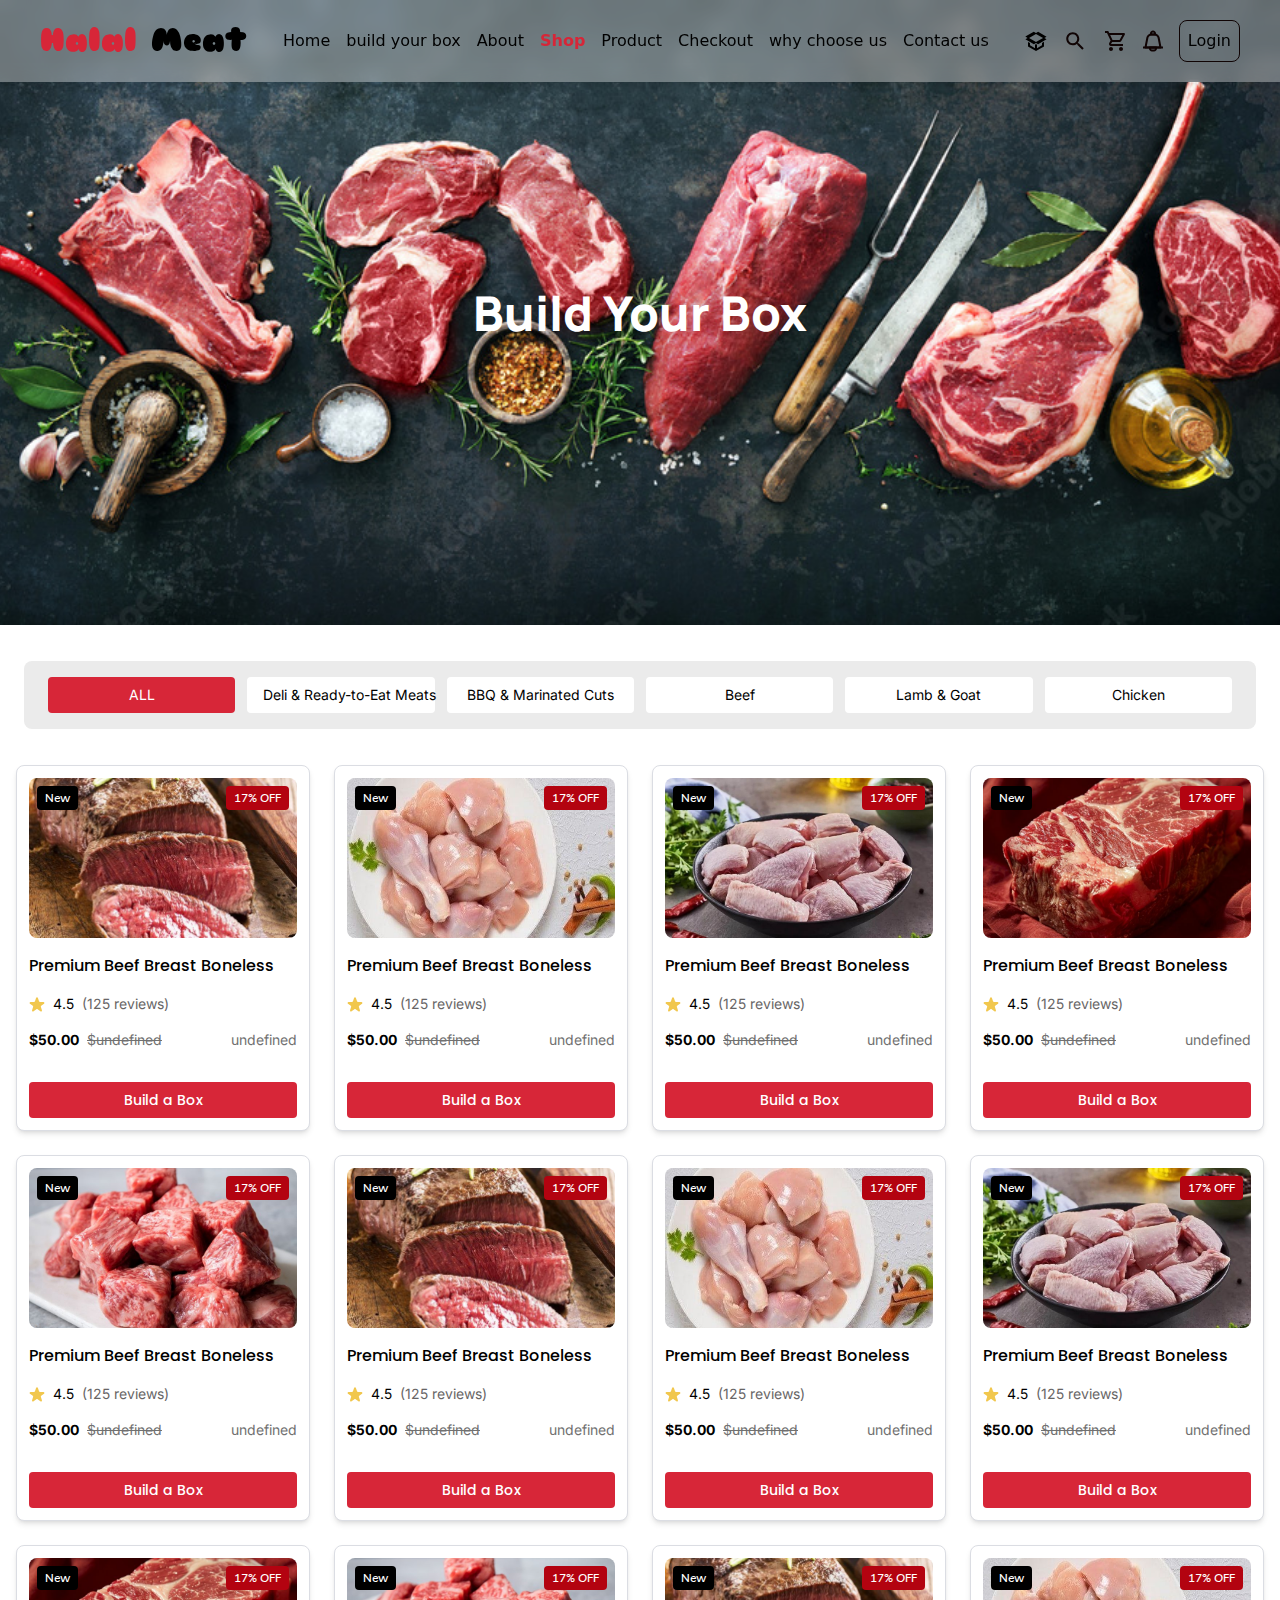
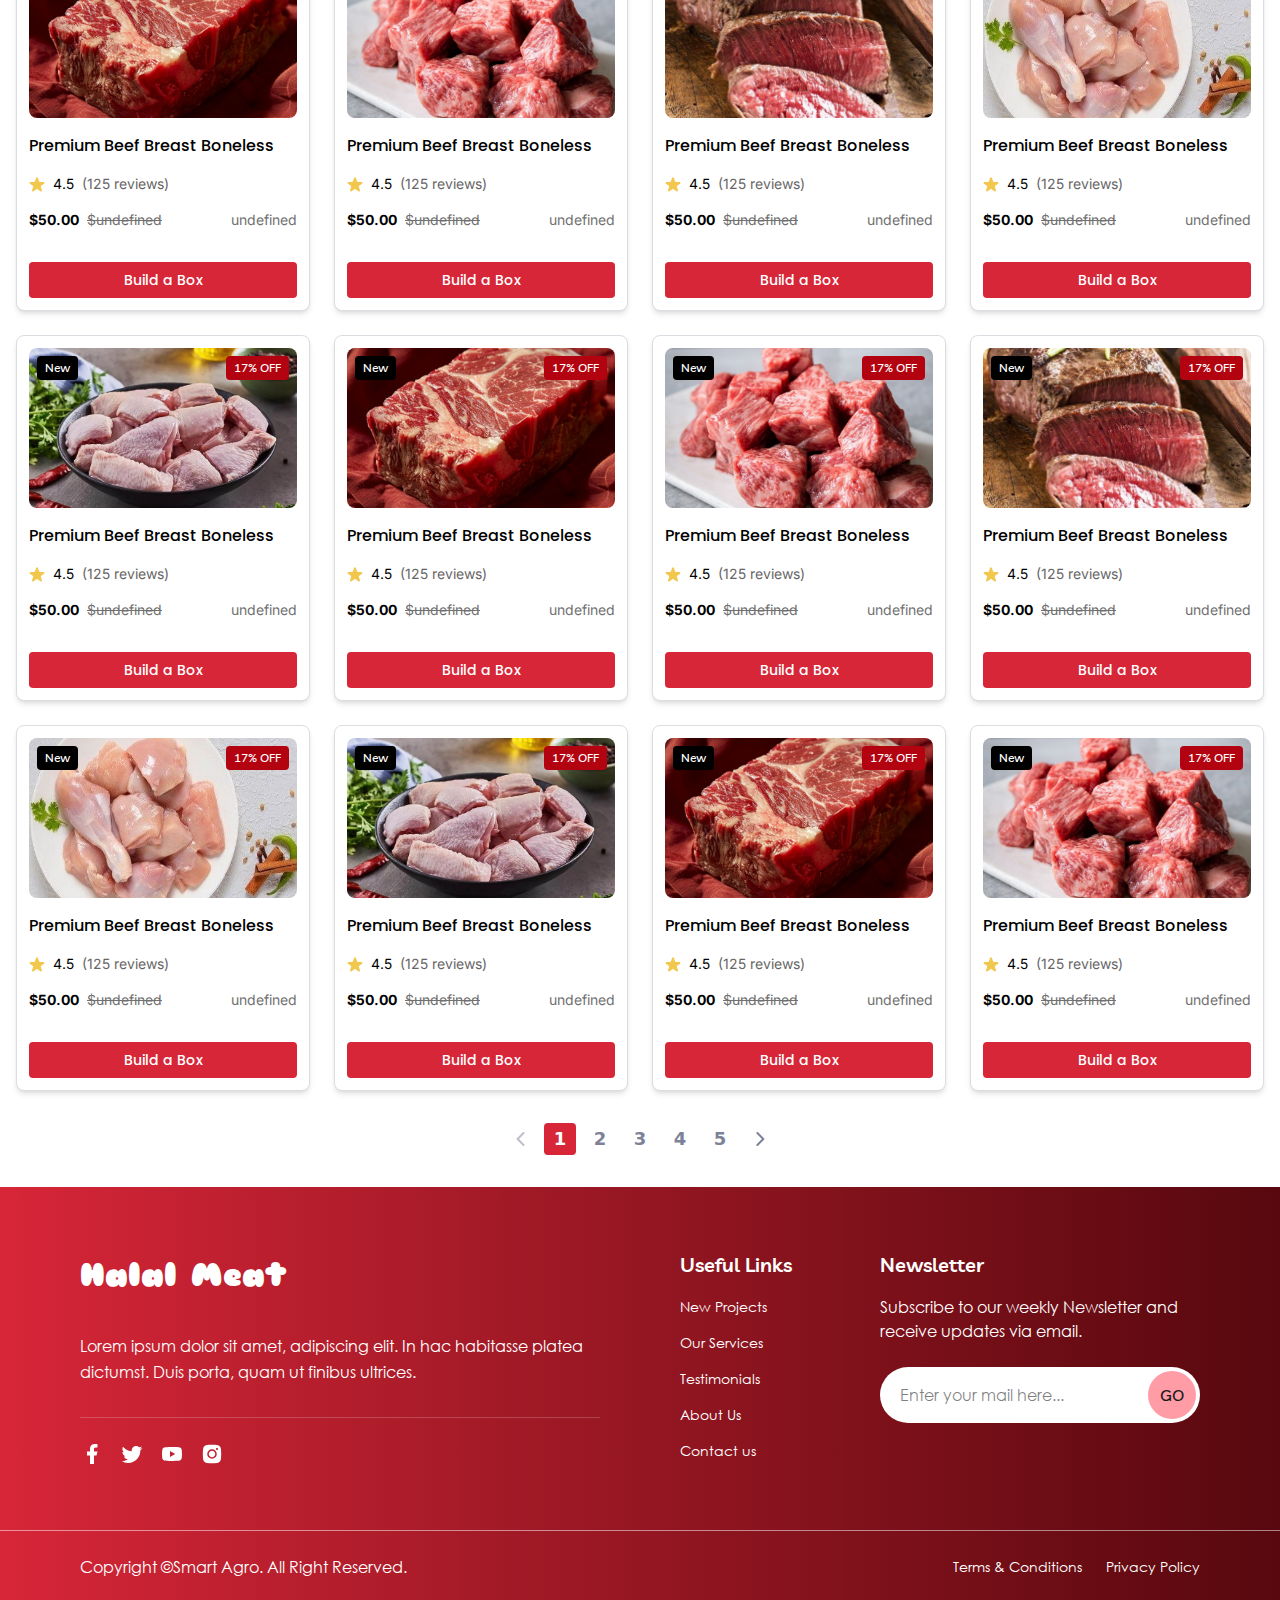
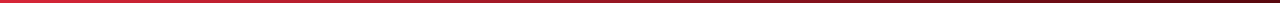
<file: src/shop.html>
<!DOCTYPE html>
<html lang="en">
<head>
    <meta charset="UTF-8">
    <meta name="viewport" content="width=device-width, initial-scale=1.0">
    <title>Shop</title>
    <link rel="stylesheet" href="./output.css">
    </head>
    
    <body>
        <!-- Header -->
        <header class="fixed top-0 left-0 right-0 z-50 bg-[#ffffff58] backdrop-blur-sm shadow-[0_4px_4px_#0000000D]">
            <div class="px-10 py-4">
                <div class="flex items-center justify-between">
                    <!-- Logo -->
                    <a href="./index.html" class="cursor-pointer">
                        <h1 class="font-extrabold text-lg lg:text-[32px] text-[#D72638] font-sniglet">
                            Halal <span class="text-black">Meat</span>
                        </h1>
                    </a>
    
                    <!-- Navigation -->
                    <nav id="mobile-menu" class="hidden xl:flex items-center space-x-4 2xl:space-x-8 font-medium text-base">
                        <a href="./index.html" class="text-black hover:text-[#D72638] transition-colors">Home</a>
                        <a href="./build-your-box.html" class="text-black hover:text-[#D72638] transition-colors">build your
                            box</a>
                        <a href="./about.html" class="text-black hover:text-[#D72638] transition-colors">About</a>
                        <a href="./shop.html" class="text-[#D72638] hover:text-[#D72638] transition-colors font-bold">Shop</a>
                        <a href="./product.html" class="text-black hover:text-[#D72638] transition-colors">Product</a>
                        <a href="./checkout.html" class="text-black hover:text-[#D72638] transition-colors">Checkout</a>
                        <a href="./why-choose-us.html" class="text-black hover:text-[#D72638] transition-colors">why choose
                            us</a>
                        <a href="./contact.html" class="text-black hover:text-[#D72638] transition-colors">Contact us</a>
                    </nav>
    
                    <div class="hidden xl:flex items-center justify-between gap-4 2xl:gap-8">
                        <a href="./build-your-box.html">
                            <svg width="22" height="20" viewBox="0 0 22 20" fill="none" xmlns="http://www.w3.org/2000/svg">
                                <path
                                    d="M18.9995 10.8413L19.0005 15.5003L11.0005 20.0003L3.00045 15.5003L2.99947 10.9183L4.99948 12.0873L5.00047 14.3303L10.0005 17.1423L9.99945 13.6723L11.0074 13.0541L11.9995 13.6643L12.0005 17.1423L17.0005 14.3293L16.9995 12.0093L18.9995 10.8413ZM8.75136 0.704102L10.9728 2.01613L11.0005 2.00029L11.0128 2.00713L13.1166 0.76532L21.5262 5.66699L19.4148 6.96313L21.5265 8.20968L13.0647 13.1512L11.0018 11.8841L8.87417 13.1918L0.412391 8.25027L2.5708 6.97513L0.341797 5.60582L8.75136 0.704102ZM18.0755 7.0003L10.9955 3.1063L4.05791 7.0003L10.9955 10.8943L18.0755 7.0003Z"
                                    fill="black" />
                            </svg>
                        </a>
                        <button>
                            <svg width="24" height="24" viewBox="0 0 24 24" fill="none" xmlns="http://www.w3.org/2000/svg">
                                <path
                                    d="M15.7549 14.2549H14.9649L14.6849 13.9849C15.6649 12.8449 16.2549 11.3649 16.2549 9.75488C16.2549 6.16488 13.3449 3.25488 9.75488 3.25488C6.16488 3.25488 3.25488 6.16488 3.25488 9.75488C3.25488 13.3449 6.16488 16.2549 9.75488 16.2549C11.3649 16.2549 12.8449 15.6649 13.9849 14.6849L14.2549 14.9649V15.7549L19.2549 20.7449L20.7449 19.2549L15.7549 14.2549ZM9.75488 14.2549C7.26488 14.2549 5.25488 12.2449 5.25488 9.75488C5.25488 7.26488 7.26488 5.25488 9.75488 5.25488C12.2449 5.25488 14.2549 7.26488 14.2549 9.75488C14.2549 12.2449 12.2449 14.2549 9.75488 14.2549Z"
                                    fill="#100404" />
                            </svg>
                        </button>
                        <a href="./cart.html">
                            <svg width="24" height="24" viewBox="0 0 24 24" fill="none" xmlns="http://www.w3.org/2000/svg">
                                <path
                                    d="M16.5461 13C17.2961 13 17.9561 12.59 18.2961 11.97L21.8761 5.48C22.2461 4.82 21.7661 4 21.0061 4H6.20609L5.26609 2H1.99609V4H3.99609L7.59609 11.59L6.24609 14.03C5.51609 15.37 6.47609 17 7.99609 17H19.9961V15H7.99609L9.09609 13H16.5461ZM7.15609 6H19.3061L16.5461 11H9.52609L7.15609 6ZM7.99609 18C6.89609 18 6.00609 18.9 6.00609 20C6.00609 21.1 6.89609 22 7.99609 22C9.09609 22 9.99609 21.1 9.99609 20C9.99609 18.9 9.09609 18 7.99609 18ZM17.9961 18C16.8961 18 16.0061 18.9 16.0061 20C16.0061 21.1 16.8961 22 17.9961 22C19.0961 22 19.9961 21.1 19.9961 20C19.9961 18.9 19.0961 18 17.9961 18Z"
                                    fill="#100404" />
                            </svg>
                        </a>
                        <a href="./notifications.html">
                            <svg width="20" height="22" viewBox="0 0 20 22" fill="none" xmlns="http://www.w3.org/2000/svg">
                                <path fill-rule="evenodd" clip-rule="evenodd"
                                    d="M3.39404 7.55577C3.84677 5.20157 5.90673 3.5 8.30407 3.5H11.6959C14.0933 3.5 16.1532 5.20156 16.606 7.55576L18.482 17.3112C18.5383 17.6041 18.461 17.9069 18.271 18.1368C18.081 18.3668 17.7983 18.5 17.5 18.5H2.50001C2.20171 18.5 1.91899 18.3668 1.72902 18.1368C1.53905 17.9069 1.46167 17.6041 1.518 17.3112L3.39404 7.55577ZM8.30407 5.5C6.86567 5.5 5.62969 6.52094 5.35805 7.93346L3.71064 16.5H16.2894L14.642 7.93346C14.3703 6.52094 13.1343 5.5 11.6959 5.5H8.30407Z"
                                    fill="#100404" />
                                <path fill-rule="evenodd" clip-rule="evenodd" d="M20 18.5H0V16.5H20V18.5Z" fill="#100404" />
                                <path fill-rule="evenodd" clip-rule="evenodd"
                                    d="M6 17.5C6 16.9477 6.44772 16.5 7 16.5H13C13.5523 16.5 14 16.9477 14 17.5V18.5C14 20.1569 12.6569 21.5 11 21.5H9C7.34315 21.5 6 20.1569 6 18.5V17.5ZM8 18.5C8 19.0523 8.44772 19.5 9 19.5H11C11.5523 19.5 12 19.0523 12 18.5H8Z"
                                    fill="#100404" />
                                <path fill-rule="evenodd" clip-rule="evenodd"
                                    d="M7 4.5C7 5.05228 7.44772 5.5 8 5.5H12C12.5523 5.5 13 5.05228 13 4.5V3.5C13 1.84315 11.6569 0.5 10 0.5C8.34315 0.5 7 1.84315 7 3.5V4.5ZM9 3.5C9 2.94772 9.44772 2.5 10 2.5C10.5523 2.5 11 2.94772 11 3.5H9Z"
                                    fill="#100404" />
                            </svg>
                        </a>
                        <a href="./login.html" class="border border-[#100404] text-black rounded-lg p-2">
                            Login
                        </a>
                    </div>
    
                    <!-- Mobile Menu Button -->
                    <button id="mobile-menu-button" class="xl:hidden text-white">
                        <svg class="w-6 h-6" fill="none" stroke="currentColor" viewBox="0 0 24 24">
                            <path stroke-linecap="round" stroke-linejoin="round" stroke-width="2"
                                d="M4 6h16M4 12h16M4 18h16">
                            </path>
                        </svg>
                    </button>
    
                    <nav id="mobile-menu-dropdown"
                        class="xl:hidden hidden gap-4 items-start space-x-8 font-medium text-base bg-black/70 backdrop-blur-md shadow-2xl border-t border-white/10 scrollbar-y-thin absolute top-full left-0 right-0 z-50 p-4 flex flex-col gap-4">
                        <a href="./index.html"
                            class="text-white hover:text-red-400 transition-all duration-300 font-bold py-3 px-6 rounded-lg hover:bg-white/10 w-full text-center">Home</a>
                        <a href="./build-your-box.html"
                            class="text-white hover:text-red-400 transition-all duration-300 py-3 px-6 rounded-lg hover:bg-white/10 w-full text-center">build
                            your box</a>
                        <a href="./about.html"
                            class="text-white hover:text-red-400 transition-all duration-300 py-3 px-6 rounded-lg hover:bg-white/10 w-full text-center">About</a>
                        <a href="./shop.html"
                            class="text-white hover:text-red-400 transition-all duration-300 py-3 px-6 rounded-lg hover:bg-white/10 w-full text-center">Shop</a>
                        <a href="./product.html"
                            class="text-white hover:text-red-400 transition-all duration-300 py-3 px-6 rounded-lg hover:bg-white/10 w-full text-center">Product</a>
                        <a href="./checkout.html"
                            class="text-white hover:text-red-400 transition-all duration-300 py-3 px-6 rounded-lg hover:bg-white/10 w-full text-center">Checkout</a>
                        <a href="./why-choose-us.html"
                            class="text-white hover:text-red-400 transition-all duration-300 py-3 px-6 rounded-lg hover:bg-white/10 w-full text-center">why
                            choose us</a>
                        <a href="./contact.html"
                            class="text-white hover:text-red-400 transition-all duration-300 py-3 px-6 rounded-lg hover:bg-white/10 w-full text-center">Contact
                            us</a>
                        <a href="./cart.html"
                            class="flex gap-3 items-center justify-center text-white hover:text-red-400 transition-all duration-300 py-3 px-6 rounded-lg hover:bg-white/10 w-full text-center">
                            <svg width="24" height="24" viewBox="0 0 24 24" fill="none" xmlns="http://www.w3.org/2000/svg">
                                <path
                                    d="M16.5461 13C17.2961 13 17.9561 12.59 18.2961 11.97L21.8761 5.48C22.2461 4.82 21.7661 4 21.0061 4H6.20609L5.26609 2H1.99609V4H3.99609L7.59609 11.59L6.24609 14.03C5.51609 15.37 6.47609 17 7.99609 17H19.9961V15H7.99609L9.09609 13H16.5461ZM7.15609 6H19.3061L16.5461 11H9.52609L7.15609 6ZM7.99609 18C6.89609 18 6.00609 18.9 6.00609 20C6.00609 21.1 6.89609 22 7.99609 22C9.09609 22 9.99609 21.1 9.99609 20C9.99609 18.9 9.09609 18 7.99609 18ZM17.9961 18C16.8961 18 16.0061 18.9 16.0061 20C16.0061 21.1 16.8961 22 17.9961 22C19.0961 22 19.9961 21.1 19.9961 20C19.9961 18.9 19.0961 18 17.9961 18Z"
                                    fill="#fff" />
                            </svg>
                            Cart
                        </a>
                        <a href="./notifications.html"
                            class="flex gap-3 items-center justify-center text-white hover:text-red-400 transition-all duration-300 py-3 px-6 rounded-lg hover:bg-white/10 w-full text-center">
                            <svg width="20" height="22" viewBox="0 0 20 22" fill="none" xmlns="http://www.w3.org/2000/svg">
                                <path fill-rule="evenodd" clip-rule="evenodd"
                                    d="M3.39404 7.55577C3.84677 5.20157 5.90673 3.5 8.30407 3.5H11.6959C14.0933 3.5 16.1532 5.20156 16.606 7.55576L18.482 17.3112C18.5383 17.6041 18.461 17.9069 18.271 18.1368C18.081 18.3668 17.7983 18.5 17.5 18.5H2.50001C2.20171 18.5 1.91899 18.3668 1.72902 18.1368C1.53905 17.9069 1.46167 17.6041 1.518 17.3112L3.39404 7.55577ZM8.30407 5.5C6.86567 5.5 5.62969 6.52094 5.35805 7.93346L3.71064 16.5H16.2894L14.642 7.93346C14.3703 6.52094 13.1343 5.5 11.6959 5.5H8.30407Z"
                                    fill="#fff" />
                                <path fill-rule="evenodd" clip-rule="evenodd" d="M20 18.5H0V16.5H20V18.5Z" fill="#fff" />
                                <path fill-rule="evenodd" clip-rule="evenodd"
                                    d="M6 17.5C6 16.9477 6.44772 16.5 7 16.5H13C13.5523 16.5 14 16.9477 14 17.5V18.5C14 20.1569 12.6569 21.5 11 21.5H9C7.34315 21.5 6 20.1569 6 18.5V17.5ZM8 18.5C8 19.0523 8.44772 19.5 9 19.5H11C11.5523 19.5 12 19.0523 12 18.5H8Z"
                                    fill="#fff" />
                                <path fill-rule="evenodd" clip-rule="evenodd"
                                    d="M7 4.5C7 5.05228 7.44772 5.5 8 5.5H12C12.5523 5.5 13 5.05228 13 4.5V3.5C13 1.84315 11.6569 0.5 10 0.5C8.34315 0.5 7 1.84315 7 3.5V4.5ZM9 3.5C9 2.94772 9.44772 2.5 10 2.5C10.5523 2.5 11 2.94772 11 3.5H9Z"
                                    fill="#fff" />
                            </svg>
                            Notifications
                        </a>
                        <a href="./login.html"
                            class="text-white hover:text-red-400 transition-all duration-300 py-3 px-6 rounded-lg hover:bg-white/10 w-full text-center">
                            Login
                        </a>
                    </nav>
                </div>
            </div>
        </header>
    
<!-- Hero Section -->
<section class="relative h-[400px] md:h-[625px] bg-no-repeat bg-cover w-full"
    style="background-image: url('./assets/images/AdobeStock.jpeg'); object-fit: cover;  width: full; background-position: top;">
    <!-- Dark Overlay -->
    <div class="absolute inset-0 bg-[#0000004D]"></div>

    <!-- Hero Content -->
    <div class="relative z-10 flex flex-col items-center justify-center h-full text-center px-6">
        <h1 class="text-white text-3xl md:text-5xl lg:text-8xl font-extrabold font-livvic leading-tight font-manrope">
            Build Your Box
        </h1>
    </div>
</section>

<!-- Category Filter -->
<section class="2xl:max-w-[1900px] mx-auto py-3 my-6 px-4 sm:px-6">
    <div class="bg-[#EBEBEB] px-3 sm:px-6 py-4 w-full rounded-lg">
        <!-- Mobile: Horizontal scroll -->
        <div class="block sm:hidden">
            <div class="flex flex-col overflow-x-auto space-x-3 pb-2 scrollbar-hide">
                <button
                    class="category-btn px-3 py-2 rounded whitespace-nowrap text-sm font-inter font-normal bg-[#D72638] text-white"
                    data-category="all">ALL</button>
                <button
                    class="category-btn px-3 py-2 rounded whitespace-nowrap text-sm font-inter font-normal bg-white text-black hover:bg-[#D72638] hover:text-white transition-colors"
                    data-category="cut-ready">Deli & Ready-to-Eat</button>
                <button
                    class="category-btn px-3 py-2 rounded whitespace-nowrap text-sm font-inter font-normal bg-white text-black hover:bg-[#D72638] hover:text-white transition-colors"
                    data-category="marinated">BBQ & Marinated</button>
                <button
                    class="category-btn px-3 py-2 rounded whitespace-nowrap text-sm font-inter font-normal bg-white text-black hover:bg-[#D72638] hover:text-white transition-colors"
                    data-category="beef">Beef</button>
                <button
                    class="category-btn px-3 py-2 rounded whitespace-nowrap text-sm font-inter font-normal bg-white text-black hover:bg-[#D72638] hover:text-white transition-colors"
                    data-category="lamb-goat">Lamb & Goat</button>
                <button
                    class="category-btn px-3 py-2 rounded whitespace-nowrap text-sm font-inter font-normal bg-white text-black hover:bg-[#D72638] hover:text-white transition-colors"
                    data-category="chicken">Chicken</button>
            </div>
        </div>

        <!-- Desktop: Grid layout -->
        <div class="hidden sm:block">
            <div class="grid grid-cols-2 md:grid-cols-3 lg:grid-cols-6 gap-3 text-sm font-inter font-normal">
                <button
                    class="category-btn px-4 py-2 rounded whitespace-nowrap bg-[#D72638] text-white hover:bg-[#B30310] transition-colors"
                    data-category="all">ALL</button>
                <button
                    class="category-btn px-4 py-2 rounded whitespace-nowrap bg-white text-black hover:bg-[#D72638] hover:text-white transition-colors"
                    data-category="cut-ready">Deli & Ready-to-Eat Meats</button>
                <button
                    class="category-btn px-4 py-2 rounded whitespace-nowrap bg-white text-black hover:bg-[#D72638] hover:text-white transition-colors"
                    data-category="marinated">BBQ & Marinated Cuts</button>
                <button
                    class="category-btn px-4 py-2 rounded whitespace-nowrap bg-white text-black hover:bg-[#D72638] hover:text-white transition-colors"
                    data-category="beef">Beef</button>
                <button
                    class="category-btn px-4 py-2 rounded whitespace-nowrap bg-white text-black hover:bg-[#D72638] hover:text-white transition-colors"
                    data-category="lamb-goat">Lamb & Goat</button>
                <button
                    class="category-btn px-4 py-2 rounded whitespace-nowrap bg-white text-black hover:bg-[#D72638] hover:text-white transition-colors"
                    data-category="chicken">Chicken</button>
            </div>
        </div>
    </div>
</section>

<!-- Products Grid -->
<section class="2xl:max-w-[1900px] mx-auto px-4 flex items-center justify-center">
    <div id="productsGrid"
        class="grid grid-cols-1 sm:grid-cols-2 md:grid-cols-3 lg:grid-cols-4 xl:grid-cols-4 2xl:grid-cols-5 gap-6 w-full">
        <!-- Products will be inserted here -->
    </div>
</section>

<!-- Pagination -->
<section class="py-8">
    <div class="max-w-7xl mx-auto px-4">
        <div class="flex justify-center space-x-2" id="pagination-container">
            <button id="prev-btn" class="w-8 h-8 flex items-center justify-center cursor-pointer transition-opacity">
                <svg width="9" height="14" viewBox="0 0 9 14" fill="none" xmlns="http://www.w3.org/2000/svg">
                    <path d="M7.5301 1.08008L1.6001 7.00008L7.5301 12.9201" stroke="#7E8299" stroke-width="2"
                        stroke-linecap="round" stroke-linejoin="round" />
                </svg>
            </button>

            <button id="page-1"
                class="w-8 h-8 bg-[#D72638] text-white rounded flex items-center justify-center cursor-pointer transition-all font-semibold text-lg">1</button>
            <button id="page-2"
                class="w-8 h-8 text-[#7E8299] rounded flex items-center justify-center hover:bg-[#D72638] hover:text-white cursor-pointer transition-all font-semibold text-lg">2</button>
            <button id="page-3"
                class="w-8 h-8 text-[#7E8299] rounded flex items-center justify-center hover:bg-[#D72638] hover:text-white cursor-pointer transition-all font-semibold text-lg">3</button>
            <button id="page-4"
                class="w-8 h-8 text-[#7E8299] rounded flex items-center justify-center hover:bg-[#D72638] hover:text-white cursor-pointer transition-all font-semibold text-lg">4</button>
            <button id="page-5"
                class="w-8 h-8 text-[#7E8299] rounded flex items-center justify-center hover:bg-[#D72638] hover:text-white cursor-pointer transition-all font-semibold text-lg">5</button>
            <button id="next-btn" class="w-8 h-8 flex items-center justify-center cursor-pointer transition-opacity">
                <svg width="9" height="14" viewBox="0 0 9 14" fill="none" xmlns="http://www.w3.org/2000/svg">
                    <path d="M1.37988 1.08008L7.30988 7.00008L1.37988 12.9201" stroke="#7E8299" stroke-width="2"
                        stroke-linecap="round" stroke-linejoin="round" />
                </svg>
            </button>
        </div>
    </div>
</section>

<!-- Footer -->
<footer class="bg-linear-to-r from-[#D72638] to-[#58080E] text-white">
    <!-- Main Footer Content -->
    <div class="px-6 md:px-12 lg:px-20 mx-auto py-16 text-center md:text-start  2xl:max-w-[1900px] mx-auto">
        <div class="grid grid-cols-1 md:grid-cols-3 lg:grid-cols-6 gap-8 lg:gap-20">
            <!-- Left Column - Halal Meat -->
            <div class="col-span-1 lg:col-span-3">
                <a href="./index.html" class="cursor-pointer">
                    <h1 class="font-extrabold text-lg lg:text-[32px] text-white font-sniglet">
                        Halal Meat</span>
                    </h1>
                </a>
                <p class="text-white font-normal text-base my-8 leading-relaxed font-century-gothic">
                    Lorem ipsum dolor sit amet, adipiscing elit. In hac habitasse platea dictumst. Duis porta, quam
                    ut finibus ultrices.
                </p>

                <div class="w-full bg-[#FFFFFF33] h-[1px]"></div>
                <!-- Social Media Icons -->
                <div class="flex space-x-4 mt-6 justify-center md:justify-start">
                    <a href="#">
                        <svg width="24" height="24" viewBox="0 0 24 24" fill="none" xmlns="http://www.w3.org/2000/svg">
                            <path
                                d="M14 13.5H16.5L17.5 9.5H14V7.5C14 6.47 14 5.5 16 5.5H17.5V2.14C17.174 2.097 15.943 2 14.643 2C11.928 2 10 3.657 10 6.7V9.5H7V13.5H10V22H14V13.5Z"
                                fill="white" />
                        </svg>
                    </a>
                    <a href="#">
                        <svg width="24" height="24" viewBox="0 0 24 24" fill="none" xmlns="http://www.w3.org/2000/svg">
                            <path
                                d="M22.46 6C21.69 6.35 20.86 6.58 20 6.69C20.88 6.16 21.56 5.32 21.88 4.31C21.05 4.81 20.13 5.16 19.16 5.36C18.37 4.5 17.26 4 16 4C13.65 4 11.73 5.92 11.73 8.29C11.73 8.63 11.77 8.96 11.84 9.27C8.28004 9.09 5.11004 7.38 3.00004 4.79C2.63004 5.42 2.42004 6.16 2.42004 6.94C2.42004 8.43 3.17004 9.75 4.33004 10.5C3.62004 10.5 2.96004 10.3 2.38004 10V10.03C2.38004 12.11 3.86004 13.85 5.82004 14.24C5.19077 14.4122 4.53013 14.4362 3.89004 14.31C4.16165 15.1625 4.69358 15.9084 5.41106 16.4429C6.12854 16.9775 6.99549 17.2737 7.89004 17.29C6.37367 18.4904 4.49404 19.1393 2.56004 19.13C2.22004 19.13 1.88004 19.11 1.54004 19.07C3.44004 20.29 5.70004 21 8.12004 21C16 21 20.33 14.46 20.33 8.79C20.33 8.6 20.33 8.42 20.32 8.23C21.16 7.63 21.88 6.87 22.46 6Z"
                                fill="white" />
                        </svg>
                    </a>
                    <a href="#">
                        <svg width="24" height="24" viewBox="0 0 24 24" fill="none" xmlns="http://www.w3.org/2000/svg">
                            <path
                                d="M10 15L15.19 12L10 9V15ZM21.56 7.17C21.69 7.64 21.78 8.27 21.84 9.07C21.91 9.87 21.94 10.56 21.94 11.16L22 12C22 14.19 21.84 15.8 21.56 16.83C21.31 17.73 20.73 18.31 19.83 18.56C19.36 18.69 18.5 18.78 17.18 18.84C15.88 18.91 14.69 18.94 13.59 18.94L12 19C7.81 19 5.2 18.84 4.17 18.56C3.27 18.31 2.69 17.73 2.44 16.83C2.31 16.36 2.22 15.73 2.16 14.93C2.09 14.13 2.06 13.44 2.06 12.84L2 12C2 9.81 2.16 8.2 2.44 7.17C2.69 6.27 3.27 5.69 4.17 5.44C4.64 5.31 5.5 5.22 6.82 5.16C8.12 5.09 9.31 5.06 10.41 5.06L12 5C16.19 5 18.8 5.16 19.83 5.44C20.73 5.69 21.31 6.27 21.56 7.17Z"
                                fill="white" />
                        </svg>
                    </a>
                    <a href="#">
                        <svg width="24" height="24" viewBox="0 0 24 24" fill="none" xmlns="http://www.w3.org/2000/svg">
                            <path
                                d="M12 8.75C11.138 8.75 10.3114 9.09241 9.7019 9.7019C9.09241 10.3114 8.75 11.138 8.75 12C8.75 12.862 9.09241 13.6886 9.7019 14.2981C10.3114 14.9076 11.138 15.25 12 15.25C12.862 15.25 13.6886 14.9076 14.2981 14.2981C14.9076 13.6886 15.25 12.862 15.25 12C15.25 11.138 14.9076 10.3114 14.2981 9.7019C13.6886 9.09241 12.862 8.75 12 8.75Z"
                                fill="white" />
                            <path fill-rule="evenodd" clip-rule="evenodd"
                                d="M6.76982 3.08194C10.2458 2.69664 13.7538 2.69664 17.2298 3.08194C19.1288 3.29394 20.6598 4.78894 20.8828 6.69494C21.295 10.2196 21.295 13.7803 20.8828 17.3049C20.6598 19.2109 19.1288 20.7059 17.2308 20.9189C13.7545 21.3043 10.2462 21.3043 6.76982 20.9189C4.87082 20.7059 3.33982 19.2109 3.11682 17.3059C2.70455 13.781 2.70455 10.2199 3.11682 6.69494C3.33982 4.78894 4.87082 3.29394 6.76982 3.08194ZM16.9998 5.99994C16.7346 5.99994 16.4802 6.1053 16.2927 6.29284C16.1052 6.48037 15.9998 6.73473 15.9998 6.99994C15.9998 7.26516 16.1052 7.51951 16.2927 7.70705C16.4802 7.89459 16.7346 7.99994 16.9998 7.99994C17.265 7.99994 17.5194 7.89459 17.7069 7.70705C17.8945 7.51951 17.9998 7.26516 17.9998 6.99994C17.9998 6.73473 17.8945 6.48037 17.7069 6.29284C17.5194 6.1053 17.265 5.99994 16.9998 5.99994ZM7.24982 11.9999C7.24982 10.7402 7.75027 9.53198 8.64106 8.64119C9.53186 7.75039 10.74 7.24994 11.9998 7.24994C13.2596 7.24994 14.4678 7.75039 15.3586 8.64119C16.2494 9.53198 16.7498 10.7402 16.7498 11.9999C16.7498 13.2597 16.2494 14.4679 15.3586 15.3587C14.4678 16.2495 13.2596 16.7499 11.9998 16.7499C10.74 16.7499 9.53186 16.2495 8.64106 15.3587C7.75027 14.4679 7.24982 13.2597 7.24982 11.9999Z"
                                fill="white" />
                        </svg>
                    </a>
                </div>
            </div>

            <!-- Middle Column - Useful Links -->
            <div class="col-span-1">
                <h3 class="text-xl font-semibold mb-4 font-livvic">Useful Links</h3>
                <ul class="space-y-3">
                    <li><a href="#"
                            class="text-white hover:text-white/60 font-normal text-sm font-century-gothic transition-colors">New
                            Projects</a></li>
                    <li><a href="#"
                            class="text-white hover:text-white/60 font-normal text-sm font-century-gothic transition-colors">Our
                            Services</a></li>
                    <li><a href="#"
                            class="text-white hover:text-white/60 font-normal text-sm font-century-gothic transition-colors">Testimonials</a>
                    </li>
                    <li><a href="#"
                            class="text-white hover:text-white/60 font-normal text-sm font-century-gothic transition-colors">About
                            Us</a></li>
                    <li><a href="#"
                            class="text-white hover:text-white/60 font-normal text-sm font-century-gothic transition-colors">Contact
                            us</a></li>
                </ul>
            </div>

            <!-- Right Column - Newsletter -->
            <div class="col-span-1 lg:col-span-2">
                <h3 class="text-xl font-semibold mb-4 font-livvic">Newsletter</h3>
                <p class="text-white mb-6 font-century-gothic font-normal text-base">
                    Subscribe to our weekly Newsletter and receive updates via email.
                </p>
                <!-- Newsletter Form -->
                <div
                    class="flex items-center w-full max-w-md bg-white p-1 bg-opacity-20 rounded-[50px] overflow-hidden focus-within:ring-2 focus-within:ring-white focus-within:ring-opacity-50">
                    <input type="email" placeholder="Enter your mail here..."
                        class="flex-1 px-4 py-3 font-normal text-base font-century-gothic bg-transparent text-[#00000080] placeholder-[#00000080] focus:outline-none" />
                    <button
                        class="bg-[#FF9CA6] text-[#1A1A1A] font-medium text-base font-livvic p-3 rounded-[50px] hover:bg-opacity-70 transition-colors whitespace-nowrap">
                        GO
                    </button>
                </div>

            </div>
        </div>
    </div>

    <!-- Bottom Footer Bar -->
    <div class="border-t border-[#FFFFFF80] border-opacity-20">
        <div class="container px-6 md:px-12 lg:px-20 mx-auto py-6">
            <div
                class="flex flex-col md:flex-row justify-center md:justify-between text-center md:text-start items-center space-y-4 md:space-y-0 text-base font-century-gothic font-normal">
                <div class="text-white hover:text-white/60 transition-colors">
                    Copyright ©Smart Agro. All Right Reserved.
                </div>
                <div class="flex space-x-6 text-sm">
                    <a href="#" class="text-white hover:text-white/60 transition-colors">Terms & Conditions</a>
                    <a href="#" class="text-white hover:text-white/60 transition-colors">Privacy Policy</a>
                </div>
            </div>
        </div>
    </div>
</footer>

<script src="./mobile-menu.js"></script>

<script>
    // Product data matching the meat theme
    const products = [
        {
            id: 1,
            name: "Premium Beef Breast Boneless",
            category: "cut-ready",
            image: "assets/images/product1.jpg",
            price: "50.00",
        },
        {
            id: 2,
            name: "Premium Beef Breast Boneless",
            category: "marinated",
            image: "assets/images/product2.jpg",
            price: "50.00",
        },
        {
            id: 3,
            name: "Premium Beef Breast Boneless",
            category: "beef",
            image: "assets/images/product3.jpg",
            price: "50.00",
        },
        {
            id: 4,
            name: "Premium Beef Breast Boneless",
            category: "lamb-goat",
            image: "assets/images/vibrant-studio-image.jpg",
            price: "50.00",
        },
        {
            id: 5,
            name: "Premium Beef Breast Boneless",
            category: "cut-ready",
            image: "assets/images/product5.jpg",
            price: "50.00",
        },
        {
            id: 6,
            name: "Premium Beef Breast Boneless",
            category: "marinated",
            image: "assets/images/product1.jpg",
            price: "50.00",
        },
        {
            id: 7,
            name: "Premium Beef Breast Boneless",
            category: "beef",
            image: "assets/images/product2.jpg",
            price: "50.00",
        },
        {
            id: 8,
            name: "Premium Beef Breast Boneless",
            category: "lamb-goat",
            image: "assets/images/product3.jpg",
            price: "50.00",
        },
        {
            id: 9,
            name: "Premium Beef Breast Boneless",
            category: "chicken",
            image: "assets/images/vibrant-studio-image.jpg",
            price: "50.00",
        },
        {
            id: 10,
            name: "Premium Beef Breast Boneless",
            category: "lamb-grind",
            image: "assets/images/product5.jpg",
            price: "50.00",
        },
        {
            id: 11,
            name: "Premium Beef Breast Boneless",
            category: "chicken",
            image: "assets/images/product1.jpg",
            price: "50.00",
        },
        {
            id: 12,
            name: "Premium Beef Breast Boneless",
            category: "lamb-grind",
            image: "assets/images/product2.jpg",
            price: "50.00",
        }
        ,
        {
            id: 13,
            name: "Premium Beef Breast Boneless",
            category: "lamb-grind",
            image: "assets/images/product3.jpg",
            price: "50.00",
        },
        {
            id: 14,
            name: "Premium Beef Breast Boneless",
            category: "lamb-grind",
            image: "assets/images/vibrant-studio-image.jpg",
            price: "50.00",
        },
        {
            id: 15,
            name: "Premium Beef Breast Boneless",
            category: "lamb-grind",
            image: "assets/images/product5.jpg",
            price: "50.00",
        },
        {
            id: 16,
            name: "Premium Beef Breast Boneless",
            category: "lamb-goat",
            image: "assets/images/product1.jpg",
            price: "50.00",
        },
        {
            id: 17,
            name: "Premium Beef Breast Boneless",
            category: "chicken",
            image: "assets/images/product2.jpg",
            price: "50.00",
        },
        {
            id: 18,
            name: "Premium Beef Breast Boneless",
            category: "lamb-grind",
            image: "assets/images/product3.jpg",
            price: "50.00",
        },
        {
            id: 19,
            name: "Premium Beef Breast Boneless",
            category: "lamb-grind",
            image: "assets/images/vibrant-studio-image.jpg",
            price: "50.00",
        },
        {
            id: 20,
            name: "Premium Beef Breast Boneless",
            category: "lamb-grind",
            image: "assets/images/product5.jpg",
            price: "50.00",
        },
        {
            id: 21,
            name: "Premium Beef Breast Boneless",
            category: "lamb-grind",
            image: "assets/images/product1.jpg",
            price: "50.00",
        },
        {
            id: 22,
            name: "Premium Beef Breast Boneless",
            category: "lamb-grind",
            image: "assets/images/product2.jpg",
            price: "50.00",
        },
        {
            id: 23,
            name: "Premium Beef Breast Boneless",
            category: "lamb-grind",
            image: "assets/images/product3.jpg",
            price: "50.00",
        },
        {
            id: 24,
            name: "Premium Beef Breast Boneless",
            category: "lamb-grind",
            image: "assets/images/vibrant-studio-image.jpg",
            price: "50.00",
        },
        {
            id: 25,
            name: "Premium Beef Breast Boneless",
            category: "lamb-grind",
            image: "assets/images/product5.jpg",
            price: "50.00",
        },
        {
            id: 26,
            name: "Premium Beef Breast Boneless",
            category: "lamb-grind",
            image: "assets/images/product1.jpg",
            price: "50.00",
        },
        {
            id: 27,
            name: "Premium Beef Breast Boneless",
            category: "lamb-grind",
            image: "assets/images/product2.jpg",
            price: "50.00",
        },
        {
            id: 28,
            name: "Premium Beef Breast Boneless",
            category: "lamb-grind",
            image: "assets/images/product3.jpg",
            price: "50.00",
        },
        {
            id: 29,
            name: "Premium Beef Breast Boneless",
            category: "lamb-grind",
            image: "assets/images/vibrant-studio-image.jpg",
            price: "50.00",
        },
        {
            id: 30,
            name: "Premium Beef Breast Boneless",
            category: "lamb-grind",
            image: "assets/images/product5.jpg",
            price: "50.00",
        }
    ];

    let filteredProducts = [...products];
    let currentCategory = 'all';
    let currentPage = 1;
    const productsPerPage = 20;

    // Create product card
    function createProductCard(product) {
        return `
              <div class="border border-[#DBDDE3] bg-white rounded-lg shadow-md overflow-hidden hover:shadow-lg transition-shadow p-3">
                    <div class="relative">
                        <img src="${product.image}" alt="${product.name}" class="w-full object-cover rounded-lg h-[160px]">
                        <div class="absolute top-2 left-2 bg-black text-white text-xs font-medium px-2 py-1 rounded font-livvic">
                            New
                        </div>
                        <div class="absolute top-2 right-2 bg-[#B30310] text-white text-xs font-medium px-2 py-1 rounded font-livvic">
                            17% OFF
                        </div>
                    </div>
                    <div class="space-y-4 mt-4">
                        <h3 class="font-medium text-base font-poppins">${product.name}</h3>
                        <div class="flex items-center">
                            <svg width="16" height="15" viewBox="0 0 16 15" fill="none" xmlns="http://www.w3.org/2000/svg">
                                <path d="M7.04894 0.92705C7.3483 0.00573921 8.6517 0.00573969 8.95106 0.92705L10.0206 4.21885C10.1545 4.63087 10.5385 4.90983 10.9717 4.90983H14.4329C15.4016 4.90983 15.8044 6.14945 15.0207 6.71885L12.2205 8.75329C11.87 9.00793 11.7234 9.4593 11.8572 9.87132L12.9268 13.1631C13.2261 14.0844 12.1717 14.8506 11.388 14.2812L8.58778 12.2467C8.2373 11.9921 7.7627 11.9921 7.41221 12.2467L4.61204 14.2812C3.82833 14.8506 2.77385 14.0844 3.0732 13.1631L4.14277 9.87132C4.27665 9.4593 4.12999 9.00793 3.7795 8.75329L0.979333 6.71885C0.195619 6.14945 0.598395 4.90983 1.56712 4.90983H5.02832C5.46154 4.90983 5.8455 4.63087 5.97937 4.21885L7.04894 0.92705Z" fill="#F1C74E"/>
                            </svg>
                            <div class="flex gap-2 mx-2 font-inter font-normal">
                                <span class="text-sm text-black">4.5 </span>
                                <span class="text-sm text-[#676565]">(125 reviews)</span>
                            </div>
                        </div>
                        <div class="flex items-center justify-between font-inter">
                            <div class="flex items-center gap-2">
                                <span class="font-bold text-sm">$${product.price}</span>
                                <span class="text-sm font-normal text-[#717171] line-through">$${product.originalPrice}</span>
                            </div>
                            <span class="text-sm font-normal text-[#717171]">${product.weight}</span>
                        </div>
                        <button onclick="addToCart(${product.id})" class="mt-4 w-full bg-[#D72638] text-white font-medium text-sm py-2 px-4 rounded hover:bg-red-700 transition-colors font-poppins">
                            Build a Box
                        </button>
                    </div>
                </div>
            `;
    }

    // Render products
    function renderProducts() {
        const productsGrid = document.getElementById('productsGrid');
        // Always show the same 12 products regardless of page
        const productsToShow = filteredProducts.slice(0, 20);
        productsGrid.innerHTML = productsToShow.map(createProductCard).join('');
        updatePagination();
    }

    // Filter products by category
    function filterProducts(category) {
        currentCategory = category;
        currentPage = 1; // Reset to first page when filtering

        // Update active button
        document.querySelectorAll('.category-btn').forEach(btn => {
            btn.classList.remove('active');
            if (btn.dataset.category === category) {
                btn.classList.add('active');
            }
        });

        // Filter products
        if (category === 'all') {
            filteredProducts = [...products];
        } else {
            filteredProducts = products.filter(product => product.category === category);
        }

        renderProducts();
    }

    // Update pagination buttons
    function updatePagination() {
        // Since we always show the same 12 products, we can have multiple pages
        const totalPages = 5; // Fixed number of pages

        // Update page number buttons
        for (let i = 1; i <= 5; i++) {
            const pageBtn = document.getElementById(`page-${i}`);
            // Always show all 5 buttons since we have 5 pages
            pageBtn.style.display = 'flex';
            if (i === currentPage) {
                pageBtn.className = 'w-8 h-8 bg-[#D72638] text-white rounded flex items-center justify-center cursor-pointer transition-all font-semibold text-lg';
            } else {
                pageBtn.className = 'w-8 h-8 text-[#7E8299] rounded flex items-center justify-center hover:bg-[#D72638] hover:text-white cursor-pointer transition-all font-semibold text-lg';
            }
        }

        // Update prev/next buttons
        const prevBtn = document.getElementById('prev-btn');
        const nextBtn = document.getElementById('next-btn');

        // Update prev button
        if (currentPage === 1) {
            prevBtn.style.opacity = '0.5';
            prevBtn.style.cursor = 'not-allowed';
            prevBtn.disabled = true;
        } else {
            prevBtn.style.opacity = '1';
            prevBtn.style.cursor = 'pointer';
            prevBtn.disabled = false;
        }

        // Update next button
        if (currentPage === totalPages) {
            nextBtn.style.opacity = '0.5';
            nextBtn.style.cursor = 'not-allowed';
            nextBtn.disabled = true;
        } else {
            nextBtn.style.opacity = '1';
            nextBtn.style.cursor = 'pointer';
            nextBtn.disabled = false;
        }
    }

    // Navigate to specific page
    function goToPage(page) {
        const totalPages = 5; // Fixed number of pages
        if (page >= 1 && page <= totalPages) {
            currentPage = page;
            renderProducts();
        }
    }

    // Event listeners
    document.querySelectorAll('.category-btn').forEach(btn => {
        btn.addEventListener('click', () => {
            const category = btn.dataset.category;
            filterProducts(category);
        });
    });

    // Pagination event listeners
    document.addEventListener('DOMContentLoaded', function () {
        // Prev button
        document.getElementById('prev-btn').addEventListener('click', () => {
            if (currentPage > 1) {
                goToPage(currentPage - 1);
            }
        });

        // Page number buttons
        for (let i = 1; i <= 5; i++) {
            document.getElementById(`page-${i}`).addEventListener('click', () => {
                const totalPages = 5; // Fixed number of pages
                if (i <= totalPages) {
                    goToPage(i);
                }
            });
        }

        // Next button
        document.getElementById('next-btn').addEventListener('click', () => {
            const totalPages = 5; // Fixed number of pages
            if (currentPage < totalPages) {
                goToPage(currentPage + 1);
            }
        });
    });

    // Initialize
    renderProducts();       
</script>
</body>

</html>
</file>
